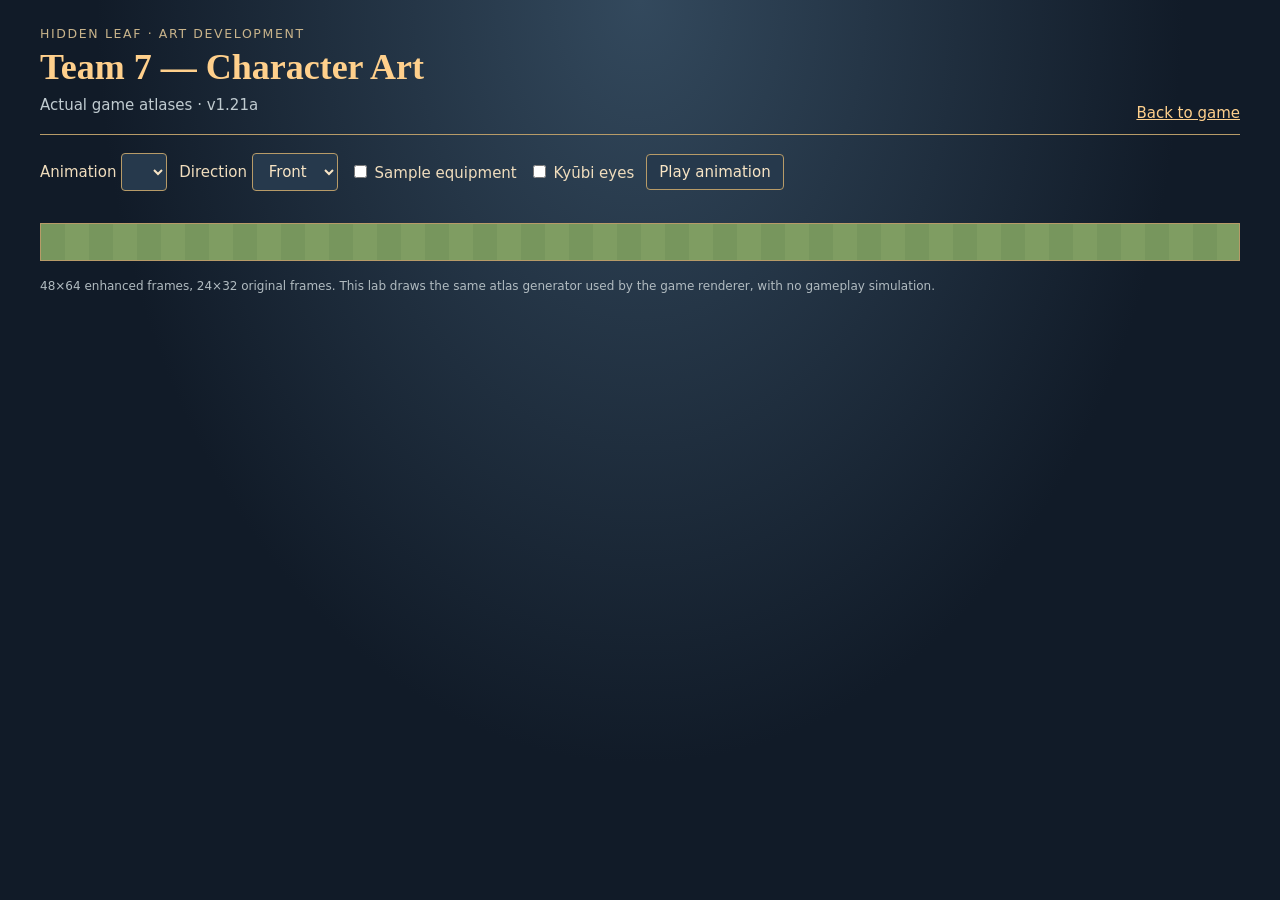
<file: character-art-lab.html>
<!doctype html><html lang="en"><meta charset="utf-8"><meta name="viewport" content="width=device-width,initial-scale=1"><title>Team 7 · Character Art Lab</title><style>
*{box-sizing:border-box}body{margin:0;background:radial-gradient(ellipse at 50% 0%,#33495d,#111b28 60%);color:#f0ddbd;font:15px system-ui;min-height:100vh;padding:24px}main{max-width:1200px;margin:auto}header{display:flex;align-items:end;justify-content:space-between;gap:10px;flex-wrap:wrap;border-bottom:1px solid #b79b68;padding-bottom:12px}h1{font:700 36px Georgia;margin:4px 0;color:#ffd08c}small{letter-spacing:.13em;color:#c9b48b}p{color:#c0cbd0;margin:8px 0}label,button,select{font:inherit}button,select{background:#26394c;color:#f8e5c5;border:1px solid #b79b68;padding:8px 12px;border-radius:4px}button{cursor:pointer}button:focus-visible,select:focus-visible{outline:2px solid #ffcc85}.controls{display:flex;flex-wrap:wrap;gap:12px;align-items:center;margin:18px 0}.roster{display:grid;grid-template-columns:repeat(4,minmax(0,1fr));gap:14px}article{min-width:0;border:1px solid #8d795b;background:linear-gradient(150deg,#273a4a,#172532);box-shadow:0 7px 16px #0004;padding:12px}h2{font:700 21px Georgia;margin:0;color:#ffe0a8}.role{font-size:12px;color:#c6b997;margin:4px 0 12px}.comparison{display:flex;gap:8px;justify-content:center;align-items:end}.comparison>div{flex:1;min-width:0;text-align:center}.comparison canvas{width:100%;max-width:144px;aspect-ratio:3/4;image-rendering:pixelated;display:block;margin:6px auto;background:linear-gradient(transparent 87%,#425f554f 87%);border-bottom:1px solid #a4a996}.comparison span{font-size:10px;letter-spacing:.1em;color:#e2cc9f}.portrait{display:flex;align-items:center;gap:10px;margin:12px 0 0;border-top:1px solid #677b80;padding-top:9px}.portrait canvas{width:72px;height:57px;image-rendering:pixelated;background:#172431;border:1px solid #85785b}.portrait div{font-size:12px;line-height:1.5}.ground{background:repeating-linear-gradient(90deg,#77965d 0 24px,#7f9d62 24px 48px);padding:18px 16px;border:1px solid #b79b68;margin-top:14px;display:flex;align-items:end;justify-content:space-around;gap:10px;flex-wrap:wrap}.ground>div{text-align:center;color:#172d28;font-weight:bold;font-size:12px}.ground canvas{display:block;margin:auto;width:48px;height:64px;image-rendering:pixelated;filter:drop-shadow(2px 3px 0 #345e3f66)}footer{font-size:12px;color:#b1bbc0;margin-top:18px}@media(max-width:840px){.roster{grid-template-columns:repeat(2,minmax(0,1fr))}}@media(max-width:420px){body{padding:12px}h1{font-size:27px}.roster{gap:8px}article{padding:8px}.portrait canvas{width:48px;height:38px}}@media(prefers-reduced-motion:reduce){*{scroll-behavior:auto}}
</style><main><header><div><small>HIDDEN LEAF · ART DEVELOPMENT</small><h1>Team 7 — Character Art</h1><p>Actual game atlases · v1.21a</p></div><a href="./index.html" style="color:#ffd08c">Back to game</a></header><div class="controls"><label>Animation <select id="anim"></select></label><label>Direction <select id="dir"><option value="0">Front</option><option value="1">Left</option><option value="2">Right</option><option value="3">Back</option></select></label><label><input type="checkbox" id="gear"> Sample equipment</label><label><input type="checkbox" id="kyubi"> Kyūbi eyes</label><button id="play" aria-pressed="false">Play animation</button></div><div class="roster" id="roster"></div><div class="ground" id="ground"></div><footer>48×64 enhanced frames, 24×32 original frames. This lab draws the same atlas generator used by the game renderer, with no gameplay simulation.</footer></main><script type="module">
import {makeActorSheet,makeEnhancedActorSheet,ANIMS,ACTOR_COLS} from './src/pixel-art.js';
const $=id=>document.getElementById(id),roster=[['player','Naruto','Shadow clones · Rasengan'],['sasuke','Sasuke','Sharingan · Chidori'],['sakura','Sakura','Medical ninjutsu · strength'],['npc','Kakashi','Copy ninja · Raikiri']];
const equipment={head:{color:'#e6d2a9',accent:'#5a3242'},torso:{color:'#536e8a',accent:'#a7bed0'},legs:{color:'#c6ad81'},feet:{color:'#e4c79b'},weapon:{color:'#d5e0dd',accent:'#3e5263'}};
for(const k of Object.keys(ANIMS)){const o=document.createElement('option');o.value=k;o.textContent=k;$('anim').append(o)}let playing=false,start=0;const views=roster.map(([kind,name,role])=>{const a=document.createElement('article');a.innerHTML=`<h2>${name}</h2><p class="role">${role}</p><div class="comparison"><div><canvas width="144" height="192"></canvas><span>ORIGINAL</span></div><div><canvas width="144" height="192"></canvas><span>ENHANCED</span></div></div><div class="portrait"><canvas width="96" height="76"></canvas><div>Portrait crop<br>Same sprite atlas</div></div>`;$('roster').append(a);const g=document.createElement('div');g.innerHTML=`<canvas width="48" height="64"></canvas>${name}`;$('ground').append(g);return {kind,canvases:[...a.querySelectorAll('canvas'),g.querySelector('canvas')]};});
function rebuild(){for(const v of views){const g=$('gear').checked?equipment:null,k=$('kyubi').checked&&v.kind==='player';v.old=makeActorSheet(v.kind,g,k);v.new=makeEnhancedActorSheet(v.kind,g,k);}draw(0);}
function draw(ms){const a=ANIMS[$('anim').value],f=a.start+(playing?Math.floor((ms-start)*a.fps/1000)%a.count:0),d=Number($('dir').value);for(const v of views){v.canvases.forEach((c,i)=>{const t=i===0?v.old:v.new,w=t.width/ACTOR_COLS,h=t.height/4,ctx=c.getContext('2d');ctx.clearRect(0,0,c.width,c.height);ctx.imageSmoothingEnabled=false;ctx.drawImage(t,i===2?0:f*w,i===2?0:d*h,w,i===2?h*19/32:h,0,0,c.width,c.height);});}}
for(const k of ['gear','kyubi'])$(k).onchange=rebuild;for(const k of ['anim','dir'])$(k).onchange=()=>{start=performance.now();draw(start)};$('play').onclick=()=>{playing=!playing;start=performance.now();$('play').textContent=playing?'Pause animation':'Play animation';$('play').setAttribute('aria-pressed',String(playing));draw(start);if(playing)requestAnimationFrame(loop);};function loop(t){if(!playing)return;draw(t);requestAnimationFrame(loop);}rebuild();window.labReady=true;
</script></html>
</file>
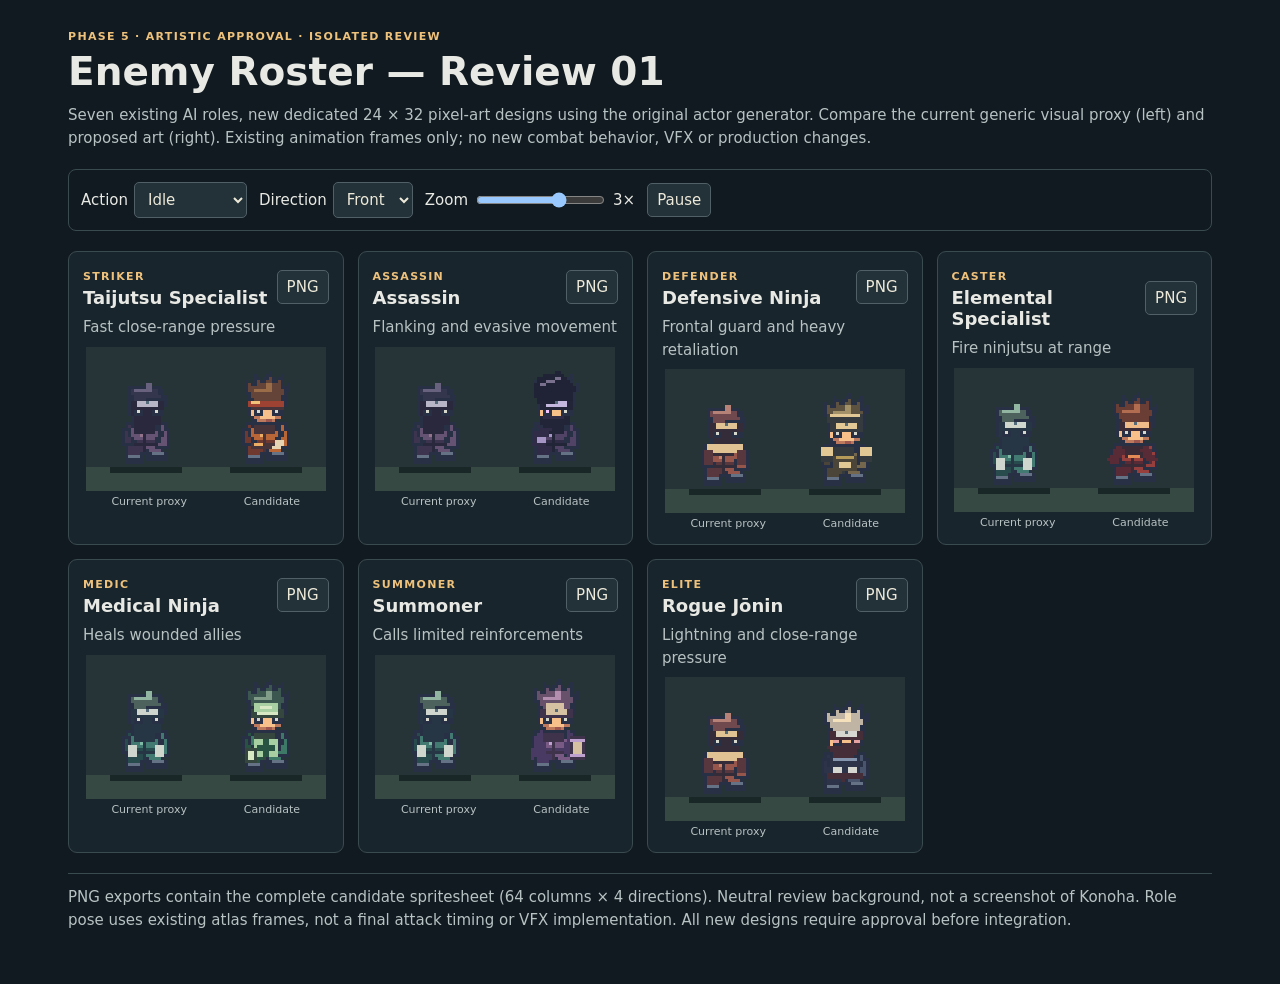
<file: enemy-review-phase5.html>
<!doctype html><html lang="en"><head><meta charset="utf-8"><meta name="viewport" content="width=device-width,initial-scale=1"><title>Shinobi Art Lab — Enemy Roster 01</title><style>:root{color-scheme:dark;--zoom:3}*{box-sizing:border-box}body{margin:0;background:#111a20;color:#e8e9e4;font:15px system-ui,sans-serif}main{max-width:1180px;margin:auto;padding:26px 18px 45px}h1{font-size:clamp(26px,4vw,39px);margin:5px 0 10px}small{color:#efc27c;letter-spacing:.12em;text-transform:uppercase;font-size:11px;font-weight:700}p{color:#b7c2c3;line-height:1.5;margin:8px 0}.controls{margin:20px 0;display:flex;gap:12px;flex-wrap:wrap;align-items:center;padding:12px;border:1px solid #3a4b50;border-radius:8px}.controls label{display:flex;gap:6px;align-items:center}button,select{font:inherit;background:#233239;color:#ede9d9;border:1px solid #506066;border-radius:5px;padding:7px 9px;cursor:pointer}#units{display:grid;grid-template-columns:repeat(auto-fit,minmax(270px,1fr));gap:14px}.unit{padding:14px;border:1px solid #3a4b50;border-radius:9px;background:#19252c;overflow:auto}.header{display:flex;justify-content:space-between;align-items:center;gap:8px}h2{font-size:18px;margin:3px 0 0}.unit canvas{display:block;margin:auto;image-rendering:pixelated;width:calc(80px * var(--zoom));height:calc(48px * var(--zoom));max-width:none}.labels{display:flex;justify-content:space-around;font-size:11px;color:#b7c2c3;margin-top:4px}.foot{border-top:1px solid #3a4b50;margin-top:20px;padding-top:12px}</style></head><body><main><small>Phase 5 · artistic approval · isolated review</small><h1>Enemy Roster — Review 01</h1><p>Seven existing AI roles, new dedicated 24 × 32 pixel-art designs using the original actor generator. Compare the current generic visual proxy (left) and proposed art (right). Existing animation frames only; no new combat behavior, VFX or production changes.</p><div class="controls"><label>Action <select id="action"><option value="idle">Idle</option><option value="walk">Walk</option><option value="run">Run</option><option value="attack">Attack</option><option value="signature">Role pose</option><option value="hit">Hit</option><option value="guard">Guard</option><option value="dash">Dash</option></select></label><label>Direction <select id="dir"><option value="0">Front</option><option value="1">Left</option><option value="2">Right</option><option value="3">Back</option></select></label><label>Zoom <input id="zoom" type="range" min="1" max="4" value="3"><span id="zlabel">3×</span></label><button id="pause">Pause</button></div><div id="units"></div><p class="foot">PNG exports contain the complete candidate spritesheet (64 columns × 4 directions). Neutral review background, not a screenshot of Konoha. Role pose uses existing atlas frames, not a final attack timing or VFX implementation. All new designs require approval before integration.</p></main><script>// Original, deterministic pixel sheets. All primitives rasterize on integer pixels;
// no generated image or third-party character assets are needed.
const ACTOR_W=24,ACTOR_H=32,ACTOR_COLS=64,DIRS=['down','left','right','up'];
const ANIMS={idle:{start:0,count:2,fps:3},walk:{start:2,count:4,fps:9},run:{start:6,count:4,fps:13},attack:{start:10,count:3,fps:14},hit:{start:13,count:1,fps:1},cast:{start:14,count:2,fps:9},kick:{start:16,count:3,fps:14},finish:{start:19,count:3,fps:12},thrust:{start:22,count:4,fps:12},release:{start:26,count:4,fps:12},seal:{start:30,count:4,fps:10},slam:{start:34,count:4,fps:12},rasengan:{start:38,count:6,fps:12},guard:{start:44,count:4,fps:8},charge:{start:48,count:4,fps:8},dash:{start:52,count:4,fps:24},brake:{start:56,count:2,fps:18},guardBreak:{start:58,count:2,fps:8},dashStrike:{start:60,count:4,fps:16}};
const FX_ROWS=['rasengan','clone','hit','dash','shuriken','wind','kunai','substitute','giant','water','ice','lightning','fire','heal','earth','focus','shockwave','sparks','slash','firetrail','dragon','wall','cracks','aura','storm','infernoOrb','infernoBurst','infernoEmber','infernoTrail','infernoGround'];
const FX_SIZE=32,FX_COLS=8;
const TECH_ART={
 naruto:{' ':{pose:'thrust',fx:'rasengan'},f:{pose:'release',fx:'wind'},l:{pose:'seal',fx:'clone'},g:{pose:'thrust',fx:'giant'}},
 sasuke:{' ':{pose:'thrust',fx:'lightning'},f:{pose:'release',fx:'fire'},l:{pose:'seal',fx:'focus'},g:{pose:'slam',fx:'storm'}},
 sakura:{' ':{pose:'slam',fx:'earth'},f:{pose:'slam',fx:'cracks'},l:{pose:'seal',fx:'heal'},g:{pose:'slam',fx:'cracks'}},
 kakashi:{' ':{pose:'thrust',fx:'lightning'},f:{pose:'release',fx:'dragon'},l:{pose:'seal',fx:'wall'},g:{pose:'slam',fx:'storm'}}
};
function artFor(character,key){return TECH_ART[character]?.[key]||null;}
const TREE_W=40,TREE_H=48;
const ink='#273044',skin='#f7c08a',skinShade='#bc795d',skinLight='#ffe0a8';
const PALETTES={
striker:{"hair":"#644438","hairLight":"#9a6d48","hairShade":"#372c30","shirt":"#b86538","shade":"#6f3930","light":"#ebac65","trim":"#47333a","metal":"#dfcead"},
assassin:{"hair":"#33314f","hairLight":"#79708e","hairShade":"#202235","shirt":"#514366","shade":"#302c47","light":"#a696c5","trim":"#222537","metal":"#c4b8de"},
defender:{"hair":"#5d5140","hairLight":"#a39169","hairShade":"#3e352c","shirt":"#75674d","shade":"#4a4538","light":"#b69a59","trim":"#343a3d","metal":"#e1c895"},
caster:{"hair":"#6a3e35","hairLight":"#b26c4f","hairShade":"#442b2c","shirt":"#963f3d","shade":"#582b36","light":"#e38b57","trim":"#3b2b36","metal":"#efbb89"},
medic:{"hair":"#3c5650","hairLight":"#819d8a","hairShade":"#293b39","shirt":"#3d7966","shade":"#285343","light":"#a7cfa2","trim":"#34463e","metal":"#d8e7c4"},
summoner:{"hair":"#68526b","hairLight":"#b48eaf","hairShade":"#3d354c","shirt":"#785a85","shade":"#493a63","light":"#bfa1cf","trim":"#3e334a","metal":"#d6c2a2"},
elite:{"hair":"#c0b4a4","hairLight":"#f4e0ba","hairShade":"#75696c","shirt":"#49556d","shade":"#2d344a","light":"#8595ad","trim":"#462e38","metal":"#d7d7d1"},
 jiraiya:{hair:'#dedfd7',hairLight:'#fff9ed',hairShade:'#8d9696',shirt:'#8d9b70',shade:'#515f4a',light:'#bec69d',trim:'#973d39',metal:'#dedcc7'},
 lee:{hair:'#27372f',hairLight:'#4e6654',hairShade:'#1a2826',shirt:'#5b9b52',shade:'#35633d',light:'#a5c675',trim:'#d08041',metal:'#d9d9c8'},
 neji:{hair:'#5f463f',hairLight:'#997466',hairShade:'#3c3031',shirt:'#e1d8bb',shade:'#9c9a86',light:'#f7ebcf',trim:'#63716b',metal:'#c7d4d8'},
 kimimaro:{hair:'#dcded5',hairLight:'#f9f5e9',hairShade:'#989b9b',shirt:'#d6d6ca',shade:'#90918e',light:'#f1ead7',trim:'#786389',metal:'#eee6d5'},
 orochimaru:{hair:'#262437',hairLight:'#4b465c',hairShade:'#171825',shirt:'#c9c6b8',shade:'#82798a',light:'#f0e5d0',trim:'#8a65a9',metal:'#dcd4d8'},
 gaara:{hair:'#aa4b42',hairLight:'#d47b62',hairShade:'#70383b',shirt:'#95624e',shade:'#65463e',light:'#c8a37b',trim:'#e1caa5',metal:'#c6c0ab'},
 sasuke:{hair:'#35384e',hairLight:'#777a9b',hairShade:'#23283b',shirt:'#465a8e',shade:'#303c67',light:'#8393bf',trim:'#e2dcca',metal:'#c3cbd7'},
 player:{hair:'#f4c848',hairLight:'#fff0a1',hairShade:'#bf8739',shirt:'#f58b36',shade:'#b94b30',light:'#ffb650',trim:'#26344c',metal:'#bacfd3'},
 npc:{hair:'#c4d3df',hairLight:'#f0f4f8',hairShade:'#8495ae',shirt:'#78935a',shade:'#475e46',light:'#a5ba76',trim:'#26344c',metal:'#c6d6dd'},
 enemy:{hair:'#34364d',hairLight:'#69627e',hairShade:'#262839',shirt:'#665272',shade:'#3d354f',light:'#93748a',trim:'#29283c',metal:'#b8b6c6'},
 thrower:{hair:'#4d625d',hairLight:'#91b5a1',hairShade:'#304840',shirt:'#427a71',shade:'#284b4d',light:'#7fbaa6',trim:'#263644',metal:'#ced6ce'},
 guard:{hair:'#70494f',hairLight:'#b68176',hairShade:'#422d3c',shirt:'#97564b',shade:'#58373f',light:'#c98468',trim:'#352c39',metal:'#e0c293'},
 sakura:{hair:'#df7b92',hairLight:'#ffc0bb',hairShade:'#ad536f',shirt:'#c64e5f',shade:'#86364b',light:'#e88b85',trim:'#57394d',metal:'#e9d4cf'},
 teuchi:{hair:'#e9dec2',hairLight:'#fff7e7',hairShade:'#b6a78e',shirt:'#e5d7b9',shade:'#99876e',light:'#f8efda',trim:'#695646',metal:'#ede1c5'},
 tenten:{hair:'#593e39',hairLight:'#a57b65',hairShade:'#3b2830',shirt:'#ddadad',shade:'#a66877',light:'#ffe1c9',trim:'#4d4453',metal:'#cfdae1'},
 iruka:{hair:'#684536',hairLight:'#a47853',hairShade:'#392e35',shirt:'#779768',shade:'#43594d',light:'#a1be8a',trim:'#354457',metal:'#c0d2d7'},
 kabuto:{hair:'#a8b7bd',hairLight:'#e1e8e6',hairShade:'#788491',shirt:'#75637d',shade:'#413b54',light:'#aa94af',trim:'#d5c8b0',metal:'#b7d6d7'},
 zabuza:{hair:'#313746',hairLight:'#6a7781',hairShade:'#222737',shirt:'#687e87',shade:'#384c5b',light:'#9eafb6',trim:'#344051',metal:'#d5dde0'},
 haku:{hair:'#272d3e',hairLight:'#67748a',hairShade:'#1d2434',shirt:'#6a9e8c',shade:'#385f60',light:'#a3cfb4',trim:'#6a455d',metal:'#e8e8dc'},
 shikamaru:{hair:'#34393b',hairLight:'#626966',hairShade:'#242a30',shirt:'#859673',shade:'#4a5c50',light:'#b1c09b',trim:'#343b45',metal:'#c4c9be'},
 clone:{hair:'#edc448',hairLight:'#fff0a1',hairShade:'#bf8739',shirt:'#f58b36',shade:'#b94b30',light:'#ffb650',trim:'#26344c',metal:'#bacfd3'}
};
function canvas(w,h){const c=document.createElement('canvas');c.width=w;c.height=h;return c;}
function cell(w,h){
 const c=canvas(w,h),ctx=c.getContext('2d');ctx.imageSmoothingEnabled=false;
 function rect(x,y,w,h,col){if(w<=0||h<=0)return;ctx.fillStyle=col;ctx.fillRect(Math.round(x),Math.round(y),Math.round(w),Math.round(h));}
 function poly(pts,col){const xs=pts.map(p=>p[0]),ys=pts.map(p=>p[1]);for(let y=Math.max(0,Math.floor(Math.min(...ys)));y<=Math.min(h-1,Math.ceil(Math.max(...ys)));y++)for(let x=Math.max(0,Math.floor(Math.min(...xs)));x<=Math.min(w-1,Math.ceil(Math.max(...xs)));x++){let inside=false;for(let i=0,j=pts.length-1;i<pts.length;j=i++){const a=pts[i],b=pts[j];if((a[1]>y+.5)!==(b[1]>y+.5)&&x+.5<(b[0]-a[0])*(y+.5-a[1])/(b[1]-a[1])+a[0])inside=!inside;}if(inside)rect(x,y,1,1,col);}}
 function ellipse(x,y,rx,ry,col){for(let yy=Math.floor(y-ry);yy<=Math.ceil(y+ry);yy++)for(let xx=Math.floor(x-rx);xx<=Math.ceil(x+rx);xx++)if(((xx+.5-x)/rx)**2+((yy+.5-y)/ry)**2<=1)rect(xx,yy,1,1,col);}
 function line(x,y,xx,yy,col,w=1){const n=Math.max(1,Math.ceil(Math.max(Math.abs(xx-x),Math.abs(yy-y))));for(let i=0;i<=n;i++)rect(Math.round(x+(xx-x)*i/n)-Math.floor(w/2),Math.round(y+(yy-y)*i/n)-Math.floor(w/2),w,w,col);}
 return {c,ctx,rect,poly,ellipse,line};
}
// Dedicated Shukaku chakra avatar; original procedural directional atlas.
function shukakuCell(dir,frame){
 const s=cell(24,32),{rect,poly,line,ellipse}=s,outline='#493e41',shade='#9a7048',sand='#d6b076',light='#f3d69b',mark='#4b485d',eye='#ffe76b',back=dir===3,side=dir===1||dir===2;
 const step=frame>=2&&frame<=9?[-1,0,1,0][(frame-2)%4]:0,cast=frame===14||frame===15||frame>=22,attack=frame>=10&&frame<=12||frame>=16&&frame<=21;
 poly([[5,21],[10,21],[10,28+step],[8,31],[2,31],[3,27]],outline);poly([[6,22],[9,23],[8,28+step],[3,29],[4,26]],sand);
 poly([[13,21],[18,21],[21,29-step],[21,31],[14,31],[12,27]],outline);poly([[14,22],[17,23],[19,28-step],[15,29]],sand);
 ellipse(12,18,8,10,outline);ellipse(12,18,7,9,sand);ellipse(11,16,5,6,light);
 const ay=cast?11:attack?16:23+step,by=cast?10:attack?14:23-step;
 line(7,14,3,ay,outline,7);line(7,14,3,ay,sand,5);line(17,14,20,by,outline,7);line(17,14,20,by,sand,5);
 for(let j=0;j<3;j++){rect(1+j*2,ay+2,1,2,light);rect(18+j*2,by+2,1,2,light);}
 poly([[4,12],[4,2],[9,6],[15,6],[20,2],[20,12],[17,16],[7,16]],outline);poly([[5,10],[5,4],[9,7],[15,7],[19,4],[19,11],[16,15],[8,15]],sand);poly([[6,5],[8,8],[6,9]],shade);poly([[18,5],[16,8],[18,9]],shade);
 if(!back){if(side){rect(dir===1?5:15,9,5,3,mark);rect(dir===1?6:16,10,3,1,eye);}else{rect(6,9,5,3,mark);rect(13,9,5,3,mark);rect(7,10,3,1,eye);rect(14,10,3,1,eye);}rect(10,12,4,2,outline);rect(8,14,8,1,mark);rect(10,14,1,1,light);rect(14,14,1,1,light);}else{line(8,9,16,9,mark,2);line(12,7,12,12,mark,1);}
 line(10,17,7,20,mark,2);line(7,20,11,23,mark,2);line(14,17,17,20,mark,2);line(17,20,13,23,mark,2);rect(11,24,3,2,mark);
 return s.c;
}
// White Serpent: dedicated coiled-body directional pixel art.
function whiteSerpentCell(dir,frame){
 const s=cell(24,32),{rect,poly,line,ellipse}=s,ink='#423b51',shade='#a6a1b6',white='#e4e0db',light='#fff5e6',purple='#82629c',eye='#f5d858',back=dir===3,side=dir===1||dir===2,attack=frame>=10&&frame<=12||frame>=16&&frame<=21,cast=frame===14||frame===15||frame>=22;
 const wig=frame>=2&&frame<=9?[-1,0,1,0][(frame-2)%4]:0,hx=side?(dir===1?9:15):12,hy=attack?7:cast?5:6+wig;
 ellipse(12,26,11,5,ink);ellipse(12,25,10,5,shade);ellipse(12,24,9,3,white);
 ellipse(12,21,9,5,ink);ellipse(12,20,8,5,white);ellipse(12,20,5,2,shade);
 line(10,24,16,18,ink,9);line(10,24,16,18,white,7);line(16,18,hx,hy+5,ink,10);line(16,18,hx,hy+5,white,8);line(hx-1,hy+6,14,18,light,2);
 for(let i=0;i<4;i++){line(11+i%2,17+i*2,16,18+i*2,purple,1);}
 poly([[hx-7,hy],[hx-4,hy-3],[hx+4,hy-3],[hx+7,hy],[hx+6,hy+6],[hx+3,hy+9],[hx-4,hy+9],[hx-7,hy+5]],ink);
 poly([[hx-6,hy],[hx-3,hy-2],[hx+3,hy-2],[hx+6,hy],[hx+5,hy+5],[hx+3,hy+8],[hx-3,hy+8],[hx-6,hy+4]],white);
 rect(hx-4,hy-1,8,1,light);if(!back){if(side){const ex=dir===1?hx-5:hx+2;rect(ex,hy+2,3,3,purple);rect(ex+1,hy+3,1,2,eye);}else{rect(hx-5,hy+2,4,3,purple);rect(hx+1,hy+2,4,3,purple);rect(hx-4,hy+3,2,1,eye);rect(hx+2,hy+3,2,1,eye);}rect(hx-3,hy+6,6,attack?3:1,ink);rect(hx-3,hy+6,1,2,light);rect(hx+2,hy+6,1,2,light);if(attack||cast)rect(hx,hy+8,1,3,'#be6884');}else line(hx-3,hy+2,hx+3,hy+5,purple,2);
 for(let i=0;i<4;i++)rect(4+i*4,28+(i%2),2,1,purple);
 return s.c;
}
function actorCell(kind,dir,frame,gear=null,kyubi=false){
 if(kind==='whiteSerpent')return whiteSerpentCell(dir,frame);
 if(kind==='shukaku')return shukakuCell(dir,frame);
 const extra=frame>=44?frame-44:-1;if(extra>=0)frame=[14,14,15,14,14,14,15,15,6,7,8,9,6,0,13,13,6,10,11,12][extra];
 const ras=frame>=38?frame-38:-1;if(ras>=0)frame=[14,14,14,7,12,0][ras];
 const special=frame>=22?Math.floor((frame-22)/4):-1,stage=frame>=22?(frame-22)%4:0;if(special>=0)frame=[14,14,15,14][stage];
 const sage=kind==='jiraiyaSage';if(sage)kind='jiraiya';const sasukeForm=kind==='sasukeSharingan'?1:kind==='sasukeMarked'?2:kind==='sasukeCursed'?3:kind==='sasukeInjured'?4:0;if(sasukeForm)kind='sasuke';const kimiForm=kind==='kimiMarked'?1:kind==='kimiCursed'?2:0;if(kimiForm)kind='kimimaro';const role=kind;const p=sasukeForm===3?{hair:'#56516d',hairLight:'#8782a2',hairShade:'#363247',shirt:'#847d91',shade:'#534f69',light:'#b0a7bd',trim:'#ddd9d7',metal:'#c8c7df'}:kimiForm===2?{hair:'#d6d6ce',hairLight:'#eee9df',hairShade:'#8b878d',shirt:'#8e7c74',shade:'#645956',light:'#b5a091',trim:'#554653',metal:'#f2eada'}:PALETTES[kind],s=cell(24,32),{rect,poly,line}=s;if(kind==='guard'||kind==='thrower')kind='enemy';
 const side=dir===1||dir===2,back=dir===3,run=frame>=6&&frame<=9,walk=frame>=2&&frame<=5,attack=frame>=10&&frame<=12||frame>=16,cast=frame===14||frame===15,kick=frame>=16&&frame<=18,finish=frame>=19;
 const f=walk?(frame-2):run?(frame-6):0,step=[-3,0,3,0][f],bob=(walk||run)&&f%2===1?1:frame===1?1:0;
 const phase=kick?frame-16:finish?frame-19:attack?frame-10:cast?frame-14:0;const lean=ras>=0&&kind==='player'?(side?[0,-1,0,3,2,0][ras]:0):side&&run?2:side&&attack?(phase===1?2:0):0;const hx=12+lean,hy=8+bob,bodyY=16+bob;
 // side frames are painted facing right, mirrored for left.
 function limb(x,y,xx,yy,c,w=4){line(x,y,xx,yy,ink,w+2);line(x,y,xx,yy,c,w);}
 if(side){
   limb(10,23,8-step,28,p.shade,3);rect(5-step,28,6,3,ink);rect(6-step,28,4,1,p.trim);
   limb(13,23,13+step,28,p.shirt,4);rect(11+step,28,6,3,ink);rect(12+step,28,4,1,'#657286');
   const ax=run?4:attack?[6,18,14][phase]:cast?15+phase:8-step,ay=run?20:attack?[20,17,21][phase]:cast?18:21;
   limb(10,bodyY+2,ax,ay,p.shade,3);
 }else{
   limb(9,23,8,28+(step>0?-1:0),p.shade,4);rect(5,28+(step>0?-1:0),6,3,ink);
   limb(14,23,15,28+(step<0?-1:0),p.shirt,4);rect(13,28+(step<0?-1:0),6,3,ink);
   rect(6,28+(step>0?-1:0),4,1,'#657286');rect(14,28+(step<0?-1:0),4,1,'#657286');
   limb(7,bodyY+2,run?5:attack?[8,4,6][phase]:6,run?18:22+(step>0?1:0),p.shade,3);
   limb(16,bodyY+2,run?19:attack?[15,21,18][phase]:17,run?18:cast?18-phase:22+(step<0?1:0),p.shirt,3);
 }
 // jacket silhouette, shoulder panels, zipper and belt.
 poly([[7+lean,bodyY],[16+lean,bodyY],[18,bodyY+4],[16,25],[8,25],[6,bodyY+4]],ink);
 poly([[8+lean,bodyY+1],[15+lean,bodyY+1],[16,bodyY+4],[15,24],[9,24],[7,bodyY+4]],p.shirt);
 rect(9,23,6,1,p.shade);rect(8+lean,bodyY+1,7,3,p.trim);
 if(kind==='npc'){rect(8,bodyY+4,4,5,p.shade);rect(13,bodyY+4,3,5,p.light);}
 else if(!back){rect(side?15:11,bodyY+4,1,6,p.trim);rect(side?14:10,bodyY+4,1,1,p.light);}
 else{rect(10,bodyY+4,4,4,'#a33337');rect(11,bodyY+5,2,2,p.light);}
 rect(8,24,8,1,p.trim);
 if(side){const x=run?4:attack?[8,21,17][phase]:cast?17+phase:16+step,y=run?22:attack?[18,16,21][phase]:cast?18-phase:22;limb(14+lean,bodyY+2,x,y,p.shirt,3);rect(x-1,y-1,3,3,skin);rect(x-1,y+1,3,1,skinShade);}
 else if(cast){rect(9,18,3,3,skin);rect(12,18,3,3,skin);rect(11,17,2,1,skinLight);}
 // Distinct combo poses, with the same palette and original 24×32 cell.
 if(kick&&phase===0){if(side){limb(13,23,18,20,p.shirt,4);rect(16,20,4,3,ink);}else{limb(14,23,17,22,p.shirt,4);rect(15,21,4,3,ink);}}if(kick&&phase===2){if(side){limb(13,23,17,25,p.shirt,4);rect(16,25,5,3,ink);}else{limb(14,23,17,27,p.shirt,4);rect(15,27,5,3,ink);}}if(kick&&phase===1){if(side){limb(13,23,22,19,p.shirt,4);rect(20,17,4,4,ink);rect(20,18,3,1,'#657286');}else{limb(14,23,19,back?18:26,p.shirt,4);rect(18,back?16:25,5,3,ink);}}
 if(finish&&phase===0){if(side){limb(11,18,5,15,p.shade,4);limb(15,18,8,13,p.shirt,4);rect(6,11,4,4,skin);}else{limb(8,19,4,22,p.shirt,4);limb(16,19,20,22,p.shirt,4);rect(2,20,4,4,skin);rect(18,20,4,4,skin);}}if(finish&&phase===2){if(side){limb(14,18,19,21,p.shirt,4);rect(18,20,4,4,skin);}else{limb(8,19,5,20,p.shirt,4);limb(16,19,19,20,p.shirt,4);}}if(finish&&phase===1){if(side){limb(11,18,21,13,p.shade,4);limb(15,18,22,15,p.shirt,4);rect(20,12,4,5,skin);}else{limb(8,19,5,13,p.shirt,4);limb(16,19,19,13,p.shirt,4);rect(3,11,4,4,skin);rect(18,11,4,4,skin);}}
 // rounded anime head, outline, shade and a readable face at tiny scale.
 poly([[hx-6,hy-3],[hx+4,hy-4],[hx+7,hy],[hx+6,hy+6],[hx+3,hy+9],[hx-4,hy+9],[hx-6,hy+5]],ink);
 poly([[hx-5,hy-2],[hx+4,hy-3],[hx+6,hy+1],[hx+5,hy+6],[hx+2,hy+8],[hx-3,hy+8],[hx-5,hy+5]],kind==='enemy'?p.trim:skin);
 if(!back&&kind!=='enemy'){rect(hx-4,hy+5,2,2,skinShade);rect(hx+3,hy+6,2,1,skinShade);rect(hx-3,hy+7,6,1,skinShade);}
 const hairPoints=kind==='enemy'?[[hx-6,hy-4],[hx+5,hy-4],[hx+7,hy],[hx+4,hy+2],[hx-5,hy+2]]:[[hx-7,hy-2],[hx-7,hy-6],[hx-4,hy-5],[hx-4,hy-8],[hx-1,hy-6],[hx+2,hy-9],[hx+3,hy-6],[hx+6,hy-8],[hx+6,hy-4],[hx+8,hy-5],[hx+7,hy+1],[hx+4,hy+3],[hx-5,hy+2]];
 poly(hairPoints,ink);
 poly(kind==='enemy'?[[hx-5,hy-3],[hx+4,hy-3],[hx+5,hy],[hx-4,hy+1]]:[[hx-6,hy-3],[hx-6,hy-5],[hx-3,hy-4],[hx-3,hy-6],[hx,hy-5],[hx+2,hy-7],[hx+3,hy-4],[hx+5,hy-6],[hx+5,hy-3],[hx+6,hy-3],[hx+5,hy+1],[hx-4,hy+1]],p.hair);
 rect(hx-4,hy-3,6,1,p.hairLight);rect(hx,hy-5,2,2,p.hairLight);
 if(back){rect(hx-5,hy+2,10,3,p.trim);rect(hx-1,hy+4,2,3,p.trim);rect(hx+1,hy+5,3,2,p.trim);rect(hx-4,hy+1,2,1,p.hairShade);}
 else{
   rect(hx-5,hy+1,11,3,p.trim);rect(side?hx+1:hx-3,hy+1,side?5:7,2,p.metal);rect(side?hx+3:hx,hy+1,1,1,'#536b79');
   if(side){rect(hx+2,hy+4,3,2,ink);rect(hx+3,hy+4,1,1,kind==='player'||kind==='clone'?(kyubi?'#ed3d43':'#61b8d7'):'#d6d8ce');}
   else{rect(hx-4,hy+4,3,2,ink);rect(hx+2,hy+4,3,2,ink);rect(hx-3,hy+4,1,1,kind==='player'||kind==='clone'?(kyubi?'#ed3d43':'#61b8d7'):'#d6d8ce');rect(hx+3,hy+4,1,1,kind==='player'||kind==='clone'?(kyubi?'#ed3d43':'#61b8d7'):'#d6d8ce');}
   if(kind==='npc'||kind==='enemy'){rect(hx-4,hy+6,9,3,p.trim);if(kind==='npc')rect(hx-4,hy+3,4,3,p.trim);}
   else{rect(hx-4,hy+6,2,1,skinShade);rect(hx+3,hy+6,2,1,skinShade);rect(hx,hy+7,2,1,'#9d574e');}
 }
 if(kyubi&&(role==='player'||role==='clone')&&!back){
 const dark='#482235',red='#ff344f',glow='#fff0d6',scar='#8b3944';
 if(side){
  rect(hx+1,hy+3,4,1,dark);rect(hx+1,hy+4,4,2,dark);
  rect(hx+2,hy+4,2,1,red);rect(hx+4,hy+4,1,1,glow);rect(hx+3,hy+5,1,1,red);
  rect(hx-2,hy+5,2,1,scar);rect(hx-1,hy+7,2,1,scar);
  rect(hx+2,hy+7,3,1,dark);rect(hx+3,hy+7,1,1,glow);
 }else{
  rect(hx-5,hy+3,3,1,dark);rect(hx+3,hy+3,3,1,dark);
  rect(hx-4,hy+4,4,2,dark);rect(hx+1,hy+4,4,2,dark);
  rect(hx-4,hy+4,1,1,glow);rect(hx-3,hy+4,2,1,red);rect(hx-2,hy+5,1,1,red);
  rect(hx+4,hy+4,1,1,glow);rect(hx+2,hy+4,2,1,red);rect(hx+2,hy+5,1,1,red);
  rect(hx-4,hy+6,2,1,scar);rect(hx+3,hy+6,2,1,scar);
  rect(hx-2,hy+7,4,1,dark);rect(hx-1,hy+7,1,1,glow);rect(hx+1,hy+7,1,1,glow);
 }
}
 if(role==='sakura'){rect(hx-6,hy-1,2,8,p.hairShade);rect(hx+5,hy-1,2,8,p.hair);rect(hx-5,hy-2,10,3,p.hair);rect(hx-2,hy-3,4,2,p.hairLight);}if(role==='teuchi'){rect(hx-6,hy-6,12,7,p.hair);rect(hx-7,hy-1,14,2,p.hairLight);rect(9,bodyY+3,7,7,'#f3ead8');}if(role==='tenten'){rect(hx-7,hy-7,4,5,p.hair);rect(hx+4,hy-7,4,5,p.hair);rect(hx-6,hy-6,2,2,p.hairLight);}if(role==='iruka'){rect(hx-1,hy-8,4,5,p.hair);if(!back)rect(hx-3,hy+6,7,1,'#a66c56');}
 if(role==='kabuto'){rect(hx-3,hy-7,6,4,p.hairLight);if(back){rect(hx-2,hy+3,4,9,p.hairShade);rect(hx-1,hy+3,2,8,p.hairLight);}else{if(side){rect(hx+1,hy+3,5,4,'#303748');rect(hx+2,hy+4,3,2,'#d4e7eb');}else{rect(hx-5,hy+3,4,4,'#303748');rect(hx+1,hy+3,4,4,'#303748');rect(hx-4,hy+4,2,2,'#d4e7eb');rect(hx+2,hy+4,2,2,'#d4e7eb');rect(hx-1,hy+4,2,1,'#303748');}}rect(7,bodyY+5,10,2,p.trim);if(attack||cast){rect(4,bodyY+4,3,6,'#8cebd2');rect(17,bodyY+4,3,6,'#8cebd2');}}
 if(role==='zabuza'){rect(hx-5,hy+5,11,5,'#d6d9cf');rect(hx-4,hy+6,9,1,'#87999c');line(side?17:19,8,side?21:21,25,'#344051',4);line(side?17:19,8,side?21:21,22,'#b5ced5',3);rect(19,25,3,4,'#795c50');}if(role==='haku'){if(!back){rect(hx-4,hy+1,8,9,'#e7e8dc');rect(hx-3,hy+3,2,1,'#554253');rect(hx+1,hy+3,2,1,'#554253');rect(hx-1,hy+6,2,2,'#b06b78');}rect(hx-6,hy,2,11,p.hair);rect(hx+5,hy,2,11,p.hairShade);}
 if(role==='shikamaru'){rect(hx-2,hy-8,4,5,p.hair);rect(hx-3,hy-7,6,2,p.hairShade);rect(hx-1,hy-9,2,2,p.hairLight);rect(9,bodyY+5,6,2,p.shade);}
 if(role==='guard'){rect(6,17,12,3,p.metal);rect(5,19,3,5,p.shade);rect(16,19,3,5,p.shade);}if(role==='thrower'){rect(6,22,3,4,p.metal);rect(15,22,3,4,p.metal);}
 if(role==='lee'){rect(hx-6,hy-5,12,6,p.hair);rect(hx-5,hy-4,10,1,p.hairLight);if(!back){rect(hx-4,hy+3,3,1,ink);rect(hx+2,hy+3,3,1,ink);}rect(7,25,3,3,p.trim);rect(14,25,3,3,p.trim);}
 if(role==='neji'){rect(hx-6,hy,2,12,p.hair);rect(hx+5,hy,2,12,p.hairShade);if(!back){rect(hx-3,hy+4,2,1,'#e7e6ea');rect(hx+3,hy+4,2,1,'#e7e6ea');}}
 if(role==='kimimaro'){rect(hx-6,hy-4,12,4,p.hair);rect(hx-7,hy-1,3,10,p.hairShade);rect(hx+5,hy-1,3,10,p.hair);rect(hx-6,hy-2,2,8,p.hairLight);if(!back){rect(hx-3,hy,2,1,'#a34d55');rect(hx+2,hy,2,1,'#a34d55');rect(hx-4,hy+3,2,1,'#66845a');rect(hx+2,hy+3,2,1,'#66845a');}rect(7,23,10,3,'#88719c');if(kimiForm===1){line(hx-5,hy+2,hx-2,hy+6,'#453747',2);line(9,17,13,22,'#453747',2);line(15,15,13,18,'#453747',2);}if(kimiForm===2){rect(hx-4,hy+1,8,6,'#987e76');if(!back){rect(hx-4,hy+3,3,1,'#e7ce6b');rect(hx+2,hy+3,3,1,'#e7ce6b');}for(let i=0;i<3;i++){poly([[4,13+i*3],[1,9+i*3],[6,15+i*3]],'#eae4d3');poly([[19,13+i*3],[23,9+i*3],[18,15+i*3]],'#eae4d3');}rect(8,18,8,4,'#9f887d');}if(attack||cast){line(16,19,22,13,'#eee5d3',kimiForm===2?3:2);rect(15,19,2,2,'#b6b5a5');}}
 if(role==='jiraiya'){poly([[hx-7,hy-4],[hx-9,hy+4],[hx-10,hy+14],[hx-6,hy+12],[hx-5,hy+4]],p.hairShade);poly([[hx+5,hy-4],[hx+8,hy+3],[hx+10,hy+14],[hx+5,hy+13],[hx+4,hy+3]],p.hair);line(hx-8,hy+3,hx-8,hy+11,p.hairLight,2);line(hx+6,hy+4,hx+7,hy+11,p.hairLight,2);rect(6+lean,bodyY+2,3,8,'#a84540');rect(15+lean,bodyY+2,3,8,'#a84540');rect(7,24,11,2,'#6e3436');if(!back){rect(hx-5,hy+1,11,3,'#b2b3a4');rect(hx-1,hy+1,3,2,'#544e43');line(hx-4,hy+6,hx-4,hy+9,'#b83c43',2);line(hx+4,hy+6,hx+4,hy+9,'#b83c43',2);if(sage){rect(hx-5,hy+3,4,3,'#b95142');rect(hx+2,hy+3,4,3,'#b95142');rect(hx-4,hy+4,3,1,'#e5c65c');rect(hx+2,hy+4,3,1,'#e5c65c');}}else{rect(8,17,8,7,'#b2443d');rect(11,18,2,4,'#e4d0a5');}}
 if(role==='orochimaru'){rect(hx-6,hy-4,12,4,p.hair);rect(hx-7,hy-1,3,13,p.hair);rect(hx+5,hy-1,3,13,p.hairShade);rect(hx-6,hy+1,2,10,p.hairLight);if(!back){rect(hx-4,hy+2,9,2,'#e9ddd8');rect(hx-4,hy+4,3,2,'#6b478f');rect(hx+2,hy+4,3,2,'#6b478f');rect(hx-3,hy+4,1,1,'#ead06b');rect(hx+3,hy+4,1,1,'#ead06b');rect(hx-1,hy+7,3,1,'#64475d');}rect(6,23,12,3,'#79559c');rect(9,24,6,3,'#a88ac7');if(attack){line(16,19,22,12,'#d7dce0',2);rect(16,19,2,3,'#514563');}}
 if(role==='gaara'){rect(5,17,4,10,'#bd9c68');rect(4,19,5,6,'#d0b58a');rect(5,16,3,2,'#8d6348');if(!back)rect(hx+3,hy-1,2,2,'#a74646');}
 if(role==='sasuke'){if(!back){rect(hx-5,hy-2,3,5,p.hair);rect(hx+4,hy-2,2,6,p.hairShade);rect(hx+3,hy+4,1,1,'#bc6a72');}else{rect(10,bodyY+4,4,2,'#b65a55');rect(11,bodyY+6,2,2,'#e9dfd1');}rect(8,24,8,2,'#c7c7d6');if(sasukeForm===3){rect(hx-4,hy+2,8,6,'#8e879f');if(!back){rect(hx-4,hy+4,3,1,'#e6dc7d');rect(hx+2,hy+4,3,1,'#e6dc7d');}poly([[4,16],[0,7],[5,11],[8,19]],'#716889');poly([[20,16],[24,7],[19,11],[16,19]],'#716889');}else if(sasukeForm===4){if(!back){line(hx-4,hy+5,hx-2,hy+7,'#93626b',1);line(hx+2,hy+3,hx+4,hy+5,'#a27173',1);rect(hx-2,hy+7,2,1,'#79505d');}poly([[8,17],[11,19],[9,21]],'#b99588');poly([[15,21],[13,23],[17,23]],'#7b6a77');rect(8,26,2,2,'#a49b9d');}else if(sasukeForm){if(!back){rect(hx-4,hy+4,2,1,'#c94450');rect(hx+2,hy+4,2,1,'#c94450');}if(sasukeForm===2){line(hx-4,hy+2,hx-1,hy+7,'#39303e',2);line(8,17,13,21,'#39303e',2);line(15,15,17,18,'#39303e',2);}}}
 if(gear&&['player','sasuke','sakura','npc'].includes(role)){
 const {head,torso,legs,feet,weapon,offhand,accessory}=gear;
 if(head){rect(hx-5,hy+1,11,3,head.accent);rect(side?hx+1:hx-3,hy+1,side?5:7,2,head.color);rect(hx+1,hy+1,1,1,'#ecf6eb');}
 if(torso){poly([[8+lean,bodyY+2],[15+lean,bodyY+2],[16,bodyY+5],[15,24],[9,24],[7,bodyY+5]],torso.color);rect(9,bodyY+5,3,3,torso.accent);rect(13,bodyY+5,2,3,torso.accent);rect(12,bodyY+3,1,5,ink);}
 if(legs){if(side){line(10,24,8-step,27,legs.color,2);line(13,24,13+step,27,legs.color,3);}else{rect(7,25,4,3,legs.color);rect(13,25,4,3,legs.color);}}
 if(feet){if(side){rect(6-step,28,4,2,feet.color);rect(12+step,28,4,2,feet.color);}else{rect(6,28+(step>0?-1:0),4,2,feet.color);rect(14,28+(step<0?-1:0),4,2,feet.color);}}
 if(weapon){const wx=side?(run?5:attack?[8,21,17][phase]:cast?17+phase:16+step):17,wy=side?(run?22:attack?[18,16,21][phase]:cast?18-phase:22):22;line(wx,wy,Math.min(23,wx+2),Math.max(1,wy-6),weapon.accent,3);line(wx,wy-1,Math.min(23,wx+2),Math.max(1,wy-6),weapon.color,1);}
 if(offhand){rect(side?8:5,bodyY+5,3,3,offhand.accent);rect(side?9:6,bodyY+5,2,2,offhand.color);}
 if(accessory){rect(11,bodyY+3,2,3,accessory.accent);rect(11,bodyY+4,2,2,accessory.color);}
 }
 // Phase 5 review candidate: role-specific silhouettes and equipment (presentation only).
 if(role==='striker'){
  rect(hx-6,hy+1,12,2,'#9e4234');rect(hx-5,hy+1,3,1,'#f2c179');
  rect(7,24,10,2,p.trim);rect(8,24,3,1,p.light);rect(15,bodyY+6,3,2,'#e5d3b4');rect(14,bodyY+8,3,1,'#e5d3b4');
 }else if(role==='assassin'){
  poly([[hx-7,hy-3],[hx-6,hy-7],[hx+2,hy-9],[hx+7,hy-4],[hx+6,hy+1],[hx-6,hy+2]],p.hairShade);
  line(hx-5,hy-5,hx+1,hy-7,p.hairLight);if(!back){rect(hx-5,hy+6,10,3,p.trim);rect(hx-4,hy+6,7,1,p.shade);rect(hx+(side?3:-3),hy+4,1,1,'#f2c3ff');}
  poly([[7,bodyY+2],[11,bodyY+2],[8,26],[4,25]],p.shade);rect(6,22,3,2,p.light);
 }else if(role==='defender'){
  rect(4,bodyY+1,4,5,p.trim);rect(4,bodyY+1,4,3,p.metal);rect(17,bodyY+1,4,5,p.trim);rect(17,bodyY+1,4,3,p.metal);
  rect(8,bodyY+4,8,5,p.shade);rect(9,bodyY+4,6,1,p.light);rect(10,bodyY+6,4,2,p.metal);
  rect(hx-6,hy-2,12,3,p.trim);rect(hx-5,hy-2,10,1,p.metal);
 }else if(role==='caster'){
  poly([[7,bodyY],[9,bodyY+3],[6,24],[3,23]],p.shade);poly([[16,bodyY],[14,bodyY+3],[17,24],[20,23]],p.shade);
  rect(9,bodyY+3,6,2,p.trim);rect(10,bodyY+4,4,1,p.light);if(!back)rect(hx+1,hy+1,4,2,p.metal);
 }else if(role==='medic'){
  rect(8,bodyY+3,8,6,p.light);rect(11,bodyY+3,2,6,p.shade);rect(9,bodyY+5,6,2,p.shade);rect(5,bodyY+6,4,5,p.trim);rect(6,bodyY+7,2,3,p.metal);
  rect(hx-4,hy-1,8,3,p.light);rect(hx-2,hy,4,1,p.metal);
 }else if(role==='summoner'){
  poly([[5,bodyY+2],[8,bodyY],[9,25],[4,27]],p.shade);poly([[16,bodyY],[19,bodyY+2],[20,27],[15,25]],p.shade);
  rect(17,bodyY+2,5,8,p.trim);rect(18,bodyY+3,3,6,p.metal);rect(17,bodyY+3,5,1,p.light);rect(17,bodyY+8,5,1,p.light);
  rect(hx-3,hy-1,6,2,p.metal);
 }else if(role==='elite'){
  rect(7,bodyY+2,10,6,p.shade);rect(8,bodyY+2,8,1,p.light);rect(8,bodyY+5,3,3,p.metal);rect(13,bodyY+5,3,3,p.metal);
  poly([[hx-6,hy+6],[hx+5,hy+5],[hx+4,hy+9],[hx-4,hy+9]],p.trim);if(!back){rect(hx-4,hy+4,2,1,'#e8a3a0');rect(hx+3,hy+4,2,1,'#e8a3a0');}
  rect(6,24,12,2,p.trim);
 }
 // Four additional pose families. Paint arms over torso, keeping equipment and the pixel silhouette.
 if(special>=0&&stage!==3){
  const sleeve=gear?.torso?.color||p.shirt,accent=gear?.offhand?.color||p.shade;
  if(special===0){ // wind-up, reach, follow-through
   const tx=side?[12,21,20][stage]:[12,12,13][stage],ty=side?[19,15,19][stage]:back?[18,11,14][stage]:[19,24,22][stage];
   limb(15,18,tx,ty,sleeve,3);rect(tx-1,ty-1,3,3,skin);rect(tx,ty-1,1,1,skinLight);limb(8,18,side?5:8,21,accent,2);
   if(stage===1){rect(5,29,6,2,ink);rect(16,28,6,3,ink);}
  }else if(special===1){ // throw / elemental release
   const x=side?[9,21,19][stage]:[11,19,17][stage],y=[13,15,19][stage];
   limb(15,18,x,y,sleeve,3);rect(x-1,y-1,3,3,skin);limb(8,18,side?7:5,stage===0?15:20,accent,2);
  }else if(special===2){ // hand seals and opening palms
   const spread=[2,4,7][stage],y=[19,16,15][stage];
   limb(8,18,12-spread,y,accent,3);limb(16,18,12+spread,y,sleeve,3);rect(11-spread,y-1,3,3,skin);rect(11+spread,y-1,3,3,skin);
  }else{ // raised fists, downward strike, braced recovery
   const x=side?[16,22,19][stage]:[17,13,16][stage],y=[10,26,23][stage];
   limb(15,18,x,y,sleeve,4);rect(x-1,y-1,3,4,skin);limb(8,18,stage===0?5:7,stage===0?11:23,accent,3);
   if(stage===1){rect(5,28,6,3,ink);rect(16,28,6,3,ink);}
  }
 }
 // Dedicated Rasengan key poses, keeping the existing head, silhouette and equipment.
 if(ras>=0&&role==='player'){
  const sleeve=gear?.torso?.color||p.shirt,shade=gear?.offhand?.color||p.shade,leg=gear?.legs?.color||p.shirt,shoe=gear?.feet?.color||p.trim;
  if(side){
   const hand=[[11,20],[9,18],[14,16],[21,15],[22,17],[17,21]][ras],other=[[14,19],[13,17],[16,16],[8,20],[6,22],[10,21]][ras];
   limb(8+lean,18,other[0],other[1],shade,3);rect(other[0]-1,other[1]-1,3,3,skin);
   limb(15+lean,18,hand[0],hand[1],sleeve,3);rect(hand[0]-1,hand[1]-1,3,3,skin);rect(hand[0],hand[1]-1,2,1,skinLight);
   if(ras===3||ras===4){limb(10,23,4,28,leg,3);rect(1,28,7,3,ink);rect(2,28,5,1,shoe);limb(15,23,19,27,leg,4);rect(17,28,6,3,ink);rect(18,28,4,1,shoe);}
  }else{
   const y=back?[20,18,15,10,12,21][ras]:[20,19,19,24,25,21][ras],x=back?[12,12,12,13,14,14][ras]:[12,11,12,13,14,16][ras];
   limb(8,18,ras<3?x-2:5,ras<3?y:22,shade,3);limb(16,18,x,y,sleeve,3);rect(x-1,y-1,3,3,skin);rect(x,y-1,2,1,skinLight);
   if(ras<3)rect(x-3,y-1,2,3,skin);
   if(ras===3||ras===4){limb(9,23,6,28,leg,4);limb(14,23,18,28,leg,4);rect(3,28,6,3,ink);rect(16,28,6,3,ink);rect(4,28,4,1,shoe);rect(17,28,4,1,shoe);}
  }
 }
 // New, direction-aware defensive and movement poses. All coordinates stay on the original pixel grid.
 if(extra>=0){
  const sleeve=gear?.torso?.color||p.shirt,shade=gear?.offhand?.color||p.shade,leg=gear?.legs?.color||p.shirt,shoe=gear?.feet?.color||p.trim;
  const arm=(x,y,xx,yy,col)=>{limb(x,y,xx,yy,col,3);rect(xx-1,yy-1,3,3,skin);rect(xx,yy-1,1,1,skinLight);};
  const foot=(x,y,xx,yy,col)=>{limb(x,y,xx,yy,col,3);rect(xx-2,yy,5,3,ink);rect(xx-1,yy,3,1,shoe);};
  if(extra<4){ // raise, brace, breathe and settle the forearm guard
   const q=extra===0?1:extra===2?1:0;
   if(side){arm(9,19,15,14+q,shade);arm(15,19,19,12+q,sleeve);foot(10,23,7,28,leg);foot(14,23,17,28,leg);}
   else{arm(7,19,10,13+q,shade);arm(16,19,14,13+q,sleeve);foot(9,23,7,28,leg);foot(14,23,17,28,leg);}
  }else if(extra<8){ // hand seal, focus, two breathing poses
   const q=extra-4,spread=q===0?4:q===2?2:1,yy=17+(q===2?1:0);
   arm(8,19,12-spread,yy,shade);arm(16,19,12+spread,yy,sleeve);
   if(q>0){rect(11,yy-2,2,4,skinLight);rect(10,yy+1,4,1,skinShade);}
   foot(9,23,7,28,leg);foot(14,23,17,28,leg);
  }else if(extra<12){ // lean into dash, alternate stride, trailing arms
   const q=extra-8,step=[-3,-1,3,1][q];
   if(side){arm(11,19,4+q%2,22,shade);arm(15,19,8+q%2,23,sleeve);foot(10,23,5-step,27,leg);foot(14,23,17+step,27,leg);}
   else{arm(7,19,4,23,shade);arm(16,19,20,23,sleeve);foot(9,23,7,27+(q%2),leg);foot(14,23,17,28-(q%2),leg);}
  }else if(extra<14){ // brake without extending the collision body
   const q=extra-12;if(side){arm(10,19,7,20,shade);arm(15,19,19-q*2,20,sleeve);foot(10,23,6,28,leg);foot(14,23,18-q*2,28,leg);}
   else{arm(8,19,5+q,20,shade);arm(16,19,19-q,20,sleeve);foot(9,23,6,28,leg);foot(14,23,18,28,leg);}
  }else if(extra<16){ // staggered guard break
   const q=extra-14;arm(8,19,4+q,23,shade);arm(16,19,20-q,23,sleeve);foot(9,23,6,28,leg);foot(14,23,18,28,leg);
  }else{ // dash strike: anticipation, contact, follow through, recovery
   const q=extra-16;
   if(side){arm(10,19,[5,8,7,9][q],[20,20,22,22][q],shade);arm(15,18,[10,21,20,16][q],[16,15,20,22][q],sleeve);foot(10,23,[4,3,7,8][q],28,leg);foot(14,23,[17,19,18,15][q],28,leg);}
   else{arm(8,19,[6,5,5,8][q],[18,19,21,22][q],shade);arm(16,18,[14,20,18,16][q],[16,back?10:23,20,22][q],sleeve);foot(9,23,6,28,leg);foot(14,23,18,28,leg);}
  }
 }
 if(frame===13){rect(2,10,2,2,'#ffe4bc');rect(20,13,2,2,'#ffe4bc');}
 if(dir===1){const out=cell(24,32);out.ctx.translate(24,0);out.ctx.scale(-1,1);out.ctx.drawImage(s.c,0,0);return out.c;}
 return s.c;
}
function makeActorSheet(kind,gear=null,kyubi=false){
 const c=canvas(ACTOR_W*ACTOR_COLS,ACTOR_H*4),ctx=c.getContext('2d');
 for(let d=0;d<4;d++)for(let f=0;f<ACTOR_COLS;f++){if(f>=44&&!['player','sasuke','sakura','npc','striker','assassin','defender','caster','medic','summoner','elite'].includes(kind)){const src=[14,14,15,14,14,14,15,15,6,7,8,9,6,0,13,13,6,10,11,12][f-44];ctx.drawImage(c,src*ACTOR_W,d*ACTOR_H,ACTOR_W,ACTOR_H,f*ACTOR_W,d*ACTOR_H,ACTOR_W,ACTOR_H);}else ctx.drawImage(actorCell(kind,d,f,gear,kyubi),f*ACTOR_W,d*ACTOR_H);}
 return c;
}
// High-speed, deliberately stretched silhouettes. 32x32, three frames per direction.
// Rasengan reference atlas: discrete pixel ribbons, not a blurred glow or HD character.
const RAS_SIZE=48,RAS_COLS=12,RAS_ROWS=6;
function rasenganPose(anim){const e=Math.max(0,anim.total-anim.left),w=anim.windup||.26;return e<w?Math.min(2,Math.floor(e/w*3)):3+Math.min(2,Math.floor((e-w)/Math.max(.001,anim.total-w)*3));}
function rasenganHand(dir,pose){const d=dir===1?-1:dir===2?1:0;return {x:d*[0,-.22,.12,.66,.74,.38][pose],y:[.96,1.08,1.22,1.27,1.13,.86][pose],z:dir===0?[.22,.3,.39,.7,.75,.32][pose]:dir===3?-[.2,.32,.44,.72,.65,.3][pose]:0};}
function makeRasenganSheet(purple=false){
 const atlas=canvas(RAS_SIZE*RAS_COLS,RAS_SIZE*RAS_ROWS),ctx=atlas.getContext('2d');ctx.imageSmoothingEnabled=false;
 const palette=purple?['#30134f','#5a258f','#9144d8','#c17aff','#ffffff','#ffffff']:['#17488d','#236db7','#329ed9','#80d8ff','#c7f4ff','#ffffff'];
 const ribbon=[[0,-13],[5,-12],[10,-9],[13,-4],[12,2],[8,7],[3,8],[-2,5],[-3,1],[0,-2],[4,-1]];
 const arc=[[0,-14],[6,-13],[11,-9],[14,-3],[14,3],[10,9],[4,13],[-3,14],[-10,10],[-14,3],[-13,-4],[-9,-10],[-4,-13]];
 for(let row=0;row<RAS_ROWS;row++)for(let f=0;f<12;f++){
  const c=cell(48,48),{rect,line,ellipse,poly}=c,q=f/11;
  function stroke(path,angle,sx,sy,ox,oy,col,w){const pts=path.map(([x,y])=>[ox+(x*Math.cos(angle)-y*Math.sin(angle))*sx,oy+(x*Math.sin(angle)+y*Math.cos(angle))*sy]);for(let i=1;i<pts.length;i++)line(...pts[i-1],...pts[i],col,w);}
  if(row===0){
   const size=14+Math.sin(f*Math.PI/6)*.65,cx=24,cy=24;ellipse(cx,cy,size+1,size+1,palette[0]);ellipse(cx,cy,size,size,palette[1]);ellipse(cx-1,cy-1,size*.87,size*.87,palette[2]);if(!purple){ellipse(cx-1,cy-1,size*.64,size*.64,palette[3]);ellipse(cx,cy,size*.35,size*.35,palette[4]);}
   for(let k=0;k<3;k++){const angle=f*.82+k*2.094;stroke(ribbon,angle,size/14,size/14,cx,cy,palette[1],3);stroke(ribbon,angle+.12,size/14,size/14,cx,cy,palette[4],2);stroke(ribbon.slice(2,8),angle+.12,size/14,size/14,cx,cy,palette[5],1);}
   ellipse(cx-1,cy,size*.23,size*.27,palette[5]);for(let k=0;k<5;k++){const ang=f*.6+k*1.26,r=size+3+(k%2)*2;line(cx+Math.cos(ang)*r,cy+Math.sin(ang)*r,cx+Math.cos(ang+.15)*r,cy+Math.sin(ang+.15)*r,purple?palette[3]:palette[5],1);}
  }else if(row===1){
   // Forward burst. Bright, compact contact flash gives way to torn cyan ribbons.
   const r=4+q*16,cy=24,cx=18+q*5;
   if(f<5){const s=1+f*.85;poly([[cx-s*4,cy],[cx-s,cy-s],[cx,cy-s*4],[cx+s,cy-s],[cx+s*5,cy],[cx+s,cy+s],[cx,cy+s*4],[cx-s,cy+s]],palette[3]);ellipse(cx,cy,s*1.9,s*1.6,palette[5]);}
   for(let k=0;k<3;k++){const ang=f*.26+k*2.094;const section=arc.slice(k,Math.max(k+2,11-Math.floor(q*5)));stroke(section,ang,r/14,r*.78/14,cx,cy,palette[0],f<6?4:2);stroke(section,ang+.04,r/14,r*.78/14,cx,cy,palette[f<7?3:2],f<6?2:1);if(f<8)stroke(section.slice(1,5),ang+.05,r/14,r*.78/14,cx,cy,palette[5],1);}
   for(let k=0;k<8;k++){const angle=(k-3.5)*.38+f*.04,len=4+(k%3)*3,rr=6+q*14;const x=cx+Math.cos(angle)*rr,y=cy+Math.sin(angle)*rr;line(x-len*(1-q*.65),y-Math.sin(angle)*len,x,y,palette[k%3===0?5:3],f<4?2:1);}
  }else if(row===2){
   const r=4+q*17;for(let k=0;k<4;k++){const seg=arc.slice(k*2,k*2+5);stroke(seg,k*1.57+q*.5,r/14,r*.42/14,24,28,palette[2],2);if(f<9)stroke(seg,k*1.57+q*.5,r/14,r*.42/14,24,27,palette[4],1);}
   for(let k=0;k<7;k++){const ang=k*2.4,rr=4+q*17,x=24+Math.cos(ang)*rr,y=28+Math.sin(ang)*rr*.4-q*4;rect(x,y,2,1,k%2?'#c9c1a4':'#92bed1');}
  }else if(row===3){
   // Orbiting torn ribbons, with bright tips and a dark blue pixel outline.
   for(let k=0;k<4;k++){const angle=f*.61+k*1.57;const path=arc.slice(k, k+5);stroke(path,angle,1.28,1.18,24,24,palette[0],4);stroke(path,angle+.04,1.28,1.18,24,24,purple?palette[3]:palette[4],2);stroke(path.slice(1,4),angle+.04,1.28,1.18,24,24,palette[5],purple?1:2);}
  }else if(row===4){
   for(let k=0;k<10;k++){const angle=k*2.399+f*.41,rad=14+(k%4)*2.2,x=24+Math.cos(angle)*rad,y=24+Math.sin(angle)*rad;line(x,y,x+Math.cos(angle+.8)*4,y+Math.sin(angle+.8)*4,palette[k%3===0?5:3],k%3===0?2:1);rect(x-1,y-1,1,1,palette[4]);}
  }else{
   // Directional streaming tails pointing opposite the carry direction.
   for(let k=0;k<7;k++){const y=10+k*4+Math.sin(f*.9+k)*3,x=34+(k%3)*3,len=13+(k%4)*4;poly([[x,y],[x-len*.6,y-2],[x-len,y+1],[x-3,y+3]],palette[0]);line(x-len,y+1,x-2,y,palette[3],2);line(x-len*.55,y,x,y,palette[5],1);}
  }
  ctx.drawImage(c.c,f*48,row*48);
 }
 return atlas;
}
function makeSmearSheet(){
 const c=canvas(32*3,32*4),ctx=c.getContext('2d');
 for(let d=0;d<4;d++)for(let f=0;f<3;f++){
   const s=cell(32,32),{poly,line,rect}=s;
   poly([[1,19],[9,14],[4,10],[21,12],[28,9],[31,14],[27,20],[31,24],[17,26],[2,25],[12,21]],'#343450');
   poly([[2,20],[16,15],[9,12],[23,13],[29,12],[27,18],[21,20],[29,23],[17,24]],f===0?'#bc553c':f===1?'#f48a37':'#ffd079');
   line(3,15,19,15,'#f9bd61',2);line(1,23,18,23,'#ffd98a');rect(23,11,5,3,'#f7d56a');rect(25,15,3,2,'#dbe7ee');
   s.ctx.save();s.ctx.globalAlpha=.8;s.ctx.drawImage(actorCell('player',d===1?2:d,6+f),8,0);s.ctx.restore();
   ctx.save();ctx.translate(f*32+(d===1?32:0),d*32);if(d===1)ctx.scale(-1,1);ctx.drawImage(s.c,0,0);ctx.restore();
 }
 return c;
}
function makeFXSheet(){
 const c=canvas(32*8,32*FX_ROWS.length),ctx=c.getContext('2d');
 for(let row=0;row<FX_ROWS.length;row++)for(let f=0;f<8;f++){
   const s=cell(32,32),{ellipse,line,rect,poly}=s,t=f/7,angle=f*.77;
   if(row===0){
     const r=4+Math.sin(t*Math.PI)*10;
     ellipse(16,16,r,r,'#145aa4');ellipse(16,16,r-2,r-2,'#32a9e3');ellipse(16,16,Math.max(2,r*.62),Math.max(2,r*.62),'#8eefff');ellipse(16,16,Math.max(1,r*.31),Math.max(1,r*.31),'#f5ffff');
     for(let k=0;k<3;k++)for(let j=0;j<11;j++){const a=angle+k*2.094+j*.16,rr=r*.88+j*.12;rect(16+Math.cos(a)*rr,16+Math.sin(a)*rr,2,1,j%3===0?'#ffffff':'#b7f7ff');}
     for(let k=0;k<7;k++){const a=angle+k*.9,rr=r+2+(k%3);rect(16+Math.cos(a)*rr,16+Math.sin(a)*rr,1+(k%2),1,'#8ce8ff');}
   }else if(row===1){
     const radius=3+10*t;
     for(let k=0;k<8;k++){const a=k*Math.PI/4+.12*f,x=16+Math.cos(a)*radius*.65,y=18+Math.sin(a)*radius*.62,rr=Math.max(2,6-f*.45);ellipse(x,y,rr,rr*.8,'#798fa6');ellipse(x,y-1,rr-1,rr*.6,'#e3edf1');}
     if(f<4){ellipse(16,17,6,5,'#f5f5dd');line(5,22,27,22,'#b5d6dc');}
   }else if(row===2){
     const r=5+f*1.5;for(let k=0;k<8;k++){const a=k*Math.PI/4+.1;line(16+Math.cos(a)*r*.3,16+Math.sin(a)*r*.3,16+Math.cos(a)*r,16+Math.sin(a)*r,k%2?'#ed703e':'#ffd677',f<3?3:1);}
     if(f<3){ellipse(16,16,5-f,5-f,'#fff3b4');poly([[16,1],[18,13],[31,16],[18,19],[16,31],[13,19],[1,16],[13,13]],'#fff0be');}
   }else if(row===3){
     for(let j=0;j<6;j++){const y=6+j*4,x=2+(j%3)*3+f;line(x,y,Math.min(31,x+20-f),y-2,j%2?'#f5ab4f':'#ffe5a3',j%3===0?2:1);}
     if(f<4)poly([[3,16],[20,11],[31,16],[20,21]],'#ffc464');
   }else if(row===5){for(let k=0;k<3;k++)for(let j=0;j<15;j++){const a=angle+k*2.094+j*.11,r=5+j*.61;rect(16+Math.cos(a)*r,16+Math.sin(a)*r,2,2,j%3?'#a9e8cb':'#f1fff2');}ellipse(16,16,4,4,'#5cbba5');}
   else if(row===6){poly([[16,1],[20,18],[16,25],[12,18]],'#c3c9cc');line(16,3,16,22,'#f6d7a7',2);rect(14,21,4,7,'#7b4447');ellipse(16,28,3,2,'#292c3d');}
   else if(row===7){rect(10,6,12,21,'#69483d');rect(12,7,8,19,'#9f7852');line(14,9,14,24,'#c69c68',2);for(let k=0;k<6;k++){const a=k*1.047+angle;ellipse(16+Math.cos(a)*(4+f*1.4),16+Math.sin(a)*(4+f),Math.max(2,5-f*.4),3,'#dce6e2');}}
   else if(row===8){const r=5+Math.sin(Math.PI*t)*9;ellipse(16,16,r,r,'#1d5eae');ellipse(16,16,r*.83,r*.83,'#3cbae7');ellipse(16,16,r*.55,r*.55,'#b9fbff');ellipse(16,16,r*.25,r*.25,'#ffffff');for(let k=0;k<4;k++)for(let j=0;j<14;j++){const a=angle+k*Math.PI/2+j*.13,rr=r*.67+j*.32;rect(16+Math.cos(a)*rr,16+Math.sin(a)*rr,2,2,j%2?'#d7ffff':'#76c6f8');}for(let k=0;k<8;k++){const a=k*Math.PI/4+angle;line(16+Math.cos(a)*r,16+Math.sin(a)*r,16+Math.cos(a)*15,16+Math.sin(a)*15,'#e4ffff');}}
   else if(row===9){const radius=5+f*1.25;for(let k=0;k<4;k++)for(let j=0;j<12;j++){const a=angle*.55+k*Math.PI/2+j*.13,rr=radius+j*.23;const x=16+Math.cos(a)*rr,y=16+Math.sin(a)*rr*.76;rect(x,y,3,3,'#285b83');rect(x,y,2,2,j%3?'#5cc7e1':'#e4fbf6');}for(let k=0;k<6;k++){const a=k*1.05+angle;rect(16+Math.cos(a)*(radius+3),16+Math.sin(a)*(radius+3),2,2,'#b7e7e9');}}
   else if(row===10){for(let k=0;k<6;k++){const a=k*Math.PI/3+angle*.12,r=4+f*1.55,x=16+Math.cos(a)*r,y=16+Math.sin(a)*r;poly([[x,y-6],[x+3,y-1],[x+1,y+5],[x-3,y+1]],'#4f92b5');poly([[x,y-5],[x+2,y-1],[x,y+3],[x-1,y-1]],'#e1f7ff');rect(x,y-3,1,2,'#ffffff');}ellipse(16,16,Math.max(1,5-f*.4),Math.max(1,5-f*.4),'#b7f3ff');}
   else if(row===11){for(let k=0;k<7;k++){const a=k*Math.PI*2/7+angle,r=5+f*1.2,x=16+Math.cos(a)*r,y=16+Math.sin(a)*r;line(16,16,x-3,y+2,'#5967d8',3);line(x-3,y+2,x+2,y-3,'#82caff',2);line(x+2,y-3,x+3,y,'#edffff');}ellipse(16,16,4,4,'#e6fbff');}
   else if(row===12){const r=5+f*.9;ellipse(16,18,r,r*.7,'#a44339');ellipse(16,17,r*.8,r*.65,'#ee793e');for(let k=0;k<5;k++){const x=7+k*4,y=10+Math.sin(k+f)*3;poly([[x-3,20],[x,y-4],[x+3,20]],'#ffc15c');}ellipse(16,18,r*.4,r*.35,'#fff4bd');}
   else if(row===13){for(let k=0;k<8;k++){const a=k*.785+angle,r=5+f*1.4;rect(16+Math.cos(a)*r,16+Math.sin(a)*r,2,2,'#a4f8b9');}rect(14,7,4,18,'#60c795');rect(7,14,18,4,'#60c795');rect(15,8,2,16,'#e0ffe6');rect(8,15,16,2,'#e0ffe6');}
   else if(row===14){for(let k=0;k<9;k++){const a=k*.698+angle*.2,r=4+f*1.45,x=16+Math.cos(a)*r,y=16+Math.sin(a)*r*.8;rect(x,y,4,3,'#755c4d');rect(x,y-1,3,2,'#d6b38b');}if(f<4)ellipse(16,16,5-f,3,'#fff0ba');}
   else if(row===15){ellipse(16,16,10+f*.3,10+f*.3,'#772d4c');ellipse(16,16,8,8,'#c14b61');ellipse(16,16,3,3,'#2e263e');for(let k=0;k<3;k++){const a=k*2.094+angle;ellipse(16+Math.cos(a)*6,16+Math.sin(a)*6,2,2,'#30273a');}}
   else if(row===16){const r=3+f*1.65;for(let k=0;k<48;k++){const a=k*Math.PI/24,rr=r+(k%4===0?1:0);rect(16+Math.cos(a)*rr,16+Math.sin(a)*rr*.55,2,f<3?2:1,k%3?'#e9f9ed':'#8eb7b9');}if(f<3)ellipse(16,16,4-f,2,'#fff8d9');}
   else if(row===17){for(let k=0;k<9;k++){const a=k*2.4+f*.18,r=3+f*1.5+(k%3),x=16+Math.cos(a)*r,y=16+Math.sin(a)*r;line(x,y,x+Math.cos(a)*3,y+Math.sin(a)*3,k%2?'#fff8ce':'#9be9f7',f<3?2:1);}}
   else if(row===18){for(let k=0;k<30;k++){const a=-1.1+k*.074+f*.23,r=8+f*.55;rect(16+Math.cos(a)*r,16+Math.sin(a)*r,3,2,k%3?'#f3fff7':'#88c5d6');}if(f<4)line(10,24,26,7,'#fff2c5',2);}
   else if(row===19){for(let k=0;k<7;k++){const x=3+k*4,y=16+Math.sin(k*2+angle)*(4+k*.3);poly([[x-3,y],[x+3,y-5],[x+5,y+3],[x,y+6]],'#a84b40');poly([[x-1,y],[x+3,y-3],[x+4,y+2]],k%2?'#f9b05b':'#ffde85');}}
   else if(row===20){for(let k=0;k<13;k++){const x=3+k*2,y=18+Math.sin(k*.6-angle)*5;ellipse(x,y,3.2,3.2,'#275d85');ellipse(x,y-1,2.2,2.2,k%2?'#a2edeb':'#4fb9dd');}poly([[20,12],[25,8],[30,10],[31,15],[25,19],[21,17]],'#95e5ec');rect(27,12,2,2,'#eafff1');rect(28,12,1,1,'#28435d');line(25,15,31,15,'#23557b',2);}
   else if(row===21){for(let j=0;j<3;j++)for(let i=0;i<4;i++){const x=2+i*7+(j%2)*2,y=25-j*7-Math.min(f,3)*2;rect(x,y,7,6,'#675b50');rect(x,y,6,5,'#ab9072');rect(x,y,6,1,'#dac39b');}for(let k=0;k<6;k++)rect(3+k*5,27-f,2,2,'#d8bc94');}
   else if(row===22){for(let k=0;k<8;k++){const a=k*Math.PI/4+f*.04,r=4+f*1.4,x=16+Math.cos(a)*r,y=16+Math.sin(a)*r*.62;line(16,16,x-3,y+2,'#594f49',2);line(x-3,y+2,x,y,'#d8ac77',2);rect(x,y-2-(f%3),3,3,'#b89b77');}if(f<3)ellipse(16,15,5-f,4-f,'#fff0be');}
   else if(row===23){for(let k=0;k<12;k++){const a=k*Math.PI/6+angle,r=9+Math.sin(k+f)*2;line(16+Math.cos(a)*r,18+Math.sin(a)*r*.65,16+Math.cos(a)*r*.8,9+Math.sin(a)*r*.5,'#a5e8bc',k%3===0?2:1);}}
   else if(row===24){for(let k=0;k<8;k++){const a=k*Math.PI/4+f*.12,r=5+f*1.35,x=16+Math.cos(a)*r,y=16+Math.sin(a)*r;line(16,16,x-3,y+2,'#48478e',3);line(x-3,y+2,x+2,y-2,'#83cfff',2);line(x+2,y-2,x,y,'#f7ffff',2);}if(f<5)ellipse(16,16,4,4,'#f1fbff');}
   else if(row===25||row===27){const ember=row===27,cx=ember?19:20,cy=16,rad=ember?6:10,heat=['#702231','#b42f24','#ef5424','#ff922a','#ffd34e','#fff2b5'];
     for(let k=0;k<7;k++){const yy=cy+(k-3)*2.6,xx=2+(k%3)*2+Math.sin(angle+k)*2;poly([[xx,yy],[cx-3,yy-3],[cx+2,cy],[cx-5,yy+4]],heat[k%3]);poly([[xx+5,yy],[cx-1,yy-1],[cx+2,cy],[cx-4,yy+2]],heat[3+k%2]);}
     for(let layer=0;layer<5;layer++){const rr=rad-layer*rad*.155,pts=Array.from({length:18},(_,k)=>{const th=k*Math.PI/9,noise=1+.13*Math.sin(th*5+angle+layer*.7)+.075*Math.cos(th*9-angle);return[cx+Math.cos(th)*rr*noise,cy+Math.sin(th)*rr*noise];});poly(pts,heat[layer]);}
     for(let k=0;k<5;k++){const th=angle+k*1.25,r=rad*(.3+.11*(k%3));line(cx+Math.cos(th)*r,cy+Math.sin(th)*r,cx+Math.cos(th+.7)*r,cy+Math.sin(th+.7)*r,heat[4+k%2],2);}
     for(let k=0;k<6;k++){const xx=2+(k*5+f*3)%13,yy=6+(k*7+f)%21;rect(xx,yy,k%3===0?2:1,1,heat[3+k%3]);}
   }else if(row===28){const heat=['#8b292c','#d43a24','#f56a25','#ffbd40','#ffe99a'];for(let k=0;k<5;k++){const y=8+k*4,shift=Math.sin(angle+k*1.2)*3,tip=1+(k*3+f*2)%8;poly([[tip,y+shift],[17,y-5],[30,16],[15,y+5]],heat[k%3]);poly([[tip+7,y+shift],[20,y-2],[30,16],[18,y+3]],heat[3+k%2]);}for(let k=0;k<5;k++)rect(2+(k*7+f*3)%17,6+(k*9+f*2)%20,2,1,heat[3+k%2]);
   }else if(row===29){const heat=['#762627','#c03b24','#f16b27','#ffaf39','#ffe08a'];ellipse(16,26,13,4,'#8c392a');for(let k=0;k<6;k++){const x=5+k*4,ht=8+5*Math.sin(angle+k*1.7)+k%3*2,lean=3*Math.sin(angle+k);poly([[x-4,26],[x-3,19],[x+lean,26-ht],[x+3,20],[x+4,26]],heat[k%3+1]);poly([[x-2,26],[x+lean*.6,25-ht*.65],[x+2,26]],heat[3+k%2]);}for(let k=0;k<4;k++)rect(7+(k*7+f)%19,5+(k*4-f+8)%15,1,1,'#ffcc61');
   }else if(row===26){const rr=3+f*1.65,heat=['#702231','#bb3928','#f45c26','#ff9a30','#ffe46c','#fff2b5'];for(let k=0;k<12;k++){const th=k*Math.PI/6+angle*.12,r=rr*(.75+.22*Math.sin(k*2+f)),xx=16+Math.cos(th)*r,yy=16+Math.sin(th)*r;poly([[16,16],[16+Math.cos(th-.31)*r*.7,16+Math.sin(th-.31)*r*.7],[xx,yy],[16+Math.cos(th+.31)*r*.7,16+Math.sin(th+.31)*r*.7]],heat[f<3?2+k%3:k%3]);if(f>2){const out=rr+2+(k%2);rect(16+Math.cos(th)*out,16+Math.sin(th)*out,2,2,heat[3+k%3]);}}
     if(f<4){ellipse(16,16,rr*.70,rr*.70,heat[4]);ellipse(16,16,rr*.35,rr*.35,heat[5]);}else for(let k=0;k<18;k++){const th=k*Math.PI/9,rad=rr*.8;rect(16+Math.cos(th)*rad,16+Math.sin(th)*rad,2,1,heat[k%3+1]);}
   }else{
     for(let k=0;k<4;k++){const a=angle+k*Math.PI/2;poly([[16,16],[16+Math.cos(a)*13,16+Math.sin(a)*13],[16+Math.cos(a+.45)*5,16+Math.sin(a+.45)*5]],'#252e45');line(16+Math.cos(a)*4,16+Math.sin(a)*4,16+Math.cos(a)*11,16+Math.sin(a)*11,'#d4e4e9');}ellipse(16,16,3,3,'#8597a6');ellipse(16,16,1.5,1.5,'#273044');
   }
   ctx.drawImage(s.c,f*32,row*32);
 }
 return c;
}
// Three expressive foliage silhouettes; large clusters, 4 shades, no real-world texture.
function makeTreeSheet(){
 const c=canvas(TREE_W*3,TREE_H),ctx=c.getContext('2d');
 const palettes=[['#253e3b','#396b49','#65934c','#9bb75d','#c2ce78'],['#29483e','#3c795b','#75a75b','#a6cb75','#c7d990'],['#533c44','#a15d67','#cd8791','#efb8ac','#ffe0ba']];
 for(let f=0;f<3;f++){const s=cell(40,48),{poly,rect,ellipse,line}=s,p=palettes[f];
  poly([[17,45],[15,47],[24,47],[22,44],[22,30],[26,25],[23,25],[20,32],[17,28],[15,28],[17,36]],'#634d43');rect(18,33,3,13,'#a57954');rect(19,34,1,10,'#c59a65');
  const clusters=[[11,23,10,9],[29,23,10,9],[20,13,13,12],[7,29,6,5],[31,30,8,6],[19,29,12,9]];
  for(const [x,y,rx,ry] of clusters){ellipse(x,y,rx,ry,p[0]);ellipse(x,y-1,rx-1,ry-1,p[1]);ellipse(x-1,y-3,rx-2,Math.max(2,ry-3),p[2]);}
  for(const [x,y] of [[8,18],[14,10],[25,8],[29,19],[17,24],[6,28],[27,27]]){poly([[x-3,y],[x,y-3],[x+5,y-2],[x+4,y+1],[x,y+3]],p[3]);rect(x,y-2,2,1,p[4]);}
  line(16,39,13,35,'#80604b',2);ctx.drawImage(s.c,f*40,0);
 }
 return c;
}
function makeWorldPattern(){
 const c=canvas(64,16),ctx=c.getContext('2d');
 for(let y=0;y<16;y++)for(let x=0;x<64;x++){let k=Math.floor(x/16),u=x%16,v=y;let b=248;
   if(k===0)b=((u*13+v*7)%19===0)?211:248;
   if(k===1)b=(v%8===0||u%8===0)?204:250;
   if(k===2)b=(u%5===0)?205:(u+v*3)%11===0?230:250;
   if(k===3)b=(v%4===0||((u+(Math.floor(v/4)%2)*4)%8===0))?190:248;
   ctx.fillStyle='rgb('+b+','+b+','+b+')';ctx.fillRect(x,y,1,1);
 }
 return c;
}
function makeSheets(){return {jiraiya:makeActorSheet('jiraiya'),jiraiyaSage:makeActorSheet('jiraiyaSage'),player:makeActorSheet('player'),sasuke:makeActorSheet('sasuke'),sasukeSharingan:makeActorSheet('sasukeSharingan'),sasukeMarked:makeActorSheet('sasukeMarked'),sasukeCursed:makeActorSheet('sasukeCursed'),sasukeInjured:makeActorSheet('sasukeInjured'),lee:makeActorSheet('lee'),neji:makeActorSheet('neji'),gaara:makeActorSheet('gaara'),orochimaru:makeActorSheet('orochimaru'),kimimaro:makeActorSheet('kimimaro'),kimiMarked:makeActorSheet('kimiMarked'),kimiCursed:makeActorSheet('kimiCursed'),whiteSerpent:makeActorSheet('whiteSerpent'),shukaku:makeActorSheet('shukaku'),npc:makeActorSheet('npc'),enemy:makeActorSheet('enemy'),thrower:makeActorSheet('thrower'),guard:makeActorSheet('guard'),clone:makeActorSheet('clone'),sakura:makeActorSheet('sakura'),teuchi:makeActorSheet('teuchi'),tenten:makeActorSheet('tenten'),iruka:makeActorSheet('iruka'),kabuto:makeActorSheet('kabuto'),zabuza:makeActorSheet('zabuza'),haku:makeActorSheet('haku'),shikamaru:makeActorSheet('shikamaru'),smear:makeSmearSheet(),fx:makeFXSheet(),trees:makeTreeSheet(),world:makeWorldPattern()};}

const specs=[{"id":"striker","name":"Taijutsu Specialist","desc":"Fast close-range pressure","base":"enemy","palette":["#644438","#9a6d48","#372c30","#b86538","#6f3930","#ebac65","#47333a","#dfcead"],"special":"attack"},{"id":"assassin","name":"Assassin","desc":"Flanking and evasive movement","base":"enemy","palette":["#33314f","#79708e","#202235","#514366","#302c47","#a696c5","#222537","#c4b8de"],"special":"dashStrike"},{"id":"defender","name":"Defensive Ninja","desc":"Frontal guard and heavy retaliation","base":"guard","palette":["#5d5140","#a39169","#3e352c","#75674d","#4a4538","#b69a59","#343a3d","#e1c895"],"special":"guard"},{"id":"caster","name":"Elemental Specialist","desc":"Fire ninjutsu at range","base":"thrower","palette":["#6a3e35","#b26c4f","#442b2c","#963f3d","#582b36","#e38b57","#3b2b36","#efbb89"],"special":"release"},{"id":"medic","name":"Medical Ninja","desc":"Heals wounded allies","base":"thrower","palette":["#3c5650","#819d8a","#293b39","#3d7966","#285343","#a7cfa2","#34463e","#d8e7c4"],"special":"seal"},{"id":"summoner","name":"Summoner","desc":"Calls limited reinforcements","base":"thrower","palette":["#68526b","#b48eaf","#3d354c","#785a85","#493a63","#bfa1cf","#3e334a","#d6c2a2"],"special":"seal"},{"id":"elite","name":"Rogue Jōnin","desc":"Lightning and close-range pressure","base":"guard","palette":["#c0b4a4","#f4e0ba","#75696c","#49556d","#2d344a","#8595ad","#462e38","#d7d7d1"],"special":"thrust"}];

const $=id=>document.getElementById(id), sheets=new Map(specs.map(s=>[s.id,makeActorSheet(s.id)]));
const originals=new Map([...new Set(specs.map(s=>s.base))].map(id=>[id,makeActorSheet(id)]));
const actions={idle:'idle',walk:'walk',run:'run',attack:'attack',signature:'signature',hit:'hit',guard:'guard',dash:'dash'};
let start=performance.now(),paused=null,last=0;const views=[];
function draw(g,sheet,d,col,x,y){g.drawImage(sheet,col*24,d*32,24,32,x,y,24,32)}
for(const s of specs){const node=document.createElement('article');node.className='unit';node.innerHTML='<div class="header"><div><small>'+s.id+'</small><h2>'+s.name+'</h2></div><button type="button">PNG</button></div><p>'+s.desc+'</p><canvas width="80" height="48"></canvas><div class="labels"><span>Current proxy</span><span>Candidate</span></div>';const canvas=node.querySelector('canvas');node.querySelector('button').onclick=()=>{const a=document.createElement('a');a.download=s.id+'-phase5-review.png';a.href=sheets.get(s.id).toDataURL('image/png');a.click()};$('units').append(node);views.push({s,g:canvas.getContext('2d'),canvas});}
$('pause').onclick=()=>{if(paused===null){paused=last;$('pause').textContent='Resume'}else{start=performance.now()-paused*1000;paused=null;$('pause').textContent='Pause'}};
$('action').onchange=()=>{start=performance.now();if(paused!==null)paused=0};
$('zoom').oninput=()=>{document.documentElement.style.setProperty('--zoom',$('zoom').value);$('zlabel').textContent=$('zoom').value+'×'};
function tick(now){const t=paused===null?(now-start)/1000:paused;last=t;const d=Number($('dir').value),action=$('action').value;
for(const {s,g,canvas} of views){const a=ANIMS[action==='signature'?s.special:actions[action]],f=a.start+Math.floor(t*a.fps)%a.count;g.clearRect(0,0,80,48);g.imageSmoothingEnabled=false;g.fillStyle='#263438';g.fillRect(0,0,80,48);g.fillStyle='#364942';g.fillRect(0,40,80,8);g.fillStyle='#192726';g.fillRect(8,40,24,2);g.fillRect(48,40,24,2);draw(g,originals.get(s.base),d,f,8,8);draw(g,sheets.get(s.id),d,f,48,8);}requestAnimationFrame(tick)}
requestAnimationFrame(tick);
</script></body></html>
</file>
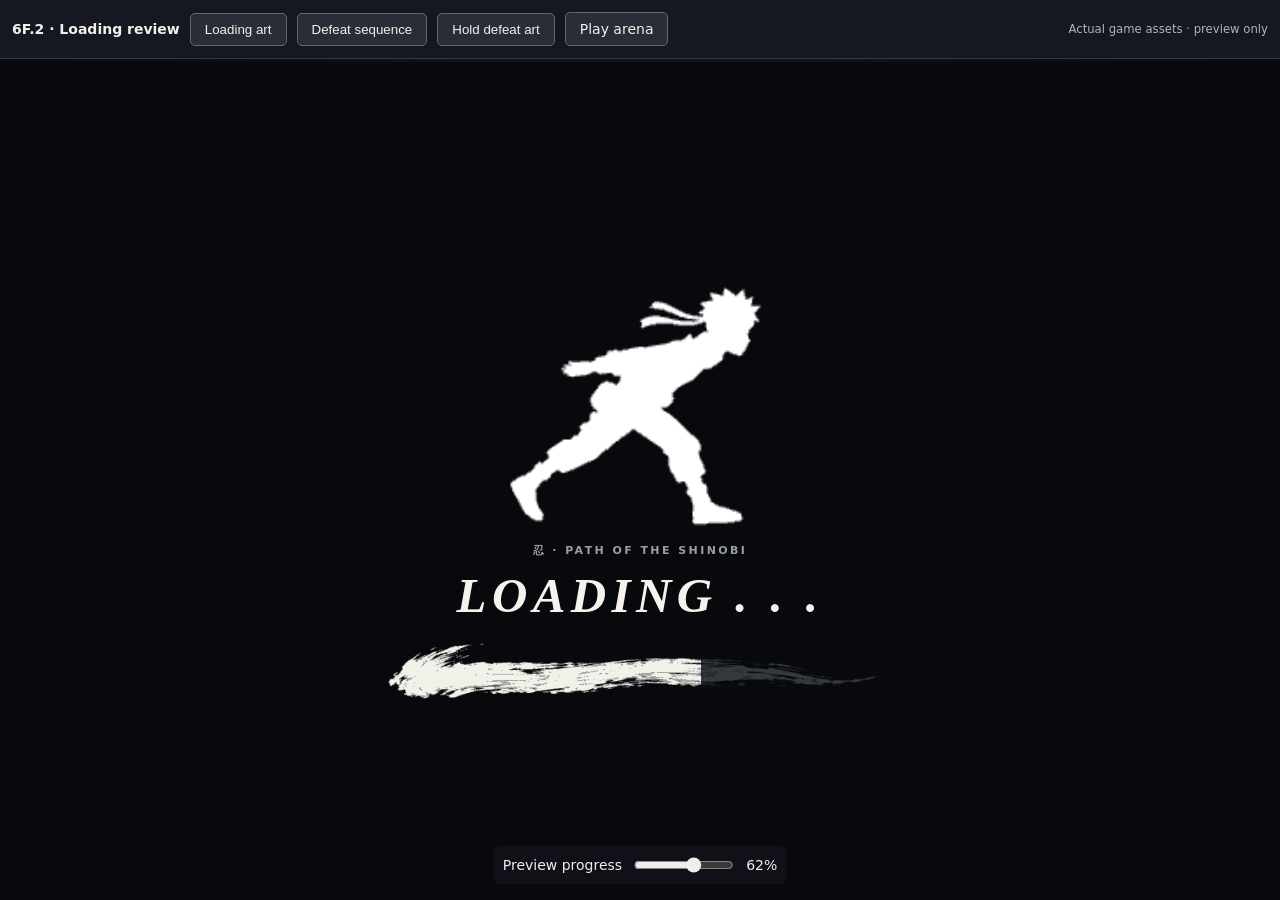
<file: ink-art-review.html>
<!doctype html><html lang="en"><meta charset="utf-8"><meta name="viewport" content="width=device-width,initial-scale=1"><title>6E.5 · Ink Art Review</title><link rel="stylesheet" href="./assets/ink-loading.css?v=6f2"><link rel="stylesheet" href="./assets/defeat-sequence.css?v=6f2"><style>*{box-sizing:border-box}body{background:#08090c;color:#f1f0e9;margin:0;font:14px system-ui}header{display:flex;gap:10px;flex-wrap:wrap;padding:12px;position:relative;z-index:11000;background:#151820;border-bottom:1px solid #34383f;align-items:center}button,a{padding:8px 14px;color:#f1f0e9;background:#292d36;border:1px solid #626773;border-radius:5px;cursor:pointer;text-decoration:none}header small{margin-left:auto;color:#b0b3bc}#stage{min-height:calc(100vh - 65px);display:grid;place-items:center;background:radial-gradient(ellipse at 50% 70%,#333441,#10141d 65%,#090b0e)}.ink-loading,.shinobi-defeat{top:62px!important}.preview-note{max-width:450px;padding:20px;text-align:center;color:#b6b8be}#loadingControl{position:fixed;bottom:16px;left:50%;transform:translateX(-50%);display:flex;gap:10px;align-items:center;z-index:11000;background:#13151ccc;padding:9px;border-radius:6px}#loadingControl[hidden]{display:none}input{accent-color:#eee;width:100px}@media(max-width:600px){header small{display:none}.ink-loading,.shinobi-defeat{top:94px!important}}</style><body><header><strong>6F.2 · Loading review</strong><button id="loadBtn">Loading art</button><button id="defeatBtn">Defeat sequence</button><button id="stillBtn">Hold defeat art</button><a href="./index.html?arenaPractice=1&boss=orochimaru&phase=1&v=6f2">Play arena</a><small>Actual game assets · preview only</small></header><main id="stage"><p class="preview-note">Choose an art preview above. The backdrop is a neutral review background, not the game world.</p></main><div id="loadingControl" hidden><label for="progressPreview">Preview progress</label><input id="progressPreview" type="range" min="0" max="100" value="62"><output id="percentage">62%</output></div><script src="./src/ink-loading.js?v=6f2"></script><script type="module">import {createDefeatSequence} from './src/defeat-sequence.js?v=6f2';import {createAudio} from './src/feedback.js?v=6f2';const audio=createAudio(),seq=createDefeatSequence(audio,{preview:true}),ink=window.ShinobiInk.create(),ctrl=document.getElementById('loadingControl'),slider=document.getElementById('progressPreview');let mode='',last=performance.now();function loader(){seq.reset();mode='load';ink.show('Preparing regions…',100);ink.step(+slider.value,100,'Preparing regions…');ctrl.hidden=false}function defeat(still){ink.hide();ctrl.hidden=true;seq.reset();audio.unlock();mode=still?'still':'defeat';seq.start({id:'orochimaru',onComplete:()=>{mode='';}});if(still){for(let n=0;n<28;n++)seq.update(.1);audio.stopDefeat();}}document.getElementById('loadBtn').onclick=loader;document.getElementById('defeatBtn').onclick=()=>defeat(false);document.getElementById('stillBtn').onclick=()=>defeat(true);slider.oninput=()=>{ink.step(+slider.value,100,'Preparing regions…');document.getElementById('percentage').textContent=slider.value+'%'};function loop(now){const dt=Math.min(.1,(now-last)/1000);last=now;if(mode==='defeat')seq.update(dt);requestAnimationFrame(loop)}requestAnimationFrame(loop);loader();</script></body></html>
</file>
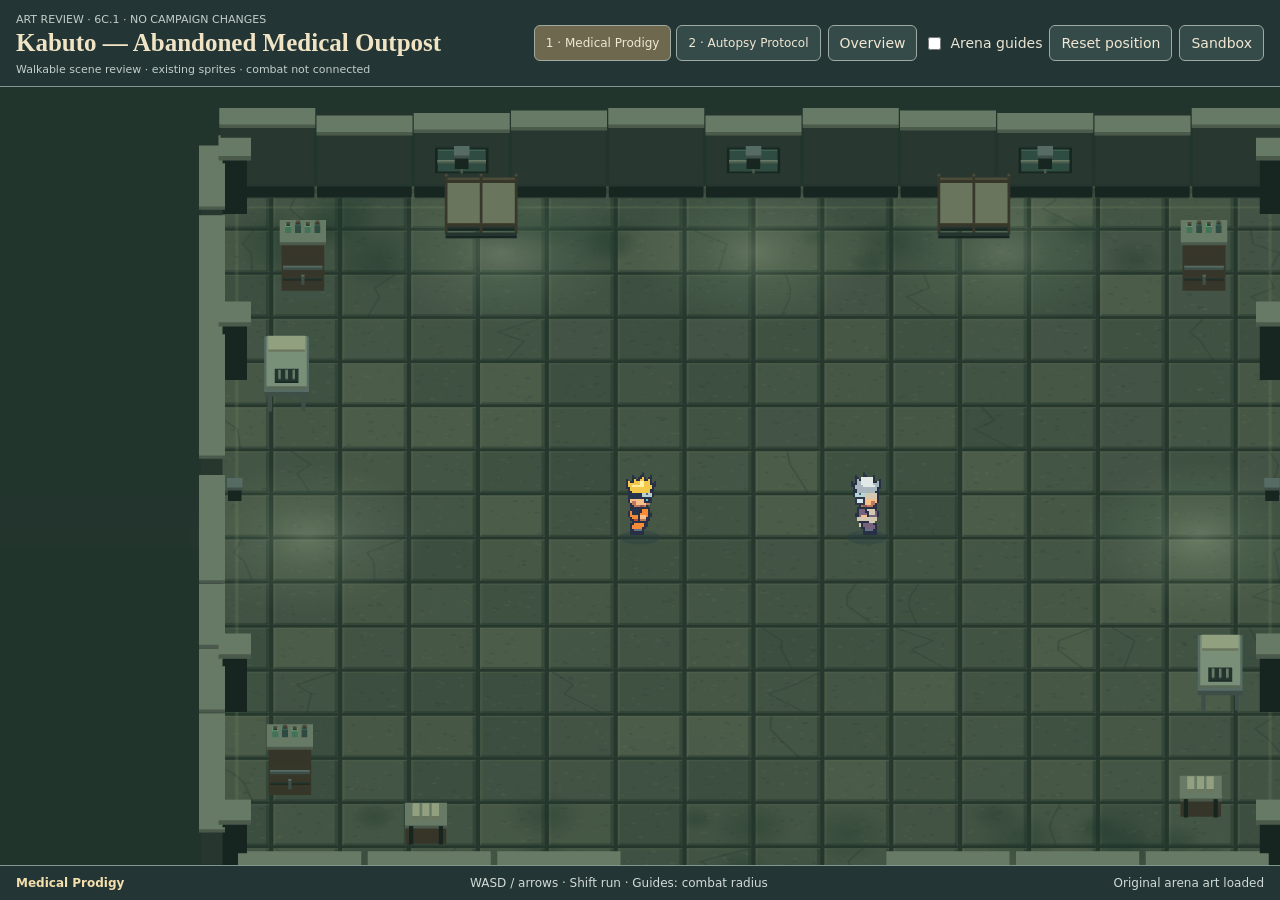
<file: kabuto-outpost-review.html>
<!doctype html>
<html lang="en"><head><meta charset="utf-8"><meta name="viewport" content="width=device-width, initial-scale=1"><meta name="robots" content="noindex"><title>Kabuto | Arena Review 6C.1</title><style>
*{box-sizing:border-box}html,body{margin:0;width:100%;height:100%;overflow:hidden;background:#18272a;color:#eae5d4;font:14px system-ui,sans-serif}body{display:grid;grid-template-rows:auto minmax(0,1fr) auto}header,footer{background:#233535;border-color:#82968e;padding:10px 16px;z-index:1}header{display:flex;align-items:center;justify-content:space-between;gap:10px;flex-wrap:wrap;border-bottom:1px solid #83968e}h1{font:700 clamp(17px,2.5vw,25px) Georgia,serif;margin:3px 0;color:#f0e4c5}small{font-size:11px;color:#c2ceca}header>div{min-width:0}.controls{display:flex;align-items:center;gap:7px;flex-wrap:wrap}button,select{font:inherit;background:#344b4a;border:1px solid #9faaa0;color:#f1e7d2;border-radius:6px;padding:8px 11px;max-width:100%;min-height:36px;cursor:pointer}button:focus-visible,select:focus-visible,input:focus-visible{outline:2px solid #efd5a0;outline-offset:2px}button[aria-pressed=true]{background:#6d684e}label{display:inline-flex;align-items:center;gap:6px;min-height:36px}#stage{position:relative;min-width:0;min-height:0;overflow:hidden}#stage canvas{display:block;width:100%;height:100%;touch-action:none}#loading{position:absolute;inset:0;display:grid;place-items:center;background:#263a3a;z-index:3;padding:20px;text-align:center}#loading[hidden]{display:none}#pad{display:none;position:absolute;bottom:10px;right:10px;z-index:2;grid-template-columns:repeat(3,44px);gap:4px}#pad button{touch-action:none;padding:0;min-height:44px;background:#243b3cdd}#pad button:first-child{grid-column:2}#pad button:nth-child(2){grid-column:1}footer{border-top:1px solid #83968e;display:flex;justify-content:space-between;gap:8px;flex-wrap:wrap}footer span{font-size:12px;color:#d2dbd6}#phaseName{color:#f4dfad;font-weight:600}#assetStatus{overflow-wrap:anywhere}
@media(pointer:coarse){#pad{display:grid}button,select{min-height:44px}}
@media(max-width:640px){header,footer{padding:8px 10px}.controls{width:100%}.controls select{flex:1;min-width:0}header{gap:6px}footer{font-size:11px}footer span{font-size:11px}}
@media(max-width:640px){header .controls label{font-size:12px;min-height:32px}.controls button{flex:1 1 auto}}
@media(max-height:500px) and (orientation:landscape){header{padding:4px 8px;gap:4px}header h1{font-size:16px}header small{font-size:10px}footer{padding:4px 8px}button,select{padding:5px 8px;min-height:32px}}
#phases{display:flex;flex-wrap:wrap;gap:5px;min-width:0}#phases button{font-size:12px}button,select{white-space:normal;overflow-wrap:anywhere}header{max-height:46dvh;overflow:auto}@media(max-height:500px){header{max-height:40dvh}}@media(max-width:430px){#phases{width:100%}#phases button{flex:1 1 120px}footer{max-height:16dvh;overflow:auto}}
</style></head><body><header><div><small>ART REVIEW · 6C.1 · NO CAMPAIGN CHANGES</small><h1>Kabuto — Abandoned Medical Outpost</h1><small>Walkable scene review · existing sprites · combat not connected</small></div><div class="controls"><div id="phases" role="group" aria-label="Boss phase"></div><button id="overview" aria-pressed="false">Overview</button><label><input id="guides" type="checkbox"> Arena guides</label><button id="reset">Reset position</button><button id="exit">Sandbox</button></div></header><main id="stage"><div id="loading">Loading medical outpost…</div><div id="pad" aria-label="Movement"><button data-key="arrowup" aria-label="Move up">↑</button><button data-key="arrowleft" aria-label="Move left">←</button><button data-key="arrowdown" aria-label="Move down">↓</button><button data-key="arrowright" aria-label="Move right">→</button></div></main><footer><span id="phaseName"></span><span>WASD / arrows · Shift run · Guides: combat radius</span><span id="assetStatus"></span></footer><script type="module" src="./src/arenas/kabuto-outpost-review.js?v=6c1"></script></body></html>
</file>
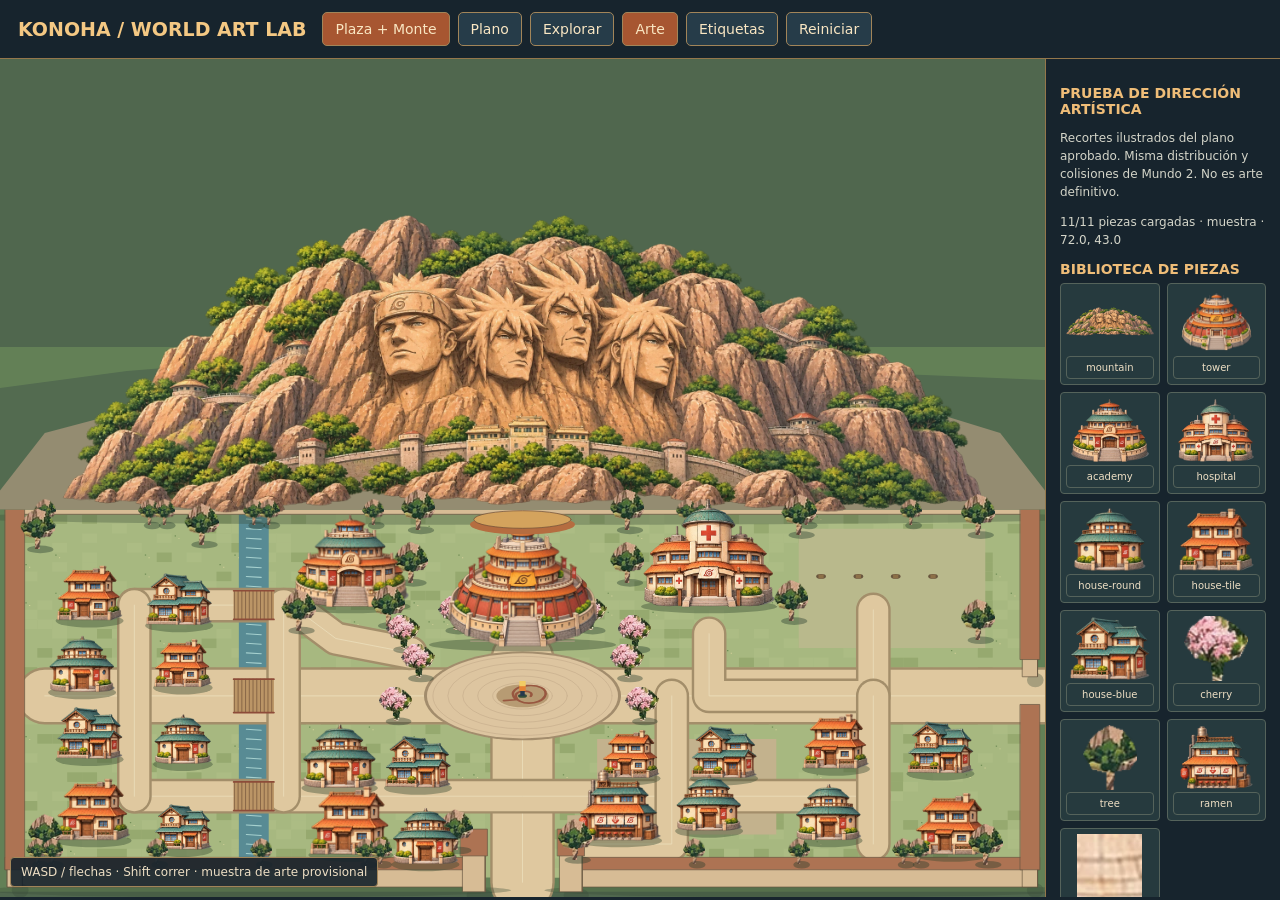
<file: konoha-art-lab.html>
<!doctype html><html lang="es"><head><meta charset="utf-8"><meta name="viewport" content="width=device-width,initial-scale=1"><title>Konoha · Mundo 3 Art Lab</title><style>
*{box-sizing:border-box}body{margin:0;color:#eedfc4;background:#17242d;font:14px system-ui,sans-serif}header{padding:12px 18px;display:flex;align-items:center;flex-wrap:wrap;gap:8px;border-bottom:1px solid #94774b}header strong{color:#f4c883;font-size:19px;margin-right:8px}header small{color:#c1c3b5}button{background:#263c49;color:#f9e6c2;padding:8px 12px;border:1px solid #a28559;border-radius:5px;font:inherit;cursor:pointer}button[aria-pressed=true]{background:#a75631}button:focus-visible{outline:2px solid #ffe09b}main{display:grid;grid-template-columns:minmax(0,1fr) 235px}#stage{height:calc(100dvh - 62px);min-height:350px;position:relative;overflow:hidden}canvas{display:block;width:100%;height:100%}aside{padding:14px;max-height:calc(100dvh - 62px);overflow:auto;border-left:1px solid #94774b}h2{color:#efbd78;font-size:14px;margin:12px 0 6px}p{font-size:12px;line-height:1.5;color:#d4d5c9}#assets{display:grid;grid-template-columns:1fr 1fr;gap:7px}#assets div{background:#263a3e;border:1px solid #55635b;padding:5px;text-align:center;font-size:10px;border-radius:4px}#assets img{width:100%;height:65px;object-fit:contain}#help{position:absolute;left:10px;bottom:10px;background:#17242de8;padding:7px 10px;border:1px solid #a28559;border-radius:4px;font-size:12px;pointer-events:none}#pad{display:none;position:absolute;right:10px;bottom:10px;grid-template-columns:repeat(3,42px);gap:3px}#pad button{touch-action:none;padding:7px}#pad button:first-child{grid-column:2}#pad button:nth-child(2){grid-column:1}@media(pointer:coarse){#pad{display:grid}}@media(max-width:760px){main{grid-template-columns:1fr}#stage{height:68dvh}aside{max-height:none;border-left:0}#assets{grid-template-columns:repeat(4,1fr)}#help{max-width:57%}header strong{font-size:16px}}
</style></head><body><header><strong>KONOHA / WORLD ART LAB</strong><button id="sample" aria-pressed="true">Plaza + Monte</button><button id="overview" aria-pressed="false">Plano</button><button id="walk" aria-pressed="false">Explorar</button><button id="art" aria-pressed="true">Arte</button><button id="labels" aria-pressed="false">Etiquetas</button><button id="reset">Reiniciar</button></header><main><section id="stage"><canvas id="map" aria-label="Muestra navegable de Konoha"></canvas><div id="help">WASD / flechas · Shift correr · muestra de arte provisional</div><div id="pad"><button data-key="ArrowUp">↑</button><button data-key="ArrowLeft">←</button><button data-key="ArrowDown">↓</button><button data-key="ArrowRight">→</button></div></section><aside><h2>PRUEBA DE DIRECCIÓN ARTÍSTICA</h2><p>Recortes ilustrados del plano aprobado. Misma distribución y colisiones de Mundo 2. No es arte definitivo.</p><p id="status" aria-live="polite">Cargando…</p><h2>BIBLIOTECA DE PIEZAS</h2><div id="assets"></div><p>Arte desactivable para comparar con la maqueta. Fallback automático si un archivo no carga.</p><h2>PRODUCCIÓN</h2><p>Esta página es independiente. No modifica partidas, NPC ni el motor del juego.</p></aside></main><script type="module" src="./src/konoha-art-lab.js"></script></body></html>
</file>
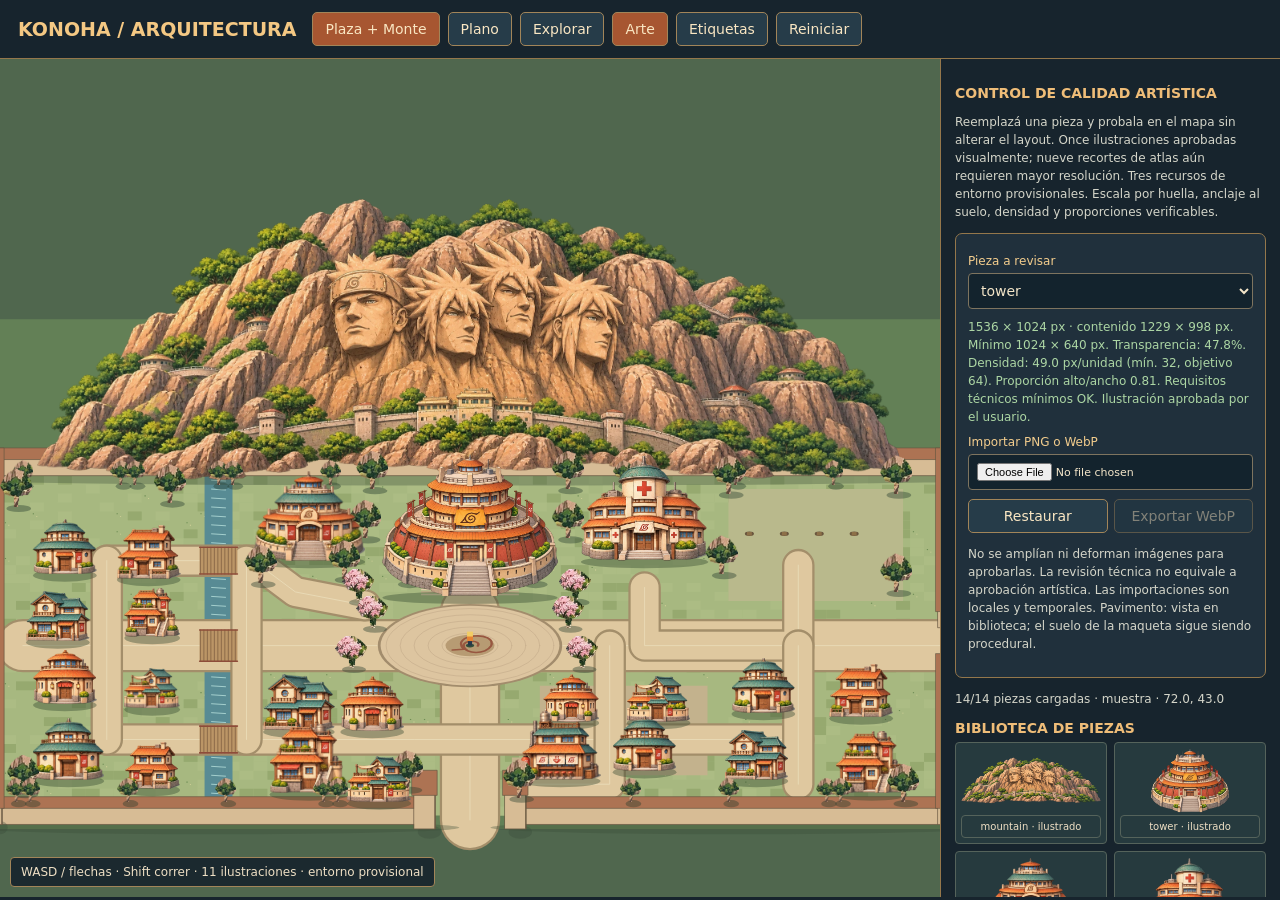
<file: konoha-asset-studio.html>
<!doctype html><html lang="es"><head><meta charset="utf-8"><meta name="viewport" content="width=device-width,initial-scale=1"><title>Konoha · Mundo 3B · Arquitectura</title><style>
*{box-sizing:border-box}body{margin:0;color:#eedfc4;background:#17242d;font:14px system-ui,sans-serif}header{padding:12px 18px;display:flex;align-items:center;flex-wrap:wrap;gap:8px;border-bottom:1px solid #94774b}header strong{color:#f4c883;font-size:19px;margin-right:8px}header small{color:#c1c3b5}button{background:#263c49;color:#f9e6c2;padding:8px 12px;border:1px solid #a28559;border-radius:5px;font:inherit;cursor:pointer}button[aria-pressed=true]{background:#a75631}button:focus-visible{outline:2px solid #ffe09b}main{display:grid;grid-template-columns:minmax(0,1fr) 340px}#stage{height:calc(100dvh - 62px);min-height:350px;position:relative;overflow:hidden}canvas{display:block;width:100%;height:100%}aside{padding:14px;max-height:calc(100dvh - 62px);overflow:auto;border-left:1px solid #94774b}h2{color:#efbd78;font-size:14px;margin:12px 0 6px}p{font-size:12px;line-height:1.5;color:#d4d5c9}#assets{display:grid;grid-template-columns:1fr 1fr;gap:7px}#assets div{background:#263a3e;border:1px solid #55635b;padding:5px;text-align:center;font-size:10px;border-radius:4px}#assets img{width:100%;height:65px;object-fit:contain}#help{position:absolute;left:10px;bottom:10px;background:#17242de8;padding:7px 10px;border:1px solid #a28559;border-radius:4px;font-size:12px;pointer-events:none}#pad{display:none;position:absolute;right:10px;bottom:10px;grid-template-columns:repeat(3,42px);gap:3px}#pad button{touch-action:none;padding:7px}#pad button:first-child{grid-column:2}#pad button:nth-child(2){grid-column:1}@media(pointer:coarse){#pad{display:grid}}@media(max-width:760px){main{grid-template-columns:1fr}#stage{height:68dvh}aside{max-height:none;border-left:0}#assets{grid-template-columns:repeat(4,1fr)}#help{max-width:57%}header strong{font-size:16px}}
#studio{border:1px solid #94774b;background:#20303c;padding:12px;border-radius:7px}#studio label{display:block;font-size:12px;color:#f3cd8d;margin:8px 0 5px}#studio select,#studio input{width:100%;min-width:0;font:inherit;color:#f3e5c8;background:#13232d;border:1px solid #7e745f;padding:8px;border-radius:4px}#studio input{font-size:11px}#assetMetrics,#assetMessage{font-size:12px;line-height:1.5;margin:9px 0;overflow-wrap:anywhere}#assetMetrics[data-ok=true]{color:#acd6a4}#assetMetrics[data-ok=false]{color:#ffd18c}.actions{display:flex;gap:6px;flex-wrap:wrap}.actions button{flex:1}.actions button:disabled{opacity:.45;cursor:not-allowed}#assets>div{cursor:pointer}#assets>div:focus-visible{outline:2px solid #f4c883} @media(max-width:760px){#studio{max-width:100%}}
</style></head><body><header><strong>KONOHA / ARQUITECTURA</strong><button id="sample" aria-pressed="true">Plaza + Monte</button><button id="overview" aria-pressed="false">Plano</button><button id="walk" aria-pressed="false">Explorar</button><button id="art" aria-pressed="true">Arte</button><button id="labels" aria-pressed="false">Etiquetas</button><button id="reset">Reiniciar</button></header><main><section id="stage"><canvas id="map" aria-label="Muestra navegable de Konoha"></canvas><div id="help">WASD / flechas · Shift correr · 11 ilustraciones · entorno provisional</div><div id="pad"><button data-key="ArrowUp">↑</button><button data-key="ArrowLeft">←</button><button data-key="ArrowDown">↓</button><button data-key="ArrowRight">→</button></div></section><aside><h2>CONTROL DE CALIDAD ARTÍSTICA</h2><p>Reemplazá una pieza y probala en el mapa sin alterar el layout. Once ilustraciones aprobadas visualmente; nueve recortes de atlas aún requieren mayor resolución. Tres recursos de entorno provisionales. Escala por huella, anclaje al suelo, densidad y proporciones verificables.</p><section id="studio" aria-label="Importador de assets"><label for="assetChoice">Pieza a revisar</label><select id="assetChoice"></select><div id="assetMetrics" aria-live="polite"></div><label for="assetFile">Importar PNG o WebP</label><input type="file" id="assetFile" accept="image/png,image/webp"><div id="assetMessage" role="status"></div><div class="actions"><button id="restoreAsset">Restaurar</button><button id="exportAsset" disabled>Exportar WebP</button></div><p>No se amplían ni deforman imágenes para aprobarlas. La revisión técnica no equivale a aprobación artística. Las importaciones son locales y temporales. Pavimento: vista en biblioteca; el suelo de la maqueta sigue siendo procedural.</p></section><p id="status" aria-live="polite">Cargando…</p><h2>BIBLIOTECA DE PIEZAS</h2><div id="assets"></div><p>Arte desactivable para comparar con la maqueta. Fallback automático si un archivo no carga.</p><h2>PRODUCCIÓN</h2><p>Esta página es independiente. No modifica partidas, NPC ni el motor del juego.</p></aside></main><script type="module" src="./src/konoha-asset-studio.js"></script></body></html>
</file>
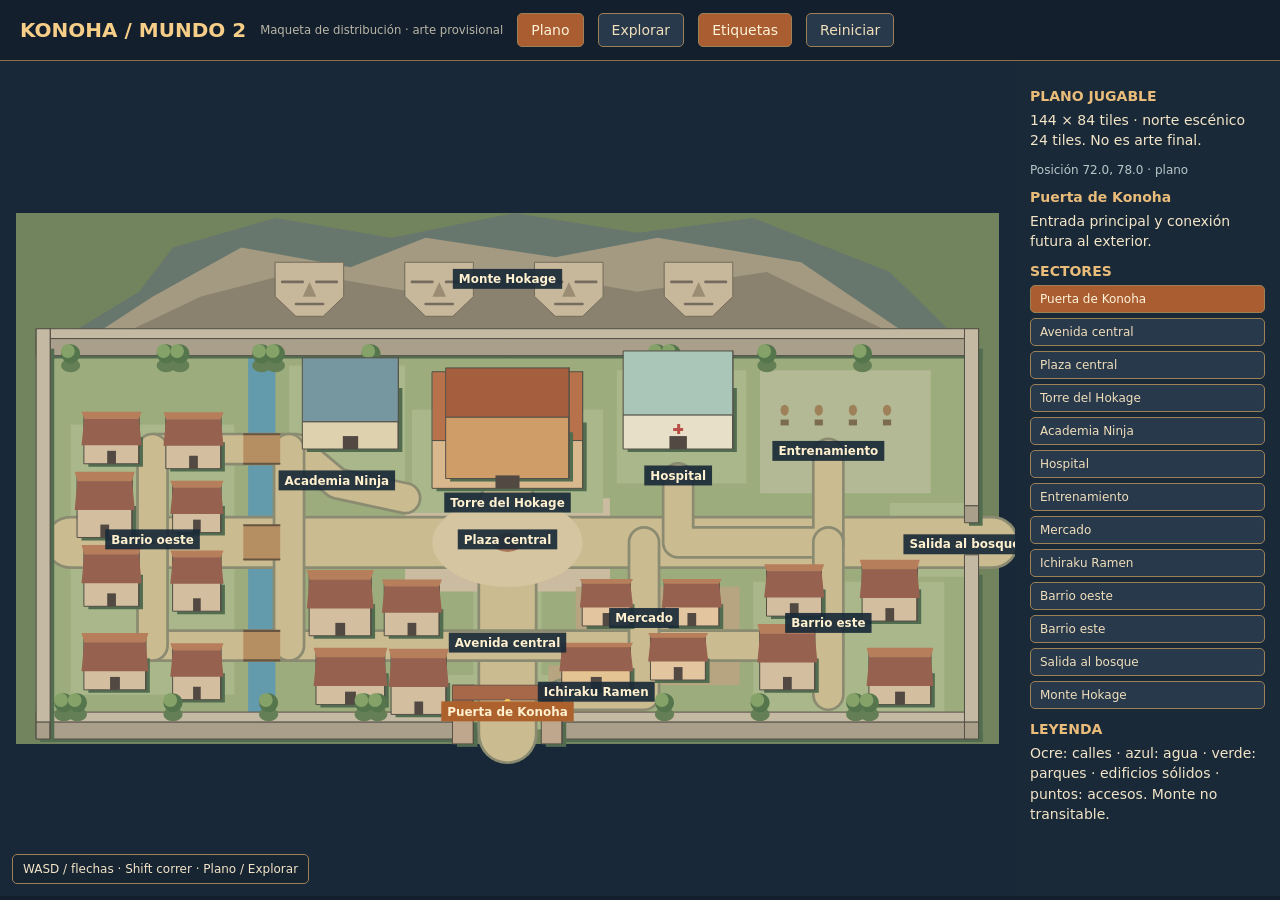
<file: konoha-blockout.html>
<!doctype html><html lang="es"><meta charset="utf-8"><meta name="viewport" content="width=device-width,initial-scale=1"><title>Konoha Compacta · Mundo 2</title><style>
*{box-sizing:border-box}body{margin:0;background:#131f2c;color:#f3e5c8;font:14px system-ui,sans-serif}header{padding:13px 20px;display:flex;align-items:center;gap:14px;flex-wrap:wrap;border-bottom:1px solid #8c7148}header strong{font-size:20px;color:#f6ce88}header small{color:#b9b6a7}button{font:inherit;color:#f1dfbc;background:#27394b;border:1px solid #9c8056;border-radius:5px;padding:8px 13px;cursor:pointer}button[aria-pressed=true]{background:#a95d31;color:#fff3d9}button:focus-visible{outline:3px solid #f7c777}main{display:grid;grid-template-columns:minmax(0,1fr) 265px;min-height:calc(100dvh - 65px)}#stage{min-height:420px;height:calc(100dvh - 65px);position:relative;background:#182838;overflow:hidden}canvas{width:100%;height:100%;display:block}aside{padding:15px;overflow:auto;max-height:calc(100dvh - 65px);background:#1a2938}h2{font-size:14px;color:#e9bc7a;margin:12px 0 6px}p{line-height:1.45;margin:6px 0 12px}#zones{display:grid;gap:5px}#zones button{text-align:left;font-size:12px;padding:6px 9px}#status{color:#bac7ca;font-size:12px}#help{position:absolute;bottom:12px;left:12px;padding:7px 10px;background:#172432ed;border:1px solid #9c8056;border-radius:5px;font-size:12px;pointer-events:none}#pad{display:none;position:absolute;bottom:12px;right:12px;grid-template-columns:repeat(3,45px);gap:4px}#pad button{touch-action:none;padding:10px}#pad button:first-child{grid-column:2}#pad button:nth-child(2){grid-column:1} @media(pointer:coarse){#pad{display:grid}}@media(max-width:750px){main{grid-template-columns:1fr}#stage{height:65dvh;min-height:280px}aside{max-height:none}#zones{grid-template-columns:repeat(2,1fr)}header{padding:8px 10px;gap:6px}header strong{font-size:16px}#help{max-width:56%}}
</style><header><strong>KONOHA / MUNDO 2</strong><small>Maqueta de distribución · arte provisional</small><button id="overview" aria-pressed="true">Plano</button><button id="walk" aria-pressed="false">Explorar</button><button id="labels" aria-pressed="true">Etiquetas</button><button id="reset">Reiniciar</button></header><main><section id="stage"><canvas id="map" aria-label="Maqueta navegable de Konoha"></canvas><div id="help">WASD / flechas · Shift correr · Plano / Explorar</div><div id="pad"><button data-key="ArrowUp">↑</button><button data-key="ArrowLeft">←</button><button data-key="ArrowDown">↓</button><button data-key="ArrowRight">→</button></div></section><aside><h2>PLANO JUGABLE</h2><p>144 × 84 tiles · norte escénico 24 tiles. No es arte final.</p><div id="status" aria-live="polite"></div><h2 id="detailName">Puerta de Konoha</h2><p id="detail">Entrada principal.</p><h2>SECTORES</h2><div id="zones"></div><h2>LEYENDA</h2><p>Ocre: calles · azul: agua · verde: parques · edificios sólidos · puntos: accesos. Monte no transitable.</p></aside></main><script type="module" src="./src/konoha-blockout.js"></script></html>
</file>
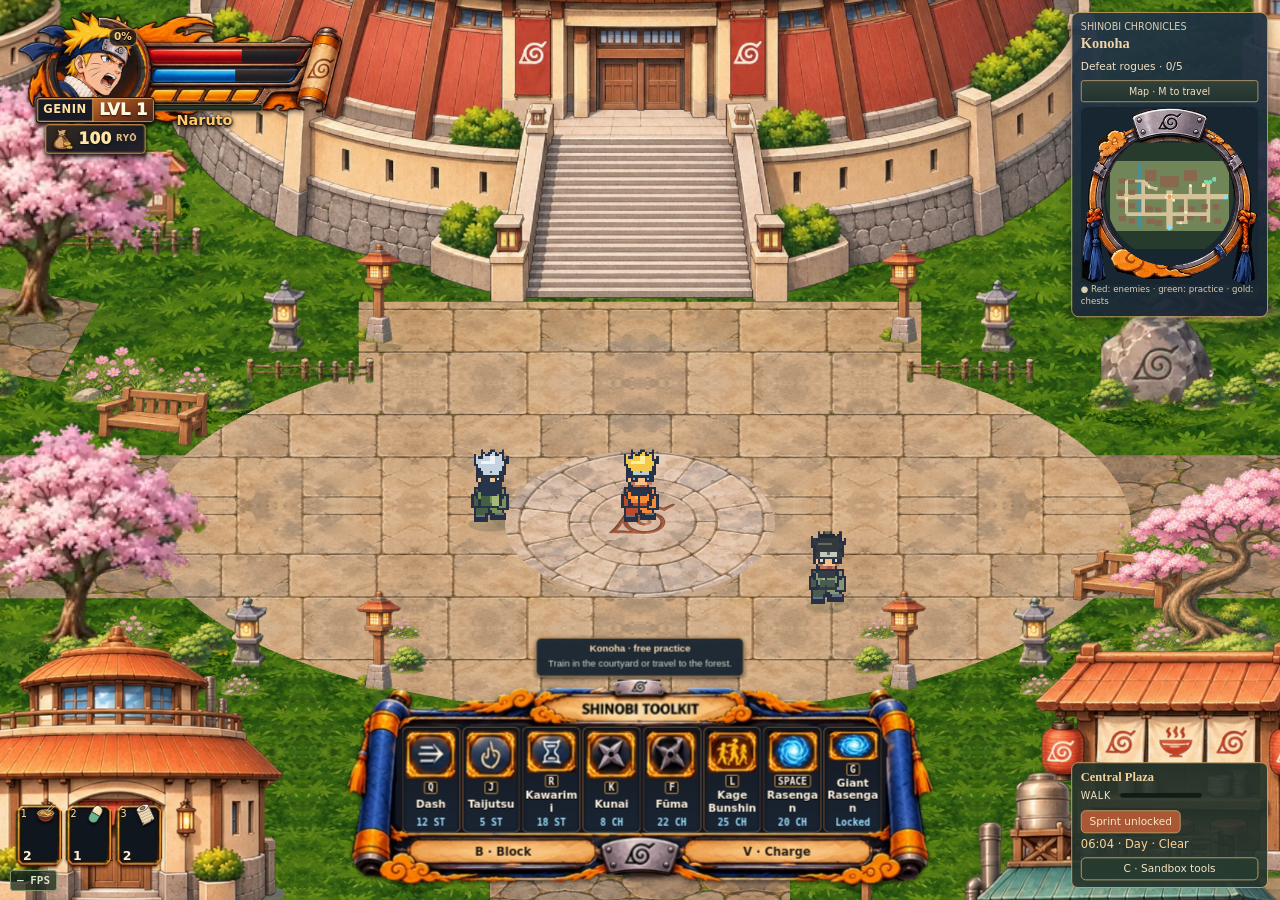
<file: konoha-three-lab.html>
<!doctype html><html lang="en"><head><meta charset="utf-8"><meta name="viewport" content="width=device-width, initial-scale=1"><title>Konoha | World 3C · Mobility</title><link rel="preload" as="image" href="./assets/ink-art/naruto-run-6e5.png?v=6e5"><link rel="preload" as="image" href="./assets/ink-art/sumi-brush-6e5.png?v=6e5"><meta name="robots" content="noindex"><style>
*{box-sizing:border-box}body{margin:0;background:#172720;color:#f3e4c8;font:14px system-ui,sans-serif;overflow:hidden}#stage{position:fixed;inset:0}canvas{display:block;width:100%;height:100%}#head{position:absolute;top:14px;left:14px;right:14px;display:flex;align-items:center;justify-content:space-between;gap:10px;pointer-events:none}#brand{background:#24342ce8;border:1px solid #c4a369;border-radius:7px;padding:10px 16px;box-shadow:0 4px 16px #0004}#brand strong{display:block;font:italic bold 24px Georgia,serif;color:#f3d7a0}small{color:#d9ceb4}#buttons{display:flex;flex-wrap:wrap;gap:5px;justify-content:flex-end;pointer-events:auto}button{background:#283b31ef;color:#f9e6c2;border:1px solid #bd9b62;padding:9px 12px;border-radius:5px;font:inherit;cursor:pointer}button[aria-pressed=true]{background:#a95734}button:focus-visible{outline:2px solid #ffe19c}#info{position:absolute;bottom:16px;left:16px;background:#24342ce8;border:1px solid #c4a369;border-radius:7px;padding:12px 16px;pointer-events:none;max-width:calc(100% - 32px)}#info b{font:700 18px Georgia,serif;color:#f4d39c}#status{font-size:11px;color:#cbcdb7;margin-top:5px}#loading{position:absolute;inset:0;display:grid;place-items:center;background:#172720;z-index:5;text-align:center;padding:25px}#loading[hidden]{display:none}#pad{position:absolute;right:16px;bottom:16px;display:none;grid-template-columns:repeat(3,44px);gap:4px}#pad button{touch-action:none;padding:11px}#pad button:first-child{grid-column:2}#pad button:nth-child(2){grid-column:1}@media(pointer:coarse){#pad{display:grid}#info{max-width:55%}}@media(max-width:640px){#head{align-items:flex-start;flex-direction:column}#buttons{justify-content:flex-start}#brand strong{font-size:20px}button{font-size:12px;padding:7px}#info{font-size:11px}}

#dust{position:fixed;inset:0;width:100%;height:100%;pointer-events:none}#travelMenu{color:#f9e6c2;background:#24342c;border:2px solid #c4a369;border-radius:14px;padding:22px;width:min(520px,92vw);max-height:86dvh;overflow:auto;box-shadow:0 18px 60px #0009}#travelMenu::backdrop{background:#101913b0}#travelMenu h2{font:italic bold 28px Georgia;margin:0 0 8px}#destinations{display:grid;grid-template-columns:1fr 1fr;gap:8px;margin:16px 0}#destinations button{text-align:left;min-height:45px}#travelBanner{position:absolute;top:110px;left:50%;transform:translateX(-50%);padding:10px 20px;background:#24342cf2;border:1px solid #c4a369;border-radius:8px;z-index:2;text-align:center}#travelBanner[hidden]{display:none}#runMeter{margin-top:9px;display:flex;gap:9px;align-items:center;font-size:10px;letter-spacing:.08em}#runTrack{height:5px;width:85px;background:#101d17;border-radius:6px;overflow:hidden}#runFill{display:block;background:#d6ae69;width:0;height:100%}#runMeter[data-active=true]{color:#ffcb7b}#runMeter[data-active=true] #runFill{background:#ffbd54;box-shadow:0 0 6px #ffbd54}#touchrun{grid-column:1/-1}#info{pointer-events:auto}#info button{margin-top:5px;font-size:11px;padding:4px 8px}@media(max-width:640px){#destinations{grid-template-columns:1fr}#travelBanner{top:145px}#head{top:8px;left:8px;right:8px}#info{padding:8px;bottom:8px;left:8px}#pad{right:8px;bottom:8px}}
#villageHero{background:#283b31ef;color:#f9e6c2;border:1px solid #bd9b62;border-radius:5px;padding:8px;font:inherit;max-width:140px}#villageDialog{color:#f9e6c2;background:#24342c;border:2px solid #c4a369;border-radius:14px;padding:22px;width:min(470px,92vw);max-height:85dvh;overflow:auto;box-shadow:0 18px 60px #0009}#villageDialog::backdrop{background:#101913b0}#villageDialog h2{font:italic bold 28px Georgia;margin:0}#villageDialog p{font-size:16px;line-height:1.5}#villageDialog button{margin-top:16px}#villagePortrait{width:72px;height:96px;image-rendering:pixelated;object-fit:contain;background:#15251d;border:1px solid #bd9b62;border-radius:6px}.village-card{display:flex;align-items:center;gap:16px}#villageTalk{display:block;width:100%;text-align:left}#villageTalk[hidden]{display:none}#villageStats{font-size:11px;color:#ebd39c;margin-top:6px}#villageWallet{padding:8px;background:#17271e;border:1px solid #7c7851;border-radius:5px;color:#f4d59a;font-size:13px;margin:10px 0}#villageActions{display:grid;gap:7px}#villageActions button{margin:0;text-align:left}#villageActions h3{margin:10px 0 2px}.village-row{display:grid;gap:4px;padding:9px;border:1px solid #65745c;border-radius:5px;background:#1c2d24}.village-row small{display:block}#villageFeedback{font-size:13px!important;color:#f7d28c;margin:9px 0;min-height:18px}#villagePortrait[hidden]{display:none}#villageJournal:disabled{opacity:.5}#regionFade{position:fixed;inset:0;background:#14231b;opacity:0;pointer-events:none;z-index:1;transition:opacity .22s linear}#regionLabel{font-size:11px;color:#dbcb9e;margin-top:6px}#regionExit{display:block;width:100%;border-color:#e4c173;color:#ffdda0}#regionExit[hidden]{display:none}.travel-group{grid-column:1/-1;font:700 16px Georgia;color:#e6ca97;margin-top:6px}#destinations button:disabled{opacity:.5;cursor:not-allowed}#sample:disabled{opacity:.45;cursor:not-allowed}#brand strong{font-size:clamp(15px,2.1vw,24px)}#regionHome,#regionForest,#regionOutpost{border-color:#d8ba83;background:#385342}#head{z-index:2}#travelBanner{z-index:3}#atmosphere{position:fixed;inset:0;width:100%;height:100%;pointer-events:none;z-index:0}#info,#pad{z-index:2}#atmosphereLabel{font-size:12px;color:#f5d59c;margin:4px 0}#atmosphereControls{font-size:11px;margin:5px 0;color:#dfd1b4}#atmosphereControls summary{cursor:pointer}#atmosphereControls>div{display:flex;flex-wrap:wrap;align-items:center;gap:6px;margin-top:5px}#atmosphereControls label{display:flex;align-items:center;gap:4px}#atmosphereControls select{font:inherit;background:#26392d;color:#f9e6c2;border:1px solid #bd9b62;border-radius:4px;padding:4px}#atmosphereControls button{margin:0}#stage{isolation:isolate;z-index:0}#dust{z-index:0}#atmosphere{z-index:1}#regionFade{z-index:2}#head,#info,#pad{z-index:3}#travelBanner{z-index:4}#loading{z-index:5}#campaignReturn{background:#79512c;border-color:#e5c68a}#campaignMode{color:#f5d59c;font-size:11px;margin:3px 0}#campaignReturn[hidden],#campaignMode[hidden]{display:none}#combatFx{position:fixed;inset:0;width:100%;height:100%;pointer-events:none;z-index:2}#combatPanel{position:fixed;bottom:10px;left:50%;transform:translateX(-50%);max-width:min(640px,92vw);background:#18251feb;border:1px solid #b09b69;color:#f2ddab;padding:8px;border-radius:8px;z-index:4;font:12px sans-serif}#combatPanel[hidden]{display:none}#combatStatus{margin:4px 0;line-height:1.3}#combatKeys{display:flex;gap:4px;flex-wrap:wrap}#combatKeys button{font-size:10px;padding:5px;touch-action:none}#regionFade{z-index:3}#head,#info,#pad{z-index:4}#travelBanner,#loading{z-index:5}[hidden]{display:none!important}#integratedHud{position:absolute;top:83px;left:14px;z-index:4;min-width:180px;max-width:245px;padding:10px 12px;background:linear-gradient(135deg,#253747f5,#111d2aef);border:2px solid #c5a26d;border-radius:8px;box-shadow:0 4px 12px #0005;color:#ffe3ac}#integratedHud strong{font:700 16px Georgia}#integratedHud label{display:flex;justify-content:space-between;font-size:10px;color:#f4deb4;gap:4px}#integratedHud .meter{height:7px;background:#09151e;border:1px solid #6c6456;overflow:hidden;margin:3px 0 5px;border-radius:3px}#integratedHud .meter i{display:block;height:100%;width:0;background:linear-gradient(#fc927d,#b33b36)}#integratedHud #newCH{background:linear-gradient(#8de8ff,#297cc6)}#integratedHud #newST{background:linear-gradient(#f6dc9c,#b88943)}#integratedHud #newXP{background:linear-gradient(#b5f48b,#3d9c4c)}#integratedHud footer{font-size:11px;line-height:1.5}#integratedHud #consumableBar{display:flex;gap:4px;margin-top:5px}#integratedHud .quick-item{padding:3px;display:flex;align-items:center;gap:2px}#integratedHud .item-icon{width:22px;height:22px;image-rendering:pixelated}#integratedHud .quick-item:disabled{opacity:.5}#rpgPanel{position:fixed;inset:0;display:grid;place-items:center;z-index:20;padding:12px;overflow:auto}#rpgWindow{overflow:auto;color:#f2e3c8}#rpgWindow header{display:flex;justify-content:space-between;align-items:flex-start;gap:12px}#rpgWindow p{margin:6px 0;font-size:13px}#rpgWindow nav,.inv-actions,#rpgWindow footer{display:flex;gap:6px;flex-wrap:wrap;align-items:center}#rpgWindow button:disabled{opacity:.55}#rpgWindow .item-icon{width:32px;height:32px;image-rendering:pixelated}#rpgWindow .inventory-slot{position:relative;aspect-ratio:1;display:grid;place-items:center}#rpgWindow .stack-count{position:absolute;bottom:2px;right:3px}#equipmentPreview{width:96px;height:128px;image-rendering:pixelated}#rpgWindow .gain{color:#92df9e}#rpgWindow .loss{color:#ff9384}#rpgWindow #inventoryGrid{display:grid;grid-template-columns:repeat(6,minmax(0,1fr));gap:5px}#rpgWindow #equipmentGrid{display:grid;grid-template-columns:repeat(2,minmax(0,1fr));gap:5px}#rpgWindow .equip-slot{min-width:0;overflow-wrap:anywhere}#rpgWindow .tree-node{overflow-wrap:anywhere}#campaignSaveStatus{font-size:10px;min-height:12px}#villageStats{display:none}@media(max-width:700px){#integratedHud{top:132px;left:8px;min-width:135px;max-width:170px;padding:6px}#integratedHud strong{font-size:13px}#integratedHud .meter{height:5px}#info{max-width:47%}#combatPanel{bottom:8px;max-width:55vw;left:auto;right:8px;transform:none}#combatKeys{gap:2px}#combatKeys button{font-size:9px;padding:3px}}#storyMenu{color:#f9e6c2;background:#24342c;border:2px solid #c4a369;border-radius:14px;padding:22px;width:min(560px,92vw);max-height:86dvh;overflow:auto}#storyMenu::backdrop{background:#101913b0}#storyDestinations{display:grid;gap:7px;margin:14px 0}#storyDestinations button{text-align:left}#storyDestinations button:disabled{opacity:.5}</style><link rel="stylesheet" href="./assets/shinobi-inventory.css"><link rel="stylesheet" href="./assets/shinobi-scroll-art.css"><link rel="stylesheet" href="./assets/shinobi-ui.css"><link rel="stylesheet" href="./assets/level-up-feedback.css?v=6c4d"><link rel="stylesheet" href="./assets/defeat-sequence.css?v=6e5"><link rel="stylesheet" href="./assets/ink-loading.css?v=6f2"><link rel="stylesheet" href="./assets/shinobi-hud-art.css"><link rel="stylesheet" href="./assets/shinobi-hud-textures.css"><link rel="stylesheet" href="./assets/shinobi-layout.css"><link rel="stylesheet" href="./assets/living-hud.css"><link rel="stylesheet" href="./assets/finished-hud.css"><style>#hud{position:absolute;top:96px;left:14px;z-index:4;max-width:calc(100vw - 28px);pointer-events:none}#hud #top{position:relative;left:0;top:0;width:min(var(--hero-width,270px),32vw);pointer-events:auto}#hud .bar{overflow:hidden}#hud .bar i{display:block;height:100%}#hud #heroPortrait{width:54px;height:43px}#hud #integratedHud{position:relative;top:auto;left:auto;width:max-content;min-width:0;max-width:100%;padding:4px 6px;margin-top:4px;pointer-events:auto}#hud #consumableBar{position:static;display:flex;max-width:100%;margin:0;gap:4px}#hud #integratedHud:has(#consumableBar:empty):has(#campaignSaveStatus:empty){display:none}#hud #kyubiActivate{cursor:default}#hud #kyubiHUD{display:none}#hud #campaignSaveStatus:empty{display:none}@media(max-width:700px){#hud{top:150px;left:8px}#hud #top{width:min(190px,44vw)}#hud #integratedHud{padding:3px;min-width:0}#hud #consumableBar .quick-item{max-width:42px}}</style><link rel="stylesheet" href="./assets/konoha-dossier.css"><link rel="stylesheet" href="./assets/konoha-polish.css"><link rel="stylesheet" href="./assets/shinobi-chronicles.css"><link rel="stylesheet" href="./assets/konoha-field-hud.css?v=3c77"><link rel="stylesheet" href="./assets/sandbox-control.css?v=3c77"><link rel="stylesheet" href="./assets/konoha-hud-fit.css?v=7a4"></head><body><div id="stage"></div><canvas id="dust" aria-hidden="true"></canvas><canvas id="atmosphere" aria-hidden="true"></canvas><canvas id="combatFx" aria-hidden="true"></canvas><div id="head"><div id="brand"><strong>KONOHA</strong><small>WORLD 3C.7.7 · GAME FEEL</small></div><div id="buttons"><button id="campaignReturn" type="button" hidden>Bosses & Missions</button><button id="campaignSave" type="button" hidden>Save</button><button id="campaignTitle" type="button" hidden>Main Menu</button><button id="inventoryBtn" type="button">I · Inventory</button><button id="skillTreeBtn" type="button">P · Skills</button><button id="regionHome" type="button">Konoha</button><button id="regionForest" type="button">Forest</button><button id="fieldPractice" type="button">Training Grounds</button><button id="regionOutpost" type="button">Outpost</button><button id="walk" aria-pressed="true">Explore</button><button id="sample" aria-pressed="false">Hokage Lookout</button><button id="travelOpen">Fast Travel · M</button><button id="fieldPauseBtn" type="button">Pause · Esc</button><button id="full">Fullscreen</button><button id="reset">Reset</button></div></div><section id="hud" data-character="naruto" data-form="normal" aria-label="Shinobi profile"><div id="top" class="shinobi-panel"><header class="hero-head"><div class="portrait-frame"><canvas id="heroPortrait" width="96" height="76" aria-label="Character portrait"></canvas><span class="headband-plate"><svg viewBox="0 0 40 26" aria-hidden="true" class="leaf-mark"><path d="M4 15 12 15C7 7 21 2 29 7c8 5 2 15-6 13-6-1-8-9-1-10 5-1 6 5 2 6l-3-2M28 7l5-5 1 8M12 15l-8 8 13-3" fill="none" stroke="currentColor" stroke-width="2.1" stroke-linecap="round" stroke-linejoin="round"/></svg></span></div><div class="hero-heading"><small class="eyebrow">SHINOBI PROFILE</small><small id="stats">Level 1 · 0 ryō</small></div></header><div class="resource"><span>Health</span><small id="hpValue">100/100</small><div class="bar"><i id="hp"></i></div></div><div class="resource"><span>Chakra</span><small id="chakraValue">100/100</small><div class="bar"><i id="chakra"></i></div></div><div class="resource"><span>Stamina</span><small id="staminaValue">100</small><div class="bar"><i id="stamina"></i></div></div><div id="kyubiHUD" data-state="locked"><div id="kyubiMeter" class="kyubi-meter" role="meter" aria-label="Nine-Tails chakra" aria-valuemin="0" aria-valuemax="100" aria-valuenow="0">
<span class="seal-art" aria-hidden="true"><span class="seal-art-dark"></span><span class="seal-art-liquid"></span><span class="seal-art-full"></span><span class="seal-art-lock">SEALED</span></span><svg class="kyubi-orb" viewBox="0 0 112 112" aria-hidden="true">
<defs>
 <radialGradient id="sealBronze" cx=".32" cy=".24" r=".82"><stop stop-color="#f8d8a0"/><stop offset=".48" stop-color="#a26e39"/><stop offset="1" stop-color="#3c251e"/></radialGradient>
 <radialGradient id="sealGlass" cx=".35" cy=".22" r=".86"><stop stop-color="#634038"/><stop offset=".42" stop-color="#261d2a"/><stop offset="1" stop-color="#100f1a"/></radialGradient>
 <linearGradient id="sealLiquid" x1="0" x2=".16" y1="0" y2="1"><stop class="liquid-crest" stop-color="#ffd378"/><stop class="liquid-mid" offset=".18" stop-color="#f16b25"/><stop class="liquid-bottom" offset="1" stop-color="#7d0d24"/></linearGradient>
 <radialGradient id="sealReflection" cx=".28" cy=".2" r=".68"><stop stop-color="#fff1c5" stop-opacity=".42"/><stop offset=".5" stop-color="#fff1c5" stop-opacity=".06"/><stop offset="1" stop-color="#fff1c5" stop-opacity="0"/></radialGradient>
 <clipPath id="sealLiquidClip"><circle cx="56" cy="56" r="36"/></clipPath>
</defs>
<circle class="seal-halo" cx="56" cy="56" r="51" fill="none" stroke="#ffad48" stroke-width="2" stroke-dasharray="4 6"/>
<circle cx="56" cy="56" r="47" fill="url(#sealBronze)" stroke="#291d19" stroke-width="2"/>
<circle cx="56" cy="56" r="42" fill="#241e22" stroke="#e2ab62" stroke-width="1.3"/>
<g class="seal-inscriptions" fill="none" stroke="#b88450" stroke-width="1.5" stroke-linecap="round">
 <g transform="rotate(0 56 56)"><path d="M53 10h6m-3 0v7m-4-3h8"/></g><g transform="rotate(45 56 56)"><path d="M53 10h6m-3 0v7m-4-3h8"/></g><g transform="rotate(90 56 56)"><path d="M53 10h6m-3 0v7m-4-3h8"/></g><g transform="rotate(135 56 56)"><path d="M53 10h6m-3 0v7m-4-3h8"/></g><g transform="rotate(180 56 56)"><path d="M53 10h6m-3 0v7m-4-3h8"/></g><g transform="rotate(225 56 56)"><path d="M53 10h6m-3 0v7m-4-3h8"/></g><g transform="rotate(270 56 56)"><path d="M53 10h6m-3 0v7m-4-3h8"/></g><g transform="rotate(315 56 56)"><path d="M53 10h6m-3 0v7m-4-3h8"/></g>
</g>
<circle cx="56" cy="56" r="36" fill="url(#sealGlass)"/>
<g clip-path="url(#sealLiquidClip)"><g id="kyubiFill" transform="translate(0 94)" visibility="hidden"><path d="M16 0Q26-3 36 0T56 0T76 0T96 0V100H16Z" fill="url(#sealLiquid)"/><path d="M16 0Q26-3 36 0T56 0T76 0T96 0" stroke="#ffd891" stroke-width="1.4" fill="none"/><path d="M25 16q13-6 27 0t34 0M24 32q18 6 34 0t31-2" stroke="#ffe2ac" stroke-opacity=".19" stroke-width="1.2" fill="none"/><circle cx="37" cy="25" r="1.8" fill="#ffdf9a" opacity=".5"/><circle cx="78" cy="11" r="1.3" fill="#ffdf9a" opacity=".6"/></g><circle cx="56" cy="56" r="36" fill="url(#sealReflection)"/></g>
<g class="seal-fox" fill="#221823" stroke="#e7b77b" stroke-width="1.15" stroke-linejoin="round"><path d="M31 34l16 12 9-4 9 4 16-12-5 25-6 11-14 11-14-11-6-11z"/><path d="M34 39l11 12-8-2zM78 39L67 51l8-2z" fill="#c2754b" stroke="none"/><path class="fox-eyes" d="M41 56l13 5-8 3zm30 0-13 5 8 3z" fill="#e6b277" stroke="none"/><path d="M52 69l4 3 4-3m-5 4-4 3m6-3 4 3M39 66l-8-3m10 7-8-1m40-3 8-3m-10 7 8-1" fill="none" stroke="#e7b77b" stroke-width="1.5" stroke-linecap="round"/></g>
<path class="seal-spiral" d="M56 38c-9-3-14 4-13 11 2 9 16 11 22 2 4-7-1-13-6-13-5 0-7 5-4 8l3-1" transform="translate(17 15) scale(.7)" fill="none" stroke="#f7c78d" stroke-width="2.3" stroke-linecap="round"/>
<circle cx="56" cy="56" r="36" fill="none" stroke="#f6cc8c" stroke-width="1.2" opacity=".8"/>
<path d="M25 33a37 37 0 0 1 25-14" fill="none" stroke="#fff7db" stroke-width="2" opacity=".48" stroke-linecap="round"/>
<path class="seal-lock" d="M51 48v-4a5 5 0 0 1 10 0v4m-13 0h16v13H48z" fill="#211923" stroke="#e6bd83" stroke-width="2" stroke-linejoin="round"/>
</svg></div><div class="kyubi-copy"><small class="eyebrow">EIGHT TRIGRAMS SEAL</small><strong id="kyubiState">Sealed</strong><small id="kyubiValue">0%</small><button id="kyubiActivate" type="button" disabled>T · Locked</button></div></div><div class="resource xp-resource"><span>EXP</span><small id="xpValue">0/100</small><div class="bar"><i id="xpFill"></i></div></div><h3 id="heroName" class="shinobi-hero-name">Naruto</h3><div class="combat-state"><small id="defenseStatus" role="status"></small><div id="combo"></div><div id="tactics"></div><div id="lootNotice"></div></div></div><div id="integratedHud"><div id="consumableBar"></div><div id="campaignSaveStatus" role="status"></div></div><aside id="fieldQuest"><header><small>SHINOBI CHRONICLES</small><strong id="fieldRegion">Konoha</strong></header><p id="fieldGoal"></p><button id="fieldMapToggle" type="button" aria-expanded="true">Map · M to travel</button><div id="fieldMapPanel"><div class="field-map-frame"><canvas id="fieldMap" width="180" height="150"></canvas></div><small>● Red: enemies · green: practice · gold: chests</small></div></aside><div id="combatDock"><div id="combatPanel"><strong id="combatCount"></strong><div id="combatStatus"></div></div><div class="toolkit-heading"><span class="toolkit-kunai" aria-hidden="true"><svg viewBox="0 0 44 14"><path d="M2 7 17 1l-4 6 4 6z" fill="#bac7c9" stroke="#48515a"/><path d="M16 7h23" stroke="#443931" stroke-width="4"/><path d="m21 5 3 4m3-4 3 4m3-4 3 4" stroke="#c2ad89" stroke-width="1.4"/><circle cx="40" cy="7" r="3" fill="none" stroke="#bdc6c7" stroke-width="2"/></svg></span><span>SHINOBI TOOLKIT</span><span class="toolkit-kunai reverse" aria-hidden="true"><svg viewBox="0 0 44 14"><path d="M2 7 17 1l-4 6 4 6z" fill="#bac7c9" stroke="#48515a"/><path d="M16 7h23" stroke="#443931" stroke-width="4"/><path d="m21 5 3 4m3-4 3 4m3-4 3 4" stroke="#c2ad89" stroke-width="1.4"/><circle cx="40" cy="7" r="3" fill="none" stroke="#bdc6c7" stroke-width="2"/></svg></span></div><div id="bottom"><button type="button" class="skill" data-s="q" data-combat="q" data-name="Dash"><span class="skill-orb"><svg class="skill-icon" viewBox="0 0 24 24" fill="none" stroke="currentColor" stroke-width="1.7" stroke-linecap="round" stroke-linejoin="round" aria-hidden="true"><path d='M2 7h11M2 12h16M2 17h11m1-10 7 5-7 5'/></svg><span class="cooldown-ring" aria-hidden="true"></span><span class="skill-timer"></span></span><b>Q</b><em>Dash</em><small class="skill-cost"></small></button><button type="button" class="skill" data-s="j" data-combat="j" data-name="Taijutsu"><span class="skill-orb"><svg class="skill-icon" viewBox="0 0 24 24" fill="none" stroke="currentColor" stroke-width="1.7" stroke-linecap="round" stroke-linejoin="round" aria-hidden="true"><path d='M7 20l-3-6 2-2 4 3V7a2 2 0 014 0v4l2-3 3 1 1 5-4 7z'/></svg><span class="cooldown-ring" aria-hidden="true"></span><span class="skill-timer"></span></span><b>J</b><em>Taijutsu</em><small class="skill-cost"></small></button><button type="button" class="skill" data-s="r" data-combat="r" data-name="Kawarimi"><span class="skill-orb"><svg class="skill-icon" viewBox="0 0 24 24" fill="none" stroke="currentColor" stroke-width="1.7" stroke-linecap="round" stroke-linejoin="round" aria-hidden="true"><path d='M8 5h9v15H8zM8 7l9 4m-9 2 9 4M4 3l2 3m14-3-2 3M3 21l3-3m14 3-2-3'/></svg><span class="cooldown-ring" aria-hidden="true"></span><span class="skill-timer"></span></span><b>R</b><em>Kawarimi</em><small class="skill-cost"></small></button><button type="button" class="skill" data-s="k" data-combat="k" data-name="Kunai"><span class="skill-orb"><svg class="skill-icon" viewBox="0 0 24 24" fill="none" stroke="currentColor" stroke-width="1.7" stroke-linecap="round" stroke-linejoin="round" aria-hidden="true"><path d='M3 21l5-11 6-4 4 4-4 6-11 5zM14 6l4-4 4 4-4 4'/><circle cx='20' cy='4' r='1.5'/></svg><span class="cooldown-ring" aria-hidden="true"></span><span class="skill-timer"></span></span><b>K</b><em>Kunai</em><small class="skill-cost"></small></button><button type="button" class="skill" data-s="f" data-combat="f" data-name="Fūma"><span class="skill-orb"><svg class="skill-icon" viewBox="0 0 24 24" fill="none" stroke="currentColor" stroke-width="1.7" stroke-linecap="round" stroke-linejoin="round" aria-hidden="true"><path d='M12 12L3 4l7 1 2 4L20 2l-1 8-4 2 7 8-8-1-2-4-8 7 1-8z'/><circle cx='12' cy='12' r='2'/></svg><span class="cooldown-ring" aria-hidden="true"></span><span class="skill-timer"></span></span><b>F</b><em>Fūma</em><small class="skill-cost"></small></button><button type="button" class="skill" data-s="l" data-combat="l" data-name="Kage Bunshin"><span class="skill-orb"><svg class="skill-icon" viewBox="0 0 24 24" fill="none" stroke="currentColor" stroke-width="1.7" stroke-linecap="round" stroke-linejoin="round" aria-hidden="true"><circle cx='12' cy='6' r='3'/><path d='M7 21v-6a5 5 0 0110 0v6M2 19v-5a4 4 0 013-4m17 9v-5a4 4 0 00-3-4'/></svg><span class="cooldown-ring" aria-hidden="true"></span><span class="skill-timer"></span></span><b>L</b><em>Kage Bunshin</em><small class="skill-cost"></small></button><button type="button" class="skill" data-s=" " data-combat=" " data-name="Rasengan"><span class="skill-orb"><svg class="skill-icon" viewBox="0 0 24 24" fill="none" stroke="currentColor" stroke-width="1.7" stroke-linecap="round" stroke-linejoin="round" aria-hidden="true"><circle cx='12' cy='12' r='9'/><path d='M12 3c-7 3-8 10 0 13s10-4 4-6-8 4-1 5M4 14c4 5 9 7 16 0'/></svg><span class="cooldown-ring" aria-hidden="true"></span><span class="skill-timer"></span></span><b>SPACE</b><em>Rasengan</em><small class="skill-cost"></small></button><button type="button" class="skill" id="combatAdvanced" disabled data-state="locked" data-s="g" data-combat="g" data-name="Giant Rasengan"><span class="skill-orb"><svg class="skill-icon" viewBox="0 0 24 24" fill="none" stroke="currentColor" stroke-width="1.7" stroke-linecap="round" stroke-linejoin="round" aria-hidden="true"><circle cx='12' cy='12' r='10'/><circle cx='12' cy='12' r='7'/><path d='M5 13c0-6 9-8 11-3s-5 8-7 3 4-4 5-1'/></svg><span class="cooldown-ring" aria-hidden="true"></span><span class="skill-timer"></span></span><b>G</b><em>Giant Rasengan</em><small class="skill-cost"></small></button></div><div id="defenseActions"><button id="holdBlock" data-combat="b">B · Block</button><button id="holdCharge" data-combat="v">V · Charge</button></div></div></section><div id="info"><b id="zone">Central Plaza</b><div>WASD / arrows · Shift run · M travel · E interact · I inventory · U journal</div><div id="runMeter"><span id="runState">WALK</span><span id="runTrack"><i id="runFill"></i></span></div><button id="unlock" aria-pressed="true">Sprint unlocked</button><div id="regionLabel"></div><div id="campaignMode" hidden></div><div id="atmosphereLabel">06:00 · Día · Despejado</div><details id="atmosphereControls"><summary>Test atmosphere</summary><div><label>Time <select id="timeSelect"><option value="auto">Automatic</option><option value="day">Day</option><option value="sunset">Sunset</option><option value="night">Night</option></select></label><label>Weather <select id="weatherSelect"><option value="auto">Automatic</option><option value="clear">Clear</option><option value="rain">Rain</option><option value="fog">Fog</option><option value="storm">Storm</option></select></label></div></details><small>Exits: south / east gates · E or walk into the passage</small><button id="regionExit" type="button" hidden></button><button id="chestHint" type="button" hidden></button><button id="fieldPauseCompact" type="button" hidden aria-label="Open pause menu">☰ · Esc</button><div id="status" role="status">Initializing…</div></div><div id="pad"><button data-key="arrowup">↑</button><button data-key="arrowleft">←</button><button data-key="arrowdown">↓</button><button data-key="arrowright">→</button><button id="touchrun" aria-pressed="false">Run</button></div><dialog id="travelMenu"><h2>Fast Travel & Bosses</h2><small id="travelHint">Sandbox: all destinations and classic boss practices available. No campaign progress.</small><div id="destinations"></div><button id="travelClose">Back</button></dialog><button type="button" id="fieldFPS" title="Performance · F2" aria-label="Open performance, F2">— FPS</button><div id="fieldWarning" role="alert" hidden></div><div id="regionFade" aria-hidden="true"></div><div id="travelBanner" hidden></div><div id="loading" class="ink-canonical ink-indeterminate"><div class="ink-loading-card"><div class="ink-runner ink-run-sprite" role="img" aria-label="Naruto running"><span class="ink-run-fallback" aria-hidden="true">忍</span></div><div class="ink-kicker">忍 · PATH OF THE SHINOBI</div><strong class="ink-loading-title">LOADING <span class="ink-dots">. . .</span></strong><div class="ink-track" role="progressbar" aria-label="Loading"><i></i></div><small class="ink-stage" role="status" aria-live="polite"></small></div><div><div class="ink-kicker">忍 · PATH OF THE SHINOBI</div><h1>LOADING . . .</h1><progress id="fieldInkProgress" value="0" max="1" aria-label="Completed scene resources"></progress><p id="progress">Loading illustrations…</p></div></div><dialog id="fieldPause"><h2>Take a rest, shinobi</h2><p>Exploration paused.</p><p id="fieldPauseStatus" role="status"></p><button id="fieldResume" type="button">Resume · Esc</button><button id="fieldGod" type="button" aria-pressed="false" hidden>God Mode: OFF</button><p id="fieldGodHint" hidden>Optional invulnerability · campaign progress and rewards are saved.</p><button id="fieldSave" type="button">Save</button><button id="fieldExport" type="button">Export backup</button><button id="fieldSound" type="button">Sound</button><button id="fieldMusic" type="button">Music</button><label>Volume <input id="fieldVolume" type="range" min="0" max="100"></label><div id="fieldPauseNavigation"></div><div id="fieldPauseUtility"></div><details id="fieldSandboxTools" hidden open><summary>Illustrated sandbox · test tools</summary><label>Character <span id="sandboxHeroSlot"></span></label><button id="sandboxXP" type="button">Level 11 + ryō</button><button id="sandboxScrolls" type="button">Add 3 practice scrolls</button><button id="sandboxSkills" type="button">Open skill tree</button><button id="sandboxRefill" type="button">Restore resources and cooldowns</button><button id="sandboxRage" type="button">Kyūbi rage 100%</button><button id="sandboxResetEnemies" type="button">Respawn enemies</button><section class="sandbox-group"><strong>Progress & resources</strong><div class="sandbox-grid"><button id="sandboxLevel1">+1 level</button><button id="sandboxLevel5">+5 levels</button><button id="sandboxCoins">+500 ryō</button><button id="sandboxSupplies">Supplies</button><button id="sandboxImmortalField">Immortal: OFF</button></div></section><section class="sandbox-group"><strong>Stress test · 15 seconds</strong><div class="sandbox-grid"><button id="sandboxStress24">24 enemies</button><button id="sandboxStress48">48 enemies</button><button id="sandboxStressStop">Stop / clear</button></div><small id="sandboxStressStatus">Spawn a group in a clear area.</small></section><section class="sandbox-group"><strong>Boss phase practice · classic arenas</strong><label>Boss <select id="sandboxBoss"></select></label><label>Starting phase <select id="sandboxPhase"></select></label><button id="sandboxBossStart">Start selected phase</button><button id="sandboxClassic" hidden disabled>Legacy access disabled</button><small>Opens in this tab. Returning restarts the temporary field encounter; campaign saves remain unchanged.</small></section><button id="sandboxExitField" type="button">Return to main menu</button><small id="sandboxFeedback" role="status">Temporary progress, no campaign saving.</small></details><button id="fieldView" type="button" hidden>Hokage Lookout</button><button id="fieldPerfOpen" type="button">Performance · F2</button><details id="fieldPerformance"><summary>Performance & movement</summary><p id="fieldPerfStats"></p><p id="fieldPerfBreakdown"></p><p id="fieldPacingStats"></p><button id="fieldPerfCopy" type="button">Copy metrics</button><small id="fieldPerfCopyStatus" role="status"></small><textarea id="fieldPerfCopyText" rows="5" readonly hidden aria-label="Metrics to copy"></textarea><small>Unlimited FPS by default; weather updates up to 60 Hz. CPU time excludes GPU time.</small><label>Graphics quality <select id="fieldPerfPreset"><option value="ultra">High</option><option value="balanced">Balanced</option><option value="performance">Performance</option></select></label><label>FPS limit <select id="fieldPerfLimit"><option value="unlimited">Unlimited</option><option value="60">60</option><option value="120">120</option><option value="144">144</option></select></label><label>Camera shake <input id="fieldPerfShake" type="range" min="0" max="100"></label><label><input id="fieldPerfDynamic" type="checkbox"> Adaptive resolution</label><label><input id="fieldPerfBatch" type="checkbox"> Batch terrain (WebGL)</label><label><input id="fieldFPSOn" type="checkbox"> Show FPS</label></details><details id="fieldAdvanced"><summary>Advanced tools</summary><button id="fieldPauseSandbox" type="button" hidden>Open independent sandbox</button><button id="fieldEmergency" type="button" hidden>Emergency exit (discard changes)</button><small id="fieldVersion">3C.7.7</small></details><p class="field-controls">WASD move · Shift run · E interact · I inventory · P skills · U journal · M travel · J attack</p></dialog><dialog id="storyMenu"><h2>Bosses & Missions</h2><small>Travel directly to the original campaign arenas. Locked encounters show their requirements.</small><div id="storyDestinations"></div><button type="button" onclick="document.getElementById('storyMenu').close()">Back</button></dialog><dialog id="releaseModal" aria-label="Shinobi Chronicles"><section id="journalWindow" data-page="journal" hidden><header class="chronicles-heading"><div><small>HIDDEN LEAF · ADVENTURE LOG</small><h2>Shinobi Chronicles</h2></div><button id="journalClose">Close · Esc</button></header><nav class="chronicles-tabs" aria-label="Journal sections"><button id="journalTab" type="button" aria-selected="true">Mission Scroll</button><button id="bingoTab" type="button" aria-selected="false">Bingo Book</button></nav><p id="journalCurrent"></p><div id="chapterList"><p id="chapter0"></p><p id="chapter1"></p><p id="chapter2"></p><p id="chapter3"></p><p id="chapter4"></p><p id="chapter5"></p><p id="chapter6"></p></div><h3 id="journalBossCount">Part I encounters</h3><p id="journalBossList" style="white-space:pre-line"></p><p id="journalStats"></p><div id="fieldSideQuests"></div><div id="bingoBook" hidden></div></section></dialog><div id="rpgPanel" role="dialog" aria-modal="true" aria-label="Shinobi scroll" hidden><section id="rpgWindow"><header><div><small>HIDDEN LEAF · SHINOBI SCROLL</small><h2 id="rpgLevel"></h2><p id="rpgStats"></p></div><button id="rpgClose">Close · Esc</button></header><nav><button id="invTab">Inventory & Equipment</button><button id="skillsTab">Skill Tree</button></nav><div id="rpgNotice" role="status"></div><div id="inventoryPage"><div class="inventory-topline"><span id="inventoryCharacter"></span><span id="inventoryCurrency"></span></div><div class="inv-layout"><section class="backpack-pane"><div class="inventory-heading"><h3>Shinobi backpack</h3><span id="inventoryCapacity"></span></div><div id="inventoryFilters" role="group" aria-label="Filter backpack"></div><div id="inventoryGrid"></div><div class="inv-actions"><button id="sortBtn">Sort</button><button id="overflowBtn">Collect Overflow</button></div><h3>Quick access</h3><div id="inventoryQuick"></div><p class="inventory-hint">Drag items to move, equip or assign. Click to inspect.</p></section><section class="equipment-pane"><h3>Equipment</h3><div class="equipment-stage"><canvas id="equipmentPreview" width="96" height="128"></canvas></div><div id="equipmentGrid"></div><p class="inventory-hint">Click equipped gear to remove it.</p></section><section class="detail-pane"><h3>Item details</h3><div id="itemDetail" aria-live="polite"></div></section></div></div><div id="skillsPage" hidden><div class="jutsu-summary"><strong id="jutsuPoints"></strong><span id="jutsuProgress"></span></div><div id="skillTree"></div><p><small>1 skill point per level from level 2. Each shinobi has their own skill tree and points. Unlock the advanced technique to use it.</small></p></div><footer><button id="trainingBtn">Train with Kakashi</button><small>Complete the mission and approach Kakashi to train again.</small></footer></section></div><script src="./src/ink-loading.js?v=6f2"></script><script src="./src/konoha-hud-fit.js?v=7a4"></script><script src="./src/living-hud.js"></script><script src="./src/finished-hud.js"></script><script type="module" src="./src/konoha-three-lab.js?v=7a7"></script></body></html>
</file>
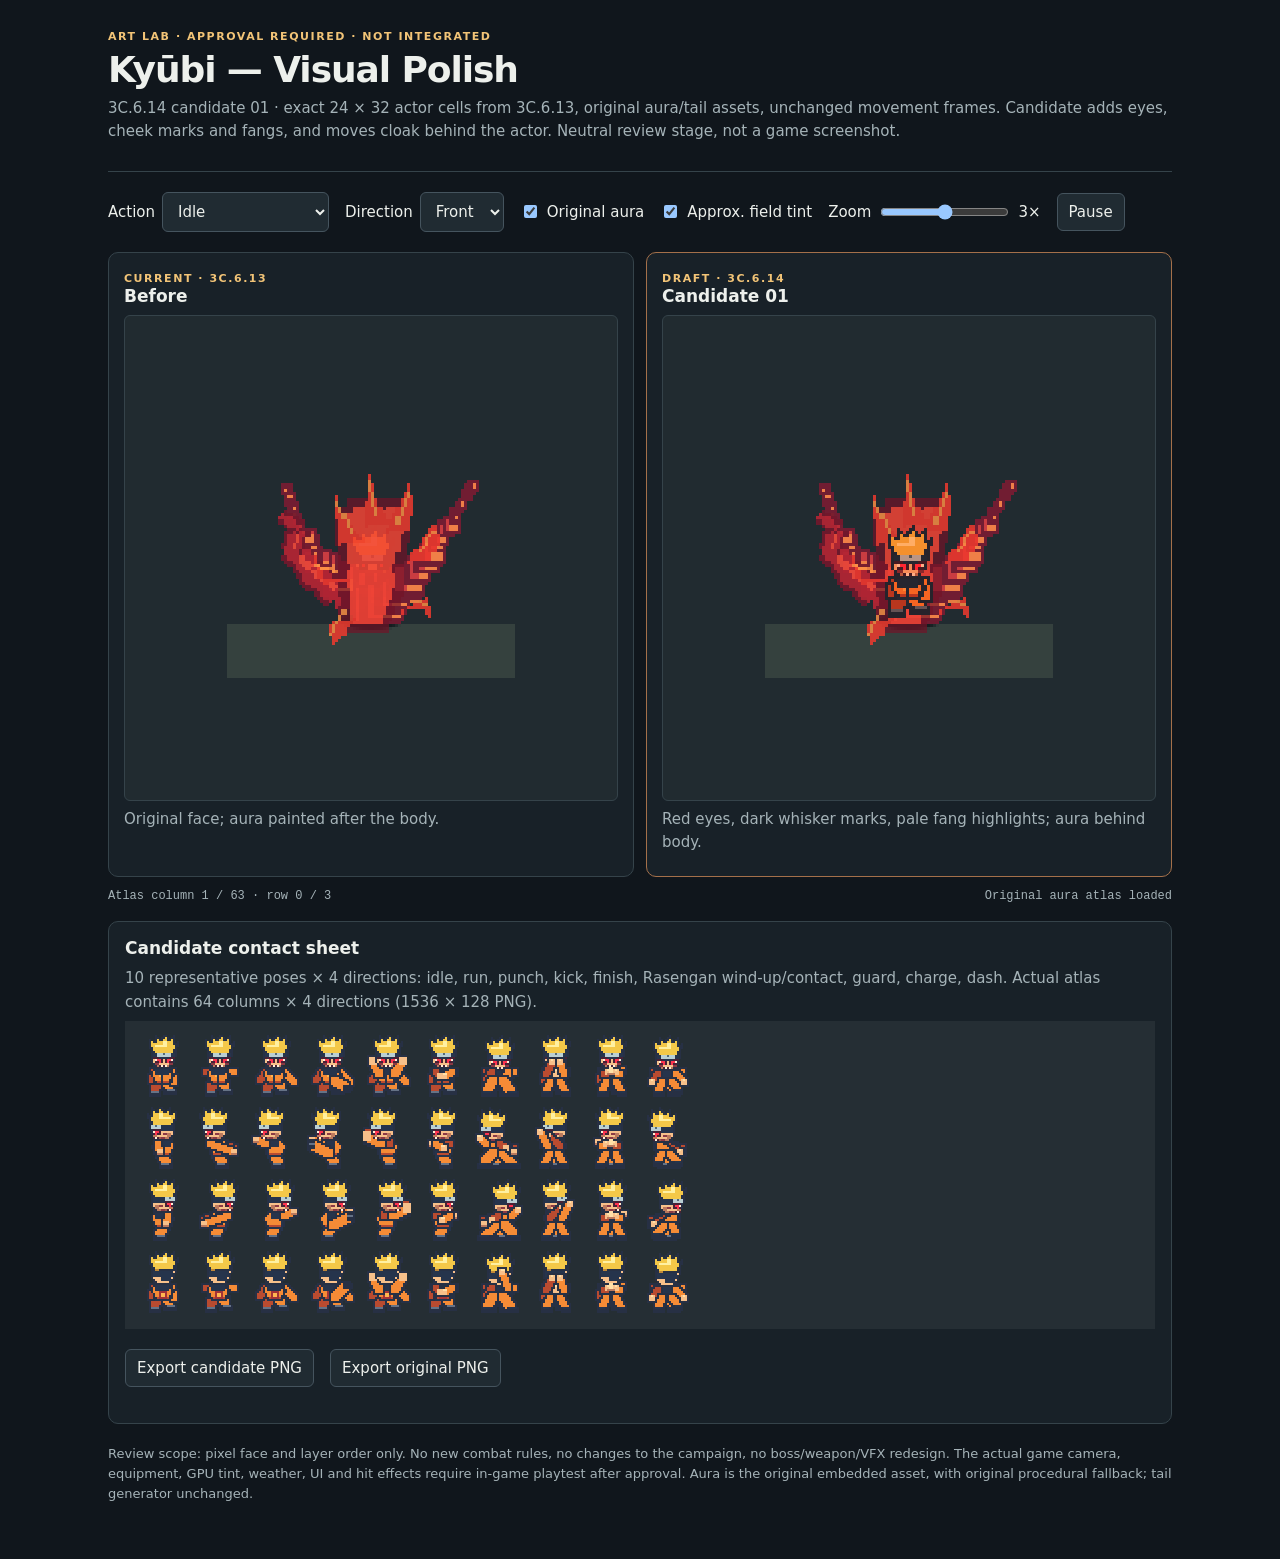
<file: kyubi-review-3c614.html>
<!doctype html><html lang="en"><head><meta charset="utf-8"><meta name="viewport" content="width=device-width,initial-scale=1"><title>Shinobi Art Review · Kyūbi 3C.6.14</title><style>
:root{color-scheme:dark;--zoom:3;--bg:#10161c;--line:#35434a;--muted:#a5b3b8;--gold:#f2c477}*{box-sizing:border-box}body{margin:0;background:var(--bg);color:#edf0ec;font:15px system-ui,sans-serif}main{max-width:1100px;margin:auto;padding:30px 18px 48px}header{border-bottom:1px solid var(--line);padding-bottom:20px}h1{margin:6px 0;font-size:clamp(24px,4vw,36px);letter-spacing:-.03em}h2{font-size:17px;margin:0 0 9px}p{line-height:1.55;margin:7px 0;color:var(--muted)}small,.eyebrow{color:var(--gold);font-size:11px;font-weight:700;letter-spacing:.14em;text-transform:uppercase}.controls{display:flex;flex-wrap:wrap;gap:10px 16px;align-items:center;margin:20px 0}.controls label{display:flex;gap:7px;align-items:center}select,button{background:#202b32;border:1px solid #45545e;color:#edf0ec;border-radius:6px;padding:9px 11px;font:inherit;cursor:pointer}button:hover{border-color:var(--gold)}.pair{display:grid;grid-template-columns:repeat(2,minmax(0,1fr));gap:12px}.panel{min-width:0;border:1px solid var(--line);border-radius:10px;background:#182128;padding:15px}.stage{height:clamp(180px,38vw,490px);overflow:auto;background:#212b30;display:flex;align-items:center;justify-content:center;border:1px solid #35434a;border-radius:6px}canvas{image-rendering:pixelated;display:block}.stage canvas{width:calc(96px * var(--zoom));height:calc(80px * var(--zoom));max-width:none;flex:none}.sheet{margin-top:18px;border:1px solid var(--line);border-radius:10px;padding:16px;background:#182128}.atlas{overflow:auto;background:#252e34;padding:10px}.atlas canvas{width:560px;height:288px;max-width:none}.meta{display:flex;justify-content:space-between;gap:10px;flex-wrap:wrap;font:12px monospace;color:var(--muted);margin:12px 0}.foot{font-size:13px;margin-top:20px}.candidate{border-color:#a4704a}@media(max-width:620px){.pair{grid-template-columns:1fr}.stage{height:270px}}
</style></head><body><main><header><div class="eyebrow">Art lab · approval required · not integrated</div><h1>Kyūbi — Visual Polish</h1><p>3C.6.14 candidate 01 · exact 24 × 32 actor cells from 3C.6.13, original aura/tail assets, unchanged movement frames. Candidate adds eyes, cheek marks and fangs, and moves cloak behind the actor. Neutral review stage, not a game screenshot.</p></header>
<div class="controls"><label>Action <select id="action"><option value="idle">Idle</option><option value="walk">Walk</option><option value="run">Run</option><option value="combo">Triple combo</option><option value="rasengan">Rasengan poses</option><option value="guard">Guard</option><option value="charge">Charge</option><option value="dash">Dash</option></select></label><label>Direction <select id="direction"><option value="0">Front</option><option value="1">Left</option><option value="2">Right</option><option value="3">Back</option></select></label><label><input id="aura" type="checkbox" checked> Original aura</label><label><input id="tint" type="checkbox" checked> Approx. field tint</label><label>Zoom <input id="size" type="range" min="1" max="5" value="3"><span id="zoomLabel">3×</span></label><button id="play">Pause</button></div>
<div class="pair"><section class="panel"><small>Current · 3C.6.13</small><h2>Before</h2><div class="stage"><canvas id="before" width="96" height="80"></canvas></div><p>Original face; aura painted after the body.</p></section><section class="panel candidate"><small>Draft · 3C.6.14</small><h2>Candidate 01</h2><div class="stage"><canvas id="after" width="96" height="80"></canvas></div><p>Red eyes, dark whisker marks, pale fang highlights; aura behind body.</p></section></div>
<div class="meta"><span id="frame"></span><span id="status"></span></div><section class="sheet"><h2>Candidate contact sheet</h2><p>10 representative poses × 4 directions: idle, run, punch, kick, finish, Rasengan wind-up/contact, guard, charge, dash. Actual atlas contains 64 columns × 4 directions (1536 × 128 PNG).</p><div class="atlas"><canvas id="contact" width="280" height="144"></canvas></div><div class="controls"><button id="download">Export candidate PNG</button><button id="downloadOld">Export original PNG</button></div></section><p class="foot">Review scope: pixel face and layer order only. No new combat rules, no changes to the campaign, no boss/weapon/VFX redesign. The actual game camera, equipment, GPU tint, weather, UI and hit effects require in-game playtest after approval. Aura is the original embedded asset, with original procedural fallback; tail generator unchanged.</p></main><script>const baseline=(()=>{// Original, deterministic pixel sheets. All primitives rasterize on integer pixels;
// no generated image or third-party character assets are needed.
const ACTOR_W=24,ACTOR_H=32,ACTOR_COLS=64,DIRS=['down','left','right','up'];
const ANIMS={idle:{start:0,count:2,fps:3},walk:{start:2,count:4,fps:9},run:{start:6,count:4,fps:13},attack:{start:10,count:3,fps:14},hit:{start:13,count:1,fps:1},cast:{start:14,count:2,fps:9},kick:{start:16,count:3,fps:14},finish:{start:19,count:3,fps:12},thrust:{start:22,count:4,fps:12},release:{start:26,count:4,fps:12},seal:{start:30,count:4,fps:10},slam:{start:34,count:4,fps:12},rasengan:{start:38,count:6,fps:12},guard:{start:44,count:4,fps:8},charge:{start:48,count:4,fps:8},dash:{start:52,count:4,fps:24},brake:{start:56,count:2,fps:18},guardBreak:{start:58,count:2,fps:8},dashStrike:{start:60,count:4,fps:16}};
const FX_ROWS=['rasengan','clone','hit','dash','shuriken','wind','kunai','substitute','giant','water','ice','lightning','fire','heal','earth','focus','shockwave','sparks','slash','firetrail','dragon','wall','cracks','aura','storm','infernoOrb','infernoBurst','infernoEmber','infernoTrail','infernoGround'];
const FX_SIZE=32,FX_COLS=8;
const TECH_ART={
 naruto:{' ':{pose:'thrust',fx:'rasengan'},f:{pose:'release',fx:'wind'},l:{pose:'seal',fx:'clone'},g:{pose:'thrust',fx:'giant'}},
 sasuke:{' ':{pose:'thrust',fx:'lightning'},f:{pose:'release',fx:'fire'},l:{pose:'seal',fx:'focus'},g:{pose:'slam',fx:'storm'}},
 sakura:{' ':{pose:'slam',fx:'earth'},f:{pose:'slam',fx:'cracks'},l:{pose:'seal',fx:'heal'},g:{pose:'slam',fx:'cracks'}},
 kakashi:{' ':{pose:'thrust',fx:'lightning'},f:{pose:'release',fx:'dragon'},l:{pose:'seal',fx:'wall'},g:{pose:'slam',fx:'storm'}}
};
function artFor(character,key){return TECH_ART[character]?.[key]||null;}
const TREE_W=40,TREE_H=48;
const ink='#273044',skin='#f7c08a',skinShade='#bc795d',skinLight='#ffe0a8';
const PALETTES={
 jiraiya:{hair:'#dedfd7',hairLight:'#fff9ed',hairShade:'#8d9696',shirt:'#8d9b70',shade:'#515f4a',light:'#bec69d',trim:'#973d39',metal:'#dedcc7'},
 lee:{hair:'#27372f',hairLight:'#4e6654',hairShade:'#1a2826',shirt:'#5b9b52',shade:'#35633d',light:'#a5c675',trim:'#d08041',metal:'#d9d9c8'},
 neji:{hair:'#5f463f',hairLight:'#997466',hairShade:'#3c3031',shirt:'#e1d8bb',shade:'#9c9a86',light:'#f7ebcf',trim:'#63716b',metal:'#c7d4d8'},
 kimimaro:{hair:'#dcded5',hairLight:'#f9f5e9',hairShade:'#989b9b',shirt:'#d6d6ca',shade:'#90918e',light:'#f1ead7',trim:'#786389',metal:'#eee6d5'},
 orochimaru:{hair:'#262437',hairLight:'#4b465c',hairShade:'#171825',shirt:'#c9c6b8',shade:'#82798a',light:'#f0e5d0',trim:'#8a65a9',metal:'#dcd4d8'},
 gaara:{hair:'#aa4b42',hairLight:'#d47b62',hairShade:'#70383b',shirt:'#95624e',shade:'#65463e',light:'#c8a37b',trim:'#e1caa5',metal:'#c6c0ab'},
 sasuke:{hair:'#35384e',hairLight:'#777a9b',hairShade:'#23283b',shirt:'#465a8e',shade:'#303c67',light:'#8393bf',trim:'#e2dcca',metal:'#c3cbd7'},
 player:{hair:'#f4c848',hairLight:'#fff0a1',hairShade:'#bf8739',shirt:'#f58b36',shade:'#b94b30',light:'#ffb650',trim:'#26344c',metal:'#bacfd3'},
 npc:{hair:'#c4d3df',hairLight:'#f0f4f8',hairShade:'#8495ae',shirt:'#78935a',shade:'#475e46',light:'#a5ba76',trim:'#26344c',metal:'#c6d6dd'},
 enemy:{hair:'#34364d',hairLight:'#69627e',hairShade:'#262839',shirt:'#665272',shade:'#3d354f',light:'#93748a',trim:'#29283c',metal:'#b8b6c6'},
 thrower:{hair:'#4d625d',hairLight:'#91b5a1',hairShade:'#304840',shirt:'#427a71',shade:'#284b4d',light:'#7fbaa6',trim:'#263644',metal:'#ced6ce'},
 guard:{hair:'#70494f',hairLight:'#b68176',hairShade:'#422d3c',shirt:'#97564b',shade:'#58373f',light:'#c98468',trim:'#352c39',metal:'#e0c293'},
 sakura:{hair:'#df7b92',hairLight:'#ffc0bb',hairShade:'#ad536f',shirt:'#c64e5f',shade:'#86364b',light:'#e88b85',trim:'#57394d',metal:'#e9d4cf'},
 teuchi:{hair:'#e9dec2',hairLight:'#fff7e7',hairShade:'#b6a78e',shirt:'#e5d7b9',shade:'#99876e',light:'#f8efda',trim:'#695646',metal:'#ede1c5'},
 tenten:{hair:'#593e39',hairLight:'#a57b65',hairShade:'#3b2830',shirt:'#ddadad',shade:'#a66877',light:'#ffe1c9',trim:'#4d4453',metal:'#cfdae1'},
 iruka:{hair:'#684536',hairLight:'#a47853',hairShade:'#392e35',shirt:'#779768',shade:'#43594d',light:'#a1be8a',trim:'#354457',metal:'#c0d2d7'},
 kabuto:{hair:'#a8b7bd',hairLight:'#e1e8e6',hairShade:'#788491',shirt:'#75637d',shade:'#413b54',light:'#aa94af',trim:'#d5c8b0',metal:'#b7d6d7'},
 zabuza:{hair:'#313746',hairLight:'#6a7781',hairShade:'#222737',shirt:'#687e87',shade:'#384c5b',light:'#9eafb6',trim:'#344051',metal:'#d5dde0'},
 haku:{hair:'#272d3e',hairLight:'#67748a',hairShade:'#1d2434',shirt:'#6a9e8c',shade:'#385f60',light:'#a3cfb4',trim:'#6a455d',metal:'#e8e8dc'},
 shikamaru:{hair:'#34393b',hairLight:'#626966',hairShade:'#242a30',shirt:'#859673',shade:'#4a5c50',light:'#b1c09b',trim:'#343b45',metal:'#c4c9be'},
 clone:{hair:'#edc448',hairLight:'#fff0a1',hairShade:'#bf8739',shirt:'#f58b36',shade:'#b94b30',light:'#ffb650',trim:'#26344c',metal:'#bacfd3'}
};
function canvas(w,h){const c=document.createElement('canvas');c.width=w;c.height=h;return c;}
function cell(w,h){
 const c=canvas(w,h),ctx=c.getContext('2d');ctx.imageSmoothingEnabled=false;
 function rect(x,y,w,h,col){if(w<=0||h<=0)return;ctx.fillStyle=col;ctx.fillRect(Math.round(x),Math.round(y),Math.round(w),Math.round(h));}
 function poly(pts,col){const xs=pts.map(p=>p[0]),ys=pts.map(p=>p[1]);for(let y=Math.max(0,Math.floor(Math.min(...ys)));y<=Math.min(h-1,Math.ceil(Math.max(...ys)));y++)for(let x=Math.max(0,Math.floor(Math.min(...xs)));x<=Math.min(w-1,Math.ceil(Math.max(...xs)));x++){let inside=false;for(let i=0,j=pts.length-1;i<pts.length;j=i++){const a=pts[i],b=pts[j];if((a[1]>y+.5)!==(b[1]>y+.5)&&x+.5<(b[0]-a[0])*(y+.5-a[1])/(b[1]-a[1])+a[0])inside=!inside;}if(inside)rect(x,y,1,1,col);}}
 function ellipse(x,y,rx,ry,col){for(let yy=Math.floor(y-ry);yy<=Math.ceil(y+ry);yy++)for(let xx=Math.floor(x-rx);xx<=Math.ceil(x+rx);xx++)if(((xx+.5-x)/rx)**2+((yy+.5-y)/ry)**2<=1)rect(xx,yy,1,1,col);}
 function line(x,y,xx,yy,col,w=1){const n=Math.max(1,Math.ceil(Math.max(Math.abs(xx-x),Math.abs(yy-y))));for(let i=0;i<=n;i++)rect(Math.round(x+(xx-x)*i/n)-Math.floor(w/2),Math.round(y+(yy-y)*i/n)-Math.floor(w/2),w,w,col);}
 return {c,ctx,rect,poly,ellipse,line};
}
// Dedicated Shukaku chakra avatar; original procedural directional atlas.
function shukakuCell(dir,frame){
 const s=cell(24,32),{rect,poly,line,ellipse}=s,outline='#493e41',shade='#9a7048',sand='#d6b076',light='#f3d69b',mark='#4b485d',eye='#ffe76b',back=dir===3,side=dir===1||dir===2;
 const step=frame>=2&&frame<=9?[-1,0,1,0][(frame-2)%4]:0,cast=frame===14||frame===15||frame>=22,attack=frame>=10&&frame<=12||frame>=16&&frame<=21;
 poly([[5,21],[10,21],[10,28+step],[8,31],[2,31],[3,27]],outline);poly([[6,22],[9,23],[8,28+step],[3,29],[4,26]],sand);
 poly([[13,21],[18,21],[21,29-step],[21,31],[14,31],[12,27]],outline);poly([[14,22],[17,23],[19,28-step],[15,29]],sand);
 ellipse(12,18,8,10,outline);ellipse(12,18,7,9,sand);ellipse(11,16,5,6,light);
 const ay=cast?11:attack?16:23+step,by=cast?10:attack?14:23-step;
 line(7,14,3,ay,outline,7);line(7,14,3,ay,sand,5);line(17,14,20,by,outline,7);line(17,14,20,by,sand,5);
 for(let j=0;j<3;j++){rect(1+j*2,ay+2,1,2,light);rect(18+j*2,by+2,1,2,light);}
 poly([[4,12],[4,2],[9,6],[15,6],[20,2],[20,12],[17,16],[7,16]],outline);poly([[5,10],[5,4],[9,7],[15,7],[19,4],[19,11],[16,15],[8,15]],sand);poly([[6,5],[8,8],[6,9]],shade);poly([[18,5],[16,8],[18,9]],shade);
 if(!back){if(side){rect(dir===1?5:15,9,5,3,mark);rect(dir===1?6:16,10,3,1,eye);}else{rect(6,9,5,3,mark);rect(13,9,5,3,mark);rect(7,10,3,1,eye);rect(14,10,3,1,eye);}rect(10,12,4,2,outline);rect(8,14,8,1,mark);rect(10,14,1,1,light);rect(14,14,1,1,light);}else{line(8,9,16,9,mark,2);line(12,7,12,12,mark,1);}
 line(10,17,7,20,mark,2);line(7,20,11,23,mark,2);line(14,17,17,20,mark,2);line(17,20,13,23,mark,2);rect(11,24,3,2,mark);
 return s.c;
}
// White Serpent: dedicated coiled-body directional pixel art.
function whiteSerpentCell(dir,frame){
 const s=cell(24,32),{rect,poly,line,ellipse}=s,ink='#423b51',shade='#a6a1b6',white='#e4e0db',light='#fff5e6',purple='#82629c',eye='#f5d858',back=dir===3,side=dir===1||dir===2,attack=frame>=10&&frame<=12||frame>=16&&frame<=21,cast=frame===14||frame===15||frame>=22;
 const wig=frame>=2&&frame<=9?[-1,0,1,0][(frame-2)%4]:0,hx=side?(dir===1?9:15):12,hy=attack?7:cast?5:6+wig;
 ellipse(12,26,11,5,ink);ellipse(12,25,10,5,shade);ellipse(12,24,9,3,white);
 ellipse(12,21,9,5,ink);ellipse(12,20,8,5,white);ellipse(12,20,5,2,shade);
 line(10,24,16,18,ink,9);line(10,24,16,18,white,7);line(16,18,hx,hy+5,ink,10);line(16,18,hx,hy+5,white,8);line(hx-1,hy+6,14,18,light,2);
 for(let i=0;i<4;i++){line(11+i%2,17+i*2,16,18+i*2,purple,1);}
 poly([[hx-7,hy],[hx-4,hy-3],[hx+4,hy-3],[hx+7,hy],[hx+6,hy+6],[hx+3,hy+9],[hx-4,hy+9],[hx-7,hy+5]],ink);
 poly([[hx-6,hy],[hx-3,hy-2],[hx+3,hy-2],[hx+6,hy],[hx+5,hy+5],[hx+3,hy+8],[hx-3,hy+8],[hx-6,hy+4]],white);
 rect(hx-4,hy-1,8,1,light);if(!back){if(side){const ex=dir===1?hx-5:hx+2;rect(ex,hy+2,3,3,purple);rect(ex+1,hy+3,1,2,eye);}else{rect(hx-5,hy+2,4,3,purple);rect(hx+1,hy+2,4,3,purple);rect(hx-4,hy+3,2,1,eye);rect(hx+2,hy+3,2,1,eye);}rect(hx-3,hy+6,6,attack?3:1,ink);rect(hx-3,hy+6,1,2,light);rect(hx+2,hy+6,1,2,light);if(attack||cast)rect(hx,hy+8,1,3,'#be6884');}else line(hx-3,hy+2,hx+3,hy+5,purple,2);
 for(let i=0;i<4;i++)rect(4+i*4,28+(i%2),2,1,purple);
 return s.c;
}
function actorCell(kind,dir,frame,gear=null,kyubi=false){
 if(kind==='whiteSerpent')return whiteSerpentCell(dir,frame);
 if(kind==='shukaku')return shukakuCell(dir,frame);
 const extra=frame>=44?frame-44:-1;if(extra>=0)frame=[14,14,15,14,14,14,15,15,6,7,8,9,6,0,13,13,6,10,11,12][extra];
 const ras=frame>=38?frame-38:-1;if(ras>=0)frame=[14,14,14,7,12,0][ras];
 const special=frame>=22?Math.floor((frame-22)/4):-1,stage=frame>=22?(frame-22)%4:0;if(special>=0)frame=[14,14,15,14][stage];
 const sage=kind==='jiraiyaSage';if(sage)kind='jiraiya';const sasukeForm=kind==='sasukeSharingan'?1:kind==='sasukeMarked'?2:kind==='sasukeCursed'?3:kind==='sasukeInjured'?4:0;if(sasukeForm)kind='sasuke';const kimiForm=kind==='kimiMarked'?1:kind==='kimiCursed'?2:0;if(kimiForm)kind='kimimaro';const role=kind;const p=sasukeForm===3?{hair:'#56516d',hairLight:'#8782a2',hairShade:'#363247',shirt:'#847d91',shade:'#534f69',light:'#b0a7bd',trim:'#ddd9d7',metal:'#c8c7df'}:kimiForm===2?{hair:'#d6d6ce',hairLight:'#eee9df',hairShade:'#8b878d',shirt:'#8e7c74',shade:'#645956',light:'#b5a091',trim:'#554653',metal:'#f2eada'}:PALETTES[kind],s=cell(24,32),{rect,poly,line}=s;if(kind==='guard'||kind==='thrower')kind='enemy';
 const side=dir===1||dir===2,back=dir===3,run=frame>=6&&frame<=9,walk=frame>=2&&frame<=5,attack=frame>=10&&frame<=12||frame>=16,cast=frame===14||frame===15,kick=frame>=16&&frame<=18,finish=frame>=19;
 const f=walk?(frame-2):run?(frame-6):0,step=[-3,0,3,0][f],bob=(walk||run)&&f%2===1?1:frame===1?1:0;
 const phase=kick?frame-16:finish?frame-19:attack?frame-10:cast?frame-14:0;const lean=ras>=0&&kind==='player'?(side?[0,-1,0,3,2,0][ras]:0):side&&run?2:side&&attack?(phase===1?2:0):0;const hx=12+lean,hy=8+bob,bodyY=16+bob;
 // side frames are painted facing right, mirrored for left.
 function limb(x,y,xx,yy,c,w=4){line(x,y,xx,yy,ink,w+2);line(x,y,xx,yy,c,w);}
 if(side){
   limb(10,23,8-step,28,p.shade,3);rect(5-step,28,6,3,ink);rect(6-step,28,4,1,p.trim);
   limb(13,23,13+step,28,p.shirt,4);rect(11+step,28,6,3,ink);rect(12+step,28,4,1,'#657286');
   const ax=run?4:attack?[6,18,14][phase]:cast?15+phase:8-step,ay=run?20:attack?[20,17,21][phase]:cast?18:21;
   limb(10,bodyY+2,ax,ay,p.shade,3);
 }else{
   limb(9,23,8,28+(step>0?-1:0),p.shade,4);rect(5,28+(step>0?-1:0),6,3,ink);
   limb(14,23,15,28+(step<0?-1:0),p.shirt,4);rect(13,28+(step<0?-1:0),6,3,ink);
   rect(6,28+(step>0?-1:0),4,1,'#657286');rect(14,28+(step<0?-1:0),4,1,'#657286');
   limb(7,bodyY+2,run?5:attack?[8,4,6][phase]:6,run?18:22+(step>0?1:0),p.shade,3);
   limb(16,bodyY+2,run?19:attack?[15,21,18][phase]:17,run?18:cast?18-phase:22+(step<0?1:0),p.shirt,3);
 }
 // jacket silhouette, shoulder panels, zipper and belt.
 poly([[7+lean,bodyY],[16+lean,bodyY],[18,bodyY+4],[16,25],[8,25],[6,bodyY+4]],ink);
 poly([[8+lean,bodyY+1],[15+lean,bodyY+1],[16,bodyY+4],[15,24],[9,24],[7,bodyY+4]],p.shirt);
 rect(9,23,6,1,p.shade);rect(8+lean,bodyY+1,7,3,p.trim);
 if(kind==='npc'){rect(8,bodyY+4,4,5,p.shade);rect(13,bodyY+4,3,5,p.light);}
 else if(!back){rect(side?15:11,bodyY+4,1,6,p.trim);rect(side?14:10,bodyY+4,1,1,p.light);}
 else{rect(10,bodyY+4,4,4,'#a33337');rect(11,bodyY+5,2,2,p.light);}
 rect(8,24,8,1,p.trim);
 if(side){const x=run?4:attack?[8,21,17][phase]:cast?17+phase:16+step,y=run?22:attack?[18,16,21][phase]:cast?18-phase:22;limb(14+lean,bodyY+2,x,y,p.shirt,3);rect(x-1,y-1,3,3,skin);rect(x-1,y+1,3,1,skinShade);}
 else if(cast){rect(9,18,3,3,skin);rect(12,18,3,3,skin);rect(11,17,2,1,skinLight);}
 // Distinct combo poses, with the same palette and original 24×32 cell.
 if(kick&&phase===0){if(side){limb(13,23,18,20,p.shirt,4);rect(16,20,4,3,ink);}else{limb(14,23,17,22,p.shirt,4);rect(15,21,4,3,ink);}}if(kick&&phase===2){if(side){limb(13,23,17,25,p.shirt,4);rect(16,25,5,3,ink);}else{limb(14,23,17,27,p.shirt,4);rect(15,27,5,3,ink);}}if(kick&&phase===1){if(side){limb(13,23,22,19,p.shirt,4);rect(20,17,4,4,ink);rect(20,18,3,1,'#657286');}else{limb(14,23,19,back?18:26,p.shirt,4);rect(18,back?16:25,5,3,ink);}}
 if(finish&&phase===0){if(side){limb(11,18,5,15,p.shade,4);limb(15,18,8,13,p.shirt,4);rect(6,11,4,4,skin);}else{limb(8,19,4,22,p.shirt,4);limb(16,19,20,22,p.shirt,4);rect(2,20,4,4,skin);rect(18,20,4,4,skin);}}if(finish&&phase===2){if(side){limb(14,18,19,21,p.shirt,4);rect(18,20,4,4,skin);}else{limb(8,19,5,20,p.shirt,4);limb(16,19,19,20,p.shirt,4);}}if(finish&&phase===1){if(side){limb(11,18,21,13,p.shade,4);limb(15,18,22,15,p.shirt,4);rect(20,12,4,5,skin);}else{limb(8,19,5,13,p.shirt,4);limb(16,19,19,13,p.shirt,4);rect(3,11,4,4,skin);rect(18,11,4,4,skin);}}
 // rounded anime head, outline, shade and a readable face at tiny scale.
 poly([[hx-6,hy-3],[hx+4,hy-4],[hx+7,hy],[hx+6,hy+6],[hx+3,hy+9],[hx-4,hy+9],[hx-6,hy+5]],ink);
 poly([[hx-5,hy-2],[hx+4,hy-3],[hx+6,hy+1],[hx+5,hy+6],[hx+2,hy+8],[hx-3,hy+8],[hx-5,hy+5]],kind==='enemy'?p.trim:skin);
 if(!back&&kind!=='enemy'){rect(hx-4,hy+5,2,2,skinShade);rect(hx+3,hy+6,2,1,skinShade);rect(hx-3,hy+7,6,1,skinShade);}
 const hairPoints=kind==='enemy'?[[hx-6,hy-4],[hx+5,hy-4],[hx+7,hy],[hx+4,hy+2],[hx-5,hy+2]]:[[hx-7,hy-2],[hx-7,hy-6],[hx-4,hy-5],[hx-4,hy-8],[hx-1,hy-6],[hx+2,hy-9],[hx+3,hy-6],[hx+6,hy-8],[hx+6,hy-4],[hx+8,hy-5],[hx+7,hy+1],[hx+4,hy+3],[hx-5,hy+2]];
 poly(hairPoints,ink);
 poly(kind==='enemy'?[[hx-5,hy-3],[hx+4,hy-3],[hx+5,hy],[hx-4,hy+1]]:[[hx-6,hy-3],[hx-6,hy-5],[hx-3,hy-4],[hx-3,hy-6],[hx,hy-5],[hx+2,hy-7],[hx+3,hy-4],[hx+5,hy-6],[hx+5,hy-3],[hx+6,hy-3],[hx+5,hy+1],[hx-4,hy+1]],p.hair);
 rect(hx-4,hy-3,6,1,p.hairLight);rect(hx,hy-5,2,2,p.hairLight);
 if(back){rect(hx-5,hy+2,10,3,p.trim);rect(hx-1,hy+4,2,3,p.trim);rect(hx+1,hy+5,3,2,p.trim);rect(hx-4,hy+1,2,1,p.hairShade);}
 else{
   rect(hx-5,hy+1,11,3,p.trim);rect(side?hx+1:hx-3,hy+1,side?5:7,2,p.metal);rect(side?hx+3:hx,hy+1,1,1,'#536b79');
   if(side){rect(hx+2,hy+4,3,2,ink);rect(hx+3,hy+4,1,1,kind==='player'||kind==='clone'?(kyubi?'#ed3d43':'#61b8d7'):'#d6d8ce');}
   else{rect(hx-4,hy+4,3,2,ink);rect(hx+2,hy+4,3,2,ink);rect(hx-3,hy+4,1,1,kind==='player'||kind==='clone'?(kyubi?'#ed3d43':'#61b8d7'):'#d6d8ce');rect(hx+3,hy+4,1,1,kind==='player'||kind==='clone'?(kyubi?'#ed3d43':'#61b8d7'):'#d6d8ce');}
   if(kind==='npc'||kind==='enemy'){rect(hx-4,hy+6,9,3,p.trim);if(kind==='npc')rect(hx-4,hy+3,4,3,p.trim);}
   else{rect(hx-4,hy+6,2,1,skinShade);rect(hx+3,hy+6,2,1,skinShade);rect(hx,hy+7,2,1,'#9d574e');}
 }
 if(role==='sakura'){rect(hx-6,hy-1,2,8,p.hairShade);rect(hx+5,hy-1,2,8,p.hair);rect(hx-5,hy-2,10,3,p.hair);rect(hx-2,hy-3,4,2,p.hairLight);}if(role==='teuchi'){rect(hx-6,hy-6,12,7,p.hair);rect(hx-7,hy-1,14,2,p.hairLight);rect(9,bodyY+3,7,7,'#f3ead8');}if(role==='tenten'){rect(hx-7,hy-7,4,5,p.hair);rect(hx+4,hy-7,4,5,p.hair);rect(hx-6,hy-6,2,2,p.hairLight);}if(role==='iruka'){rect(hx-1,hy-8,4,5,p.hair);if(!back)rect(hx-3,hy+6,7,1,'#a66c56');}
 if(role==='kabuto'){rect(hx-3,hy-7,6,4,p.hairLight);if(back){rect(hx-2,hy+3,4,9,p.hairShade);rect(hx-1,hy+3,2,8,p.hairLight);}else{if(side){rect(hx+1,hy+3,5,4,'#303748');rect(hx+2,hy+4,3,2,'#d4e7eb');}else{rect(hx-5,hy+3,4,4,'#303748');rect(hx+1,hy+3,4,4,'#303748');rect(hx-4,hy+4,2,2,'#d4e7eb');rect(hx+2,hy+4,2,2,'#d4e7eb');rect(hx-1,hy+4,2,1,'#303748');}}rect(7,bodyY+5,10,2,p.trim);if(attack||cast){rect(4,bodyY+4,3,6,'#8cebd2');rect(17,bodyY+4,3,6,'#8cebd2');}}
 if(role==='zabuza'){rect(hx-5,hy+5,11,5,'#d6d9cf');rect(hx-4,hy+6,9,1,'#87999c');line(side?17:19,8,side?21:21,25,'#344051',4);line(side?17:19,8,side?21:21,22,'#b5ced5',3);rect(19,25,3,4,'#795c50');}if(role==='haku'){if(!back){rect(hx-4,hy+1,8,9,'#e7e8dc');rect(hx-3,hy+3,2,1,'#554253');rect(hx+1,hy+3,2,1,'#554253');rect(hx-1,hy+6,2,2,'#b06b78');}rect(hx-6,hy,2,11,p.hair);rect(hx+5,hy,2,11,p.hairShade);}
 if(role==='shikamaru'){rect(hx-2,hy-8,4,5,p.hair);rect(hx-3,hy-7,6,2,p.hairShade);rect(hx-1,hy-9,2,2,p.hairLight);rect(9,bodyY+5,6,2,p.shade);}
 if(role==='guard'){rect(6,17,12,3,p.metal);rect(5,19,3,5,p.shade);rect(16,19,3,5,p.shade);}if(role==='thrower'){rect(6,22,3,4,p.metal);rect(15,22,3,4,p.metal);}
 if(role==='lee'){rect(hx-6,hy-5,12,6,p.hair);rect(hx-5,hy-4,10,1,p.hairLight);if(!back){rect(hx-4,hy+3,3,1,ink);rect(hx+2,hy+3,3,1,ink);}rect(7,25,3,3,p.trim);rect(14,25,3,3,p.trim);}
 if(role==='neji'){rect(hx-6,hy,2,12,p.hair);rect(hx+5,hy,2,12,p.hairShade);if(!back){rect(hx-3,hy+4,2,1,'#e7e6ea');rect(hx+3,hy+4,2,1,'#e7e6ea');}}
 if(role==='kimimaro'){rect(hx-6,hy-4,12,4,p.hair);rect(hx-7,hy-1,3,10,p.hairShade);rect(hx+5,hy-1,3,10,p.hair);rect(hx-6,hy-2,2,8,p.hairLight);if(!back){rect(hx-3,hy,2,1,'#a34d55');rect(hx+2,hy,2,1,'#a34d55');rect(hx-4,hy+3,2,1,'#66845a');rect(hx+2,hy+3,2,1,'#66845a');}rect(7,23,10,3,'#88719c');if(kimiForm===1){line(hx-5,hy+2,hx-2,hy+6,'#453747',2);line(9,17,13,22,'#453747',2);line(15,15,13,18,'#453747',2);}if(kimiForm===2){rect(hx-4,hy+1,8,6,'#987e76');if(!back){rect(hx-4,hy+3,3,1,'#e7ce6b');rect(hx+2,hy+3,3,1,'#e7ce6b');}for(let i=0;i<3;i++){poly([[4,13+i*3],[1,9+i*3],[6,15+i*3]],'#eae4d3');poly([[19,13+i*3],[23,9+i*3],[18,15+i*3]],'#eae4d3');}rect(8,18,8,4,'#9f887d');}if(attack||cast){line(16,19,22,13,'#eee5d3',kimiForm===2?3:2);rect(15,19,2,2,'#b6b5a5');}}
 if(role==='jiraiya'){poly([[hx-7,hy-4],[hx-9,hy+4],[hx-10,hy+14],[hx-6,hy+12],[hx-5,hy+4]],p.hairShade);poly([[hx+5,hy-4],[hx+8,hy+3],[hx+10,hy+14],[hx+5,hy+13],[hx+4,hy+3]],p.hair);line(hx-8,hy+3,hx-8,hy+11,p.hairLight,2);line(hx+6,hy+4,hx+7,hy+11,p.hairLight,2);rect(6+lean,bodyY+2,3,8,'#a84540');rect(15+lean,bodyY+2,3,8,'#a84540');rect(7,24,11,2,'#6e3436');if(!back){rect(hx-5,hy+1,11,3,'#b2b3a4');rect(hx-1,hy+1,3,2,'#544e43');line(hx-4,hy+6,hx-4,hy+9,'#b83c43',2);line(hx+4,hy+6,hx+4,hy+9,'#b83c43',2);if(sage){rect(hx-5,hy+3,4,3,'#b95142');rect(hx+2,hy+3,4,3,'#b95142');rect(hx-4,hy+4,3,1,'#e5c65c');rect(hx+2,hy+4,3,1,'#e5c65c');}}else{rect(8,17,8,7,'#b2443d');rect(11,18,2,4,'#e4d0a5');}}
 if(role==='orochimaru'){rect(hx-6,hy-4,12,4,p.hair);rect(hx-7,hy-1,3,13,p.hair);rect(hx+5,hy-1,3,13,p.hairShade);rect(hx-6,hy+1,2,10,p.hairLight);if(!back){rect(hx-4,hy+2,9,2,'#e9ddd8');rect(hx-4,hy+4,3,2,'#6b478f');rect(hx+2,hy+4,3,2,'#6b478f');rect(hx-3,hy+4,1,1,'#ead06b');rect(hx+3,hy+4,1,1,'#ead06b');rect(hx-1,hy+7,3,1,'#64475d');}rect(6,23,12,3,'#79559c');rect(9,24,6,3,'#a88ac7');if(attack){line(16,19,22,12,'#d7dce0',2);rect(16,19,2,3,'#514563');}}
 if(role==='gaara'){rect(5,17,4,10,'#bd9c68');rect(4,19,5,6,'#d0b58a');rect(5,16,3,2,'#8d6348');if(!back)rect(hx+3,hy-1,2,2,'#a74646');}
 if(role==='sasuke'){if(!back){rect(hx-5,hy-2,3,5,p.hair);rect(hx+4,hy-2,2,6,p.hairShade);rect(hx+3,hy+4,1,1,'#bc6a72');}else{rect(10,bodyY+4,4,2,'#b65a55');rect(11,bodyY+6,2,2,'#e9dfd1');}rect(8,24,8,2,'#c7c7d6');if(sasukeForm===3){rect(hx-4,hy+2,8,6,'#8e879f');if(!back){rect(hx-4,hy+4,3,1,'#e6dc7d');rect(hx+2,hy+4,3,1,'#e6dc7d');}poly([[4,16],[0,7],[5,11],[8,19]],'#716889');poly([[20,16],[24,7],[19,11],[16,19]],'#716889');}else if(sasukeForm===4){if(!back){line(hx-4,hy+5,hx-2,hy+7,'#93626b',1);line(hx+2,hy+3,hx+4,hy+5,'#a27173',1);rect(hx-2,hy+7,2,1,'#79505d');}poly([[8,17],[11,19],[9,21]],'#b99588');poly([[15,21],[13,23],[17,23]],'#7b6a77');rect(8,26,2,2,'#a49b9d');}else if(sasukeForm){if(!back){rect(hx-4,hy+4,2,1,'#c94450');rect(hx+2,hy+4,2,1,'#c94450');}if(sasukeForm===2){line(hx-4,hy+2,hx-1,hy+7,'#39303e',2);line(8,17,13,21,'#39303e',2);line(15,15,17,18,'#39303e',2);}}}
 if(gear&&['player','sasuke','sakura','npc'].includes(role)){
 const {head,torso,legs,feet,weapon,offhand,accessory}=gear;
 if(head){rect(hx-5,hy+1,11,3,head.accent);rect(side?hx+1:hx-3,hy+1,side?5:7,2,head.color);rect(hx+1,hy+1,1,1,'#ecf6eb');}
 if(torso){poly([[8+lean,bodyY+2],[15+lean,bodyY+2],[16,bodyY+5],[15,24],[9,24],[7,bodyY+5]],torso.color);rect(9,bodyY+5,3,3,torso.accent);rect(13,bodyY+5,2,3,torso.accent);rect(12,bodyY+3,1,5,ink);}
 if(legs){if(side){line(10,24,8-step,27,legs.color,2);line(13,24,13+step,27,legs.color,3);}else{rect(7,25,4,3,legs.color);rect(13,25,4,3,legs.color);}}
 if(feet){if(side){rect(6-step,28,4,2,feet.color);rect(12+step,28,4,2,feet.color);}else{rect(6,28+(step>0?-1:0),4,2,feet.color);rect(14,28+(step<0?-1:0),4,2,feet.color);}}
 if(weapon){const wx=side?(run?5:attack?[8,21,17][phase]:cast?17+phase:16+step):17,wy=side?(run?22:attack?[18,16,21][phase]:cast?18-phase:22):22;line(wx,wy,Math.min(23,wx+2),Math.max(1,wy-6),weapon.accent,3);line(wx,wy-1,Math.min(23,wx+2),Math.max(1,wy-6),weapon.color,1);}
 if(offhand){rect(side?8:5,bodyY+5,3,3,offhand.accent);rect(side?9:6,bodyY+5,2,2,offhand.color);}
 if(accessory){rect(11,bodyY+3,2,3,accessory.accent);rect(11,bodyY+4,2,2,accessory.color);}
 }
 // Four additional pose families. Paint arms over torso, keeping equipment and the pixel silhouette.
 if(special>=0&&stage!==3){
  const sleeve=gear?.torso?.color||p.shirt,accent=gear?.offhand?.color||p.shade;
  if(special===0){ // wind-up, reach, follow-through
   const tx=side?[12,21,20][stage]:[12,12,13][stage],ty=side?[19,15,19][stage]:back?[18,11,14][stage]:[19,24,22][stage];
   limb(15,18,tx,ty,sleeve,3);rect(tx-1,ty-1,3,3,skin);rect(tx,ty-1,1,1,skinLight);limb(8,18,side?5:8,21,accent,2);
   if(stage===1){rect(5,29,6,2,ink);rect(16,28,6,3,ink);}
  }else if(special===1){ // throw / elemental release
   const x=side?[9,21,19][stage]:[11,19,17][stage],y=[13,15,19][stage];
   limb(15,18,x,y,sleeve,3);rect(x-1,y-1,3,3,skin);limb(8,18,side?7:5,stage===0?15:20,accent,2);
  }else if(special===2){ // hand seals and opening palms
   const spread=[2,4,7][stage],y=[19,16,15][stage];
   limb(8,18,12-spread,y,accent,3);limb(16,18,12+spread,y,sleeve,3);rect(11-spread,y-1,3,3,skin);rect(11+spread,y-1,3,3,skin);
  }else{ // raised fists, downward strike, braced recovery
   const x=side?[16,22,19][stage]:[17,13,16][stage],y=[10,26,23][stage];
   limb(15,18,x,y,sleeve,4);rect(x-1,y-1,3,4,skin);limb(8,18,stage===0?5:7,stage===0?11:23,accent,3);
   if(stage===1){rect(5,28,6,3,ink);rect(16,28,6,3,ink);}
  }
 }
 // Dedicated Rasengan key poses, keeping the existing head, silhouette and equipment.
 if(ras>=0&&role==='player'){
  const sleeve=gear?.torso?.color||p.shirt,shade=gear?.offhand?.color||p.shade,leg=gear?.legs?.color||p.shirt,shoe=gear?.feet?.color||p.trim;
  if(side){
   const hand=[[11,20],[9,18],[14,16],[21,15],[22,17],[17,21]][ras],other=[[14,19],[13,17],[16,16],[8,20],[6,22],[10,21]][ras];
   limb(8+lean,18,other[0],other[1],shade,3);rect(other[0]-1,other[1]-1,3,3,skin);
   limb(15+lean,18,hand[0],hand[1],sleeve,3);rect(hand[0]-1,hand[1]-1,3,3,skin);rect(hand[0],hand[1]-1,2,1,skinLight);
   if(ras===3||ras===4){limb(10,23,4,28,leg,3);rect(1,28,7,3,ink);rect(2,28,5,1,shoe);limb(15,23,19,27,leg,4);rect(17,28,6,3,ink);rect(18,28,4,1,shoe);}
  }else{
   const y=back?[20,18,15,10,12,21][ras]:[20,19,19,24,25,21][ras],x=back?[12,12,12,13,14,14][ras]:[12,11,12,13,14,16][ras];
   limb(8,18,ras<3?x-2:5,ras<3?y:22,shade,3);limb(16,18,x,y,sleeve,3);rect(x-1,y-1,3,3,skin);rect(x,y-1,2,1,skinLight);
   if(ras<3)rect(x-3,y-1,2,3,skin);
   if(ras===3||ras===4){limb(9,23,6,28,leg,4);limb(14,23,18,28,leg,4);rect(3,28,6,3,ink);rect(16,28,6,3,ink);rect(4,28,4,1,shoe);rect(17,28,4,1,shoe);}
  }
 }
 // New, direction-aware defensive and movement poses. All coordinates stay on the original pixel grid.
 if(extra>=0){
  const sleeve=gear?.torso?.color||p.shirt,shade=gear?.offhand?.color||p.shade,leg=gear?.legs?.color||p.shirt,shoe=gear?.feet?.color||p.trim;
  const arm=(x,y,xx,yy,col)=>{limb(x,y,xx,yy,col,3);rect(xx-1,yy-1,3,3,skin);rect(xx,yy-1,1,1,skinLight);};
  const foot=(x,y,xx,yy,col)=>{limb(x,y,xx,yy,col,3);rect(xx-2,yy,5,3,ink);rect(xx-1,yy,3,1,shoe);};
  if(extra<4){ // raise, brace, breathe and settle the forearm guard
   const q=extra===0?1:extra===2?1:0;
   if(side){arm(9,19,15,14+q,shade);arm(15,19,19,12+q,sleeve);foot(10,23,7,28,leg);foot(14,23,17,28,leg);}
   else{arm(7,19,10,13+q,shade);arm(16,19,14,13+q,sleeve);foot(9,23,7,28,leg);foot(14,23,17,28,leg);}
  }else if(extra<8){ // hand seal, focus, two breathing poses
   const q=extra-4,spread=q===0?4:q===2?2:1,yy=17+(q===2?1:0);
   arm(8,19,12-spread,yy,shade);arm(16,19,12+spread,yy,sleeve);
   if(q>0){rect(11,yy-2,2,4,skinLight);rect(10,yy+1,4,1,skinShade);}
   foot(9,23,7,28,leg);foot(14,23,17,28,leg);
  }else if(extra<12){ // lean into dash, alternate stride, trailing arms
   const q=extra-8,step=[-3,-1,3,1][q];
   if(side){arm(11,19,4+q%2,22,shade);arm(15,19,8+q%2,23,sleeve);foot(10,23,5-step,27,leg);foot(14,23,17+step,27,leg);}
   else{arm(7,19,4,23,shade);arm(16,19,20,23,sleeve);foot(9,23,7,27+(q%2),leg);foot(14,23,17,28-(q%2),leg);}
  }else if(extra<14){ // brake without extending the collision body
   const q=extra-12;if(side){arm(10,19,7,20,shade);arm(15,19,19-q*2,20,sleeve);foot(10,23,6,28,leg);foot(14,23,18-q*2,28,leg);}
   else{arm(8,19,5+q,20,shade);arm(16,19,19-q,20,sleeve);foot(9,23,6,28,leg);foot(14,23,18,28,leg);}
  }else if(extra<16){ // staggered guard break
   const q=extra-14;arm(8,19,4+q,23,shade);arm(16,19,20-q,23,sleeve);foot(9,23,6,28,leg);foot(14,23,18,28,leg);
  }else{ // dash strike: anticipation, contact, follow through, recovery
   const q=extra-16;
   if(side){arm(10,19,[5,8,7,9][q],[20,20,22,22][q],shade);arm(15,18,[10,21,20,16][q],[16,15,20,22][q],sleeve);foot(10,23,[4,3,7,8][q],28,leg);foot(14,23,[17,19,18,15][q],28,leg);}
   else{arm(8,19,[6,5,5,8][q],[18,19,21,22][q],shade);arm(16,18,[14,20,18,16][q],[16,back?10:23,20,22][q],sleeve);foot(9,23,6,28,leg);foot(14,23,18,28,leg);}
  }
 }
 if(frame===13){rect(2,10,2,2,'#ffe4bc');rect(20,13,2,2,'#ffe4bc');}
 if(dir===1){const out=cell(24,32);out.ctx.translate(24,0);out.ctx.scale(-1,1);out.ctx.drawImage(s.c,0,0);return out.c;}
 return s.c;
}
function makeActorSheet(kind,gear=null,kyubi=false){
 const c=canvas(ACTOR_W*ACTOR_COLS,ACTOR_H*4),ctx=c.getContext('2d');
 for(let d=0;d<4;d++)for(let f=0;f<ACTOR_COLS;f++){if(f>=44&&!['player','sasuke','sakura','npc'].includes(kind)){const src=[14,14,15,14,14,14,15,15,6,7,8,9,6,0,13,13,6,10,11,12][f-44];ctx.drawImage(c,src*ACTOR_W,d*ACTOR_H,ACTOR_W,ACTOR_H,f*ACTOR_W,d*ACTOR_H,ACTOR_W,ACTOR_H);}else ctx.drawImage(actorCell(kind,d,f,gear,kyubi),f*ACTOR_W,d*ACTOR_H);}
 return c;
}
// High-speed, deliberately stretched silhouettes. 32x32, three frames per direction.
// Rasengan reference atlas: discrete pixel ribbons, not a blurred glow or HD character.
const RAS_SIZE=48,RAS_COLS=12,RAS_ROWS=6;
function rasenganPose(anim){const e=Math.max(0,anim.total-anim.left),w=anim.windup||.26;return e<w?Math.min(2,Math.floor(e/w*3)):3+Math.min(2,Math.floor((e-w)/Math.max(.001,anim.total-w)*3));}
function rasenganHand(dir,pose){const d=dir===1?-1:dir===2?1:0;return {x:d*[0,-.22,.12,.66,.74,.38][pose],y:[.96,1.08,1.22,1.27,1.13,.86][pose],z:dir===0?[.22,.3,.39,.7,.75,.32][pose]:dir===3?-[.2,.32,.44,.72,.65,.3][pose]:0};}
function makeRasenganSheet(purple=false){
 const atlas=canvas(RAS_SIZE*RAS_COLS,RAS_SIZE*RAS_ROWS),ctx=atlas.getContext('2d');ctx.imageSmoothingEnabled=false;
 const palette=purple?['#30134f','#5a258f','#9144d8','#c17aff','#ffffff','#ffffff']:['#17488d','#236db7','#329ed9','#80d8ff','#c7f4ff','#ffffff'];
 const ribbon=[[0,-13],[5,-12],[10,-9],[13,-4],[12,2],[8,7],[3,8],[-2,5],[-3,1],[0,-2],[4,-1]];
 const arc=[[0,-14],[6,-13],[11,-9],[14,-3],[14,3],[10,9],[4,13],[-3,14],[-10,10],[-14,3],[-13,-4],[-9,-10],[-4,-13]];
 for(let row=0;row<RAS_ROWS;row++)for(let f=0;f<12;f++){
  const c=cell(48,48),{rect,line,ellipse,poly}=c,q=f/11;
  function stroke(path,angle,sx,sy,ox,oy,col,w){const pts=path.map(([x,y])=>[ox+(x*Math.cos(angle)-y*Math.sin(angle))*sx,oy+(x*Math.sin(angle)+y*Math.cos(angle))*sy]);for(let i=1;i<pts.length;i++)line(...pts[i-1],...pts[i],col,w);}
  if(row===0){
   const size=14+Math.sin(f*Math.PI/6)*.65,cx=24,cy=24;ellipse(cx,cy,size+1,size+1,palette[0]);ellipse(cx,cy,size,size,palette[1]);ellipse(cx-1,cy-1,size*.87,size*.87,palette[2]);if(!purple){ellipse(cx-1,cy-1,size*.64,size*.64,palette[3]);ellipse(cx,cy,size*.35,size*.35,palette[4]);}
   for(let k=0;k<3;k++){const angle=f*.82+k*2.094;stroke(ribbon,angle,size/14,size/14,cx,cy,palette[1],3);stroke(ribbon,angle+.12,size/14,size/14,cx,cy,palette[4],2);stroke(ribbon.slice(2,8),angle+.12,size/14,size/14,cx,cy,palette[5],1);}
   ellipse(cx-1,cy,size*.23,size*.27,palette[5]);for(let k=0;k<5;k++){const ang=f*.6+k*1.26,r=size+3+(k%2)*2;line(cx+Math.cos(ang)*r,cy+Math.sin(ang)*r,cx+Math.cos(ang+.15)*r,cy+Math.sin(ang+.15)*r,purple?palette[3]:palette[5],1);}
  }else if(row===1){
   // Forward burst. Bright, compact contact flash gives way to torn cyan ribbons.
   const r=4+q*16,cy=24,cx=18+q*5;
   if(f<5){const s=1+f*.85;poly([[cx-s*4,cy],[cx-s,cy-s],[cx,cy-s*4],[cx+s,cy-s],[cx+s*5,cy],[cx+s,cy+s],[cx,cy+s*4],[cx-s,cy+s]],palette[3]);ellipse(cx,cy,s*1.9,s*1.6,palette[5]);}
   for(let k=0;k<3;k++){const ang=f*.26+k*2.094;const section=arc.slice(k,Math.max(k+2,11-Math.floor(q*5)));stroke(section,ang,r/14,r*.78/14,cx,cy,palette[0],f<6?4:2);stroke(section,ang+.04,r/14,r*.78/14,cx,cy,palette[f<7?3:2],f<6?2:1);if(f<8)stroke(section.slice(1,5),ang+.05,r/14,r*.78/14,cx,cy,palette[5],1);}
   for(let k=0;k<8;k++){const angle=(k-3.5)*.38+f*.04,len=4+(k%3)*3,rr=6+q*14;const x=cx+Math.cos(angle)*rr,y=cy+Math.sin(angle)*rr;line(x-len*(1-q*.65),y-Math.sin(angle)*len,x,y,palette[k%3===0?5:3],f<4?2:1);}
  }else if(row===2){
   const r=4+q*17;for(let k=0;k<4;k++){const seg=arc.slice(k*2,k*2+5);stroke(seg,k*1.57+q*.5,r/14,r*.42/14,24,28,palette[2],2);if(f<9)stroke(seg,k*1.57+q*.5,r/14,r*.42/14,24,27,palette[4],1);}
   for(let k=0;k<7;k++){const ang=k*2.4,rr=4+q*17,x=24+Math.cos(ang)*rr,y=28+Math.sin(ang)*rr*.4-q*4;rect(x,y,2,1,k%2?'#c9c1a4':'#92bed1');}
  }else if(row===3){
   // Orbiting torn ribbons, with bright tips and a dark blue pixel outline.
   for(let k=0;k<4;k++){const angle=f*.61+k*1.57;const path=arc.slice(k, k+5);stroke(path,angle,1.28,1.18,24,24,palette[0],4);stroke(path,angle+.04,1.28,1.18,24,24,purple?palette[3]:palette[4],2);stroke(path.slice(1,4),angle+.04,1.28,1.18,24,24,palette[5],purple?1:2);}
  }else if(row===4){
   for(let k=0;k<10;k++){const angle=k*2.399+f*.41,rad=14+(k%4)*2.2,x=24+Math.cos(angle)*rad,y=24+Math.sin(angle)*rad;line(x,y,x+Math.cos(angle+.8)*4,y+Math.sin(angle+.8)*4,palette[k%3===0?5:3],k%3===0?2:1);rect(x-1,y-1,1,1,palette[4]);}
  }else{
   // Directional streaming tails pointing opposite the carry direction.
   for(let k=0;k<7;k++){const y=10+k*4+Math.sin(f*.9+k)*3,x=34+(k%3)*3,len=13+(k%4)*4;poly([[x,y],[x-len*.6,y-2],[x-len,y+1],[x-3,y+3]],palette[0]);line(x-len,y+1,x-2,y,palette[3],2);line(x-len*.55,y,x,y,palette[5],1);}
  }
  ctx.drawImage(c.c,f*48,row*48);
 }
 return atlas;
}
function makeSmearSheet(){
 const c=canvas(32*3,32*4),ctx=c.getContext('2d');
 for(let d=0;d<4;d++)for(let f=0;f<3;f++){
   const s=cell(32,32),{poly,line,rect}=s;
   poly([[1,19],[9,14],[4,10],[21,12],[28,9],[31,14],[27,20],[31,24],[17,26],[2,25],[12,21]],'#343450');
   poly([[2,20],[16,15],[9,12],[23,13],[29,12],[27,18],[21,20],[29,23],[17,24]],f===0?'#bc553c':f===1?'#f48a37':'#ffd079');
   line(3,15,19,15,'#f9bd61',2);line(1,23,18,23,'#ffd98a');rect(23,11,5,3,'#f7d56a');rect(25,15,3,2,'#dbe7ee');
   s.ctx.save();s.ctx.globalAlpha=.8;s.ctx.drawImage(actorCell('player',d===1?2:d,6+f),8,0);s.ctx.restore();
   ctx.save();ctx.translate(f*32+(d===1?32:0),d*32);if(d===1)ctx.scale(-1,1);ctx.drawImage(s.c,0,0);ctx.restore();
 }
 return c;
}
function makeFXSheet(){
 const c=canvas(32*8,32*FX_ROWS.length),ctx=c.getContext('2d');
 for(let row=0;row<FX_ROWS.length;row++)for(let f=0;f<8;f++){
   const s=cell(32,32),{ellipse,line,rect,poly}=s,t=f/7,angle=f*.77;
   if(row===0){
     const r=4+Math.sin(t*Math.PI)*10;
     ellipse(16,16,r,r,'#145aa4');ellipse(16,16,r-2,r-2,'#32a9e3');ellipse(16,16,Math.max(2,r*.62),Math.max(2,r*.62),'#8eefff');ellipse(16,16,Math.max(1,r*.31),Math.max(1,r*.31),'#f5ffff');
     for(let k=0;k<3;k++)for(let j=0;j<11;j++){const a=angle+k*2.094+j*.16,rr=r*.88+j*.12;rect(16+Math.cos(a)*rr,16+Math.sin(a)*rr,2,1,j%3===0?'#ffffff':'#b7f7ff');}
     for(let k=0;k<7;k++){const a=angle+k*.9,rr=r+2+(k%3);rect(16+Math.cos(a)*rr,16+Math.sin(a)*rr,1+(k%2),1,'#8ce8ff');}
   }else if(row===1){
     const radius=3+10*t;
     for(let k=0;k<8;k++){const a=k*Math.PI/4+.12*f,x=16+Math.cos(a)*radius*.65,y=18+Math.sin(a)*radius*.62,rr=Math.max(2,6-f*.45);ellipse(x,y,rr,rr*.8,'#798fa6');ellipse(x,y-1,rr-1,rr*.6,'#e3edf1');}
     if(f<4){ellipse(16,17,6,5,'#f5f5dd');line(5,22,27,22,'#b5d6dc');}
   }else if(row===2){
     const r=5+f*1.5;for(let k=0;k<8;k++){const a=k*Math.PI/4+.1;line(16+Math.cos(a)*r*.3,16+Math.sin(a)*r*.3,16+Math.cos(a)*r,16+Math.sin(a)*r,k%2?'#ed703e':'#ffd677',f<3?3:1);}
     if(f<3){ellipse(16,16,5-f,5-f,'#fff3b4');poly([[16,1],[18,13],[31,16],[18,19],[16,31],[13,19],[1,16],[13,13]],'#fff0be');}
   }else if(row===3){
     for(let j=0;j<6;j++){const y=6+j*4,x=2+(j%3)*3+f;line(x,y,Math.min(31,x+20-f),y-2,j%2?'#f5ab4f':'#ffe5a3',j%3===0?2:1);}
     if(f<4)poly([[3,16],[20,11],[31,16],[20,21]],'#ffc464');
   }else if(row===5){for(let k=0;k<3;k++)for(let j=0;j<15;j++){const a=angle+k*2.094+j*.11,r=5+j*.61;rect(16+Math.cos(a)*r,16+Math.sin(a)*r,2,2,j%3?'#a9e8cb':'#f1fff2');}ellipse(16,16,4,4,'#5cbba5');}
   else if(row===6){poly([[16,1],[20,18],[16,25],[12,18]],'#c3c9cc');line(16,3,16,22,'#f6d7a7',2);rect(14,21,4,7,'#7b4447');ellipse(16,28,3,2,'#292c3d');}
   else if(row===7){rect(10,6,12,21,'#69483d');rect(12,7,8,19,'#9f7852');line(14,9,14,24,'#c69c68',2);for(let k=0;k<6;k++){const a=k*1.047+angle;ellipse(16+Math.cos(a)*(4+f*1.4),16+Math.sin(a)*(4+f),Math.max(2,5-f*.4),3,'#dce6e2');}}
   else if(row===8){const r=5+Math.sin(Math.PI*t)*9;ellipse(16,16,r,r,'#1d5eae');ellipse(16,16,r*.83,r*.83,'#3cbae7');ellipse(16,16,r*.55,r*.55,'#b9fbff');ellipse(16,16,r*.25,r*.25,'#ffffff');for(let k=0;k<4;k++)for(let j=0;j<14;j++){const a=angle+k*Math.PI/2+j*.13,rr=r*.67+j*.32;rect(16+Math.cos(a)*rr,16+Math.sin(a)*rr,2,2,j%2?'#d7ffff':'#76c6f8');}for(let k=0;k<8;k++){const a=k*Math.PI/4+angle;line(16+Math.cos(a)*r,16+Math.sin(a)*r,16+Math.cos(a)*15,16+Math.sin(a)*15,'#e4ffff');}}
   else if(row===9){const radius=5+f*1.25;for(let k=0;k<4;k++)for(let j=0;j<12;j++){const a=angle*.55+k*Math.PI/2+j*.13,rr=radius+j*.23;const x=16+Math.cos(a)*rr,y=16+Math.sin(a)*rr*.76;rect(x,y,3,3,'#285b83');rect(x,y,2,2,j%3?'#5cc7e1':'#e4fbf6');}for(let k=0;k<6;k++){const a=k*1.05+angle;rect(16+Math.cos(a)*(radius+3),16+Math.sin(a)*(radius+3),2,2,'#b7e7e9');}}
   else if(row===10){for(let k=0;k<6;k++){const a=k*Math.PI/3+angle*.12,r=4+f*1.55,x=16+Math.cos(a)*r,y=16+Math.sin(a)*r;poly([[x,y-6],[x+3,y-1],[x+1,y+5],[x-3,y+1]],'#4f92b5');poly([[x,y-5],[x+2,y-1],[x,y+3],[x-1,y-1]],'#e1f7ff');rect(x,y-3,1,2,'#ffffff');}ellipse(16,16,Math.max(1,5-f*.4),Math.max(1,5-f*.4),'#b7f3ff');}
   else if(row===11){for(let k=0;k<7;k++){const a=k*Math.PI*2/7+angle,r=5+f*1.2,x=16+Math.cos(a)*r,y=16+Math.sin(a)*r;line(16,16,x-3,y+2,'#5967d8',3);line(x-3,y+2,x+2,y-3,'#82caff',2);line(x+2,y-3,x+3,y,'#edffff');}ellipse(16,16,4,4,'#e6fbff');}
   else if(row===12){const r=5+f*.9;ellipse(16,18,r,r*.7,'#a44339');ellipse(16,17,r*.8,r*.65,'#ee793e');for(let k=0;k<5;k++){const x=7+k*4,y=10+Math.sin(k+f)*3;poly([[x-3,20],[x,y-4],[x+3,20]],'#ffc15c');}ellipse(16,18,r*.4,r*.35,'#fff4bd');}
   else if(row===13){for(let k=0;k<8;k++){const a=k*.785+angle,r=5+f*1.4;rect(16+Math.cos(a)*r,16+Math.sin(a)*r,2,2,'#a4f8b9');}rect(14,7,4,18,'#60c795');rect(7,14,18,4,'#60c795');rect(15,8,2,16,'#e0ffe6');rect(8,15,16,2,'#e0ffe6');}
   else if(row===14){for(let k=0;k<9;k++){const a=k*.698+angle*.2,r=4+f*1.45,x=16+Math.cos(a)*r,y=16+Math.sin(a)*r*.8;rect(x,y,4,3,'#755c4d');rect(x,y-1,3,2,'#d6b38b');}if(f<4)ellipse(16,16,5-f,3,'#fff0ba');}
   else if(row===15){ellipse(16,16,10+f*.3,10+f*.3,'#772d4c');ellipse(16,16,8,8,'#c14b61');ellipse(16,16,3,3,'#2e263e');for(let k=0;k<3;k++){const a=k*2.094+angle;ellipse(16+Math.cos(a)*6,16+Math.sin(a)*6,2,2,'#30273a');}}
   else if(row===16){const r=3+f*1.65;for(let k=0;k<48;k++){const a=k*Math.PI/24,rr=r+(k%4===0?1:0);rect(16+Math.cos(a)*rr,16+Math.sin(a)*rr*.55,2,f<3?2:1,k%3?'#e9f9ed':'#8eb7b9');}if(f<3)ellipse(16,16,4-f,2,'#fff8d9');}
   else if(row===17){for(let k=0;k<9;k++){const a=k*2.4+f*.18,r=3+f*1.5+(k%3),x=16+Math.cos(a)*r,y=16+Math.sin(a)*r;line(x,y,x+Math.cos(a)*3,y+Math.sin(a)*3,k%2?'#fff8ce':'#9be9f7',f<3?2:1);}}
   else if(row===18){for(let k=0;k<30;k++){const a=-1.1+k*.074+f*.23,r=8+f*.55;rect(16+Math.cos(a)*r,16+Math.sin(a)*r,3,2,k%3?'#f3fff7':'#88c5d6');}if(f<4)line(10,24,26,7,'#fff2c5',2);}
   else if(row===19){for(let k=0;k<7;k++){const x=3+k*4,y=16+Math.sin(k*2+angle)*(4+k*.3);poly([[x-3,y],[x+3,y-5],[x+5,y+3],[x,y+6]],'#a84b40');poly([[x-1,y],[x+3,y-3],[x+4,y+2]],k%2?'#f9b05b':'#ffde85');}}
   else if(row===20){for(let k=0;k<13;k++){const x=3+k*2,y=18+Math.sin(k*.6-angle)*5;ellipse(x,y,3.2,3.2,'#275d85');ellipse(x,y-1,2.2,2.2,k%2?'#a2edeb':'#4fb9dd');}poly([[20,12],[25,8],[30,10],[31,15],[25,19],[21,17]],'#95e5ec');rect(27,12,2,2,'#eafff1');rect(28,12,1,1,'#28435d');line(25,15,31,15,'#23557b',2);}
   else if(row===21){for(let j=0;j<3;j++)for(let i=0;i<4;i++){const x=2+i*7+(j%2)*2,y=25-j*7-Math.min(f,3)*2;rect(x,y,7,6,'#675b50');rect(x,y,6,5,'#ab9072');rect(x,y,6,1,'#dac39b');}for(let k=0;k<6;k++)rect(3+k*5,27-f,2,2,'#d8bc94');}
   else if(row===22){for(let k=0;k<8;k++){const a=k*Math.PI/4+f*.04,r=4+f*1.4,x=16+Math.cos(a)*r,y=16+Math.sin(a)*r*.62;line(16,16,x-3,y+2,'#594f49',2);line(x-3,y+2,x,y,'#d8ac77',2);rect(x,y-2-(f%3),3,3,'#b89b77');}if(f<3)ellipse(16,15,5-f,4-f,'#fff0be');}
   else if(row===23){for(let k=0;k<12;k++){const a=k*Math.PI/6+angle,r=9+Math.sin(k+f)*2;line(16+Math.cos(a)*r,18+Math.sin(a)*r*.65,16+Math.cos(a)*r*.8,9+Math.sin(a)*r*.5,'#a5e8bc',k%3===0?2:1);}}
   else if(row===24){for(let k=0;k<8;k++){const a=k*Math.PI/4+f*.12,r=5+f*1.35,x=16+Math.cos(a)*r,y=16+Math.sin(a)*r;line(16,16,x-3,y+2,'#48478e',3);line(x-3,y+2,x+2,y-2,'#83cfff',2);line(x+2,y-2,x,y,'#f7ffff',2);}if(f<5)ellipse(16,16,4,4,'#f1fbff');}
   else if(row===25||row===27){const ember=row===27,cx=ember?19:20,cy=16,rad=ember?6:10,heat=['#702231','#b42f24','#ef5424','#ff922a','#ffd34e','#fff2b5'];
     for(let k=0;k<7;k++){const yy=cy+(k-3)*2.6,xx=2+(k%3)*2+Math.sin(angle+k)*2;poly([[xx,yy],[cx-3,yy-3],[cx+2,cy],[cx-5,yy+4]],heat[k%3]);poly([[xx+5,yy],[cx-1,yy-1],[cx+2,cy],[cx-4,yy+2]],heat[3+k%2]);}
     for(let layer=0;layer<5;layer++){const rr=rad-layer*rad*.155,pts=Array.from({length:18},(_,k)=>{const th=k*Math.PI/9,noise=1+.13*Math.sin(th*5+angle+layer*.7)+.075*Math.cos(th*9-angle);return[cx+Math.cos(th)*rr*noise,cy+Math.sin(th)*rr*noise];});poly(pts,heat[layer]);}
     for(let k=0;k<5;k++){const th=angle+k*1.25,r=rad*(.3+.11*(k%3));line(cx+Math.cos(th)*r,cy+Math.sin(th)*r,cx+Math.cos(th+.7)*r,cy+Math.sin(th+.7)*r,heat[4+k%2],2);}
     for(let k=0;k<6;k++){const xx=2+(k*5+f*3)%13,yy=6+(k*7+f)%21;rect(xx,yy,k%3===0?2:1,1,heat[3+k%3]);}
   }else if(row===28){const heat=['#8b292c','#d43a24','#f56a25','#ffbd40','#ffe99a'];for(let k=0;k<5;k++){const y=8+k*4,shift=Math.sin(angle+k*1.2)*3,tip=1+(k*3+f*2)%8;poly([[tip,y+shift],[17,y-5],[30,16],[15,y+5]],heat[k%3]);poly([[tip+7,y+shift],[20,y-2],[30,16],[18,y+3]],heat[3+k%2]);}for(let k=0;k<5;k++)rect(2+(k*7+f*3)%17,6+(k*9+f*2)%20,2,1,heat[3+k%2]);
   }else if(row===29){const heat=['#762627','#c03b24','#f16b27','#ffaf39','#ffe08a'];ellipse(16,26,13,4,'#8c392a');for(let k=0;k<6;k++){const x=5+k*4,ht=8+5*Math.sin(angle+k*1.7)+k%3*2,lean=3*Math.sin(angle+k);poly([[x-4,26],[x-3,19],[x+lean,26-ht],[x+3,20],[x+4,26]],heat[k%3+1]);poly([[x-2,26],[x+lean*.6,25-ht*.65],[x+2,26]],heat[3+k%2]);}for(let k=0;k<4;k++)rect(7+(k*7+f)%19,5+(k*4-f+8)%15,1,1,'#ffcc61');
   }else if(row===26){const rr=3+f*1.65,heat=['#702231','#bb3928','#f45c26','#ff9a30','#ffe46c','#fff2b5'];for(let k=0;k<12;k++){const th=k*Math.PI/6+angle*.12,r=rr*(.75+.22*Math.sin(k*2+f)),xx=16+Math.cos(th)*r,yy=16+Math.sin(th)*r;poly([[16,16],[16+Math.cos(th-.31)*r*.7,16+Math.sin(th-.31)*r*.7],[xx,yy],[16+Math.cos(th+.31)*r*.7,16+Math.sin(th+.31)*r*.7]],heat[f<3?2+k%3:k%3]);if(f>2){const out=rr+2+(k%2);rect(16+Math.cos(th)*out,16+Math.sin(th)*out,2,2,heat[3+k%3]);}}
     if(f<4){ellipse(16,16,rr*.70,rr*.70,heat[4]);ellipse(16,16,rr*.35,rr*.35,heat[5]);}else for(let k=0;k<18;k++){const th=k*Math.PI/9,rad=rr*.8;rect(16+Math.cos(th)*rad,16+Math.sin(th)*rad,2,1,heat[k%3+1]);}
   }else{
     for(let k=0;k<4;k++){const a=angle+k*Math.PI/2;poly([[16,16],[16+Math.cos(a)*13,16+Math.sin(a)*13],[16+Math.cos(a+.45)*5,16+Math.sin(a+.45)*5]],'#252e45');line(16+Math.cos(a)*4,16+Math.sin(a)*4,16+Math.cos(a)*11,16+Math.sin(a)*11,'#d4e4e9');}ellipse(16,16,3,3,'#8597a6');ellipse(16,16,1.5,1.5,'#273044');
   }
   ctx.drawImage(s.c,f*32,row*32);
 }
 return c;
}
// Three expressive foliage silhouettes; large clusters, 4 shades, no real-world texture.
function makeTreeSheet(){
 const c=canvas(TREE_W*3,TREE_H),ctx=c.getContext('2d');
 const palettes=[['#253e3b','#396b49','#65934c','#9bb75d','#c2ce78'],['#29483e','#3c795b','#75a75b','#a6cb75','#c7d990'],['#533c44','#a15d67','#cd8791','#efb8ac','#ffe0ba']];
 for(let f=0;f<3;f++){const s=cell(40,48),{poly,rect,ellipse,line}=s,p=palettes[f];
  poly([[17,45],[15,47],[24,47],[22,44],[22,30],[26,25],[23,25],[20,32],[17,28],[15,28],[17,36]],'#634d43');rect(18,33,3,13,'#a57954');rect(19,34,1,10,'#c59a65');
  const clusters=[[11,23,10,9],[29,23,10,9],[20,13,13,12],[7,29,6,5],[31,30,8,6],[19,29,12,9]];
  for(const [x,y,rx,ry] of clusters){ellipse(x,y,rx,ry,p[0]);ellipse(x,y-1,rx-1,ry-1,p[1]);ellipse(x-1,y-3,rx-2,Math.max(2,ry-3),p[2]);}
  for(const [x,y] of [[8,18],[14,10],[25,8],[29,19],[17,24],[6,28],[27,27]]){poly([[x-3,y],[x,y-3],[x+5,y-2],[x+4,y+1],[x,y+3]],p[3]);rect(x,y-2,2,1,p[4]);}
  line(16,39,13,35,'#80604b',2);ctx.drawImage(s.c,f*40,0);
 }
 return c;
}
function makeWorldPattern(){
 const c=canvas(64,16),ctx=c.getContext('2d');
 for(let y=0;y<16;y++)for(let x=0;x<64;x++){let k=Math.floor(x/16),u=x%16,v=y;let b=248;
   if(k===0)b=((u*13+v*7)%19===0)?211:248;
   if(k===1)b=(v%8===0||u%8===0)?204:250;
   if(k===2)b=(u%5===0)?205:(u+v*3)%11===0?230:250;
   if(k===3)b=(v%4===0||((u+(Math.floor(v/4)%2)*4)%8===0))?190:248;
   ctx.fillStyle='rgb('+b+','+b+','+b+')';ctx.fillRect(x,y,1,1);
 }
 return c;
}
function makeSheets(){return {jiraiya:makeActorSheet('jiraiya'),jiraiyaSage:makeActorSheet('jiraiyaSage'),player:makeActorSheet('player'),sasuke:makeActorSheet('sasuke'),sasukeSharingan:makeActorSheet('sasukeSharingan'),sasukeMarked:makeActorSheet('sasukeMarked'),sasukeCursed:makeActorSheet('sasukeCursed'),sasukeInjured:makeActorSheet('sasukeInjured'),lee:makeActorSheet('lee'),neji:makeActorSheet('neji'),gaara:makeActorSheet('gaara'),orochimaru:makeActorSheet('orochimaru'),kimimaro:makeActorSheet('kimimaro'),kimiMarked:makeActorSheet('kimiMarked'),kimiCursed:makeActorSheet('kimiCursed'),whiteSerpent:makeActorSheet('whiteSerpent'),shukaku:makeActorSheet('shukaku'),npc:makeActorSheet('npc'),enemy:makeActorSheet('enemy'),thrower:makeActorSheet('thrower'),guard:makeActorSheet('guard'),clone:makeActorSheet('clone'),sakura:makeActorSheet('sakura'),teuchi:makeActorSheet('teuchi'),tenten:makeActorSheet('tenten'),iruka:makeActorSheet('iruka'),kabuto:makeActorSheet('kabuto'),zabuza:makeActorSheet('zabuza'),haku:makeActorSheet('haku'),shikamaru:makeActorSheet('shikamaru'),smear:makeSmearSheet(),fx:makeFXSheet(),trees:makeTreeSheet(),world:makeWorldPattern()};}

return {makeActorSheet,ANIMS}})();
const candidate=(()=>{// Original, deterministic pixel sheets. All primitives rasterize on integer pixels;
// no generated image or third-party character assets are needed.
const ACTOR_W=24,ACTOR_H=32,ACTOR_COLS=64,DIRS=['down','left','right','up'];
const ANIMS={idle:{start:0,count:2,fps:3},walk:{start:2,count:4,fps:9},run:{start:6,count:4,fps:13},attack:{start:10,count:3,fps:14},hit:{start:13,count:1,fps:1},cast:{start:14,count:2,fps:9},kick:{start:16,count:3,fps:14},finish:{start:19,count:3,fps:12},thrust:{start:22,count:4,fps:12},release:{start:26,count:4,fps:12},seal:{start:30,count:4,fps:10},slam:{start:34,count:4,fps:12},rasengan:{start:38,count:6,fps:12},guard:{start:44,count:4,fps:8},charge:{start:48,count:4,fps:8},dash:{start:52,count:4,fps:24},brake:{start:56,count:2,fps:18},guardBreak:{start:58,count:2,fps:8},dashStrike:{start:60,count:4,fps:16}};
const FX_ROWS=['rasengan','clone','hit','dash','shuriken','wind','kunai','substitute','giant','water','ice','lightning','fire','heal','earth','focus','shockwave','sparks','slash','firetrail','dragon','wall','cracks','aura','storm','infernoOrb','infernoBurst','infernoEmber','infernoTrail','infernoGround'];
const FX_SIZE=32,FX_COLS=8;
const TECH_ART={
 naruto:{' ':{pose:'thrust',fx:'rasengan'},f:{pose:'release',fx:'wind'},l:{pose:'seal',fx:'clone'},g:{pose:'thrust',fx:'giant'}},
 sasuke:{' ':{pose:'thrust',fx:'lightning'},f:{pose:'release',fx:'fire'},l:{pose:'seal',fx:'focus'},g:{pose:'slam',fx:'storm'}},
 sakura:{' ':{pose:'slam',fx:'earth'},f:{pose:'slam',fx:'cracks'},l:{pose:'seal',fx:'heal'},g:{pose:'slam',fx:'cracks'}},
 kakashi:{' ':{pose:'thrust',fx:'lightning'},f:{pose:'release',fx:'dragon'},l:{pose:'seal',fx:'wall'},g:{pose:'slam',fx:'storm'}}
};
function artFor(character,key){return TECH_ART[character]?.[key]||null;}
const TREE_W=40,TREE_H=48;
const ink='#273044',skin='#f7c08a',skinShade='#bc795d',skinLight='#ffe0a8';
const PALETTES={
 jiraiya:{hair:'#dedfd7',hairLight:'#fff9ed',hairShade:'#8d9696',shirt:'#8d9b70',shade:'#515f4a',light:'#bec69d',trim:'#973d39',metal:'#dedcc7'},
 lee:{hair:'#27372f',hairLight:'#4e6654',hairShade:'#1a2826',shirt:'#5b9b52',shade:'#35633d',light:'#a5c675',trim:'#d08041',metal:'#d9d9c8'},
 neji:{hair:'#5f463f',hairLight:'#997466',hairShade:'#3c3031',shirt:'#e1d8bb',shade:'#9c9a86',light:'#f7ebcf',trim:'#63716b',metal:'#c7d4d8'},
 kimimaro:{hair:'#dcded5',hairLight:'#f9f5e9',hairShade:'#989b9b',shirt:'#d6d6ca',shade:'#90918e',light:'#f1ead7',trim:'#786389',metal:'#eee6d5'},
 orochimaru:{hair:'#262437',hairLight:'#4b465c',hairShade:'#171825',shirt:'#c9c6b8',shade:'#82798a',light:'#f0e5d0',trim:'#8a65a9',metal:'#dcd4d8'},
 gaara:{hair:'#aa4b42',hairLight:'#d47b62',hairShade:'#70383b',shirt:'#95624e',shade:'#65463e',light:'#c8a37b',trim:'#e1caa5',metal:'#c6c0ab'},
 sasuke:{hair:'#35384e',hairLight:'#777a9b',hairShade:'#23283b',shirt:'#465a8e',shade:'#303c67',light:'#8393bf',trim:'#e2dcca',metal:'#c3cbd7'},
 player:{hair:'#f4c848',hairLight:'#fff0a1',hairShade:'#bf8739',shirt:'#f58b36',shade:'#b94b30',light:'#ffb650',trim:'#26344c',metal:'#bacfd3'},
 npc:{hair:'#c4d3df',hairLight:'#f0f4f8',hairShade:'#8495ae',shirt:'#78935a',shade:'#475e46',light:'#a5ba76',trim:'#26344c',metal:'#c6d6dd'},
 enemy:{hair:'#34364d',hairLight:'#69627e',hairShade:'#262839',shirt:'#665272',shade:'#3d354f',light:'#93748a',trim:'#29283c',metal:'#b8b6c6'},
 thrower:{hair:'#4d625d',hairLight:'#91b5a1',hairShade:'#304840',shirt:'#427a71',shade:'#284b4d',light:'#7fbaa6',trim:'#263644',metal:'#ced6ce'},
 guard:{hair:'#70494f',hairLight:'#b68176',hairShade:'#422d3c',shirt:'#97564b',shade:'#58373f',light:'#c98468',trim:'#352c39',metal:'#e0c293'},
 sakura:{hair:'#df7b92',hairLight:'#ffc0bb',hairShade:'#ad536f',shirt:'#c64e5f',shade:'#86364b',light:'#e88b85',trim:'#57394d',metal:'#e9d4cf'},
 teuchi:{hair:'#e9dec2',hairLight:'#fff7e7',hairShade:'#b6a78e',shirt:'#e5d7b9',shade:'#99876e',light:'#f8efda',trim:'#695646',metal:'#ede1c5'},
 tenten:{hair:'#593e39',hairLight:'#a57b65',hairShade:'#3b2830',shirt:'#ddadad',shade:'#a66877',light:'#ffe1c9',trim:'#4d4453',metal:'#cfdae1'},
 iruka:{hair:'#684536',hairLight:'#a47853',hairShade:'#392e35',shirt:'#779768',shade:'#43594d',light:'#a1be8a',trim:'#354457',metal:'#c0d2d7'},
 kabuto:{hair:'#a8b7bd',hairLight:'#e1e8e6',hairShade:'#788491',shirt:'#75637d',shade:'#413b54',light:'#aa94af',trim:'#d5c8b0',metal:'#b7d6d7'},
 zabuza:{hair:'#313746',hairLight:'#6a7781',hairShade:'#222737',shirt:'#687e87',shade:'#384c5b',light:'#9eafb6',trim:'#344051',metal:'#d5dde0'},
 haku:{hair:'#272d3e',hairLight:'#67748a',hairShade:'#1d2434',shirt:'#6a9e8c',shade:'#385f60',light:'#a3cfb4',trim:'#6a455d',metal:'#e8e8dc'},
 shikamaru:{hair:'#34393b',hairLight:'#626966',hairShade:'#242a30',shirt:'#859673',shade:'#4a5c50',light:'#b1c09b',trim:'#343b45',metal:'#c4c9be'},
 clone:{hair:'#edc448',hairLight:'#fff0a1',hairShade:'#bf8739',shirt:'#f58b36',shade:'#b94b30',light:'#ffb650',trim:'#26344c',metal:'#bacfd3'}
};
function canvas(w,h){const c=document.createElement('canvas');c.width=w;c.height=h;return c;}
function cell(w,h){
 const c=canvas(w,h),ctx=c.getContext('2d');ctx.imageSmoothingEnabled=false;
 function rect(x,y,w,h,col){if(w<=0||h<=0)return;ctx.fillStyle=col;ctx.fillRect(Math.round(x),Math.round(y),Math.round(w),Math.round(h));}
 function poly(pts,col){const xs=pts.map(p=>p[0]),ys=pts.map(p=>p[1]);for(let y=Math.max(0,Math.floor(Math.min(...ys)));y<=Math.min(h-1,Math.ceil(Math.max(...ys)));y++)for(let x=Math.max(0,Math.floor(Math.min(...xs)));x<=Math.min(w-1,Math.ceil(Math.max(...xs)));x++){let inside=false;for(let i=0,j=pts.length-1;i<pts.length;j=i++){const a=pts[i],b=pts[j];if((a[1]>y+.5)!==(b[1]>y+.5)&&x+.5<(b[0]-a[0])*(y+.5-a[1])/(b[1]-a[1])+a[0])inside=!inside;}if(inside)rect(x,y,1,1,col);}}
 function ellipse(x,y,rx,ry,col){for(let yy=Math.floor(y-ry);yy<=Math.ceil(y+ry);yy++)for(let xx=Math.floor(x-rx);xx<=Math.ceil(x+rx);xx++)if(((xx+.5-x)/rx)**2+((yy+.5-y)/ry)**2<=1)rect(xx,yy,1,1,col);}
 function line(x,y,xx,yy,col,w=1){const n=Math.max(1,Math.ceil(Math.max(Math.abs(xx-x),Math.abs(yy-y))));for(let i=0;i<=n;i++)rect(Math.round(x+(xx-x)*i/n)-Math.floor(w/2),Math.round(y+(yy-y)*i/n)-Math.floor(w/2),w,w,col);}
 return {c,ctx,rect,poly,ellipse,line};
}
// Dedicated Shukaku chakra avatar; original procedural directional atlas.
function shukakuCell(dir,frame){
 const s=cell(24,32),{rect,poly,line,ellipse}=s,outline='#493e41',shade='#9a7048',sand='#d6b076',light='#f3d69b',mark='#4b485d',eye='#ffe76b',back=dir===3,side=dir===1||dir===2;
 const step=frame>=2&&frame<=9?[-1,0,1,0][(frame-2)%4]:0,cast=frame===14||frame===15||frame>=22,attack=frame>=10&&frame<=12||frame>=16&&frame<=21;
 poly([[5,21],[10,21],[10,28+step],[8,31],[2,31],[3,27]],outline);poly([[6,22],[9,23],[8,28+step],[3,29],[4,26]],sand);
 poly([[13,21],[18,21],[21,29-step],[21,31],[14,31],[12,27]],outline);poly([[14,22],[17,23],[19,28-step],[15,29]],sand);
 ellipse(12,18,8,10,outline);ellipse(12,18,7,9,sand);ellipse(11,16,5,6,light);
 const ay=cast?11:attack?16:23+step,by=cast?10:attack?14:23-step;
 line(7,14,3,ay,outline,7);line(7,14,3,ay,sand,5);line(17,14,20,by,outline,7);line(17,14,20,by,sand,5);
 for(let j=0;j<3;j++){rect(1+j*2,ay+2,1,2,light);rect(18+j*2,by+2,1,2,light);}
 poly([[4,12],[4,2],[9,6],[15,6],[20,2],[20,12],[17,16],[7,16]],outline);poly([[5,10],[5,4],[9,7],[15,7],[19,4],[19,11],[16,15],[8,15]],sand);poly([[6,5],[8,8],[6,9]],shade);poly([[18,5],[16,8],[18,9]],shade);
 if(!back){if(side){rect(dir===1?5:15,9,5,3,mark);rect(dir===1?6:16,10,3,1,eye);}else{rect(6,9,5,3,mark);rect(13,9,5,3,mark);rect(7,10,3,1,eye);rect(14,10,3,1,eye);}rect(10,12,4,2,outline);rect(8,14,8,1,mark);rect(10,14,1,1,light);rect(14,14,1,1,light);}else{line(8,9,16,9,mark,2);line(12,7,12,12,mark,1);}
 line(10,17,7,20,mark,2);line(7,20,11,23,mark,2);line(14,17,17,20,mark,2);line(17,20,13,23,mark,2);rect(11,24,3,2,mark);
 return s.c;
}
// White Serpent: dedicated coiled-body directional pixel art.
function whiteSerpentCell(dir,frame){
 const s=cell(24,32),{rect,poly,line,ellipse}=s,ink='#423b51',shade='#a6a1b6',white='#e4e0db',light='#fff5e6',purple='#82629c',eye='#f5d858',back=dir===3,side=dir===1||dir===2,attack=frame>=10&&frame<=12||frame>=16&&frame<=21,cast=frame===14||frame===15||frame>=22;
 const wig=frame>=2&&frame<=9?[-1,0,1,0][(frame-2)%4]:0,hx=side?(dir===1?9:15):12,hy=attack?7:cast?5:6+wig;
 ellipse(12,26,11,5,ink);ellipse(12,25,10,5,shade);ellipse(12,24,9,3,white);
 ellipse(12,21,9,5,ink);ellipse(12,20,8,5,white);ellipse(12,20,5,2,shade);
 line(10,24,16,18,ink,9);line(10,24,16,18,white,7);line(16,18,hx,hy+5,ink,10);line(16,18,hx,hy+5,white,8);line(hx-1,hy+6,14,18,light,2);
 for(let i=0;i<4;i++){line(11+i%2,17+i*2,16,18+i*2,purple,1);}
 poly([[hx-7,hy],[hx-4,hy-3],[hx+4,hy-3],[hx+7,hy],[hx+6,hy+6],[hx+3,hy+9],[hx-4,hy+9],[hx-7,hy+5]],ink);
 poly([[hx-6,hy],[hx-3,hy-2],[hx+3,hy-2],[hx+6,hy],[hx+5,hy+5],[hx+3,hy+8],[hx-3,hy+8],[hx-6,hy+4]],white);
 rect(hx-4,hy-1,8,1,light);if(!back){if(side){const ex=dir===1?hx-5:hx+2;rect(ex,hy+2,3,3,purple);rect(ex+1,hy+3,1,2,eye);}else{rect(hx-5,hy+2,4,3,purple);rect(hx+1,hy+2,4,3,purple);rect(hx-4,hy+3,2,1,eye);rect(hx+2,hy+3,2,1,eye);}rect(hx-3,hy+6,6,attack?3:1,ink);rect(hx-3,hy+6,1,2,light);rect(hx+2,hy+6,1,2,light);if(attack||cast)rect(hx,hy+8,1,3,'#be6884');}else line(hx-3,hy+2,hx+3,hy+5,purple,2);
 for(let i=0;i<4;i++)rect(4+i*4,28+(i%2),2,1,purple);
 return s.c;
}
function actorCell(kind,dir,frame,gear=null,kyubi=false){
 if(kind==='whiteSerpent')return whiteSerpentCell(dir,frame);
 if(kind==='shukaku')return shukakuCell(dir,frame);
 const extra=frame>=44?frame-44:-1;if(extra>=0)frame=[14,14,15,14,14,14,15,15,6,7,8,9,6,0,13,13,6,10,11,12][extra];
 const ras=frame>=38?frame-38:-1;if(ras>=0)frame=[14,14,14,7,12,0][ras];
 const special=frame>=22?Math.floor((frame-22)/4):-1,stage=frame>=22?(frame-22)%4:0;if(special>=0)frame=[14,14,15,14][stage];
 const sage=kind==='jiraiyaSage';if(sage)kind='jiraiya';const sasukeForm=kind==='sasukeSharingan'?1:kind==='sasukeMarked'?2:kind==='sasukeCursed'?3:kind==='sasukeInjured'?4:0;if(sasukeForm)kind='sasuke';const kimiForm=kind==='kimiMarked'?1:kind==='kimiCursed'?2:0;if(kimiForm)kind='kimimaro';const role=kind;const p=sasukeForm===3?{hair:'#56516d',hairLight:'#8782a2',hairShade:'#363247',shirt:'#847d91',shade:'#534f69',light:'#b0a7bd',trim:'#ddd9d7',metal:'#c8c7df'}:kimiForm===2?{hair:'#d6d6ce',hairLight:'#eee9df',hairShade:'#8b878d',shirt:'#8e7c74',shade:'#645956',light:'#b5a091',trim:'#554653',metal:'#f2eada'}:PALETTES[kind],s=cell(24,32),{rect,poly,line}=s;if(kind==='guard'||kind==='thrower')kind='enemy';
 const side=dir===1||dir===2,back=dir===3,run=frame>=6&&frame<=9,walk=frame>=2&&frame<=5,attack=frame>=10&&frame<=12||frame>=16,cast=frame===14||frame===15,kick=frame>=16&&frame<=18,finish=frame>=19;
 const f=walk?(frame-2):run?(frame-6):0,step=[-3,0,3,0][f],bob=(walk||run)&&f%2===1?1:frame===1?1:0;
 const phase=kick?frame-16:finish?frame-19:attack?frame-10:cast?frame-14:0;const lean=ras>=0&&kind==='player'?(side?[0,-1,0,3,2,0][ras]:0):side&&run?2:side&&attack?(phase===1?2:0):0;const hx=12+lean,hy=8+bob,bodyY=16+bob;
 // side frames are painted facing right, mirrored for left.
 function limb(x,y,xx,yy,c,w=4){line(x,y,xx,yy,ink,w+2);line(x,y,xx,yy,c,w);}
 if(side){
   limb(10,23,8-step,28,p.shade,3);rect(5-step,28,6,3,ink);rect(6-step,28,4,1,p.trim);
   limb(13,23,13+step,28,p.shirt,4);rect(11+step,28,6,3,ink);rect(12+step,28,4,1,'#657286');
   const ax=run?4:attack?[6,18,14][phase]:cast?15+phase:8-step,ay=run?20:attack?[20,17,21][phase]:cast?18:21;
   limb(10,bodyY+2,ax,ay,p.shade,3);
 }else{
   limb(9,23,8,28+(step>0?-1:0),p.shade,4);rect(5,28+(step>0?-1:0),6,3,ink);
   limb(14,23,15,28+(step<0?-1:0),p.shirt,4);rect(13,28+(step<0?-1:0),6,3,ink);
   rect(6,28+(step>0?-1:0),4,1,'#657286');rect(14,28+(step<0?-1:0),4,1,'#657286');
   limb(7,bodyY+2,run?5:attack?[8,4,6][phase]:6,run?18:22+(step>0?1:0),p.shade,3);
   limb(16,bodyY+2,run?19:attack?[15,21,18][phase]:17,run?18:cast?18-phase:22+(step<0?1:0),p.shirt,3);
 }
 // jacket silhouette, shoulder panels, zipper and belt.
 poly([[7+lean,bodyY],[16+lean,bodyY],[18,bodyY+4],[16,25],[8,25],[6,bodyY+4]],ink);
 poly([[8+lean,bodyY+1],[15+lean,bodyY+1],[16,bodyY+4],[15,24],[9,24],[7,bodyY+4]],p.shirt);
 rect(9,23,6,1,p.shade);rect(8+lean,bodyY+1,7,3,p.trim);
 if(kind==='npc'){rect(8,bodyY+4,4,5,p.shade);rect(13,bodyY+4,3,5,p.light);}
 else if(!back){rect(side?15:11,bodyY+4,1,6,p.trim);rect(side?14:10,bodyY+4,1,1,p.light);}
 else{rect(10,bodyY+4,4,4,'#a33337');rect(11,bodyY+5,2,2,p.light);}
 rect(8,24,8,1,p.trim);
 if(side){const x=run?4:attack?[8,21,17][phase]:cast?17+phase:16+step,y=run?22:attack?[18,16,21][phase]:cast?18-phase:22;limb(14+lean,bodyY+2,x,y,p.shirt,3);rect(x-1,y-1,3,3,skin);rect(x-1,y+1,3,1,skinShade);}
 else if(cast){rect(9,18,3,3,skin);rect(12,18,3,3,skin);rect(11,17,2,1,skinLight);}
 // Distinct combo poses, with the same palette and original 24×32 cell.
 if(kick&&phase===0){if(side){limb(13,23,18,20,p.shirt,4);rect(16,20,4,3,ink);}else{limb(14,23,17,22,p.shirt,4);rect(15,21,4,3,ink);}}if(kick&&phase===2){if(side){limb(13,23,17,25,p.shirt,4);rect(16,25,5,3,ink);}else{limb(14,23,17,27,p.shirt,4);rect(15,27,5,3,ink);}}if(kick&&phase===1){if(side){limb(13,23,22,19,p.shirt,4);rect(20,17,4,4,ink);rect(20,18,3,1,'#657286');}else{limb(14,23,19,back?18:26,p.shirt,4);rect(18,back?16:25,5,3,ink);}}
 if(finish&&phase===0){if(side){limb(11,18,5,15,p.shade,4);limb(15,18,8,13,p.shirt,4);rect(6,11,4,4,skin);}else{limb(8,19,4,22,p.shirt,4);limb(16,19,20,22,p.shirt,4);rect(2,20,4,4,skin);rect(18,20,4,4,skin);}}if(finish&&phase===2){if(side){limb(14,18,19,21,p.shirt,4);rect(18,20,4,4,skin);}else{limb(8,19,5,20,p.shirt,4);limb(16,19,19,20,p.shirt,4);}}if(finish&&phase===1){if(side){limb(11,18,21,13,p.shade,4);limb(15,18,22,15,p.shirt,4);rect(20,12,4,5,skin);}else{limb(8,19,5,13,p.shirt,4);limb(16,19,19,13,p.shirt,4);rect(3,11,4,4,skin);rect(18,11,4,4,skin);}}
 // rounded anime head, outline, shade and a readable face at tiny scale.
 poly([[hx-6,hy-3],[hx+4,hy-4],[hx+7,hy],[hx+6,hy+6],[hx+3,hy+9],[hx-4,hy+9],[hx-6,hy+5]],ink);
 poly([[hx-5,hy-2],[hx+4,hy-3],[hx+6,hy+1],[hx+5,hy+6],[hx+2,hy+8],[hx-3,hy+8],[hx-5,hy+5]],kind==='enemy'?p.trim:skin);
 if(!back&&kind!=='enemy'){rect(hx-4,hy+5,2,2,skinShade);rect(hx+3,hy+6,2,1,skinShade);rect(hx-3,hy+7,6,1,skinShade);}
 const hairPoints=kind==='enemy'?[[hx-6,hy-4],[hx+5,hy-4],[hx+7,hy],[hx+4,hy+2],[hx-5,hy+2]]:[[hx-7,hy-2],[hx-7,hy-6],[hx-4,hy-5],[hx-4,hy-8],[hx-1,hy-6],[hx+2,hy-9],[hx+3,hy-6],[hx+6,hy-8],[hx+6,hy-4],[hx+8,hy-5],[hx+7,hy+1],[hx+4,hy+3],[hx-5,hy+2]];
 poly(hairPoints,ink);
 poly(kind==='enemy'?[[hx-5,hy-3],[hx+4,hy-3],[hx+5,hy],[hx-4,hy+1]]:[[hx-6,hy-3],[hx-6,hy-5],[hx-3,hy-4],[hx-3,hy-6],[hx,hy-5],[hx+2,hy-7],[hx+3,hy-4],[hx+5,hy-6],[hx+5,hy-3],[hx+6,hy-3],[hx+5,hy+1],[hx-4,hy+1]],p.hair);
 rect(hx-4,hy-3,6,1,p.hairLight);rect(hx,hy-5,2,2,p.hairLight);
 if(back){rect(hx-5,hy+2,10,3,p.trim);rect(hx-1,hy+4,2,3,p.trim);rect(hx+1,hy+5,3,2,p.trim);rect(hx-4,hy+1,2,1,p.hairShade);}
 else{
   rect(hx-5,hy+1,11,3,p.trim);rect(side?hx+1:hx-3,hy+1,side?5:7,2,p.metal);rect(side?hx+3:hx,hy+1,1,1,'#536b79');
   if(side){rect(hx+2,hy+4,3,2,ink);rect(hx+3,hy+4,1,1,kind==='player'||kind==='clone'?(kyubi?'#ed3d43':'#61b8d7'):'#d6d8ce');}
   else{rect(hx-4,hy+4,3,2,ink);rect(hx+2,hy+4,3,2,ink);rect(hx-3,hy+4,1,1,kind==='player'||kind==='clone'?(kyubi?'#ed3d43':'#61b8d7'):'#d6d8ce');rect(hx+3,hy+4,1,1,kind==='player'||kind==='clone'?(kyubi?'#ed3d43':'#61b8d7'):'#d6d8ce');}
   if(kind==='npc'||kind==='enemy'){rect(hx-4,hy+6,9,3,p.trim);if(kind==='npc')rect(hx-4,hy+3,4,3,p.trim);}
   else{rect(hx-4,hy+6,2,1,skinShade);rect(hx+3,hy+6,2,1,skinShade);rect(hx,hy+7,2,1,'#9d574e');}
 }
 if(kyubi&&(role==='player'||role==='clone')&&!back){
 const dark='#482235',red='#ff344f',glow='#fff0d6',scar='#8b3944';
 if(side){
  rect(hx+1,hy+3,4,1,dark);rect(hx+1,hy+4,4,2,dark);
  rect(hx+2,hy+4,2,1,red);rect(hx+4,hy+4,1,1,glow);rect(hx+3,hy+5,1,1,red);
  rect(hx-2,hy+5,2,1,scar);rect(hx-1,hy+7,2,1,scar);
  rect(hx+2,hy+7,3,1,dark);rect(hx+3,hy+7,1,1,glow);
 }else{
  rect(hx-5,hy+3,3,1,dark);rect(hx+3,hy+3,3,1,dark);
  rect(hx-4,hy+4,4,2,dark);rect(hx+1,hy+4,4,2,dark);
  rect(hx-4,hy+4,1,1,glow);rect(hx-3,hy+4,2,1,red);rect(hx-2,hy+5,1,1,red);
  rect(hx+4,hy+4,1,1,glow);rect(hx+2,hy+4,2,1,red);rect(hx+2,hy+5,1,1,red);
  rect(hx-4,hy+6,2,1,scar);rect(hx+3,hy+6,2,1,scar);
  rect(hx-2,hy+7,4,1,dark);rect(hx-1,hy+7,1,1,glow);rect(hx+1,hy+7,1,1,glow);
 }
}
 if(role==='sakura'){rect(hx-6,hy-1,2,8,p.hairShade);rect(hx+5,hy-1,2,8,p.hair);rect(hx-5,hy-2,10,3,p.hair);rect(hx-2,hy-3,4,2,p.hairLight);}if(role==='teuchi'){rect(hx-6,hy-6,12,7,p.hair);rect(hx-7,hy-1,14,2,p.hairLight);rect(9,bodyY+3,7,7,'#f3ead8');}if(role==='tenten'){rect(hx-7,hy-7,4,5,p.hair);rect(hx+4,hy-7,4,5,p.hair);rect(hx-6,hy-6,2,2,p.hairLight);}if(role==='iruka'){rect(hx-1,hy-8,4,5,p.hair);if(!back)rect(hx-3,hy+6,7,1,'#a66c56');}
 if(role==='kabuto'){rect(hx-3,hy-7,6,4,p.hairLight);if(back){rect(hx-2,hy+3,4,9,p.hairShade);rect(hx-1,hy+3,2,8,p.hairLight);}else{if(side){rect(hx+1,hy+3,5,4,'#303748');rect(hx+2,hy+4,3,2,'#d4e7eb');}else{rect(hx-5,hy+3,4,4,'#303748');rect(hx+1,hy+3,4,4,'#303748');rect(hx-4,hy+4,2,2,'#d4e7eb');rect(hx+2,hy+4,2,2,'#d4e7eb');rect(hx-1,hy+4,2,1,'#303748');}}rect(7,bodyY+5,10,2,p.trim);if(attack||cast){rect(4,bodyY+4,3,6,'#8cebd2');rect(17,bodyY+4,3,6,'#8cebd2');}}
 if(role==='zabuza'){rect(hx-5,hy+5,11,5,'#d6d9cf');rect(hx-4,hy+6,9,1,'#87999c');line(side?17:19,8,side?21:21,25,'#344051',4);line(side?17:19,8,side?21:21,22,'#b5ced5',3);rect(19,25,3,4,'#795c50');}if(role==='haku'){if(!back){rect(hx-4,hy+1,8,9,'#e7e8dc');rect(hx-3,hy+3,2,1,'#554253');rect(hx+1,hy+3,2,1,'#554253');rect(hx-1,hy+6,2,2,'#b06b78');}rect(hx-6,hy,2,11,p.hair);rect(hx+5,hy,2,11,p.hairShade);}
 if(role==='shikamaru'){rect(hx-2,hy-8,4,5,p.hair);rect(hx-3,hy-7,6,2,p.hairShade);rect(hx-1,hy-9,2,2,p.hairLight);rect(9,bodyY+5,6,2,p.shade);}
 if(role==='guard'){rect(6,17,12,3,p.metal);rect(5,19,3,5,p.shade);rect(16,19,3,5,p.shade);}if(role==='thrower'){rect(6,22,3,4,p.metal);rect(15,22,3,4,p.metal);}
 if(role==='lee'){rect(hx-6,hy-5,12,6,p.hair);rect(hx-5,hy-4,10,1,p.hairLight);if(!back){rect(hx-4,hy+3,3,1,ink);rect(hx+2,hy+3,3,1,ink);}rect(7,25,3,3,p.trim);rect(14,25,3,3,p.trim);}
 if(role==='neji'){rect(hx-6,hy,2,12,p.hair);rect(hx+5,hy,2,12,p.hairShade);if(!back){rect(hx-3,hy+4,2,1,'#e7e6ea');rect(hx+3,hy+4,2,1,'#e7e6ea');}}
 if(role==='kimimaro'){rect(hx-6,hy-4,12,4,p.hair);rect(hx-7,hy-1,3,10,p.hairShade);rect(hx+5,hy-1,3,10,p.hair);rect(hx-6,hy-2,2,8,p.hairLight);if(!back){rect(hx-3,hy,2,1,'#a34d55');rect(hx+2,hy,2,1,'#a34d55');rect(hx-4,hy+3,2,1,'#66845a');rect(hx+2,hy+3,2,1,'#66845a');}rect(7,23,10,3,'#88719c');if(kimiForm===1){line(hx-5,hy+2,hx-2,hy+6,'#453747',2);line(9,17,13,22,'#453747',2);line(15,15,13,18,'#453747',2);}if(kimiForm===2){rect(hx-4,hy+1,8,6,'#987e76');if(!back){rect(hx-4,hy+3,3,1,'#e7ce6b');rect(hx+2,hy+3,3,1,'#e7ce6b');}for(let i=0;i<3;i++){poly([[4,13+i*3],[1,9+i*3],[6,15+i*3]],'#eae4d3');poly([[19,13+i*3],[23,9+i*3],[18,15+i*3]],'#eae4d3');}rect(8,18,8,4,'#9f887d');}if(attack||cast){line(16,19,22,13,'#eee5d3',kimiForm===2?3:2);rect(15,19,2,2,'#b6b5a5');}}
 if(role==='jiraiya'){poly([[hx-7,hy-4],[hx-9,hy+4],[hx-10,hy+14],[hx-6,hy+12],[hx-5,hy+4]],p.hairShade);poly([[hx+5,hy-4],[hx+8,hy+3],[hx+10,hy+14],[hx+5,hy+13],[hx+4,hy+3]],p.hair);line(hx-8,hy+3,hx-8,hy+11,p.hairLight,2);line(hx+6,hy+4,hx+7,hy+11,p.hairLight,2);rect(6+lean,bodyY+2,3,8,'#a84540');rect(15+lean,bodyY+2,3,8,'#a84540');rect(7,24,11,2,'#6e3436');if(!back){rect(hx-5,hy+1,11,3,'#b2b3a4');rect(hx-1,hy+1,3,2,'#544e43');line(hx-4,hy+6,hx-4,hy+9,'#b83c43',2);line(hx+4,hy+6,hx+4,hy+9,'#b83c43',2);if(sage){rect(hx-5,hy+3,4,3,'#b95142');rect(hx+2,hy+3,4,3,'#b95142');rect(hx-4,hy+4,3,1,'#e5c65c');rect(hx+2,hy+4,3,1,'#e5c65c');}}else{rect(8,17,8,7,'#b2443d');rect(11,18,2,4,'#e4d0a5');}}
 if(role==='orochimaru'){rect(hx-6,hy-4,12,4,p.hair);rect(hx-7,hy-1,3,13,p.hair);rect(hx+5,hy-1,3,13,p.hairShade);rect(hx-6,hy+1,2,10,p.hairLight);if(!back){rect(hx-4,hy+2,9,2,'#e9ddd8');rect(hx-4,hy+4,3,2,'#6b478f');rect(hx+2,hy+4,3,2,'#6b478f');rect(hx-3,hy+4,1,1,'#ead06b');rect(hx+3,hy+4,1,1,'#ead06b');rect(hx-1,hy+7,3,1,'#64475d');}rect(6,23,12,3,'#79559c');rect(9,24,6,3,'#a88ac7');if(attack){line(16,19,22,12,'#d7dce0',2);rect(16,19,2,3,'#514563');}}
 if(role==='gaara'){rect(5,17,4,10,'#bd9c68');rect(4,19,5,6,'#d0b58a');rect(5,16,3,2,'#8d6348');if(!back)rect(hx+3,hy-1,2,2,'#a74646');}
 if(role==='sasuke'){if(!back){rect(hx-5,hy-2,3,5,p.hair);rect(hx+4,hy-2,2,6,p.hairShade);rect(hx+3,hy+4,1,1,'#bc6a72');}else{rect(10,bodyY+4,4,2,'#b65a55');rect(11,bodyY+6,2,2,'#e9dfd1');}rect(8,24,8,2,'#c7c7d6');if(sasukeForm===3){rect(hx-4,hy+2,8,6,'#8e879f');if(!back){rect(hx-4,hy+4,3,1,'#e6dc7d');rect(hx+2,hy+4,3,1,'#e6dc7d');}poly([[4,16],[0,7],[5,11],[8,19]],'#716889');poly([[20,16],[24,7],[19,11],[16,19]],'#716889');}else if(sasukeForm===4){if(!back){line(hx-4,hy+5,hx-2,hy+7,'#93626b',1);line(hx+2,hy+3,hx+4,hy+5,'#a27173',1);rect(hx-2,hy+7,2,1,'#79505d');}poly([[8,17],[11,19],[9,21]],'#b99588');poly([[15,21],[13,23],[17,23]],'#7b6a77');rect(8,26,2,2,'#a49b9d');}else if(sasukeForm){if(!back){rect(hx-4,hy+4,2,1,'#c94450');rect(hx+2,hy+4,2,1,'#c94450');}if(sasukeForm===2){line(hx-4,hy+2,hx-1,hy+7,'#39303e',2);line(8,17,13,21,'#39303e',2);line(15,15,17,18,'#39303e',2);}}}
 if(gear&&['player','sasuke','sakura','npc'].includes(role)){
 const {head,torso,legs,feet,weapon,offhand,accessory}=gear;
 if(head){rect(hx-5,hy+1,11,3,head.accent);rect(side?hx+1:hx-3,hy+1,side?5:7,2,head.color);rect(hx+1,hy+1,1,1,'#ecf6eb');}
 if(torso){poly([[8+lean,bodyY+2],[15+lean,bodyY+2],[16,bodyY+5],[15,24],[9,24],[7,bodyY+5]],torso.color);rect(9,bodyY+5,3,3,torso.accent);rect(13,bodyY+5,2,3,torso.accent);rect(12,bodyY+3,1,5,ink);}
 if(legs){if(side){line(10,24,8-step,27,legs.color,2);line(13,24,13+step,27,legs.color,3);}else{rect(7,25,4,3,legs.color);rect(13,25,4,3,legs.color);}}
 if(feet){if(side){rect(6-step,28,4,2,feet.color);rect(12+step,28,4,2,feet.color);}else{rect(6,28+(step>0?-1:0),4,2,feet.color);rect(14,28+(step<0?-1:0),4,2,feet.color);}}
 if(weapon){const wx=side?(run?5:attack?[8,21,17][phase]:cast?17+phase:16+step):17,wy=side?(run?22:attack?[18,16,21][phase]:cast?18-phase:22):22;line(wx,wy,Math.min(23,wx+2),Math.max(1,wy-6),weapon.accent,3);line(wx,wy-1,Math.min(23,wx+2),Math.max(1,wy-6),weapon.color,1);}
 if(offhand){rect(side?8:5,bodyY+5,3,3,offhand.accent);rect(side?9:6,bodyY+5,2,2,offhand.color);}
 if(accessory){rect(11,bodyY+3,2,3,accessory.accent);rect(11,bodyY+4,2,2,accessory.color);}
 }
 // Four additional pose families. Paint arms over torso, keeping equipment and the pixel silhouette.
 if(special>=0&&stage!==3){
  const sleeve=gear?.torso?.color||p.shirt,accent=gear?.offhand?.color||p.shade;
  if(special===0){ // wind-up, reach, follow-through
   const tx=side?[12,21,20][stage]:[12,12,13][stage],ty=side?[19,15,19][stage]:back?[18,11,14][stage]:[19,24,22][stage];
   limb(15,18,tx,ty,sleeve,3);rect(tx-1,ty-1,3,3,skin);rect(tx,ty-1,1,1,skinLight);limb(8,18,side?5:8,21,accent,2);
   if(stage===1){rect(5,29,6,2,ink);rect(16,28,6,3,ink);}
  }else if(special===1){ // throw / elemental release
   const x=side?[9,21,19][stage]:[11,19,17][stage],y=[13,15,19][stage];
   limb(15,18,x,y,sleeve,3);rect(x-1,y-1,3,3,skin);limb(8,18,side?7:5,stage===0?15:20,accent,2);
  }else if(special===2){ // hand seals and opening palms
   const spread=[2,4,7][stage],y=[19,16,15][stage];
   limb(8,18,12-spread,y,accent,3);limb(16,18,12+spread,y,sleeve,3);rect(11-spread,y-1,3,3,skin);rect(11+spread,y-1,3,3,skin);
  }else{ // raised fists, downward strike, braced recovery
   const x=side?[16,22,19][stage]:[17,13,16][stage],y=[10,26,23][stage];
   limb(15,18,x,y,sleeve,4);rect(x-1,y-1,3,4,skin);limb(8,18,stage===0?5:7,stage===0?11:23,accent,3);
   if(stage===1){rect(5,28,6,3,ink);rect(16,28,6,3,ink);}
  }
 }
 // Dedicated Rasengan key poses, keeping the existing head, silhouette and equipment.
 if(ras>=0&&role==='player'){
  const sleeve=gear?.torso?.color||p.shirt,shade=gear?.offhand?.color||p.shade,leg=gear?.legs?.color||p.shirt,shoe=gear?.feet?.color||p.trim;
  if(side){
   const hand=[[11,20],[9,18],[14,16],[21,15],[22,17],[17,21]][ras],other=[[14,19],[13,17],[16,16],[8,20],[6,22],[10,21]][ras];
   limb(8+lean,18,other[0],other[1],shade,3);rect(other[0]-1,other[1]-1,3,3,skin);
   limb(15+lean,18,hand[0],hand[1],sleeve,3);rect(hand[0]-1,hand[1]-1,3,3,skin);rect(hand[0],hand[1]-1,2,1,skinLight);
   if(ras===3||ras===4){limb(10,23,4,28,leg,3);rect(1,28,7,3,ink);rect(2,28,5,1,shoe);limb(15,23,19,27,leg,4);rect(17,28,6,3,ink);rect(18,28,4,1,shoe);}
  }else{
   const y=back?[20,18,15,10,12,21][ras]:[20,19,19,24,25,21][ras],x=back?[12,12,12,13,14,14][ras]:[12,11,12,13,14,16][ras];
   limb(8,18,ras<3?x-2:5,ras<3?y:22,shade,3);limb(16,18,x,y,sleeve,3);rect(x-1,y-1,3,3,skin);rect(x,y-1,2,1,skinLight);
   if(ras<3)rect(x-3,y-1,2,3,skin);
   if(ras===3||ras===4){limb(9,23,6,28,leg,4);limb(14,23,18,28,leg,4);rect(3,28,6,3,ink);rect(16,28,6,3,ink);rect(4,28,4,1,shoe);rect(17,28,4,1,shoe);}
  }
 }
 // New, direction-aware defensive and movement poses. All coordinates stay on the original pixel grid.
 if(extra>=0){
  const sleeve=gear?.torso?.color||p.shirt,shade=gear?.offhand?.color||p.shade,leg=gear?.legs?.color||p.shirt,shoe=gear?.feet?.color||p.trim;
  const arm=(x,y,xx,yy,col)=>{limb(x,y,xx,yy,col,3);rect(xx-1,yy-1,3,3,skin);rect(xx,yy-1,1,1,skinLight);};
  const foot=(x,y,xx,yy,col)=>{limb(x,y,xx,yy,col,3);rect(xx-2,yy,5,3,ink);rect(xx-1,yy,3,1,shoe);};
  if(extra<4){ // raise, brace, breathe and settle the forearm guard
   const q=extra===0?1:extra===2?1:0;
   if(side){arm(9,19,15,14+q,shade);arm(15,19,19,12+q,sleeve);foot(10,23,7,28,leg);foot(14,23,17,28,leg);}
   else{arm(7,19,10,13+q,shade);arm(16,19,14,13+q,sleeve);foot(9,23,7,28,leg);foot(14,23,17,28,leg);}
  }else if(extra<8){ // hand seal, focus, two breathing poses
   const q=extra-4,spread=q===0?4:q===2?2:1,yy=17+(q===2?1:0);
   arm(8,19,12-spread,yy,shade);arm(16,19,12+spread,yy,sleeve);
   if(q>0){rect(11,yy-2,2,4,skinLight);rect(10,yy+1,4,1,skinShade);}
   foot(9,23,7,28,leg);foot(14,23,17,28,leg);
  }else if(extra<12){ // lean into dash, alternate stride, trailing arms
   const q=extra-8,step=[-3,-1,3,1][q];
   if(side){arm(11,19,4+q%2,22,shade);arm(15,19,8+q%2,23,sleeve);foot(10,23,5-step,27,leg);foot(14,23,17+step,27,leg);}
   else{arm(7,19,4,23,shade);arm(16,19,20,23,sleeve);foot(9,23,7,27+(q%2),leg);foot(14,23,17,28-(q%2),leg);}
  }else if(extra<14){ // brake without extending the collision body
   const q=extra-12;if(side){arm(10,19,7,20,shade);arm(15,19,19-q*2,20,sleeve);foot(10,23,6,28,leg);foot(14,23,18-q*2,28,leg);}
   else{arm(8,19,5+q,20,shade);arm(16,19,19-q,20,sleeve);foot(9,23,6,28,leg);foot(14,23,18,28,leg);}
  }else if(extra<16){ // staggered guard break
   const q=extra-14;arm(8,19,4+q,23,shade);arm(16,19,20-q,23,sleeve);foot(9,23,6,28,leg);foot(14,23,18,28,leg);
  }else{ // dash strike: anticipation, contact, follow through, recovery
   const q=extra-16;
   if(side){arm(10,19,[5,8,7,9][q],[20,20,22,22][q],shade);arm(15,18,[10,21,20,16][q],[16,15,20,22][q],sleeve);foot(10,23,[4,3,7,8][q],28,leg);foot(14,23,[17,19,18,15][q],28,leg);}
   else{arm(8,19,[6,5,5,8][q],[18,19,21,22][q],shade);arm(16,18,[14,20,18,16][q],[16,back?10:23,20,22][q],sleeve);foot(9,23,6,28,leg);foot(14,23,18,28,leg);}
  }
 }
 if(frame===13){rect(2,10,2,2,'#ffe4bc');rect(20,13,2,2,'#ffe4bc');}
 if(dir===1){const out=cell(24,32);out.ctx.translate(24,0);out.ctx.scale(-1,1);out.ctx.drawImage(s.c,0,0);return out.c;}
 return s.c;
}
function makeActorSheet(kind,gear=null,kyubi=false){
 const c=canvas(ACTOR_W*ACTOR_COLS,ACTOR_H*4),ctx=c.getContext('2d');
 for(let d=0;d<4;d++)for(let f=0;f<ACTOR_COLS;f++){if(f>=44&&!['player','sasuke','sakura','npc'].includes(kind)){const src=[14,14,15,14,14,14,15,15,6,7,8,9,6,0,13,13,6,10,11,12][f-44];ctx.drawImage(c,src*ACTOR_W,d*ACTOR_H,ACTOR_W,ACTOR_H,f*ACTOR_W,d*ACTOR_H,ACTOR_W,ACTOR_H);}else ctx.drawImage(actorCell(kind,d,f,gear,kyubi),f*ACTOR_W,d*ACTOR_H);}
 return c;
}
// High-speed, deliberately stretched silhouettes. 32x32, three frames per direction.
// Rasengan reference atlas: discrete pixel ribbons, not a blurred glow or HD character.
const RAS_SIZE=48,RAS_COLS=12,RAS_ROWS=6;
function rasenganPose(anim){const e=Math.max(0,anim.total-anim.left),w=anim.windup||.26;return e<w?Math.min(2,Math.floor(e/w*3)):3+Math.min(2,Math.floor((e-w)/Math.max(.001,anim.total-w)*3));}
function rasenganHand(dir,pose){const d=dir===1?-1:dir===2?1:0;return {x:d*[0,-.22,.12,.66,.74,.38][pose],y:[.96,1.08,1.22,1.27,1.13,.86][pose],z:dir===0?[.22,.3,.39,.7,.75,.32][pose]:dir===3?-[.2,.32,.44,.72,.65,.3][pose]:0};}
function makeRasenganSheet(purple=false){
 const atlas=canvas(RAS_SIZE*RAS_COLS,RAS_SIZE*RAS_ROWS),ctx=atlas.getContext('2d');ctx.imageSmoothingEnabled=false;
 const palette=purple?['#30134f','#5a258f','#9144d8','#c17aff','#ffffff','#ffffff']:['#17488d','#236db7','#329ed9','#80d8ff','#c7f4ff','#ffffff'];
 const ribbon=[[0,-13],[5,-12],[10,-9],[13,-4],[12,2],[8,7],[3,8],[-2,5],[-3,1],[0,-2],[4,-1]];
 const arc=[[0,-14],[6,-13],[11,-9],[14,-3],[14,3],[10,9],[4,13],[-3,14],[-10,10],[-14,3],[-13,-4],[-9,-10],[-4,-13]];
 for(let row=0;row<RAS_ROWS;row++)for(let f=0;f<12;f++){
  const c=cell(48,48),{rect,line,ellipse,poly}=c,q=f/11;
  function stroke(path,angle,sx,sy,ox,oy,col,w){const pts=path.map(([x,y])=>[ox+(x*Math.cos(angle)-y*Math.sin(angle))*sx,oy+(x*Math.sin(angle)+y*Math.cos(angle))*sy]);for(let i=1;i<pts.length;i++)line(...pts[i-1],...pts[i],col,w);}
  if(row===0){
   const size=14+Math.sin(f*Math.PI/6)*.65,cx=24,cy=24;ellipse(cx,cy,size+1,size+1,palette[0]);ellipse(cx,cy,size,size,palette[1]);ellipse(cx-1,cy-1,size*.87,size*.87,palette[2]);if(!purple){ellipse(cx-1,cy-1,size*.64,size*.64,palette[3]);ellipse(cx,cy,size*.35,size*.35,palette[4]);}
   for(let k=0;k<3;k++){const angle=f*.82+k*2.094;stroke(ribbon,angle,size/14,size/14,cx,cy,palette[1],3);stroke(ribbon,angle+.12,size/14,size/14,cx,cy,palette[4],2);stroke(ribbon.slice(2,8),angle+.12,size/14,size/14,cx,cy,palette[5],1);}
   ellipse(cx-1,cy,size*.23,size*.27,palette[5]);for(let k=0;k<5;k++){const ang=f*.6+k*1.26,r=size+3+(k%2)*2;line(cx+Math.cos(ang)*r,cy+Math.sin(ang)*r,cx+Math.cos(ang+.15)*r,cy+Math.sin(ang+.15)*r,purple?palette[3]:palette[5],1);}
  }else if(row===1){
   // Forward burst. Bright, compact contact flash gives way to torn cyan ribbons.
   const r=4+q*16,cy=24,cx=18+q*5;
   if(f<5){const s=1+f*.85;poly([[cx-s*4,cy],[cx-s,cy-s],[cx,cy-s*4],[cx+s,cy-s],[cx+s*5,cy],[cx+s,cy+s],[cx,cy+s*4],[cx-s,cy+s]],palette[3]);ellipse(cx,cy,s*1.9,s*1.6,palette[5]);}
   for(let k=0;k<3;k++){const ang=f*.26+k*2.094;const section=arc.slice(k,Math.max(k+2,11-Math.floor(q*5)));stroke(section,ang,r/14,r*.78/14,cx,cy,palette[0],f<6?4:2);stroke(section,ang+.04,r/14,r*.78/14,cx,cy,palette[f<7?3:2],f<6?2:1);if(f<8)stroke(section.slice(1,5),ang+.05,r/14,r*.78/14,cx,cy,palette[5],1);}
   for(let k=0;k<8;k++){const angle=(k-3.5)*.38+f*.04,len=4+(k%3)*3,rr=6+q*14;const x=cx+Math.cos(angle)*rr,y=cy+Math.sin(angle)*rr;line(x-len*(1-q*.65),y-Math.sin(angle)*len,x,y,palette[k%3===0?5:3],f<4?2:1);}
  }else if(row===2){
   const r=4+q*17;for(let k=0;k<4;k++){const seg=arc.slice(k*2,k*2+5);stroke(seg,k*1.57+q*.5,r/14,r*.42/14,24,28,palette[2],2);if(f<9)stroke(seg,k*1.57+q*.5,r/14,r*.42/14,24,27,palette[4],1);}
   for(let k=0;k<7;k++){const ang=k*2.4,rr=4+q*17,x=24+Math.cos(ang)*rr,y=28+Math.sin(ang)*rr*.4-q*4;rect(x,y,2,1,k%2?'#c9c1a4':'#92bed1');}
  }else if(row===3){
   // Orbiting torn ribbons, with bright tips and a dark blue pixel outline.
   for(let k=0;k<4;k++){const angle=f*.61+k*1.57;const path=arc.slice(k, k+5);stroke(path,angle,1.28,1.18,24,24,palette[0],4);stroke(path,angle+.04,1.28,1.18,24,24,purple?palette[3]:palette[4],2);stroke(path.slice(1,4),angle+.04,1.28,1.18,24,24,palette[5],purple?1:2);}
  }else if(row===4){
   for(let k=0;k<10;k++){const angle=k*2.399+f*.41,rad=14+(k%4)*2.2,x=24+Math.cos(angle)*rad,y=24+Math.sin(angle)*rad;line(x,y,x+Math.cos(angle+.8)*4,y+Math.sin(angle+.8)*4,palette[k%3===0?5:3],k%3===0?2:1);rect(x-1,y-1,1,1,palette[4]);}
  }else{
   // Directional streaming tails pointing opposite the carry direction.
   for(let k=0;k<7;k++){const y=10+k*4+Math.sin(f*.9+k)*3,x=34+(k%3)*3,len=13+(k%4)*4;poly([[x,y],[x-len*.6,y-2],[x-len,y+1],[x-3,y+3]],palette[0]);line(x-len,y+1,x-2,y,palette[3],2);line(x-len*.55,y,x,y,palette[5],1);}
  }
  ctx.drawImage(c.c,f*48,row*48);
 }
 return atlas;
}
function makeSmearSheet(){
 const c=canvas(32*3,32*4),ctx=c.getContext('2d');
 for(let d=0;d<4;d++)for(let f=0;f<3;f++){
   const s=cell(32,32),{poly,line,rect}=s;
   poly([[1,19],[9,14],[4,10],[21,12],[28,9],[31,14],[27,20],[31,24],[17,26],[2,25],[12,21]],'#343450');
   poly([[2,20],[16,15],[9,12],[23,13],[29,12],[27,18],[21,20],[29,23],[17,24]],f===0?'#bc553c':f===1?'#f48a37':'#ffd079');
   line(3,15,19,15,'#f9bd61',2);line(1,23,18,23,'#ffd98a');rect(23,11,5,3,'#f7d56a');rect(25,15,3,2,'#dbe7ee');
   s.ctx.save();s.ctx.globalAlpha=.8;s.ctx.drawImage(actorCell('player',d===1?2:d,6+f),8,0);s.ctx.restore();
   ctx.save();ctx.translate(f*32+(d===1?32:0),d*32);if(d===1)ctx.scale(-1,1);ctx.drawImage(s.c,0,0);ctx.restore();
 }
 return c;
}
function makeFXSheet(){
 const c=canvas(32*8,32*FX_ROWS.length),ctx=c.getContext('2d');
 for(let row=0;row<FX_ROWS.length;row++)for(let f=0;f<8;f++){
   const s=cell(32,32),{ellipse,line,rect,poly}=s,t=f/7,angle=f*.77;
   if(row===0){
     const r=4+Math.sin(t*Math.PI)*10;
     ellipse(16,16,r,r,'#145aa4');ellipse(16,16,r-2,r-2,'#32a9e3');ellipse(16,16,Math.max(2,r*.62),Math.max(2,r*.62),'#8eefff');ellipse(16,16,Math.max(1,r*.31),Math.max(1,r*.31),'#f5ffff');
     for(let k=0;k<3;k++)for(let j=0;j<11;j++){const a=angle+k*2.094+j*.16,rr=r*.88+j*.12;rect(16+Math.cos(a)*rr,16+Math.sin(a)*rr,2,1,j%3===0?'#ffffff':'#b7f7ff');}
     for(let k=0;k<7;k++){const a=angle+k*.9,rr=r+2+(k%3);rect(16+Math.cos(a)*rr,16+Math.sin(a)*rr,1+(k%2),1,'#8ce8ff');}
   }else if(row===1){
     const radius=3+10*t;
     for(let k=0;k<8;k++){const a=k*Math.PI/4+.12*f,x=16+Math.cos(a)*radius*.65,y=18+Math.sin(a)*radius*.62,rr=Math.max(2,6-f*.45);ellipse(x,y,rr,rr*.8,'#798fa6');ellipse(x,y-1,rr-1,rr*.6,'#e3edf1');}
     if(f<4){ellipse(16,17,6,5,'#f5f5dd');line(5,22,27,22,'#b5d6dc');}
   }else if(row===2){
     const r=5+f*1.5;for(let k=0;k<8;k++){const a=k*Math.PI/4+.1;line(16+Math.cos(a)*r*.3,16+Math.sin(a)*r*.3,16+Math.cos(a)*r,16+Math.sin(a)*r,k%2?'#ed703e':'#ffd677',f<3?3:1);}
     if(f<3){ellipse(16,16,5-f,5-f,'#fff3b4');poly([[16,1],[18,13],[31,16],[18,19],[16,31],[13,19],[1,16],[13,13]],'#fff0be');}
   }else if(row===3){
     for(let j=0;j<6;j++){const y=6+j*4,x=2+(j%3)*3+f;line(x,y,Math.min(31,x+20-f),y-2,j%2?'#f5ab4f':'#ffe5a3',j%3===0?2:1);}
     if(f<4)poly([[3,16],[20,11],[31,16],[20,21]],'#ffc464');
   }else if(row===5){for(let k=0;k<3;k++)for(let j=0;j<15;j++){const a=angle+k*2.094+j*.11,r=5+j*.61;rect(16+Math.cos(a)*r,16+Math.sin(a)*r,2,2,j%3?'#a9e8cb':'#f1fff2');}ellipse(16,16,4,4,'#5cbba5');}
   else if(row===6){poly([[16,1],[20,18],[16,25],[12,18]],'#c3c9cc');line(16,3,16,22,'#f6d7a7',2);rect(14,21,4,7,'#7b4447');ellipse(16,28,3,2,'#292c3d');}
   else if(row===7){rect(10,6,12,21,'#69483d');rect(12,7,8,19,'#9f7852');line(14,9,14,24,'#c69c68',2);for(let k=0;k<6;k++){const a=k*1.047+angle;ellipse(16+Math.cos(a)*(4+f*1.4),16+Math.sin(a)*(4+f),Math.max(2,5-f*.4),3,'#dce6e2');}}
   else if(row===8){const r=5+Math.sin(Math.PI*t)*9;ellipse(16,16,r,r,'#1d5eae');ellipse(16,16,r*.83,r*.83,'#3cbae7');ellipse(16,16,r*.55,r*.55,'#b9fbff');ellipse(16,16,r*.25,r*.25,'#ffffff');for(let k=0;k<4;k++)for(let j=0;j<14;j++){const a=angle+k*Math.PI/2+j*.13,rr=r*.67+j*.32;rect(16+Math.cos(a)*rr,16+Math.sin(a)*rr,2,2,j%2?'#d7ffff':'#76c6f8');}for(let k=0;k<8;k++){const a=k*Math.PI/4+angle;line(16+Math.cos(a)*r,16+Math.sin(a)*r,16+Math.cos(a)*15,16+Math.sin(a)*15,'#e4ffff');}}
   else if(row===9){const radius=5+f*1.25;for(let k=0;k<4;k++)for(let j=0;j<12;j++){const a=angle*.55+k*Math.PI/2+j*.13,rr=radius+j*.23;const x=16+Math.cos(a)*rr,y=16+Math.sin(a)*rr*.76;rect(x,y,3,3,'#285b83');rect(x,y,2,2,j%3?'#5cc7e1':'#e4fbf6');}for(let k=0;k<6;k++){const a=k*1.05+angle;rect(16+Math.cos(a)*(radius+3),16+Math.sin(a)*(radius+3),2,2,'#b7e7e9');}}
   else if(row===10){for(let k=0;k<6;k++){const a=k*Math.PI/3+angle*.12,r=4+f*1.55,x=16+Math.cos(a)*r,y=16+Math.sin(a)*r;poly([[x,y-6],[x+3,y-1],[x+1,y+5],[x-3,y+1]],'#4f92b5');poly([[x,y-5],[x+2,y-1],[x,y+3],[x-1,y-1]],'#e1f7ff');rect(x,y-3,1,2,'#ffffff');}ellipse(16,16,Math.max(1,5-f*.4),Math.max(1,5-f*.4),'#b7f3ff');}
   else if(row===11){for(let k=0;k<7;k++){const a=k*Math.PI*2/7+angle,r=5+f*1.2,x=16+Math.cos(a)*r,y=16+Math.sin(a)*r;line(16,16,x-3,y+2,'#5967d8',3);line(x-3,y+2,x+2,y-3,'#82caff',2);line(x+2,y-3,x+3,y,'#edffff');}ellipse(16,16,4,4,'#e6fbff');}
   else if(row===12){const r=5+f*.9;ellipse(16,18,r,r*.7,'#a44339');ellipse(16,17,r*.8,r*.65,'#ee793e');for(let k=0;k<5;k++){const x=7+k*4,y=10+Math.sin(k+f)*3;poly([[x-3,20],[x,y-4],[x+3,20]],'#ffc15c');}ellipse(16,18,r*.4,r*.35,'#fff4bd');}
   else if(row===13){for(let k=0;k<8;k++){const a=k*.785+angle,r=5+f*1.4;rect(16+Math.cos(a)*r,16+Math.sin(a)*r,2,2,'#a4f8b9');}rect(14,7,4,18,'#60c795');rect(7,14,18,4,'#60c795');rect(15,8,2,16,'#e0ffe6');rect(8,15,16,2,'#e0ffe6');}
   else if(row===14){for(let k=0;k<9;k++){const a=k*.698+angle*.2,r=4+f*1.45,x=16+Math.cos(a)*r,y=16+Math.sin(a)*r*.8;rect(x,y,4,3,'#755c4d');rect(x,y-1,3,2,'#d6b38b');}if(f<4)ellipse(16,16,5-f,3,'#fff0ba');}
   else if(row===15){ellipse(16,16,10+f*.3,10+f*.3,'#772d4c');ellipse(16,16,8,8,'#c14b61');ellipse(16,16,3,3,'#2e263e');for(let k=0;k<3;k++){const a=k*2.094+angle;ellipse(16+Math.cos(a)*6,16+Math.sin(a)*6,2,2,'#30273a');}}
   else if(row===16){const r=3+f*1.65;for(let k=0;k<48;k++){const a=k*Math.PI/24,rr=r+(k%4===0?1:0);rect(16+Math.cos(a)*rr,16+Math.sin(a)*rr*.55,2,f<3?2:1,k%3?'#e9f9ed':'#8eb7b9');}if(f<3)ellipse(16,16,4-f,2,'#fff8d9');}
   else if(row===17){for(let k=0;k<9;k++){const a=k*2.4+f*.18,r=3+f*1.5+(k%3),x=16+Math.cos(a)*r,y=16+Math.sin(a)*r;line(x,y,x+Math.cos(a)*3,y+Math.sin(a)*3,k%2?'#fff8ce':'#9be9f7',f<3?2:1);}}
   else if(row===18){for(let k=0;k<30;k++){const a=-1.1+k*.074+f*.23,r=8+f*.55;rect(16+Math.cos(a)*r,16+Math.sin(a)*r,3,2,k%3?'#f3fff7':'#88c5d6');}if(f<4)line(10,24,26,7,'#fff2c5',2);}
   else if(row===19){for(let k=0;k<7;k++){const x=3+k*4,y=16+Math.sin(k*2+angle)*(4+k*.3);poly([[x-3,y],[x+3,y-5],[x+5,y+3],[x,y+6]],'#a84b40');poly([[x-1,y],[x+3,y-3],[x+4,y+2]],k%2?'#f9b05b':'#ffde85');}}
   else if(row===20){for(let k=0;k<13;k++){const x=3+k*2,y=18+Math.sin(k*.6-angle)*5;ellipse(x,y,3.2,3.2,'#275d85');ellipse(x,y-1,2.2,2.2,k%2?'#a2edeb':'#4fb9dd');}poly([[20,12],[25,8],[30,10],[31,15],[25,19],[21,17]],'#95e5ec');rect(27,12,2,2,'#eafff1');rect(28,12,1,1,'#28435d');line(25,15,31,15,'#23557b',2);}
   else if(row===21){for(let j=0;j<3;j++)for(let i=0;i<4;i++){const x=2+i*7+(j%2)*2,y=25-j*7-Math.min(f,3)*2;rect(x,y,7,6,'#675b50');rect(x,y,6,5,'#ab9072');rect(x,y,6,1,'#dac39b');}for(let k=0;k<6;k++)rect(3+k*5,27-f,2,2,'#d8bc94');}
   else if(row===22){for(let k=0;k<8;k++){const a=k*Math.PI/4+f*.04,r=4+f*1.4,x=16+Math.cos(a)*r,y=16+Math.sin(a)*r*.62;line(16,16,x-3,y+2,'#594f49',2);line(x-3,y+2,x,y,'#d8ac77',2);rect(x,y-2-(f%3),3,3,'#b89b77');}if(f<3)ellipse(16,15,5-f,4-f,'#fff0be');}
   else if(row===23){for(let k=0;k<12;k++){const a=k*Math.PI/6+angle,r=9+Math.sin(k+f)*2;line(16+Math.cos(a)*r,18+Math.sin(a)*r*.65,16+Math.cos(a)*r*.8,9+Math.sin(a)*r*.5,'#a5e8bc',k%3===0?2:1);}}
   else if(row===24){for(let k=0;k<8;k++){const a=k*Math.PI/4+f*.12,r=5+f*1.35,x=16+Math.cos(a)*r,y=16+Math.sin(a)*r;line(16,16,x-3,y+2,'#48478e',3);line(x-3,y+2,x+2,y-2,'#83cfff',2);line(x+2,y-2,x,y,'#f7ffff',2);}if(f<5)ellipse(16,16,4,4,'#f1fbff');}
   else if(row===25||row===27){const ember=row===27,cx=ember?19:20,cy=16,rad=ember?6:10,heat=['#702231','#b42f24','#ef5424','#ff922a','#ffd34e','#fff2b5'];
     for(let k=0;k<7;k++){const yy=cy+(k-3)*2.6,xx=2+(k%3)*2+Math.sin(angle+k)*2;poly([[xx,yy],[cx-3,yy-3],[cx+2,cy],[cx-5,yy+4]],heat[k%3]);poly([[xx+5,yy],[cx-1,yy-1],[cx+2,cy],[cx-4,yy+2]],heat[3+k%2]);}
     for(let layer=0;layer<5;layer++){const rr=rad-layer*rad*.155,pts=Array.from({length:18},(_,k)=>{const th=k*Math.PI/9,noise=1+.13*Math.sin(th*5+angle+layer*.7)+.075*Math.cos(th*9-angle);return[cx+Math.cos(th)*rr*noise,cy+Math.sin(th)*rr*noise];});poly(pts,heat[layer]);}
     for(let k=0;k<5;k++){const th=angle+k*1.25,r=rad*(.3+.11*(k%3));line(cx+Math.cos(th)*r,cy+Math.sin(th)*r,cx+Math.cos(th+.7)*r,cy+Math.sin(th+.7)*r,heat[4+k%2],2);}
     for(let k=0;k<6;k++){const xx=2+(k*5+f*3)%13,yy=6+(k*7+f)%21;rect(xx,yy,k%3===0?2:1,1,heat[3+k%3]);}
   }else if(row===28){const heat=['#8b292c','#d43a24','#f56a25','#ffbd40','#ffe99a'];for(let k=0;k<5;k++){const y=8+k*4,shift=Math.sin(angle+k*1.2)*3,tip=1+(k*3+f*2)%8;poly([[tip,y+shift],[17,y-5],[30,16],[15,y+5]],heat[k%3]);poly([[tip+7,y+shift],[20,y-2],[30,16],[18,y+3]],heat[3+k%2]);}for(let k=0;k<5;k++)rect(2+(k*7+f*3)%17,6+(k*9+f*2)%20,2,1,heat[3+k%2]);
   }else if(row===29){const heat=['#762627','#c03b24','#f16b27','#ffaf39','#ffe08a'];ellipse(16,26,13,4,'#8c392a');for(let k=0;k<6;k++){const x=5+k*4,ht=8+5*Math.sin(angle+k*1.7)+k%3*2,lean=3*Math.sin(angle+k);poly([[x-4,26],[x-3,19],[x+lean,26-ht],[x+3,20],[x+4,26]],heat[k%3+1]);poly([[x-2,26],[x+lean*.6,25-ht*.65],[x+2,26]],heat[3+k%2]);}for(let k=0;k<4;k++)rect(7+(k*7+f)%19,5+(k*4-f+8)%15,1,1,'#ffcc61');
   }else if(row===26){const rr=3+f*1.65,heat=['#702231','#bb3928','#f45c26','#ff9a30','#ffe46c','#fff2b5'];for(let k=0;k<12;k++){const th=k*Math.PI/6+angle*.12,r=rr*(.75+.22*Math.sin(k*2+f)),xx=16+Math.cos(th)*r,yy=16+Math.sin(th)*r;poly([[16,16],[16+Math.cos(th-.31)*r*.7,16+Math.sin(th-.31)*r*.7],[xx,yy],[16+Math.cos(th+.31)*r*.7,16+Math.sin(th+.31)*r*.7]],heat[f<3?2+k%3:k%3]);if(f>2){const out=rr+2+(k%2);rect(16+Math.cos(th)*out,16+Math.sin(th)*out,2,2,heat[3+k%3]);}}
     if(f<4){ellipse(16,16,rr*.70,rr*.70,heat[4]);ellipse(16,16,rr*.35,rr*.35,heat[5]);}else for(let k=0;k<18;k++){const th=k*Math.PI/9,rad=rr*.8;rect(16+Math.cos(th)*rad,16+Math.sin(th)*rad,2,1,heat[k%3+1]);}
   }else{
     for(let k=0;k<4;k++){const a=angle+k*Math.PI/2;poly([[16,16],[16+Math.cos(a)*13,16+Math.sin(a)*13],[16+Math.cos(a+.45)*5,16+Math.sin(a+.45)*5]],'#252e45');line(16+Math.cos(a)*4,16+Math.sin(a)*4,16+Math.cos(a)*11,16+Math.sin(a)*11,'#d4e4e9');}ellipse(16,16,3,3,'#8597a6');ellipse(16,16,1.5,1.5,'#273044');
   }
   ctx.drawImage(s.c,f*32,row*32);
 }
 return c;
}
// Three expressive foliage silhouettes; large clusters, 4 shades, no real-world texture.
function makeTreeSheet(){
 const c=canvas(TREE_W*3,TREE_H),ctx=c.getContext('2d');
 const palettes=[['#253e3b','#396b49','#65934c','#9bb75d','#c2ce78'],['#29483e','#3c795b','#75a75b','#a6cb75','#c7d990'],['#533c44','#a15d67','#cd8791','#efb8ac','#ffe0ba']];
 for(let f=0;f<3;f++){const s=cell(40,48),{poly,rect,ellipse,line}=s,p=palettes[f];
  poly([[17,45],[15,47],[24,47],[22,44],[22,30],[26,25],[23,25],[20,32],[17,28],[15,28],[17,36]],'#634d43');rect(18,33,3,13,'#a57954');rect(19,34,1,10,'#c59a65');
  const clusters=[[11,23,10,9],[29,23,10,9],[20,13,13,12],[7,29,6,5],[31,30,8,6],[19,29,12,9]];
  for(const [x,y,rx,ry] of clusters){ellipse(x,y,rx,ry,p[0]);ellipse(x,y-1,rx-1,ry-1,p[1]);ellipse(x-1,y-3,rx-2,Math.max(2,ry-3),p[2]);}
  for(const [x,y] of [[8,18],[14,10],[25,8],[29,19],[17,24],[6,28],[27,27]]){poly([[x-3,y],[x,y-3],[x+5,y-2],[x+4,y+1],[x,y+3]],p[3]);rect(x,y-2,2,1,p[4]);}
  line(16,39,13,35,'#80604b',2);ctx.drawImage(s.c,f*40,0);
 }
 return c;
}
function makeWorldPattern(){
 const c=canvas(64,16),ctx=c.getContext('2d');
 for(let y=0;y<16;y++)for(let x=0;x<64;x++){let k=Math.floor(x/16),u=x%16,v=y;let b=248;
   if(k===0)b=((u*13+v*7)%19===0)?211:248;
   if(k===1)b=(v%8===0||u%8===0)?204:250;
   if(k===2)b=(u%5===0)?205:(u+v*3)%11===0?230:250;
   if(k===3)b=(v%4===0||((u+(Math.floor(v/4)%2)*4)%8===0))?190:248;
   ctx.fillStyle='rgb('+b+','+b+','+b+')';ctx.fillRect(x,y,1,1);
 }
 return c;
}
function makeSheets(){return {jiraiya:makeActorSheet('jiraiya'),jiraiyaSage:makeActorSheet('jiraiyaSage'),player:makeActorSheet('player'),sasuke:makeActorSheet('sasuke'),sasukeSharingan:makeActorSheet('sasukeSharingan'),sasukeMarked:makeActorSheet('sasukeMarked'),sasukeCursed:makeActorSheet('sasukeCursed'),sasukeInjured:makeActorSheet('sasukeInjured'),lee:makeActorSheet('lee'),neji:makeActorSheet('neji'),gaara:makeActorSheet('gaara'),orochimaru:makeActorSheet('orochimaru'),kimimaro:makeActorSheet('kimimaro'),kimiMarked:makeActorSheet('kimiMarked'),kimiCursed:makeActorSheet('kimiCursed'),whiteSerpent:makeActorSheet('whiteSerpent'),shukaku:makeActorSheet('shukaku'),npc:makeActorSheet('npc'),enemy:makeActorSheet('enemy'),thrower:makeActorSheet('thrower'),guard:makeActorSheet('guard'),clone:makeActorSheet('clone'),sakura:makeActorSheet('sakura'),teuchi:makeActorSheet('teuchi'),tenten:makeActorSheet('tenten'),iruka:makeActorSheet('iruka'),kabuto:makeActorSheet('kabuto'),zabuza:makeActorSheet('zabuza'),haku:makeActorSheet('haku'),shikamaru:makeActorSheet('shikamaru'),smear:makeSmearSheet(),fx:makeFXSheet(),trees:makeTreeSheet(),world:makeWorldPattern()};}

return {makeActorSheet,ANIMS}})();
// Exact pixel crops from approved Kyubi review 02. Aura directional rows (side mirrored), arm, white-swirl purple orb.
const KYUBI_ASSETS={"aura":"[data-uri]","arm":"[data-uri]","orb":"[data-uri]"};

// Shared field VFX; exact approved Kyubi atlas, with procedural fallbacks.

function createFieldVFX(){
 const images={};for(const [key,src] of Object.entries(KYUBI_ASSETS)){try{const i=new Image();i.onload=()=>{images[key]=i};i.src=src}catch{}}
 let tails=null;try{const tailCanvas=document.createElement('canvas');tailCanvas.width=512;tailCanvas.height=512;const tc=tailCanvas.getContext('2d');tc.imageSmoothingEnabled=false;
 for(let count=1;count<=2;count++)for(let row=0;row<4;row++)for(let f=0;f<8;f++)for(let j=0;j<count;j++){const ox=f*64,oy=((count-1)*4+row)*64,side=row===1?1:row===2?-1:(j%2?1:-1),wave=Math.sin(f*Math.PI/4+j*1.9),spread=count===2?(j?1:-1):side;for(let k=0;k<=24;k++){const u=k/24,x=Math.round(32+side*9*u+spread*(12+j*3)*Math.sin(u*1.6)+wave*4*u),y=Math.round(43-26*u+4*Math.sin(u*4+j)),w=Math.max(1,Math.round(5*(1-u)));tc.fillStyle='#781d33';tc.fillRect(ox+x-w,oy+y-w,w*2+1,w*2+1);tc.fillStyle='#d73e43';tc.fillRect(ox+x-w+1,oy+y-w+1,Math.max(1,w*2-1),Math.max(1,w*2-1));tc.fillStyle='#ff864a';tc.fillRect(ox+x,oy+y,Math.max(1,w),Math.max(1,w));}}tails=tailCanvas;}catch{}
 function aura(c,q,dir,t,burst=0){const size=q[2]*4.8,f=Math.floor(t*13)%8,i=images.aura;c.save();c.imageSmoothingEnabled=false;c.globalAlpha=.93;
 // Original 64px directional aura cells; tails are separate in classic renderer.
 if(tails)c.drawImage(tails,f*64,(4+dir)*64,64,64,q[0]-size/2,q[1]-size*51/64,size,size);if(i)c.drawImage(i,f*64,dir*64,64,64,q[0]-size/2,q[1]-size*51/64,size,size);
 else{c.strokeStyle='#e34b39';c.lineWidth=3;c.beginPath();c.ellipse(q[0],q[1]-size*.25,size*.22,size*.34,0,0,Math.PI*2);c.stroke();}
 if(!tails){ for(let n=0;n<2;n++){c.strokeStyle=n?'#ff8656':'#a92d3e';c.lineWidth=Math.max(2,size*(n?.025:.055));for(let k=0;k<2;k++){const sign=k?1:-1,wave=Math.sin(t*9+k);c.beginPath();c.moveTo(q[0],q[1]-size*.14);c.quadraticCurveTo(q[0]+sign*size*.24,q[1]-size*.19,q[0]+sign*size*.34+wave*size*.035,q[1]-size*.52);c.stroke();}}
}
 if(burst>0){c.globalAlpha=burst/.85;c.strokeStyle='#ff9750';c.lineWidth=3;c.beginPath();c.ellipse(q[0],q[1],size*(1-burst/.85),size*.4*(1-burst/.85),0,0,Math.PI*2);c.stroke();}c.restore();}
 function claw(c,a,b,extend){const i=images.arm;if(!i||extend<.12)return false;const dx=b[0]-a[0],dy=b[1]-a[1],len=Math.hypot(dx,dy);if(len<3)return false;c.save();c.translate(a[0],a[1]);c.rotate(Math.atan2(dy,dx));c.imageSmoothingEnabled=false;const f=extend>.8?3:extend>.45?4:5;c.drawImage(i,f*64,0,64,24,0,-a[2]*.9,len,a[2]*1.8);c.restore();return true;}
 function orb(c,q,t,size){const i=images.orb;if(!i)return false;c.save();c.imageSmoothingEnabled=false;c.drawImage(i,(Math.floor(t*28)%12)*48,0,48,48,q[0]-size/2,q[1]-size/2,size,size);c.restore();return true;}
 function smoke(c,q,progress){c.save();c.globalAlpha=Math.min(1,(1-progress)*2.2);for(let n=0;n<9;n++){const a=n*2.39996,r=q[2]*(.18+progress*.8)*(n%3+1)/3,x=q[0]+Math.cos(a)*r,y=q[1]+Math.sin(a)*r*.65-progress*q[2]*.45,sz=q[2]*(.27+progress*.25);c.fillStyle=n%3?'#fffdf5':'#c9d2da';c.beginPath();c.arc(x,y,sz,0,Math.PI*2);c.fill();}c.restore();}
 function charge(c,q,t){c.save();for(let i=0;i<12;i++){const a=i*2.39996+t*5,u=(t*1.8+i/12)%1,r=q[2]*(.7+.22*Math.sin(a*2));c.globalAlpha=(1-u)*.8;c.fillStyle=i%2?'#e0f9ff':'#56c9ff';const x=q[0]+Math.cos(a)*r*(1-u*.4),y=q[1]-u*q[2]*2;c.fillRect(x,y,3,5);}c.globalAlpha=.7;c.strokeStyle='#69dcff';c.lineWidth=2;c.beginPath();c.ellipse(q[0],q[1],q[2]*(.8+.12*Math.sin(t*12)),q[2]*.30,0,0,Math.PI*2);c.stroke();c.restore();}
 return {aura,claw,orb,smoke,charge,loaded:()=>Object.keys(images)};
}


const $=id=>document.getElementById(id);
const effects=createFieldVFX(), oldSheet=baseline.makeActorSheet('player',null,true), newSheet=candidate.makeActorSheet('player',null,true);
const tinted=new Map();
function frame(sheet,d,f,tint){const key=(sheet===oldSheet?'old':'new')+':'+d+':'+f+':'+tint;if(tinted.has(key))return tinted.get(key);const c=document.createElement('canvas');c.width=24;c.height=32;const g=c.getContext('2d');g.imageSmoothingEnabled=false;g.drawImage(sheet,f*24,d*32,24,32,0,0,24,32);if(tint){const i=g.getImageData(0,0,24,32);for(let j=0;j<i.data.length;j+=4){i.data[j+1]=Math.round(i.data[j+1]*184/255);i.data[j+2]=Math.round(i.data[j+2]*160/255)}g.putImageData(i,0,0)}tinted.set(key,c);return c}
const actions={idle:[0,1],walk:[2,3,4,5],run:[6,7,8,9],combo:[10,11,12,16,17,18,19,20,21],rasengan:[38,39,40,41,42,43],guard:[44,45,46,47],charge:[48,49,50,51],dash:[52,53,54,55]};
const fps={idle:3,walk:9,run:13,combo:12,rasengan:12,guard:8,charge:8,dash:24};
let start=performance.now(),pausedAt=null,last=0;
$('play').onclick=()=>{if(pausedAt===null){pausedAt=last;$('play').textContent='Resume'}else{start=performance.now()-pausedAt*1000;pausedAt=null;$('play').textContent='Pause'}};
$('action').onchange=()=>{start=performance.now();if(pausedAt!==null)pausedAt=0};
$('size').oninput=()=>{document.documentElement.style.setProperty('--zoom',$('size').value);$('zoomLabel').textContent=$('size').value+'×'};
function paint(canvas,sheet,d,f,t,newLayer){const g=canvas.getContext('2d');g.clearRect(0,0,96,80);g.imageSmoothingEnabled=false;g.fillStyle='#212b30';g.fillRect(0,0,96,80);g.fillStyle='#35413e';g.fillRect(0,62,96,18);g.fillStyle='#151d20';g.beginPath();g.ellipse(48,61,10,3,0,0,Math.PI*2);g.fill();const q=[48,61,16],drawBody=()=>g.drawImage(frame(sheet,d,f,$('tint').checked),36,29);if($('aura').checked&&newLayer)effects.aura(g,q,d,t,0);drawBody();if($('aura').checked&&!newLayer)effects.aura(g,q,d,t,0)}
function tick(now){const t=pausedAt===null?(now-start)/1000:pausedAt;last=t;const action=$('action').value,seq=actions[action],f=seq[Math.floor(t*fps[action])%seq.length],d=Number($('direction').value);paint($('before'),oldSheet,d,f,t,false);paint($('after'),newSheet,d,f,t,true);$('frame').textContent='Atlas column '+f+' / 63 · row '+d+' / 3';$('status').textContent=effects.loaded().includes('aura')?'Original aura atlas loaded':'Loading aura (fallback active)';requestAnimationFrame(tick)}
function exportPng(sheet,name){const a=document.createElement('a');a.download=name;a.href=sheet.toDataURL('image/png');a.click()}
$('download').onclick=()=>exportPng(newSheet,'kyubi-face-review-3c614.png');$('downloadOld').onclick=()=>exportPng(oldSheet,'kyubi-original-3c613.png');
const contact=$('contact'),ctx=contact.getContext('2d');ctx.imageSmoothingEnabled=false;const cols=[0,6,11,17,20,38,41,45,50,53];for(let d=0;d<4;d++)for(let i=0;i<cols.length;i++){ctx.drawImage(newSheet,cols[i]*24,d*32,24,32,i*28+2,d*36+2,24,32)}
requestAnimationFrame(tick);
</script></body></html>
</file>
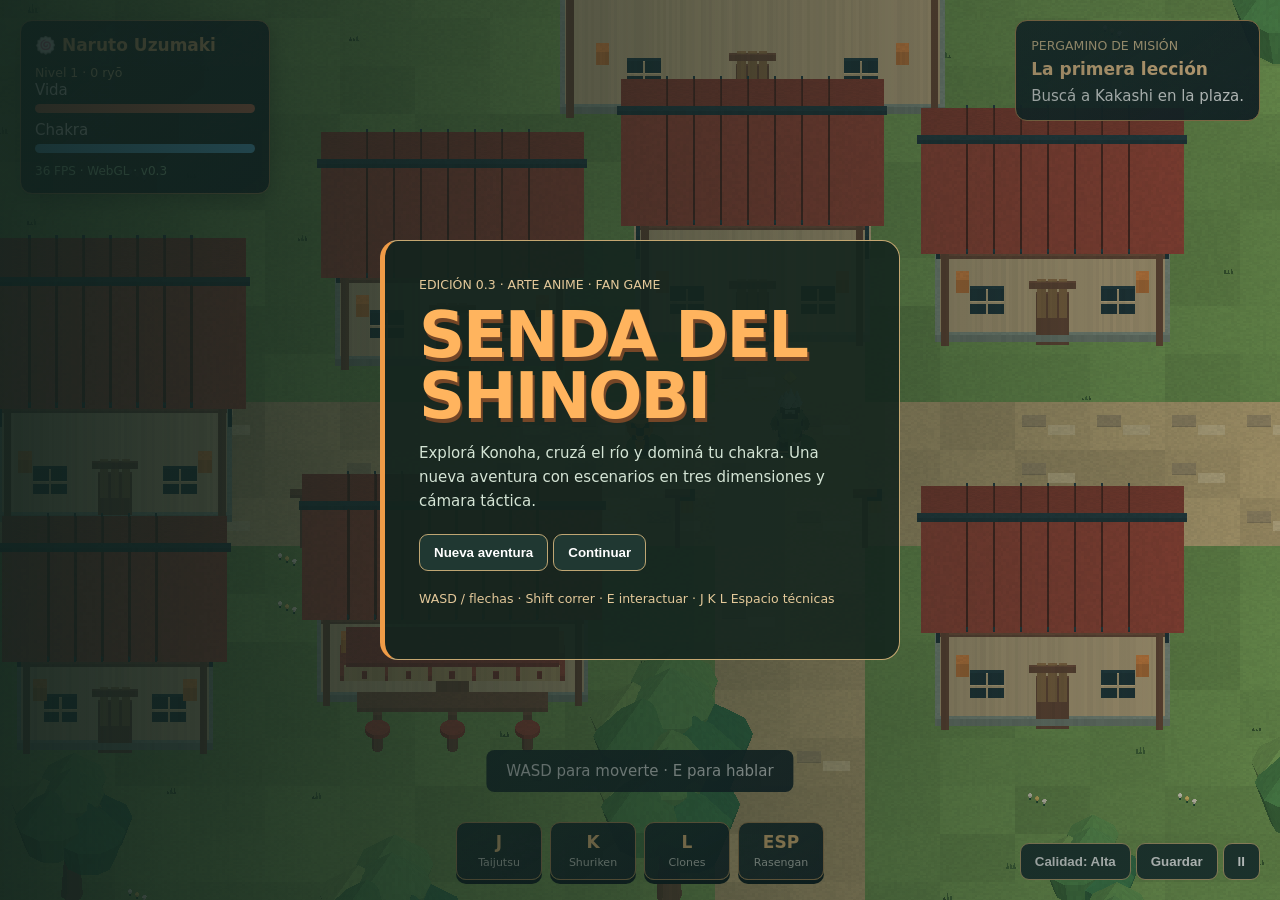
<file: legacy-v03.html>
<!doctype html><html lang="es"><meta charset="utf-8"><meta name="viewport" content="width=device-width,initial-scale=1"><title>Naruto · Senda del Shinobi 2.5D</title><style>
*{box-sizing:border-box}body{margin:0;background:#182b28;color:#fff;font:15px system-ui;overflow:hidden}canvas{width:100vw;height:100vh;display:block}#hud{position:absolute;inset:0;pointer-events:none}#top{position:absolute;top:20px;left:20px;width:250px;background:#142421e8;border:1px solid #d6ac6b;border-radius:12px;padding:14px;box-shadow:0 5px 20px #0005}small{color:#e4c99a}h3{margin:0 0 8px;font-size:17px} .bar{height:9px;background:#38433d;border-radius:9px;overflow:hidden;margin:5px 0 8px}.bar i{height:100%;display:block;background:#ed7857;transition:width .12s}#chakra{background:#62caff}#quest{position:absolute;right:20px;top:20px;background:#142421e8;padding:15px;border-radius:12px;border:1px solid #9d895d;max-width:290px}#bottom{position:absolute;bottom:20px;left:50%;transform:translateX(-50%);display:flex;gap:8px}button{pointer-events:auto;cursor:pointer;background:#203832;color:white;border:1px solid #bfa673;border-radius:9px;padding:10px 14px;font-weight:bold}button:hover{background:#365747}.skill{min-width:86px;text-align:center;background:#152822e8;border:1px solid #c1a36d;border-radius:10px;padding:9px 12px;pointer-events:auto;cursor:pointer}.skill b{display:block;color:#ffcb83;font-size:20px}.skill em{font-size:11px;font-style:normal;color:#dbded5}#notice{position:absolute;bottom:108px;left:50%;transform:translateX(-50%);background:#13241ee8;padding:12px 20px;border-radius:8px;max-width:85vw;text-align:center}#menu{position:absolute;inset:0;display:grid;place-items:center;background:linear-gradient(90deg,#11221eea,#11221e50);padding:25px}#panel{max-width:520px;text-align:left;padding:34px;background:#14251ee8;border:1px solid #c5a771;border-radius:18px}h1{font-size:clamp(35px,6vw,64px);line-height:.95;margin:12px 0;color:#ffb45e;letter-spacing:-2px}#panel p{line-height:1.6;color:#d4e4d5}#panel button{margin:6px 5px 0 0}#tools{position:absolute;right:20px;bottom:20px;display:flex;gap:5px}#fps{font-size:12px;color:#a9dfb2}#touch{display:none;position:absolute;bottom:18px;left:15px;grid-template-columns:repeat(3,45px);gap:3px}#touch button{padding:10px;touch-action:none}@media(pointer:coarse){#touch{display:grid}#bottom{left:auto;right:8px;transform:none;bottom:75px;gap:3px}.skill{min-width:49px;padding:5px}.skill em{font-size:9px}#tools{right:8px;bottom:8px}#quest{max-width:160px;font-size:12px;top:8px;right:8px}#top{width:160px;top:8px;left:8px;padding:8px}#notice{bottom:145px;font-size:12px}}
#top,#quest,#notice,.skill{background:linear-gradient(145deg,#182b2bf5,#101d25ed);border-color:#b58b57}#top h3{color:#ffc280}#bottom .skill{box-shadow:0 4px 0 #09181c;position:relative}.skill b{font-size:17px}.skill:hover{border-color:#ffe0a0;transform:translateY(-2px)}#panel{border-left:5px solid #ef9b47}#panel h1{text-shadow:2px 4px #754627}#quest h3{margin-top:5px;color:#ffd095} #fps{font-variant-numeric:tabular-nums}
</style><canvas id="c"></canvas><div id="hud"><div id="top"><h3>🍥 Naruto Uzumaki</h3><small id="stats">Nivel 1 · 0 ryō</small><div>Vida <div class="bar"><i id="hp"></i></div></div><div>Chakra <div class="bar"><i id="chakra"></i></div></div><span id="fps"></span></div><div id="quest"><small>PERGAMINO DE MISIÓN</small><h3 id="qtitle">La primera lección</h3><div id="qdesc">Buscá a Kakashi en la plaza.</div></div><div id="notice">WASD para moverte · E para hablar</div><div id="bottom"><div class="skill" data-s="j"><b>J</b><em>Taijutsu</em></div><div class="skill" data-s="k"><b>K</b><em>Shuriken</em></div><div class="skill" data-s="l"><b>L</b><em>Clones</em></div><div class="skill" data-s=" "><b>ESP</b><em>Rasengan</em></div></div><div id="touch"><span></span><button data-key="w">▲</button><span></span><button data-key="a">◀</button><button data-key="s">▼</button><button data-key="d">▶</button><button data-key="e">E</button><button data-key="shift">⚡</button></div><div id="tools"><button id="quality">Calidad: Alta</button><button id="save">Guardar</button><button id="pause">II</button></div></div><div id="menu"><div id="panel"><small>EDICIÓN 0.3 · ARTE ANIME · FAN GAME</small><h1>SENDA DEL<br>SHINOBI</h1><p>Explorá Konoha, cruzá el río y dominá tu chakra. Una nueva aventura con escenarios en tres dimensiones y cámara táctica.</p><button id="start">Nueva aventura</button><button id="continue">Continuar</button><p><small>WASD / flechas · Shift correr · E interactuar · J K L Espacio técnicas</small></p><div id="error"></div></div></div>
<script>
'use strict';
const $=id=>document.getElementById(id),canvas=$('c'), gl=canvas.getContext('webgl',{alpha:false,antialias:false,powerPreference:'high-performance'}); if(!gl){$('error').textContent='WebGL no está disponible. Activá la aceleración gráfica o usá la versión 2D.';$('start').disabled=true;$('continue').disabled=true;throw Error('WebGL unavailable')}
const vs=`attribute vec3 pos;attribute vec3 col;uniform vec3 eye;uniform vec3 right;uniform vec3 up;uniform vec3 forward;uniform vec2 span;varying vec3 color;varying float depth;varying vec3 world;void main(){world=pos;vec3 p=pos-eye;float z=dot(p,forward);gl_Position=vec4(dot(p,right)/span.x,dot(p,up)/span.y,(z-40.0)/110.0,1.0);color=col;depth=z;}`;
const fs=`precision mediump float;varying vec3 color;varying float depth;varying vec3 world;void main(){float f=clamp((depth-55.0)/85.0,0.0,0.65);float grain=fract(sin(dot(floor(world.xz*13.0),vec2(12.9898,78.233)))*4375.58);float detail=1.0+(grain-.5)*.065*(1.0-f);vec3 c=color*detail;gl_FragColor=vec4(mix(c,vec3(.65,.79,.77),f),1.0);}`;
function shader(type,src){let s=gl.createShader(type);gl.shaderSource(s,src);gl.compileShader(s);if(!gl.getShaderParameter(s,gl.COMPILE_STATUS))throw Error(gl.getShaderInfoLog(s));return s}const prog=gl.createProgram();gl.attachShader(prog,shader(gl.VERTEX_SHADER,vs));gl.attachShader(prog,shader(gl.FRAGMENT_SHADER,fs));gl.linkProgram(prog);gl.useProgram(prog);const ap=gl.getAttribLocation(prog,'pos'),ac=gl.getAttribLocation(prog,'col'),u={};for(const k of ['eye','right','up','forward','span'])u[k]=gl.getUniformLocation(prog,k);gl.enable(gl.DEPTH_TEST);gl.clearColor(.60,.77,.72,1);gl.enableVertexAttribArray(ap);gl.enableVertexAttribArray(ac);
const rgb=h=>[parseInt(h.slice(0,2),16)/255,parseInt(h.slice(2,4),16)/255,parseInt(h.slice(4,6),16)/255], C={grass:rgb('789c51'),path:rgb('c4a976'),wood:rgb('80513b'),roof:rgb('a54435'),wall:rgb('e7c796'),dark:rgb('243b42'),water:rgb('479aa8'),leaf:rgb('38754a'),stone:rgb('8d9788'),orange:rgb('ed8332'),skin:rgb('eec09a'),hair:rgb('f4ca48'),blue:rgb('6ee8ff')};
let mesh=[];function tri(a,b,c,color){let ux=b[0]-a[0],uy=b[1]-a[1],uz=b[2]-a[2],vx=c[0]-a[0],vy=c[1]-a[1],vz=c[2]-a[2],nx=uy*vz-uz*vy,ny=uz*vx-ux*vz,nz=ux*vy-uy*vx,ln=Math.hypot(nx,ny,nz)||1;let nd=(nx*.35+ny*.85+nz*.4)/ln;let light=nd>.65?1.04:nd>.15?.91:nd>-.3?.76:.64;for(const p of [a,b,c])mesh.push(...p,...color.map(v=>Math.min(1,v*light)))}function quad(a,b,c,d,col){tri(a,b,c,col);tri(a,c,d,col)}
function box(x,y,z,w,h,d,col){let a=[x-w/2,y,z-d/2],b=[x+w/2,y,z-d/2],c=[x+w/2,y,z+d/2],e=[x-w/2,y,z+d/2],A=[a[0],y+h,a[2]],B=[b[0],y+h,b[2]],D=[c[0],y+h,c[2]],E=[e[0],y+h,e[2]];quad(A,E,D,B,col);quad(a,A,B,b,col);quad(b,B,D,c,col);quad(c,D,E,e,col);quad(e,E,A,a,col)}
function cone(x,y,z,r,h,col,n=8,top=0){for(let i=0;i<n;i++){let a=i*2*Math.PI/n,b=(i+1)*2*Math.PI/n,p=[x+Math.cos(a)*r,y,z+Math.sin(a)*r],q=[x+Math.cos(b)*r,y,z+Math.sin(b)*r],P=[x+Math.cos(a)*top,y+h,z+Math.sin(a)*top],Q=[x+Math.cos(b)*top,y+h,z+Math.sin(b)*top];quad(p,P,Q,q,col);if(top)tri(P,[x,y+h,z],Q,col)}}
function disc(x,y,z,r,col,n=16){for(let i=0;i<n;i++){let a=i*2*Math.PI/n,b=(i+1)*2*Math.PI/n;tri([x,y,z],[x+Math.cos(b)*r,y,z+Math.sin(b)*r],[x+Math.cos(a)*r,y,z+Math.sin(a)*r],col)}}
function sphere(x,y,z,r,col){cone(x,y-r,z,r*.7,r,col,10,r);cone(x,y,z,r,r,col,10,0)}
function ring(x,y,z,r,w,col,n=24){for(let i=0;i<n;i++){let a=i*2*Math.PI/n,b=(i+1)*2*Math.PI/n;quad([x+Math.cos(a)*(r-w),y,z+Math.sin(a)*(r-w)],[x+Math.cos(b)*(r-w),y,z+Math.sin(b)*(r-w)],[x+Math.cos(b)*r,y,z+Math.sin(b)*r],[x+Math.cos(a)*r,y,z+Math.sin(a)*r],col)}}
function limb(a,b,r,col,n=8){let d=b.map((v,i)=>v-a[i]),len=Math.hypot(...d)||1;d=d.map(v=>v/len);let u=Math.abs(d[1])>.9?[1,0,0]:[d[2],0,-d[0]];let l=Math.hypot(...u)||1;u=u.map(v=>v/l);let v=[d[1]*u[2]-d[2]*u[1],d[2]*u[0]-d[0]*u[2],d[0]*u[1]-d[1]*u[0]];let point=(p,t)=>p.map((q,i)=>q+r*(u[i]*Math.cos(t)+v[i]*Math.sin(t)));for(let i=0;i<n;i++){let t=i*6.283185/n,k=(i+1)*6.283185/n;quad(point(a,t),point(b,t),point(b,k),point(a,k),col)} }
const foliage=[];let obstacleGrid=null;let seed=44;const rand=()=>{seed=(seed*1664525+1013904223)>>>0;return seed/4294967296};const obstacles=[],chunks=[];const WORLD=100;
function blocked(x,z,r=.35){if(Math.abs(x)>49||Math.abs(z)>49)return true;if(Math.abs(x-8)<2.5 && Math.abs(z+2)>2.6)return true;let pool=obstacleGrid?.get(Math.floor(x/5)+","+Math.floor(z/5))||[];return (obstacleGrid?pool:obstacles).some(o=>Math.abs(x-o.x)<o.w/2+r&&Math.abs(z-o.z)<o.d/2+r)}
function building(x,z,w,d,h,roof=C.roof){box(x,0,z,w,h,d,C.wall);box(x,.12,z,w+.25,.22,d+.25,C.stone);for(let a of [-1,1]){box(x+a*(w/2-.14),0,z+d/2+.06,.2,h,.2,C.wood);box(x+a*(w/2-.14),0,z-d/2-.06,.2,h,.2,C.wood)}box(x,h-.28,z,w+.15,.25,d+.15,C.wood);let a=[x-w/2-.5,h,z-d/2-.55],b=[x+w/2+.5,h,z-d/2-.55],c=[x+w/2+.5,h,z+d/2+.55],d0=[x-w/2-.5,h,z+d/2+.55],r1=[x-w/2-.5,h+1.4,z],r2=[x+w/2+.5,h+1.4,z];quad(a,r1,r2,b,roof);quad(d0,c,r2,r1,roof);tri(a,d0,r1,C.wood);tri(b,r2,c,C.wood);box(x,h+1.38,z,w+1.2,.14,.22,C.dark);box(x,0,z+d/2+.05,.9,1.75,.12,C.wood);for(let i of [-1,1]){box(x+i*w*.29,1.1,z+d/2+.07,.9,.85,.13,C.dark);box(x+i*w*.29,1.46,z+d/2+.15,.9,.06,.04,C.wall);box(x+i*w*.29,1.1,z+d/2+.15,.06,.85,.04,C.wall);box(x+i*w*.4,2.1,z+d/2+.3,.36,.46,.36,rgb('e98940'))}for(let side of [-1,1]){for(let i=1;i<Math.floor(w/.72);i++){let xx=x-w/2+i*.72;box(xx,h+.015,z+side*(d/2+.48),.065,.08,.16,C.dark);limb([xx,h+.02,z+side*(d/2+.53)],[xx,h+1.41,z],.038,roof.map(v=>v*.78),4)}box(x,h-.48,z+side*(d/2+.09),w,.075,.12,C.wood)}for(let i=-1;i<=1;i++){box(x+i*.29,.98,z+d/2+.13,.22,1.28,.05,rgb('a4774a'))}box(x,1.98,z+d/2+.13,1.25,.22,.1,C.wood);for(let side of [-1,1]){box(x+side*(w/2+.06),1.25,z, .1,.78,1.05,C.dark);box(x+side*(w/2+.12),1.6,z,.06,.06,1.05,C.wall)}obstacles.push({x,z,w,d})}
function tree(x,z,s){let trunk=rgb('73513a');cone(x,0,z,.32*s,2.9*s,trunk,9,.13*s);for(let i=0;i<5;i++){let a=i*2.4,xx=x+Math.cos(a)*.82*s,zz=z+Math.sin(a)*.82*s,yy=(2.55+(i%3)*.4)*s;limb([x,1.5*s,z],[xx,yy,zz],.10*s,trunk,6);sphere(xx,yy+.35*s,zz,(.93+(i%2)*.13)*s,rgb(['39764a','548d4c','6a9d52','43834d','82a958'][i]));}sphere(x,3.8*s,z,.95*s,rgb('659b53'));foliage.push({x,z,s});obstacles.push({x,z,w:.58*s,d:.58*s})}
function ground(x,z){let road=(Math.abs(z+2)<2.6)||(x<5&&x>-28&&Math.abs(x+13)<2.3);let water=Math.abs(x-8)<2.5;let col=water?C.water:road?C.path:C.grass;let n=.93+rand()*.13;quad([x,0,z],[x,0,z+2],[x+2,0,z+2],[x+2,0,z],col.map(v=>v*n));if(!water&&!road&&rand()<.18){let xx=x+rand()*2,zz=z+rand()*2;for(let i=0;i<3;i++)tri([xx+i*.09,.02,zz],[xx+i*.09+.08,.02,zz],[xx+i*.09+.03,.18+rand()*.2,zz+.08],rgb('4f773d'))}if(water&&rand()<.3)box(x+1,.015,z+1,1.1,.015,.07,rgb('7bc3c6'));let h=Math.abs(Math.sin(x*13.17+z*7.13)*437.1)%1;if(road&&!water&&h<.46){box(x+.5,.012,z+.8,.64,.018,.48,rgb('aa936e'));box(x+1.25,.012,z+1.2,.72,.018,.38,rgb('d6bf91'))}if(!road&&!water&&h<.065){for(let i=0;i<3;i++){let xx=x+.4+i*.19,zz=z+.6+i*.12;limb([xx,.01,zz],[xx,.18,zz],.022,C.leaf,4);sphere(xx,.19,zz,.065,i===1?rgb('f5cc69'):rgb('f4e8d0'))}}} 
function upload(arr){let b=gl.createBuffer();gl.bindBuffer(gl.ARRAY_BUFFER,b);gl.bufferData(gl.ARRAY_BUFFER,new Float32Array(arr),gl.STATIC_DRAW);return {b,n:arr.length/6}}
for(let x=-50;x<50;x+=20)for(let z=-50;z<50;z+=20){mesh=[];for(let a=x;a<x+20;a+=2)for(let b=z;b<z+20;b+=2)ground(a,b);chunks.push({...upload(mesh),x:x+10,z:z+10})}
mesh=[];for(const b of [[-21,-8,6,5,3.5],[-13,-9,6,5,4.5],[-5,-9,6,5,3.5],[-21,6,7,5,3.3],[-5,7,6,5,3.7],[-30,-2,6,6,4.4],[-30,8,5,5,3.5]])building(...b);building(-13,-20,10,8,5.8,rgb('526d81'));box(-21,1.8,9,6,.18,1.6,C.roof);for(let i=0;i<3;i++)box(-23+i*2,0,9.8,.24,.75,.24,C.wood);for(let i=0;i<13;i++){box(5.2+i*.47,.03,-2,.44,.22,4.9,C.wood);for(let z of [-4.5,.5]){if(i%3===0)box(5.2+i*.47,.2,z,.14,.95,.14,C.wood)}}for(let z of [-4.5,.5])box(8.1,1.02,z,6.4,.14,.15,C.wood);
for(let i=0;i<160;i++){let x=rand()*94-47,z=rand()*94-47;if(Math.abs(z+2)<5||Math.abs(x-8)<5||(x<0&&x>-35&&z>-26&&z<14)||(x>15&&x<34&&z>-10&&z<12))continue;tree(x,z,.7+rand()*.65)}for(let x=17;x<33;x+=5){box(x,0,-9,.18,2.1,.18,C.wood);box(x,1.15,-9,.95,.95,.18,C.wall);box(x,1.4,-8.87,.45,.45,.08,C.roof);box(x,1.55,-8.8,.15,.15,.08,C.wall)}for(let i=0;i<15;i++){let x=-47+i*6.5;cone(x,0,-48,6+rand()*3,8+rand()*11,C.stone,5,2)}obstacleGrid=new Map();for(let o of obstacles){for(let x=Math.floor((o.x-o.w/2-1)/5);x<=Math.floor((o.x+o.w/2+1)/5);x++)for(let z=Math.floor((o.z-o.d/2-1)/5);z<=Math.floor((o.z+o.d/2+1)/5);z++){let k=x+','+z;if(!obstacleGrid.has(k))obstacleGrid.set(k,[]);obstacleGrid.get(k).push(o)}}// Scenic details, outside movement lanes.
for(let i=0;i<5;i++){let x=-25+i*5;box(x,0,2,.15,1.8,.15,C.wood);box(x,1.75,2,.65,.13,.22,C.wood);box(x+.26,1.3,2,.33,.42,.33,rgb('efaa53'));box(x+.26,1.72,2,.40,.08,.40,C.dark)}
for(let i=0;i<9;i++){let z=-17+i*3.6;if(Math.abs(z+2)>4){sphere(5.1,.28,z,.55,rgb('8c9c8c'));sphere(10.9,.25,z+.5,.48,rgb('9aa497'))}}
// Ichiraku awning, fabric panels, stools and counter.
box(-21,2.45,9.25,5.7,.15,1.5,rgb('963b32'));for(let i=0;i<5;i++){box(-23.35+i*1.17,1.98,9.95,1.08,.47,.07,rgb('d9b277'));box(-23.35+i*1.17,2.05,10.0,.14,.25,.035,rgb('963b32'))}box(-21,.92,9.7,5.1,.16,.65,C.wood);for(let i=0;i<3;i++){cone(-23+i*2,0,10.45,.14,.62,C.wood,8,.13);cone(-23+i*2,.61,10.45,.34,.13,C.roof,10,.34)}
const bins=new Map();for(let i=0;i<mesh.length;i+=18){let x=(mesh[i]+mesh[i+6]+mesh[i+12])/3,z=(mesh[i+2]+mesh[i+8]+mesh[i+14])/3,k=Math.floor(x/20)+','+Math.floor(z/20);if(!bins.has(k))bins.set(k,[]);let a=bins.get(k);for(let j=0;j<18;j++)a.push(mesh[i+j])}const staticGeo=Array.from(bins,([key,arr])=>{let [x,z]=key.split(',').map(Number);return {...upload(arr),x:x*20+10,z:z*20+10}}),dynamic=gl.createBuffer();let dynCapacity=0,dynArray=new Float32Array(0);
const DATA={npc:{x:-12,z:-2,name:'Kakashi'},enemies:[{x:19,z:-2},{x:25,z:3},{x:30,z:-5},{x:36,z:8},{x:21,z:11}],skills:{j:{cost:0,cd:.35,range:2,damage:25},k:{cost:8,cd:.45,range:10,damage:24},l:{cost:25,cd:5,range:8,damage:32},' ':{cost:20,cd:1.6,range:3.5,damage:60}}};let p, enemies, quest, effects, clones, projectiles, cd, running=false,quality=1,noticeUntil=0,keys=new Set(),t=0,last=performance.now(),fps=60,uiAt=0;const saveKey='shinobi25d-v1';function reset(){p={x:-16,z:-2,hp:100,chakra:100,xp:0,coins:0,dirX:1,dirZ:0,walk:0,hit:0};enemies=DATA.enemies.map((a,i)=>({...a,id:i,hp:70,hit:0,attack:0}));quest=0;effects=[];clones=[];projectiles=[];cd={};}reset();function msg(s,sec=3){$('notice').textContent=s;noticeUntil=t+sec}function save(){try{localStorage.setItem(saveKey,JSON.stringify({p,enemies,quest}));msg('Partida guardada.')}catch(e){msg('El navegador no permite guardar.')}}function load(){try{let s=JSON.parse(localStorage.getItem(saveKey));if(!s||!s.p||!Array.isArray(s.enemies))return false;reset();p=s.p;enemies=s.enemies;quest=s.quest;return true}catch(e){return false}}
function start(restore){if(!restore||!load())reset();running=true;$('menu').style.display='none';msg('Buscá a Kakashi en la plaza.')} $('start').onclick=()=>start(false);$('continue').onclick=()=>start(true);$('save').onclick=save;$('pause').onclick=()=>{running=!running;$('pause').textContent=running?'II':'▶';msg(running?'Continuar':'Pausa',running?2:999)};$('quality').onclick=()=>{quality=quality===1?.75:quality===.75?.55:1;$('quality').textContent='Calidad: '+(quality===1?'Alta':quality===.75?'Media':'Baja');resize()};function resize(){let d=Math.min(devicePixelRatio||1,1.5)*quality;canvas.width=Math.round(innerWidth*d);canvas.height=Math.round(innerHeight*d);gl.viewport(0,0,canvas.width,canvas.height)}addEventListener('resize',resize);resize();
function dist(a,b){return Math.hypot(a.x-b.x,a.z-b.z)}function move(a,dx,dz){if(!blocked(a.x+dx,a.z))a.x+=dx;if(!blocked(a.x,a.z+dz))a.z+=dz}function hurt(e,d){if(e.hp<=0)return;e.hp=Math.max(0,e.hp-d);e.hit=.18;effects.push({x:e.x,z:e.z,life:.3,max:.3,r:1,col:C.orange});if(e.hp===0){p.xp+=25;p.coins+=12;msg('+25 EXP · +12 ryō');if(quest===1&&enemies.every(e=>!e.hp)){quest=2;msg('¡Misión cumplida! Volvé con Kakashi.')}}}function interact(){if(!running)return;if(dist(p,DATA.npc)<3){if(quest===0){quest=enemies.every(e=>!e.hp)?2:1;msg('Kakashi: derrotá a los cinco renegados del bosque.',5)}else if(quest===2){quest=3;p.coins+=100;p.xp+=50;p.hp=100;msg('Kakashi: ¡bien hecho! +100 ryō, +50 EXP',5)}else msg(quest===1?'Kakashi: cruzá el puente hacia el bosque.':'Kakashi: seguí entrenando.')}else msg('Acercate a Kakashi para hablar.')}
function attack(k){if(!running||!DATA.skills[k]||cd[k]>0)return;let s=DATA.skills[k];if(p.chakra<s.cost){msg('Chakra insuficiente');return}p.chakra-=s.cost;cd[k]=s.cd;p.hit=.22;p.anim={k,left:k===' '?.65:k==='l'?.55:.32,total:k===' '?.65:k==='l'?.55:.32};let near=enemies.filter(e=>e.hp>0&&dist(p,e)<s.range).sort((a,b)=>dist(p,a)-dist(p,b));if(k==='k'){let target=near[0],dx=target?target.x-p.x:p.dirX,dz=target?target.z-p.z:p.dirZ,l=Math.hypot(dx,dz)||1;projectiles.push({x:p.x,z:p.z,dx:dx/l,dz:dz/l,life:.65})}else if(k==='l'){for(let i=0;i<2;i++)clones.push({x:p.x+(i?1:-1),z:p.z+1,life:5,hit:0,walk:0});msg('¡Kage Bunshin no Jutsu!')}else{effects.push({x:p.x+p.dirX*.8,z:p.z+p.dirZ*.8,life:k===' '? .65:.22,max:k===' '?.65:.22,r:k===' '?3:1.5,col:k===' '?C.blue:C.orange});for(let e of near.slice(0,k===' '?5:1))hurt(e,s.damage)}}
const mapKey=k=>({arrowup:'w',arrowdown:'s',arrowleft:'a',arrowright:'d'}[k]||k);addEventListener('keydown',e=>{let k=mapKey(e.key.toLowerCase());if(['w','a','s','d',' ','shift','j','k','l','e'].includes(k))e.preventDefault();keys.add(k);if(!e.repeat){if(k==='e')interact();else attack(k)}});addEventListener('keyup',e=>keys.delete(mapKey(e.key.toLowerCase())));addEventListener('blur',()=>keys.clear());document.querySelectorAll('[data-s]').forEach(b=>b.onclick=()=>attack(b.dataset.s));document.querySelectorAll('[data-key]').forEach(b=>{b.onpointerdown=e=>{b.setPointerCapture(e.pointerId);if(b.dataset.key==='e')interact();else keys.add(b.dataset.key)};b.onpointerup=b.onpointercancel=()=>keys.delete(b.dataset.key)});
function update(dt){t+=dt;let dx=(keys.has('d')?1:0)-(keys.has('a')?1:0),dz=(keys.has('s')?1:0)-(keys.has('w')?1:0);if(dx||dz){let n=Math.hypot(dx,dz);p.dirX=dx/n;p.dirZ=dz/n;let speed=keys.has('shift')?8:5;move(p,dx/n*speed*dt,dz/n*speed*dt);p.walk+=dt*speed*2}else p.walk=0;p.chakra=Math.min(100,p.chakra+dt*8);p.hit=Math.max(0,p.hit-dt);if(p.anim){p.anim.left-=dt;if(p.anim.left<=0)p.anim=null;}for(let k in cd)cd[k]=Math.max(0,cd[k]-dt);for(let e of enemies){if(!e.hp||dist(e,p)>22)continue;e.hit=Math.max(0,e.hit-dt);if(e.anim){e.anim.left-=dt;if(e.anim.left<=0)e.anim=null;}e.attack-=dt;let d=dist(e,p);if(d<12&&d>1.2){e.dirX=(p.x-e.x)/d;e.dirZ=(p.z-e.z)/d;move(e,(p.x-e.x)/d*2.4*dt,(p.z-e.z)/d*2.4*dt);e.walk=(e.walk||0)+dt*7}else if(d<1.5&&e.attack<=0){e.attack=1.1;e.anim={k:"j",left:.36,total:.36};p.hp-=9;p.hit=.2;if(p.hp<=0){p.hp=100;p.chakra=100;p.x=-16;p.z=-2;msg('Sakura te recuperó en Konoha.')}}}for(let c of clones){c.life-=dt;c.hit-=dt;if(c.anim){c.anim.left-=dt;if(c.anim.left<=0)c.anim=null;}let e=enemies.filter(e=>e.hp>0&&dist(c,e)<14).sort((a,b)=>dist(c,a)-dist(c,b))[0];if(e){let d=dist(c,e);if(d>1.1){move(c,(e.x-c.x)/d*5*dt,(e.z-c.z)/d*5*dt);c.dirX=(e.x-c.x)/d;c.dirZ=(e.z-c.z)/d;c.walk+=dt*10}else if(c.hit<=0){hurt(e,18);c.hit=.65;c.anim={k:"j",left:.3,total:.3}}}}clones=clones.filter(c=>c.life>0);for(let a of projectiles){a.x+=a.dx*18*dt;a.z+=a.dz*18*dt;a.life-=dt;let e=enemies.find(e=>e.hp>0&&dist(a,e)<.9);if(e){hurt(e,24);a.life=0}}projectiles=projectiles.filter(a=>a.life>0);for(let e of effects)e.life-=dt;effects=effects.filter(e=>e.life>0).slice(-25);}
function ninja(a,kind){let {x,z}=a,hero=kind==='player'||kind==='clone',npc=kind==='npc',enemy=kind==='enemy';let walk=Math.sin(a.walk||0),bob=Math.abs(walk)*.045,act=a.anim&&a.anim.left>0?Math.sin(Math.PI*(1-a.anim.left/a.anim.total)):0;let dark=rgb('202d39'),orange=rgb('f08a35'),body=hero?orange:npc?rgb('728560'):rgb('51475e'),hair=npc?rgb('c8d3d6'):enemy?dark:C.hair;disc(x+.17,.031,z-.12,.55,rgb('526d47'));let start=mesh.length;let y=bob;
for(let i of [-1,1]){let foot=i*walk*.24;limb([i*.16,.67+y,0],[i*.17,.36+y,foot*.5],.137,body);limb([i*.17,.36+y,foot*.5],[i*.17,.13+y,foot],.115,hero?orange:dark);box(i*.17,.05+y,foot+.07,.25,.14,.35,dark);box(i*.17,.105+y,foot+.20,.23,.07,.1,C.skin);if(i===1)box(i*.17,.24+y,foot,.24,.12,.23,rgb('d7d2bb'))}
cone(0,.64+y,0,.34,.58,body,8,.40);box(0,.62+y,0,.65,.13,.42,dark);box(0,1.05+y,0,.68,.15,.48,dark);box(0,.75+y,.225,.035,.34,.025,rgb('d9a369'));if(hero){ring(0,1.215+y,0,.31,.055,orange,14);box(0,.91+y,-.25,.25,.23,.035,rgb('a52f32'));box(0,.95+y,-.28,.11,.10,.035,orange)}if(npc){for(let i of [-1,1])box(i*.18,.82+y,.27,.24,.22,.09,rgb('50694f'))}
for(let i of [-1,1]){let swing=-i*walk*.18,reach=i===1?act*.58:act*.17;let shoulder=[i*.34,1.13+y,0],elbow=[i*(.42+act*.07),.91+y,swing+reach*.55],hand=[i*(.39+act*.09),.75+y+act*.28,swing+reach];limb(shoulder,elbow,.115,hero?dark:body);limb(elbow,hand,.105,body);sphere(...hand,.105,enemy?dark:C.skin);if(hero)limb([hand[0],hand[1]+.09,hand[2]],[hand[0],hand[1]+.17,hand[2]],.107,dark)}
sphere(0,1.49+y,0,.31,enemy?dark:C.skin);sphere(0,1.59+y,-.065,.32,hair);for(let i=0;i<(enemy?0:9);i++){let a0=i*2.4,xx=Math.cos(a0)*.22,zz=Math.sin(a0)*.21;cone(xx,1.64+y,zz,.12,.19+(i%3)*.08,hair,5)}box(0,1.55+y,.27,.55,.115,.095,dark);box(0,1.55+y,.33,.29,.10,.045,rgb('b7c4c9'));box(0,1.57+y,.356,.085,.027,.012,rgb('4a5960'));for(let i of [-1,1]){box(i*.105,1.43+y,.275,.078,.045,.035,rgb('f5eee0'));box(i*.105,1.43+y,.299,.032,.044,.018,hero?rgb('438cc0'):dark);box(i*.105,1.469+y,.30,.088,.022,.017,dark);if(hero)for(let j=0;j<3;j++)box(i*.205,1.38+y-j*.035,.238,.07,.012,.025,rgb('815747'))}if(npc||enemy)box(0,1.34+y,.25,.44,.16,.12,dark);else box(0,1.325+y,.267,.09,.022,.025,rgb('915c45'));if(npc)box(-.1,1.44+y,.305,.19,.12,.06,dark);
let angle=Math.atan2(a.dirX||0,a.dirZ??1),cs=Math.cos(angle),sn=Math.sin(angle);for(let i=start;i<mesh.length;i+=6){let xx=mesh[i],zz=mesh[i+2];mesh[i]=x+xx*cs+zz*sn;mesh[i+2]=z-xx*sn+zz*cs;if(kind==='clone'){mesh[i+3]*=.79;mesh[i+4]=Math.min(1,mesh[i+4]*1.05);mesh[i+5]=Math.min(1,mesh[i+5]+.16)}}
if(enemy){box(x,2.08,z,.7,.07,.07,rgb('543f3c'));box(x-(70-a.hp)/70*.35,2.09,z,.7*a.hp/70,.08,.08,rgb('e46b51'))}if(npc&&quest!==3){let yy=2.5+Math.sin(t*3)*.12;cone(x,yy,z,.19,.26,rgb('ffd162'),4);cone(x,yy-.26,z,.01,.26,rgb('ffd162'),4,.19)} }
function atmosphere(){if(quality<.7)return;let count=0;for(let f of foliage){if(Math.abs(f.x-camX)>22||Math.abs(f.z-camZ)>20)continue;if(++count>(quality===1?35:15))break;for(let i=0;i<3;i++){let a=t*1.2+i*2.1+f.x,xx=f.x+Math.cos(a)*.65*f.s,zz=f.z+Math.sin(a)*.65*f.s;tri([xx,3.4*f.s,zz],[xx+.28*f.s,3.5*f.s,zz+.16],[xx+.09,3.7*f.s,zz+.08],rgb('91b65d'))}}for(let i=0;i<18;i++){let z=-20+i*2.5+((t*.8)%2.5);if(Math.abs(z+2)<3||Math.abs(z-camZ)>24||Math.abs(camX-8)>24)continue;box(8+Math.sin(i*7)*1.7,.032,z,.45,.014,.055,rgb('a3d9d3'))}}
function visualEffect(e){let progress=1-e.life/e.max,r=e.r*(.25+progress*.75),blue=e.col===C.blue,n=quality===1?24:quality===.75?16:10;ring(e.x,.05,e.z,r,.07,e.col,n);if(blue){let yy=.85+.13*Math.sin(t*20);sphere(e.x,yy,e.z,.44*(1-progress*.6),rgb('b5f7ff'));for(let i=0;i<n;i++){let a=i*6.283/n+t*13,b=a+.34;let rr=.45+r*.19,yp=yy+Math.sin(a*2)*.22;limb([e.x+Math.cos(a)*rr,yp,e.z+Math.sin(a)*rr],[e.x+Math.cos(b)*rr,yy+Math.sin(b*2)*.22,e.z+Math.sin(b)*rr],.035,C.blue,4);if(i%3===0) sphere(e.x+Math.cos(a)*r,.25+Math.sin(i*2+t*4)**2*.65,e.z+Math.sin(a)*r,.075,rgb('e2fbff'))}}else{for(let i=0;i<n;i+=2){let a=i*6.283/n+t*5;limb([e.x+Math.cos(a)*r*.7,.28,e.z+Math.sin(a)*r*.7],[e.x+Math.cos(a)*r,.42,e.z+Math.sin(a)*r],.045,e.col,4)}}}

function draw(g){gl.bindBuffer(gl.ARRAY_BUFFER,g.b);gl.vertexAttribPointer(ap,3,gl.FLOAT,false,24,0);gl.vertexAttribPointer(ac,3,gl.FLOAT,false,24,12);gl.drawArrays(gl.TRIANGLES,0,g.n)}let camX=p.x,camZ=p.z;function render(dt){camX+=(p.x-camX)*Math.min(1,dt*7);camZ+=(p.z-camZ)*Math.min(1,dt*7);let aspect=canvas.width/canvas.height,spanY=12,spanX=spanY*aspect;gl.clear(gl.COLOR_BUFFER_BIT|gl.DEPTH_BUFFER_BIT);gl.uniform3f(u.eye,camX,25,camZ+30);gl.uniform3f(u.right,1,0,0);gl.uniform3f(u.up,0,.768,-.64);gl.uniform3f(u.forward,0,-.64,-.768);gl.uniform2f(u.span,spanX,spanY);for(let ch of chunks)if(Math.abs(ch.x-camX)<spanX+17&&Math.abs(ch.z-camZ)<38)draw(ch);for(let ch of staticGeo)if(Math.abs(ch.x-camX)<spanX+20&&Math.abs(ch.z-camZ)<42)draw(ch);mesh=[];ninja(p,'player');if(dist(p,DATA.npc)<35)ninja(DATA.npc,'npc');for(let e of enemies)if(e.hp>0&&dist(p,e)<35)ninja(e,'enemy');for(let c of clones)ninja(c,'clone');for(let a of projectiles){let ang=t*25;for(let i=0;i<4;i++){let q=ang+i*Math.PI/2;tri([a.x,.83,a.z],[a.x+Math.cos(q)*.33,.83,a.z+Math.sin(q)*.33],[a.x+Math.cos(q+.55)*.13,.83,a.z+Math.sin(q+.55)*.13],C.dark)}limb([a.x-a.dx*.65,.8,a.z-a.dz*.65],[a.x,.8,a.z],.018,rgb('c5dce1'),4)}for(let e of effects)visualEffect(e);atmosphere();gl.bindBuffer(gl.ARRAY_BUFFER,dynamic);if(mesh.length>dynCapacity){dynCapacity=Math.max(32768,2**Math.ceil(Math.log2(mesh.length)));dynArray=new Float32Array(dynCapacity);gl.bufferData(gl.ARRAY_BUFFER,dynArray.byteLength,gl.DYNAMIC_DRAW)}dynArray.set(mesh);gl.bufferSubData(gl.ARRAY_BUFFER,0,dynArray.subarray(0,mesh.length));draw({b:dynamic,n:mesh.length/6});}

function loop(now){let real=Math.max(.001,(now-last)/1000),dt=Math.min(.05,real);last=now;fps=fps*.95+(.05/real);if(running)update(dt);render(dt);if(now>uiAt){uiAt=now+200;if(running&&t>noticeUntil){let hint=dist(p,DATA.npc)<3?'E · Hablar con Kakashi':'WASD · Explorar   |   Shift · Correr';if($('notice').textContent!==hint)$('notice').textContent=hint;}$('fps').textContent=Math.round(fps)+' FPS · WebGL · v0.3';for(const el of document.querySelectorAll('[data-s]')){let sk=DATA.skills[el.dataset.s],wait=cd[el.dataset.s]||0;el.style.opacity=wait>0?.55:p.chakra<sk.cost?.65:1;}$('hp').style.width=p.hp+'%';$('chakra').style.width=p.chakra+'%';$('stats').textContent='Nivel '+(1+Math.floor(p.xp/100))+' · '+p.coins+' ryō';$('qdesc').textContent=['Buscá a Kakashi en la plaza.','Derrotá renegados: '+enemies.filter(e=>!e.hp).length+'/5. Cruzá el puente al este.','Volvé con Kakashi.','¡Misión completada!'][quest];}requestAnimationFrame(loop)}requestAnimationFrame(loop);
</script></html>
</file>
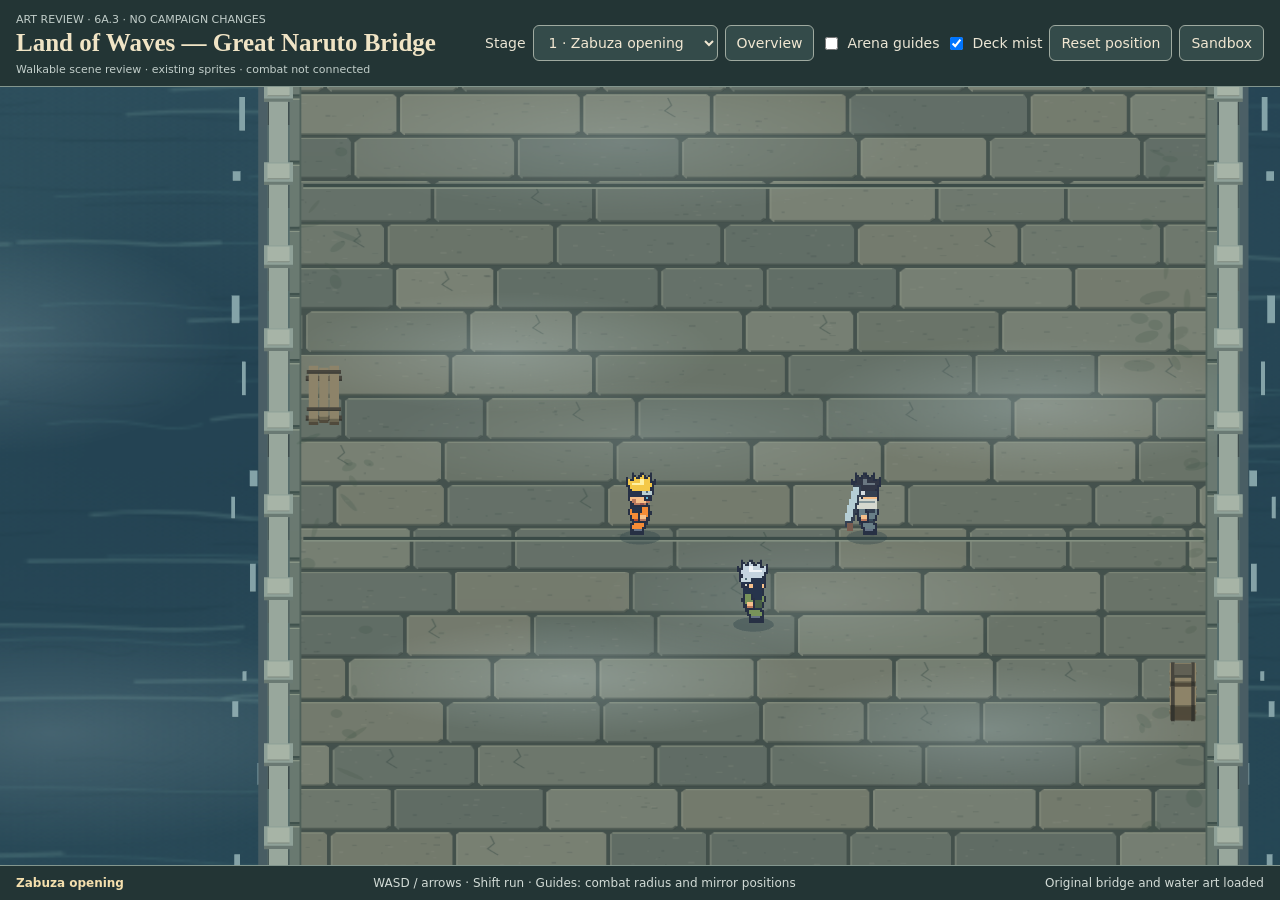
<file: mist-bridge-review.html>
<!doctype html>
<html lang="en"><head><meta charset="utf-8"><meta name="viewport" content="width=device-width, initial-scale=1"><meta name="robots" content="noindex"><title>Land of Waves | Arena Review 6A.3</title><style>
*{box-sizing:border-box}html,body{margin:0;width:100%;height:100%;overflow:hidden;background:#18272a;color:#eae5d4;font:14px system-ui,sans-serif}body{display:grid;grid-template-rows:auto minmax(0,1fr) auto}header,footer{background:#233535;border-color:#82968e;padding:10px 16px;z-index:1}header{display:flex;align-items:center;justify-content:space-between;gap:10px;flex-wrap:wrap;border-bottom:1px solid #83968e}h1{font:700 clamp(17px,2.5vw,25px) Georgia,serif;margin:3px 0;color:#f0e4c5}small{font-size:11px;color:#c2ceca}header>div{min-width:0}.controls{display:flex;align-items:center;gap:7px;flex-wrap:wrap}button,select{font:inherit;background:#344b4a;border:1px solid #9faaa0;color:#f1e7d2;border-radius:6px;padding:8px 11px;max-width:100%;min-height:36px;cursor:pointer}button:focus-visible,select:focus-visible,input:focus-visible{outline:2px solid #efd5a0;outline-offset:2px}button[aria-pressed=true]{background:#6d684e}label{display:inline-flex;align-items:center;gap:6px;min-height:36px}#stage{position:relative;min-width:0;min-height:0;overflow:hidden}#stage canvas{display:block;width:100%;height:100%;touch-action:none}#loading{position:absolute;inset:0;display:grid;place-items:center;background:#263a3a;z-index:3;padding:20px;text-align:center}#loading[hidden]{display:none}#pad{display:none;position:absolute;bottom:10px;right:10px;z-index:2;grid-template-columns:repeat(3,44px);gap:4px}#pad button{touch-action:none;padding:0;min-height:44px;background:#243b3cdd}#pad button:first-child{grid-column:2}#pad button:nth-child(2){grid-column:1}footer{border-top:1px solid #83968e;display:flex;justify-content:space-between;gap:8px;flex-wrap:wrap}footer span{font-size:12px;color:#d2dbd6}#phaseName{color:#f4dfad;font-weight:600}#assetStatus{overflow-wrap:anywhere}
@media(pointer:coarse){#pad{display:grid}button,select{min-height:44px}}
@media(max-width:640px){header,footer{padding:8px 10px}.controls{width:100%}.controls select{flex:1;min-width:0}header{gap:6px}footer{font-size:11px}footer span{font-size:11px}}
@media(max-width:640px){header .controls label{font-size:12px;min-height:32px}.controls button{flex:1 1 auto}}
@media(max-height:500px) and (orientation:landscape){header{padding:4px 8px;gap:4px}header h1{font-size:16px}header small{font-size:10px}footer{padding:4px 8px}button,select{padding:5px 8px;min-height:32px}}
</style></head><body><header><div><small>ART REVIEW · 6A.3 · NO CAMPAIGN CHANGES</small><h1>Land of Waves — Great Naruto Bridge</h1><small>Walkable scene review · existing sprites · combat not connected</small></div><div class="controls"><label for="phase">Stage</label><select id="phase" aria-label="Saga stage"></select><button id="overview" aria-pressed="false">Overview</button><label><input id="guides" type="checkbox"> Arena guides</label><label><input id="deckMist" type="checkbox" checked> Deck mist</label><button id="reset">Reset position</button><button id="exit">Sandbox</button></div></header><main id="stage"><div id="loading">Loading bridge scene…</div><div id="pad" aria-label="Movement"><button data-key="arrowup" aria-label="Move up">↑</button><button data-key="arrowleft" aria-label="Move left">←</button><button data-key="arrowdown" aria-label="Move down">↓</button><button data-key="arrowright" aria-label="Move right">→</button></div></main><footer><span id="phaseName"></span><span>WASD / arrows · Shift run · Guides: combat radius and mirror positions</span><span id="assetStatus"></span></footer><script type="module" src="./src/arenas/mist-bridge-review.js?v=6a3"></script></body></html>
</file>
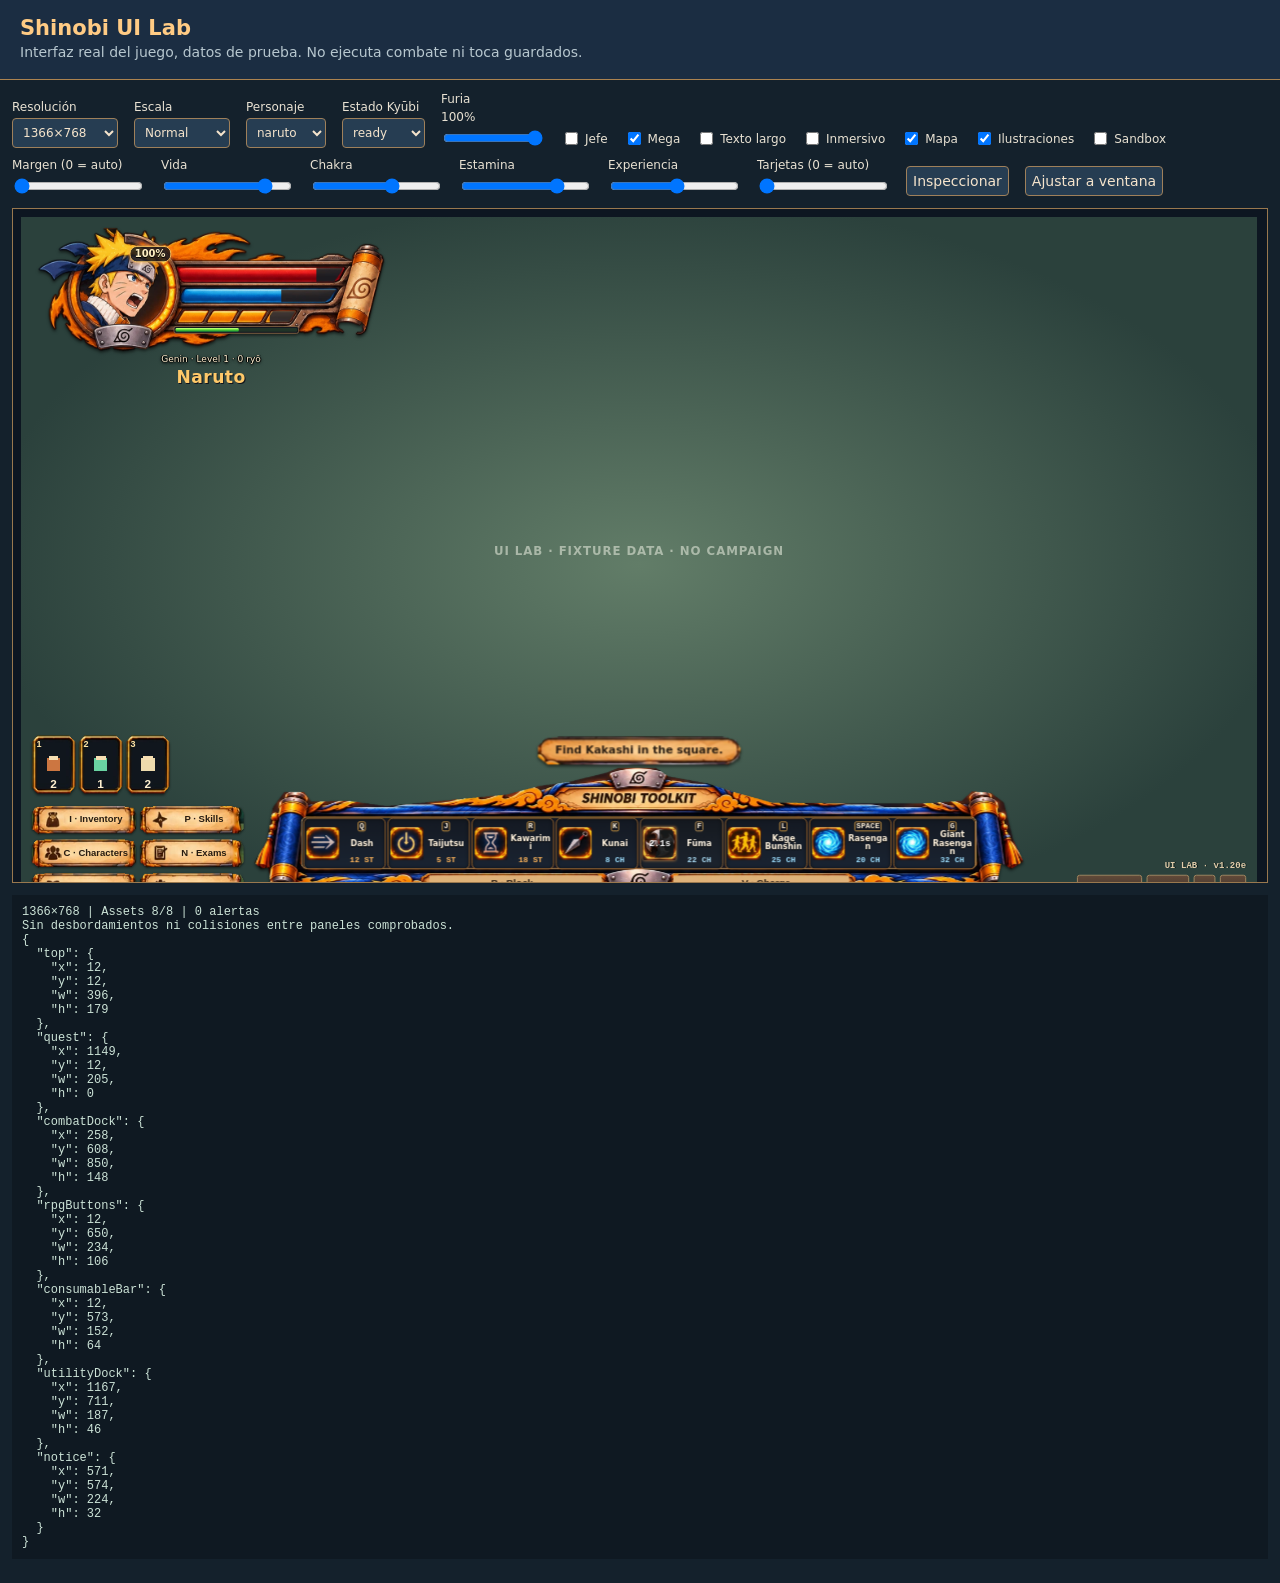
<file: ui-lab.html>
<!doctype html><html lang="es"><meta charset="utf-8"><meta name="viewport" content="width=device-width,initial-scale=1"><title>Shinobi UI Lab</title><style>*{box-sizing:border-box}body{margin:0;color:#e9e2d3;background:#14212c;font:14px system-ui}header{padding:16px 20px;border-bottom:1px solid #ac8350;background:#1b2d42}h1{font-size:21px;margin:0 0 4px;color:#ffcb84}p{margin:3px 0;color:#b7c7cf}main{padding:12px}form{display:flex;gap:10px 16px;flex-wrap:wrap;align-items:end;margin-bottom:12px}label{display:grid;gap:4px;font-size:12px}label.toggle{display:flex;align-items:center;gap:4px}select,button,input{font:inherit}select,button{background:#263d52;border:1px solid #9f805a;border-radius:4px;color:#f5e4cc;padding:6px}button{cursor:pointer}#viewport{overflow:auto;border:1px solid #99784e;background:#0d1621;padding:8px;max-height:75vh}iframe{display:block;border:0;background:#16282a;transform-origin:top left}#report{white-space:pre-wrap;font:12px monospace;padding:10px;background:#0f1922;color:#cce3d7}#rage{width:100px}</style><header><h1>Shinobi UI Lab</h1><p>Interfaz real del juego, datos de prueba. No ejecuta combate ni toca guardados.</p></header><main><form id="controls"><label>Resolución<select id="resolution"><option>1920×1080</option><option>1600×900</option><option selected>1366×768</option><option>1280×720</option><option>1024×768</option><option>390×844</option><option>844×390</option></select></label><label>Escala<select id="scale"><option value="compact">Compacta</option><option value="normal" selected>Normal</option><option value="large">Grande</option></select></label><label>Personaje<select id="character"><option>naruto</option><option>sasuke</option><option>sakura</option><option>kakashi</option></select></label><label>Estado Kyūbi<select id="state"><option>locked</option><option>building</option><option selected>ready</option><option>active</option></select></label><label>Furia <output id="rageValue">100%</output><input id="rage" type="range" min="0" max="100" value="100"></label><label class="toggle"><input id="boss" type="checkbox">Jefe</label><label class="toggle"><input id="giant" type="checkbox" checked>Mega</label><label class="toggle"><input id="long" type="checkbox">Texto largo</label><label class="toggle"><input id="immersive" type="checkbox">Inmersivo</label><label class="toggle"><input id="map" type="checkbox" checked>Mapa</label><label class="toggle"><input id="art" type="checkbox" checked>Ilustraciones</label><label class="toggle"><input id="sandbox" type="checkbox">Sandbox</label><label>Margen (0 = auto)<input id="margin" type="range" min="0" max="30" value="0"></label><label>Vida<input id="hp" type="range" min="0" max="100" value="83"></label><label>Chakra<input id="chakra" type="range" min="0" max="100" value="64"></label><label>Estamina<input id="stamina" type="range" min="0" max="100" value="78"></label><label>Experiencia<input id="xp" type="range" min="0" max="100" value="52"></label><label>Tarjetas (0 = auto)<input id="slot" type="range" min="0" max="100" value="0"></label><button type="button" id="inspect">Inspeccionar</button><button type="button" id="fit">Ajustar a ventana</button></form><div id="viewport"><div id="framebox"><iframe id="preview" title="HUD de prueba" src="./index.html?uiLab=1"></iframe></div></div><pre id="report" aria-live="polite">Cargando laboratorio…</pre></main><script>const $=id=>document.getElementById(id),frame=$('preview');let fit=true;function size(){const[w,h]=$('resolution').value.split('×').map(Number);frame.style.width=w+'px';frame.style.height=h+'px';const k=fit?Math.min(1,($('viewport').clientWidth-18)/w):1;frame.style.transform=`scale(${k})`;$('framebox').style.width=w*k+'px';$('framebox').style.height=h*k+'px'}function apply(){size();const lab=frame.contentWindow.shinobiLab;if(!lab)return;const rage=+$('rage').value;$('rageValue').value=rage+'%';lab.apply({scale:$('scale').value,character:$('character').value,state:$('state').value,rage,margin:+$('margin').value,hp:+$('hp').value,chakra:+$('chakra').value,stamina:+$('stamina').value,xp:+$('xp').value,slot:+$('slot').value,...Object.fromEntries(['boss','giant','long','immersive','map','art','sandbox'].map(k=>[k,$(k).checked]))});requestAnimationFrame(report)}function report(){const lab=frame.contentWindow.shinobiLab;if(!lab)return;const r=lab.inspect();$('report').textContent=`${r.width}×${r.height} | Assets ${r.loadedArt.filter(x=>x[1]).length}/${r.loadedArt.length} | ${r.issues.length} alertas\n`+(r.issues.join('\n')||'Sin desbordamientos ni colisiones entre paneles comprobados.')+'\n'+JSON.stringify(r.rects,null,2)}$('controls').addEventListener('input',apply);$('inspect').onclick=report;$('fit').onclick=()=>{fit=!fit;$('fit').textContent=fit?'Tamaño real':'Ajustar a ventana';size();report()};frame.onload=()=>{const t=setInterval(()=>{if(frame.contentWindow.shinobiLab){clearInterval(t);apply()}},50)};addEventListener('resize',size);size();</script></html>
</file>
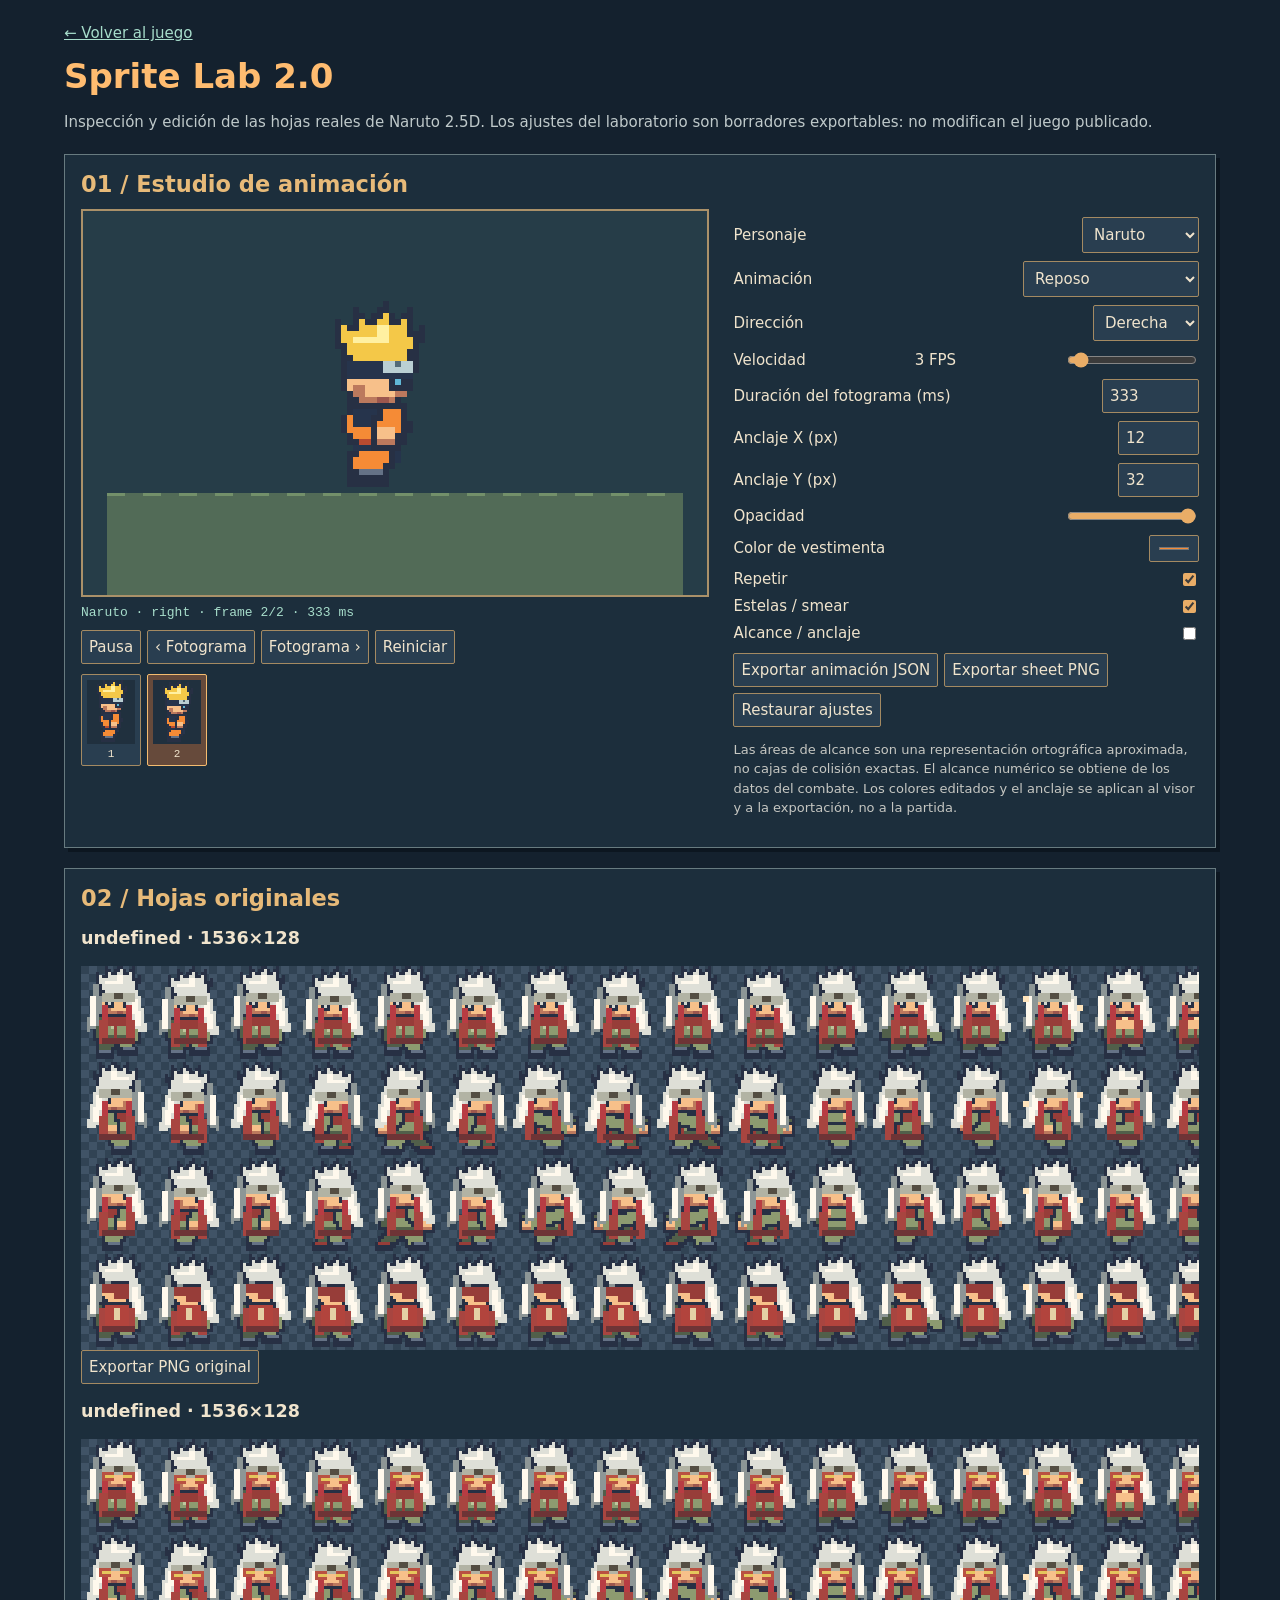
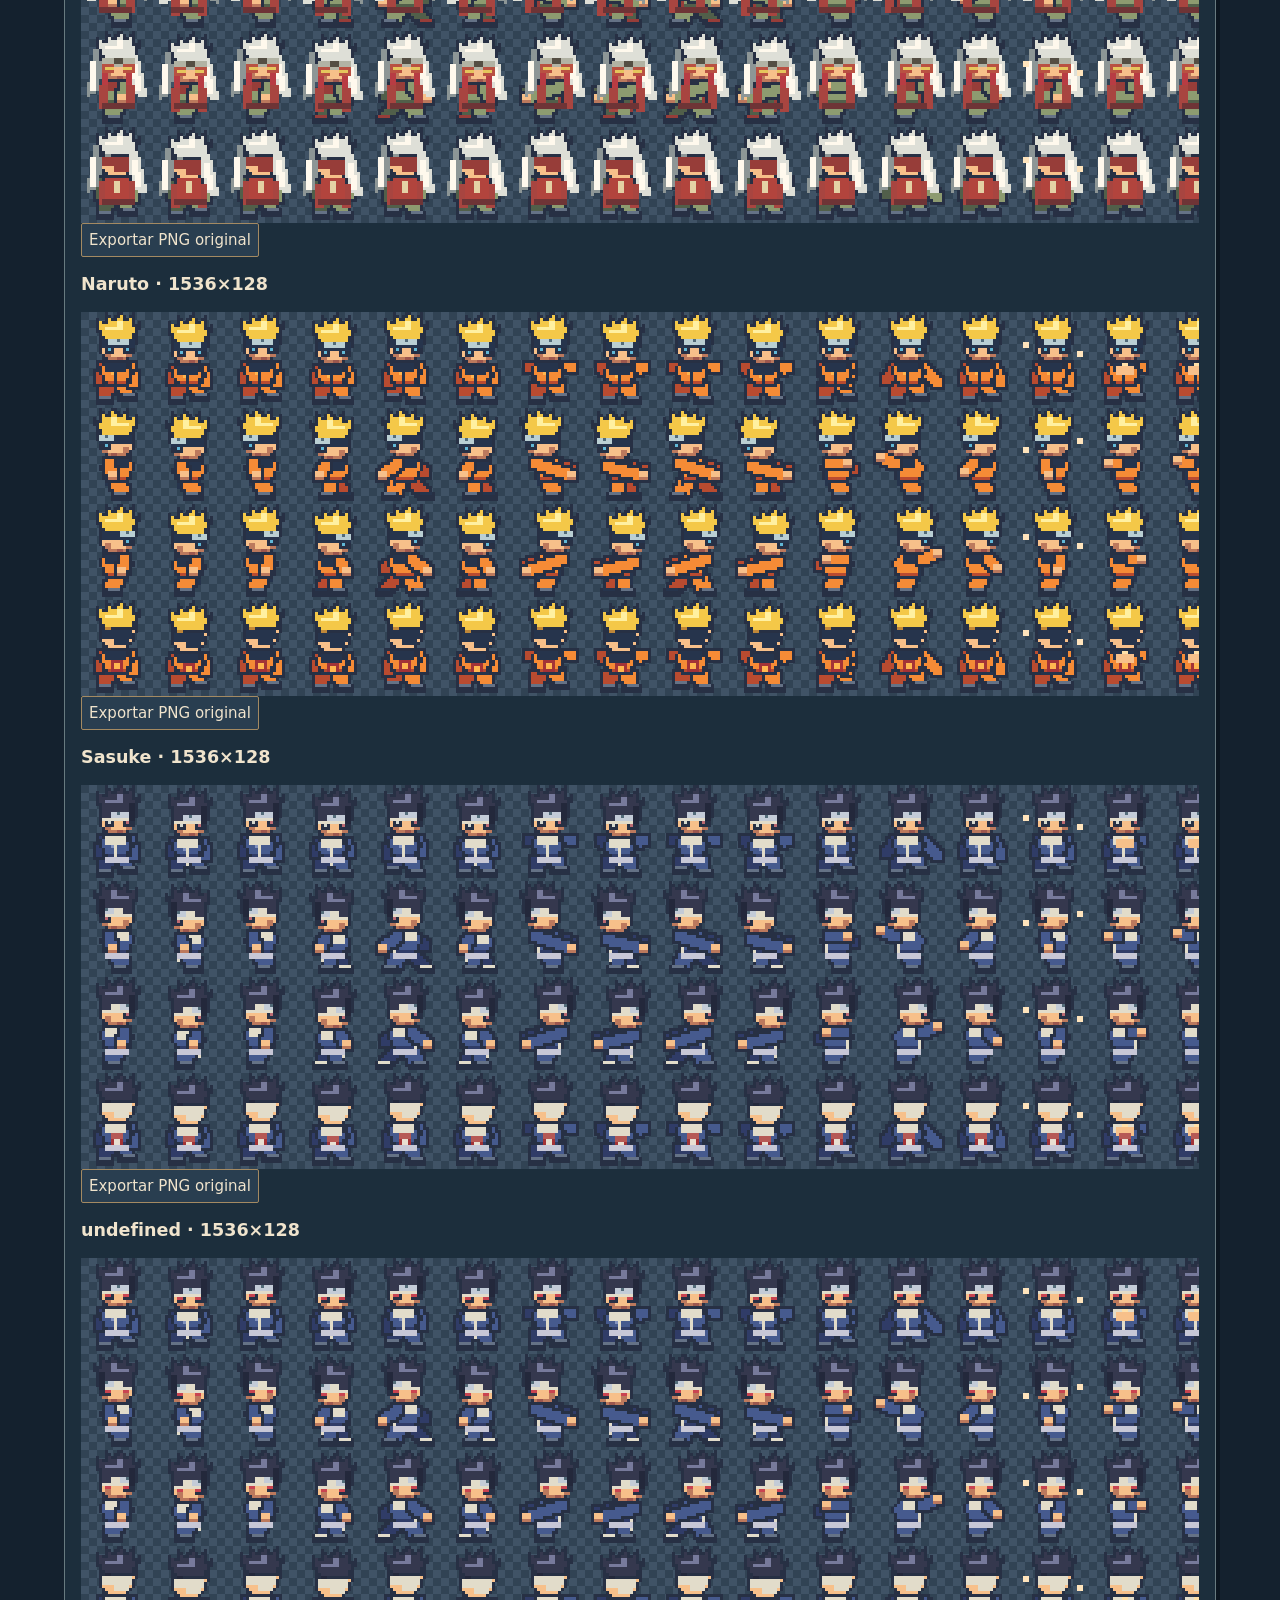
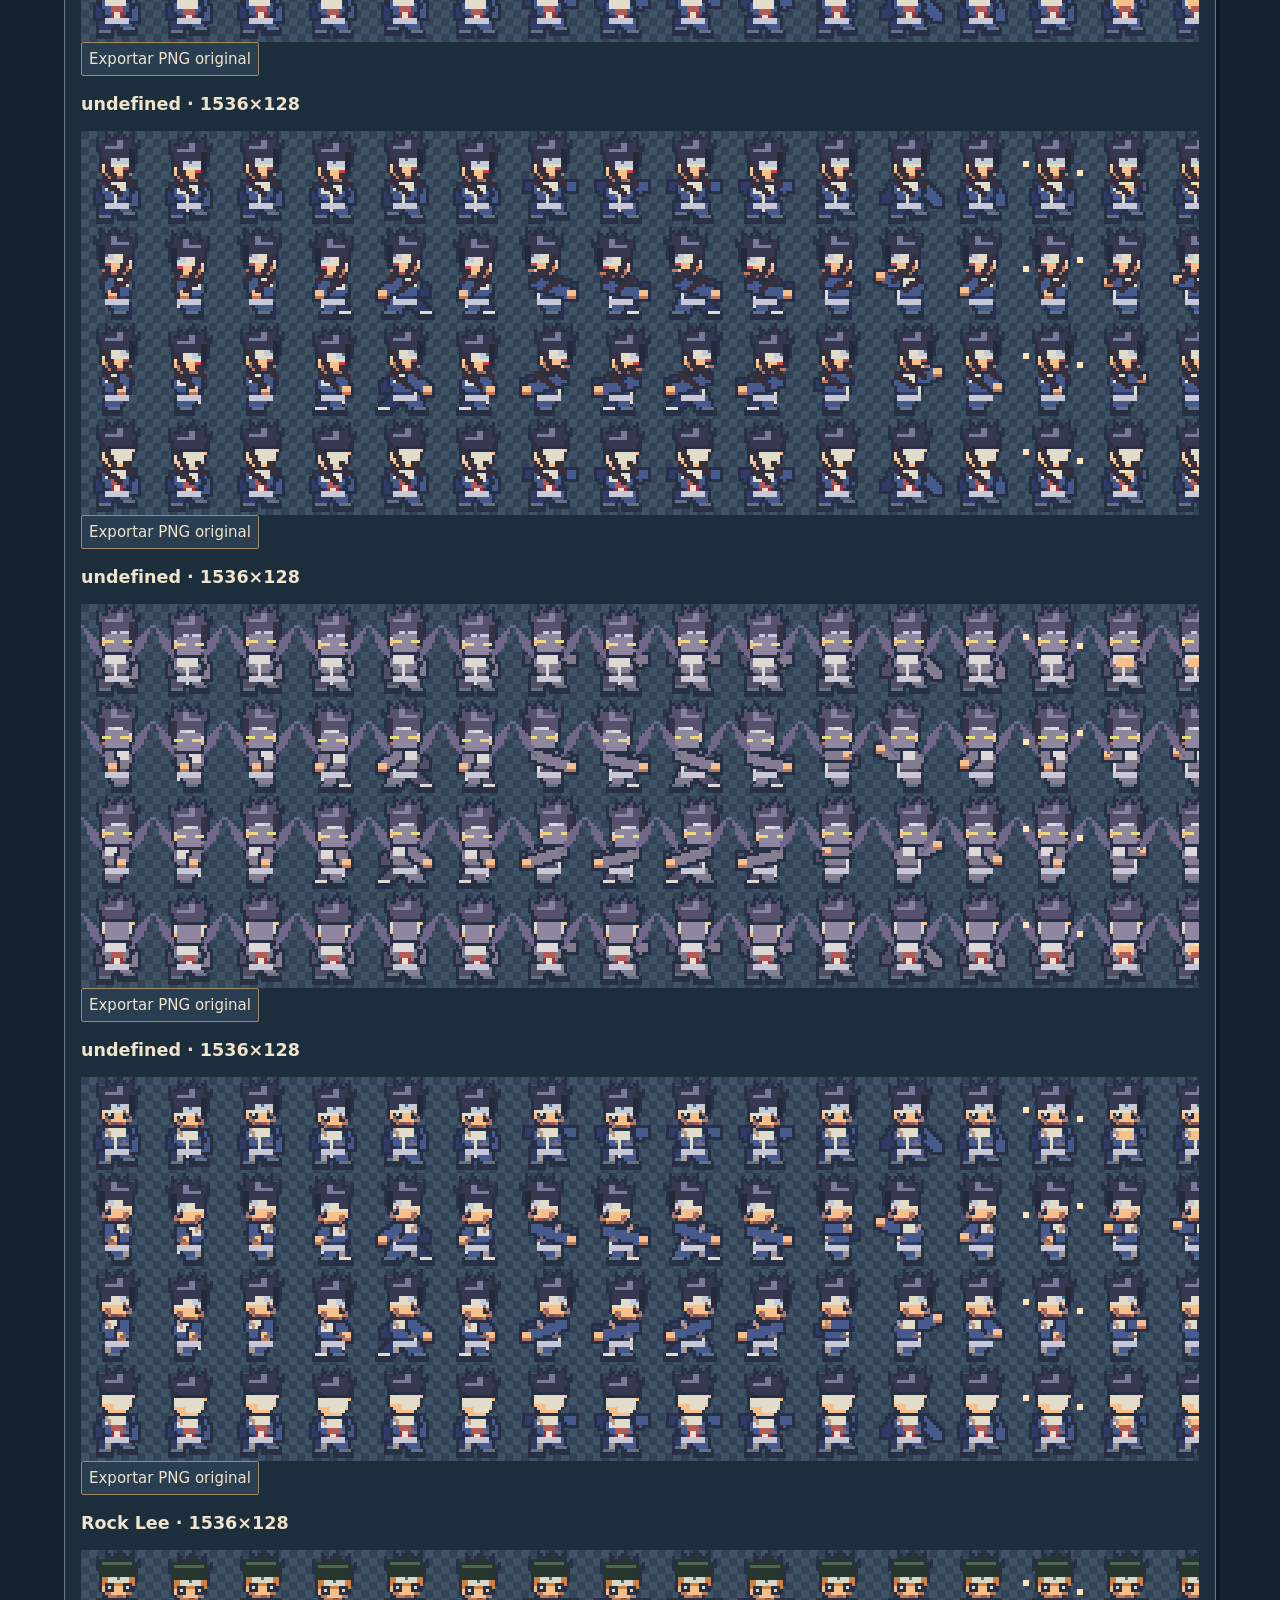
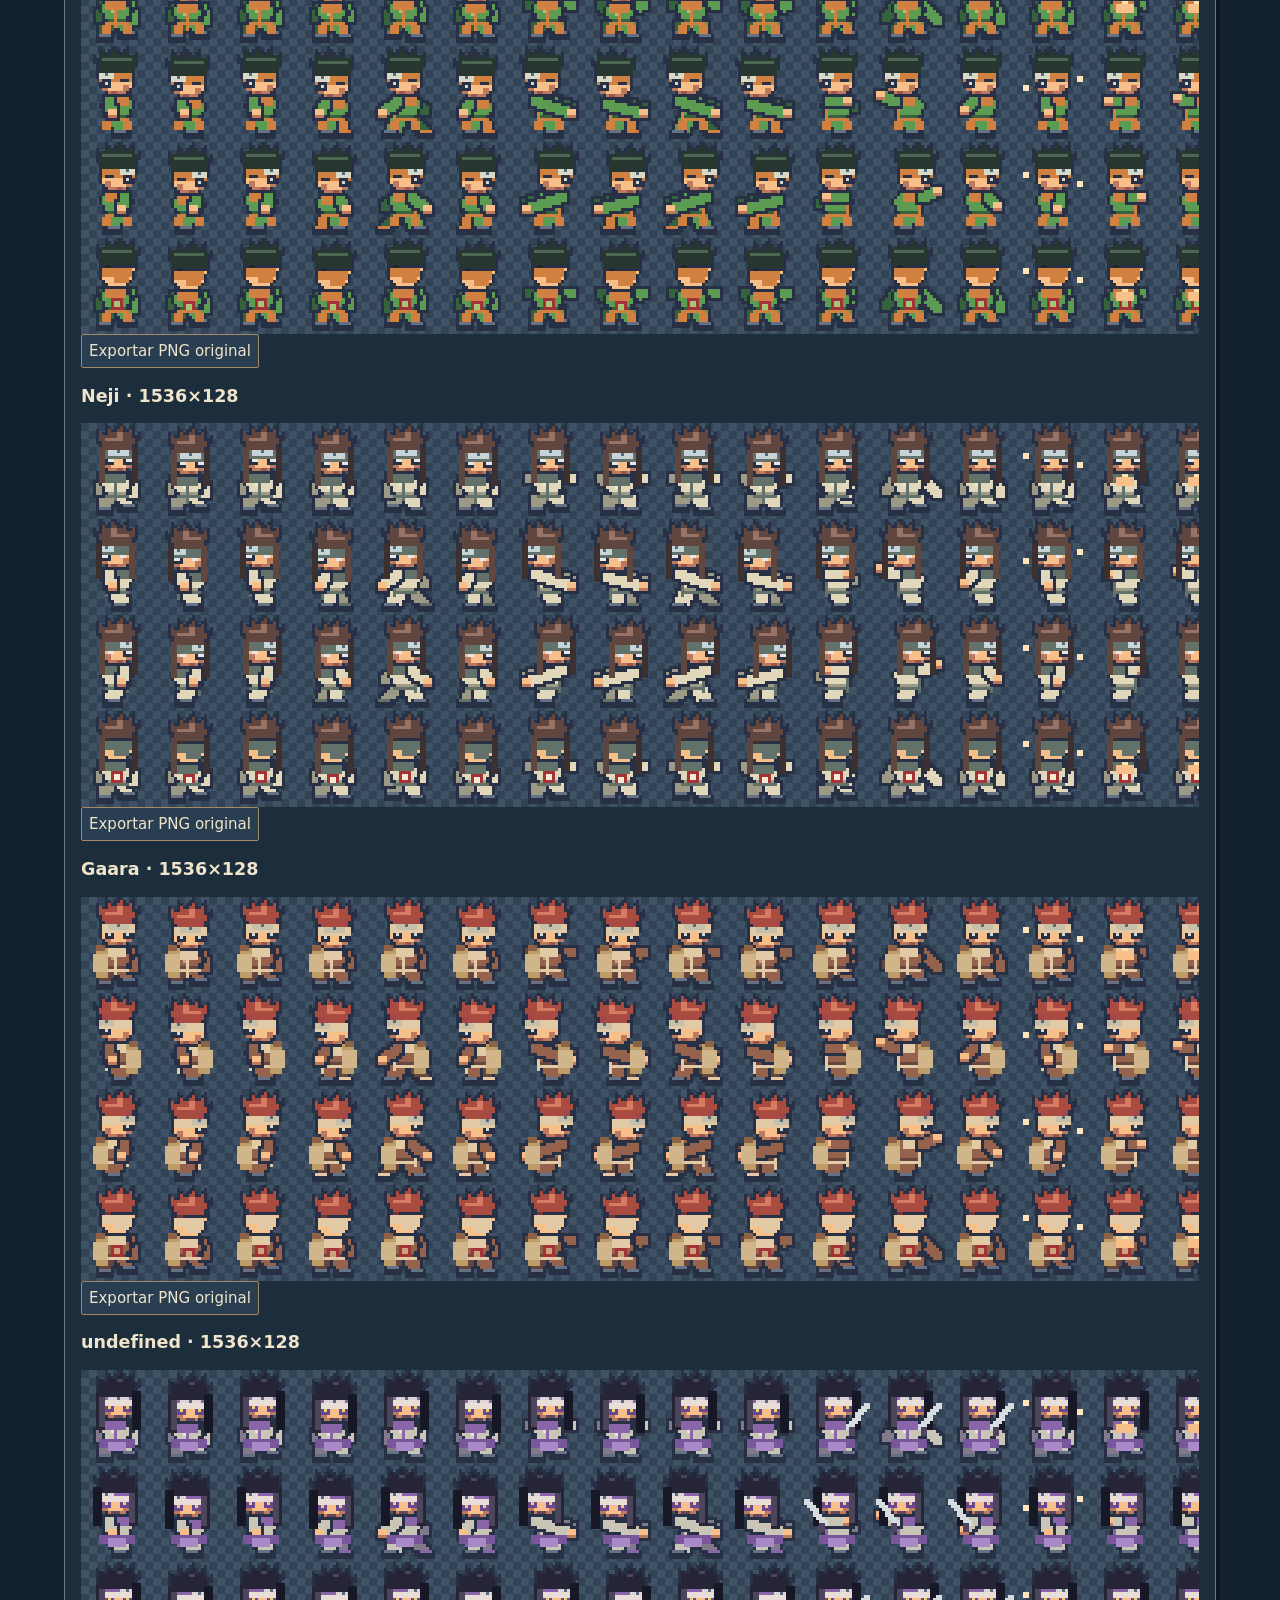
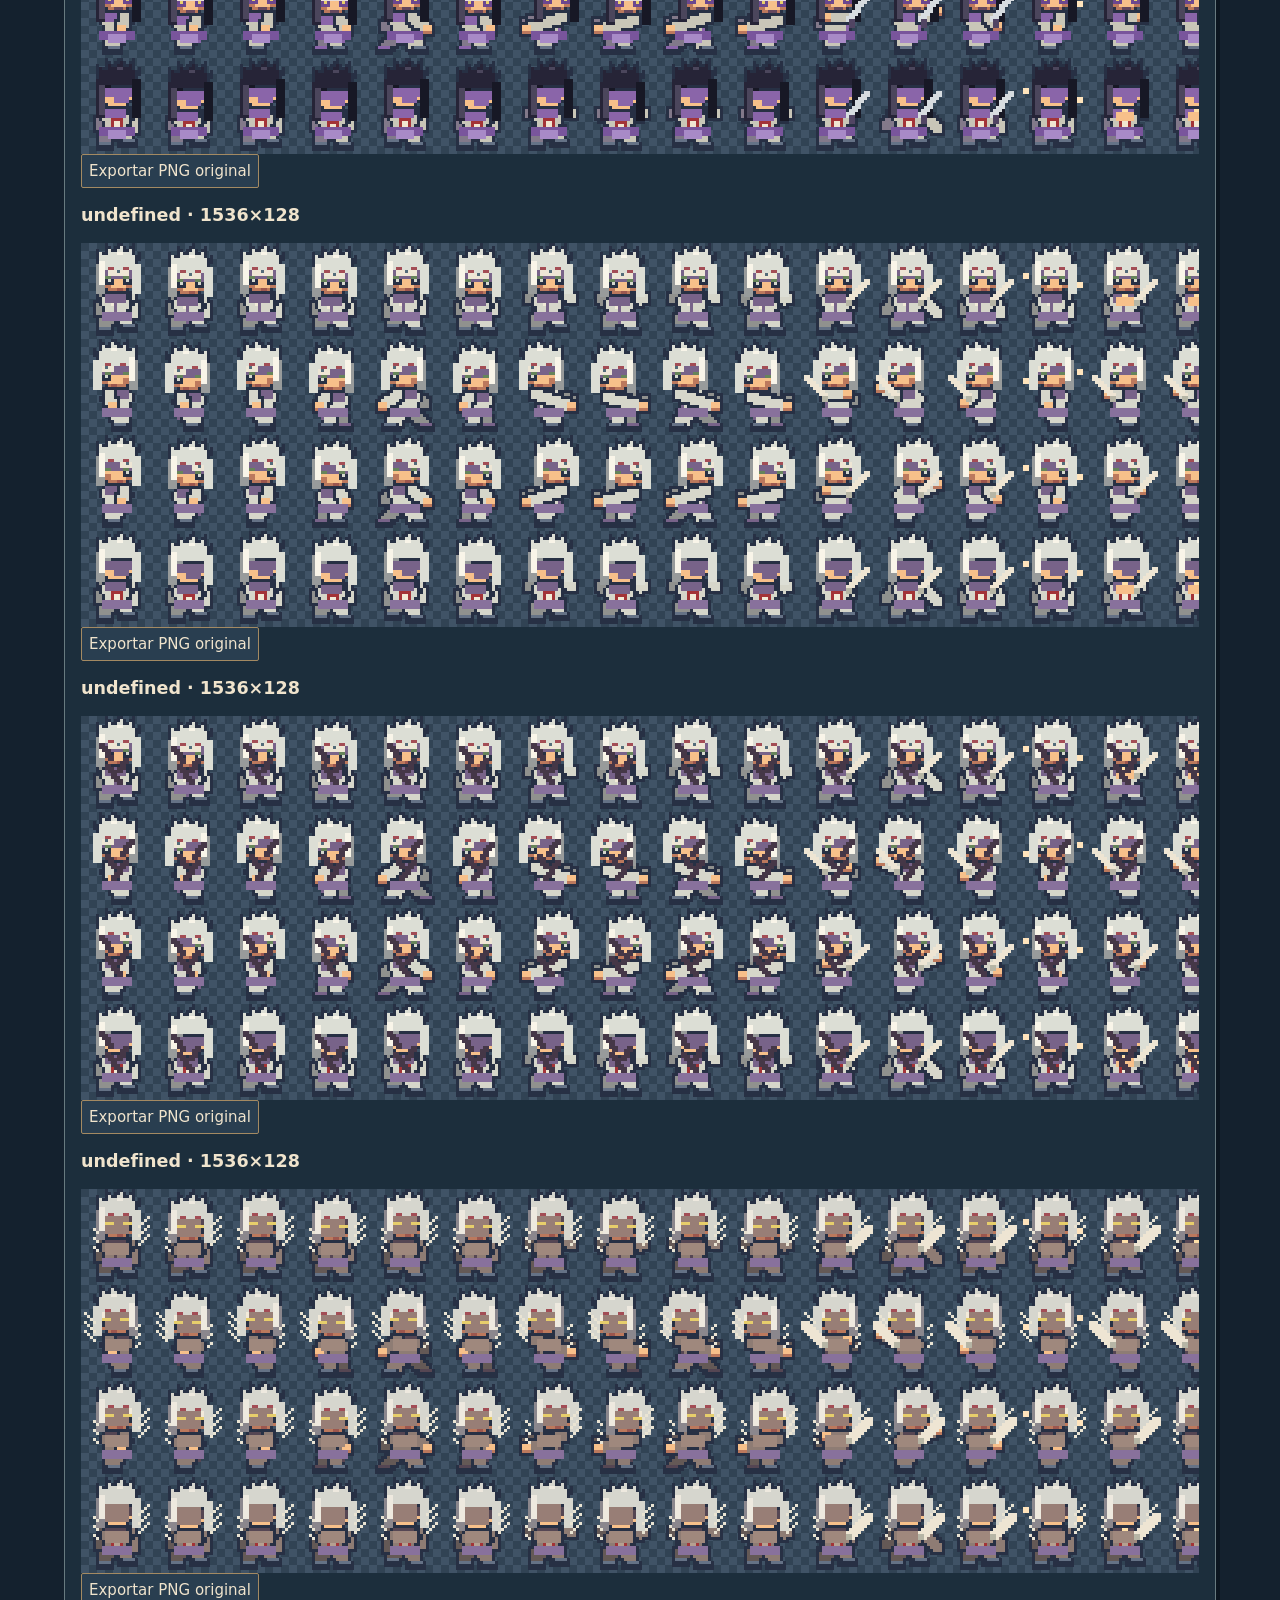
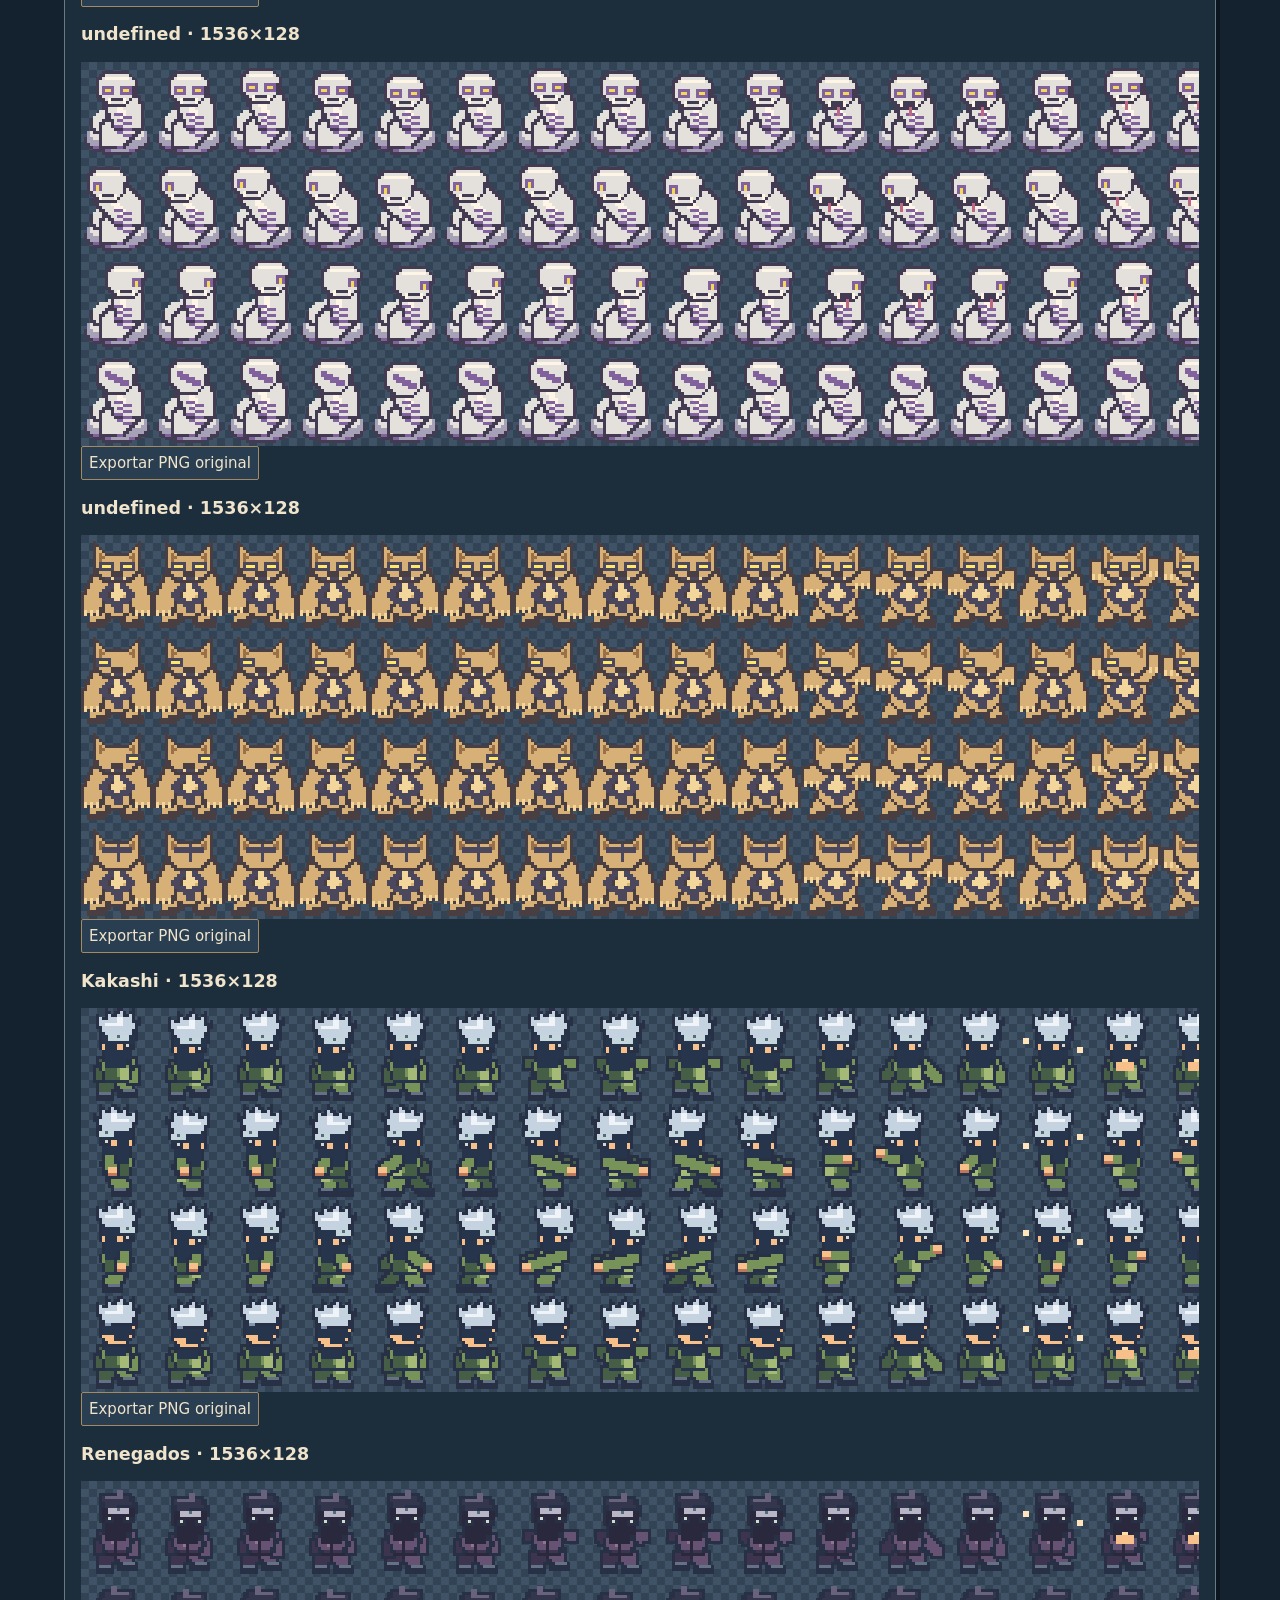
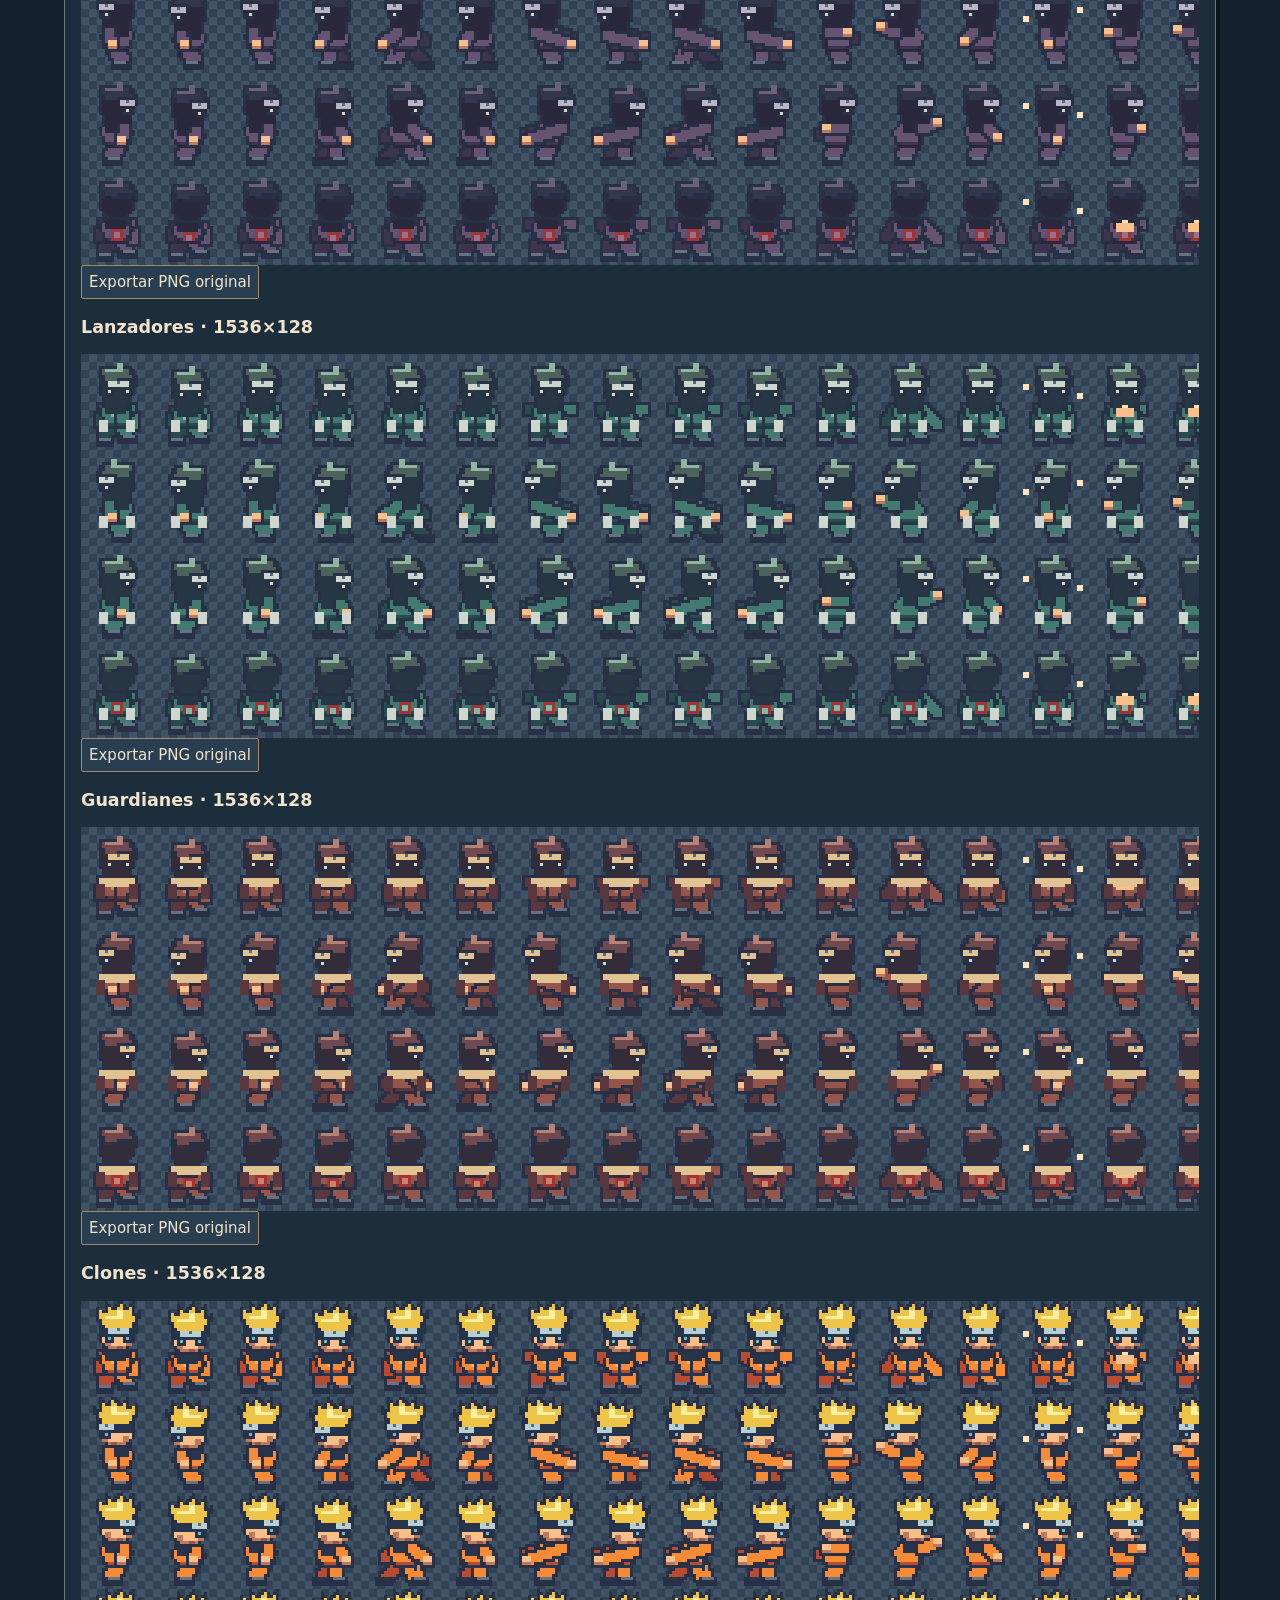
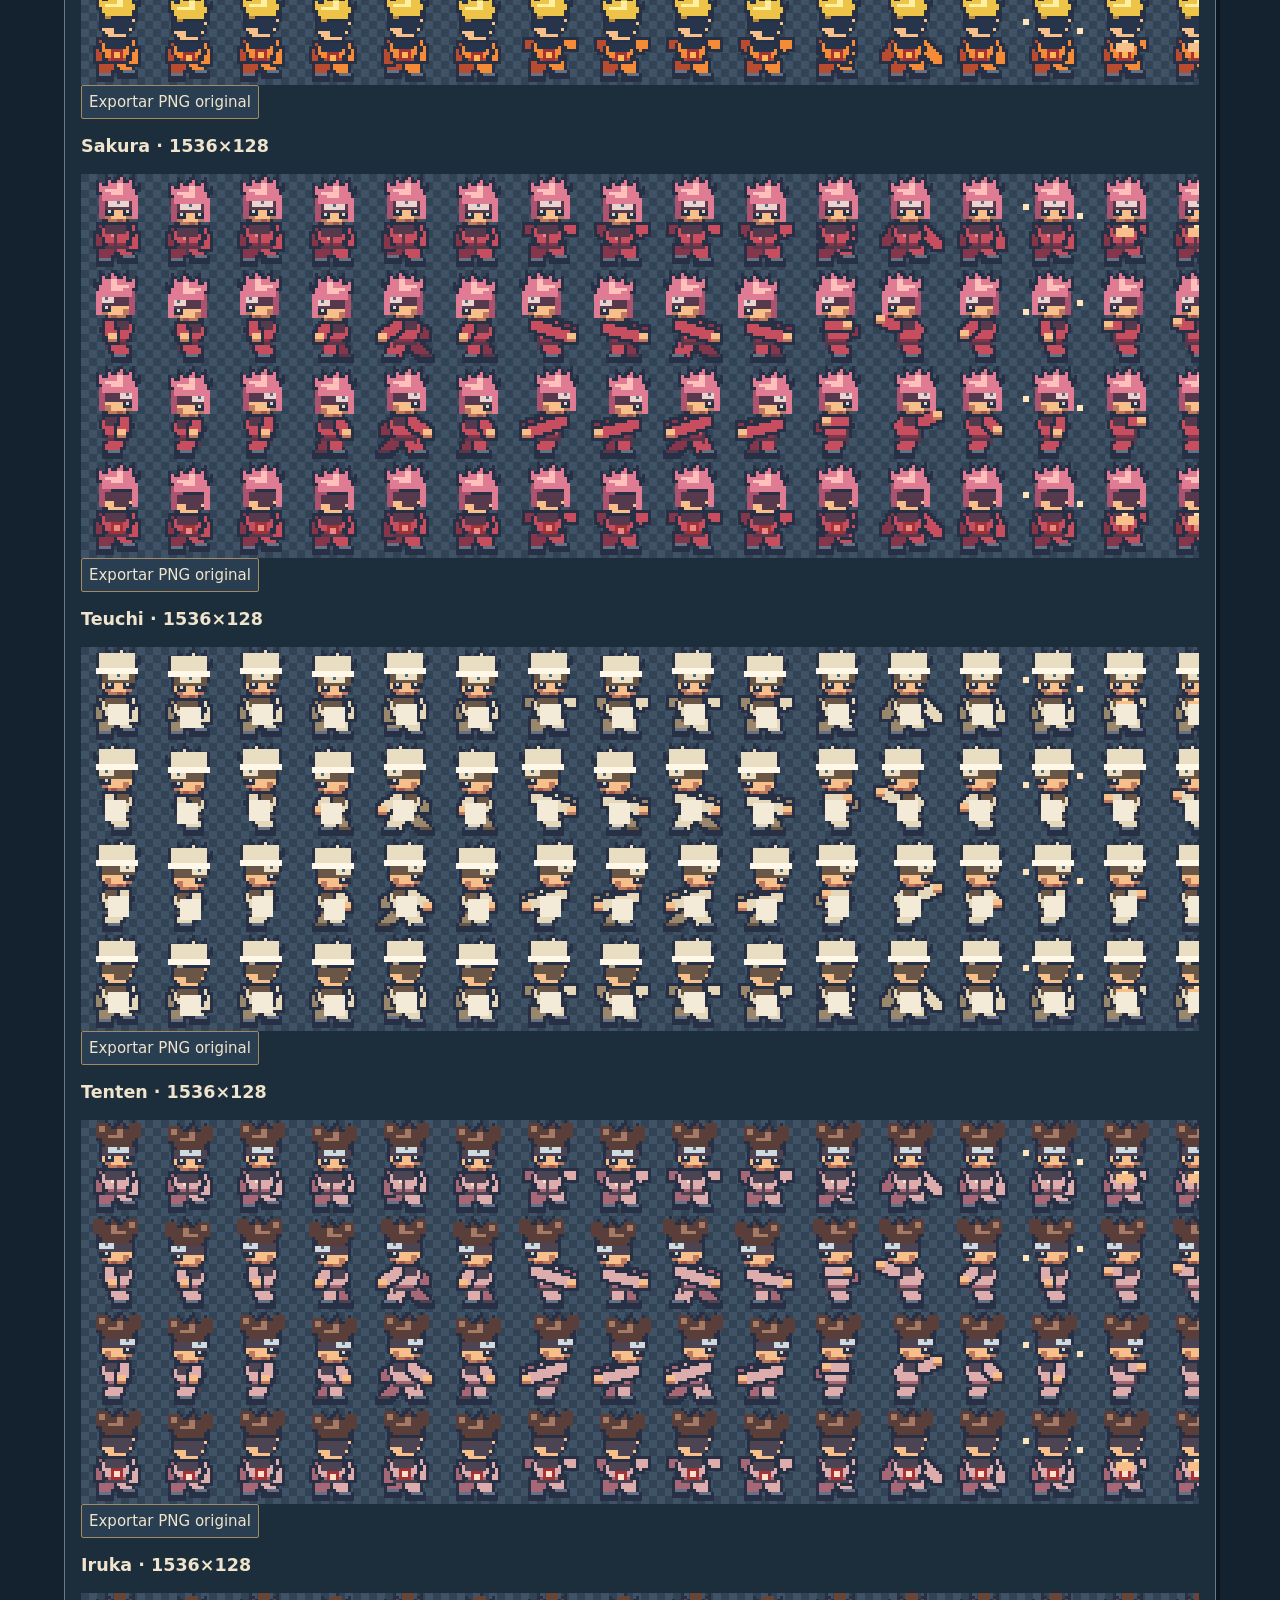
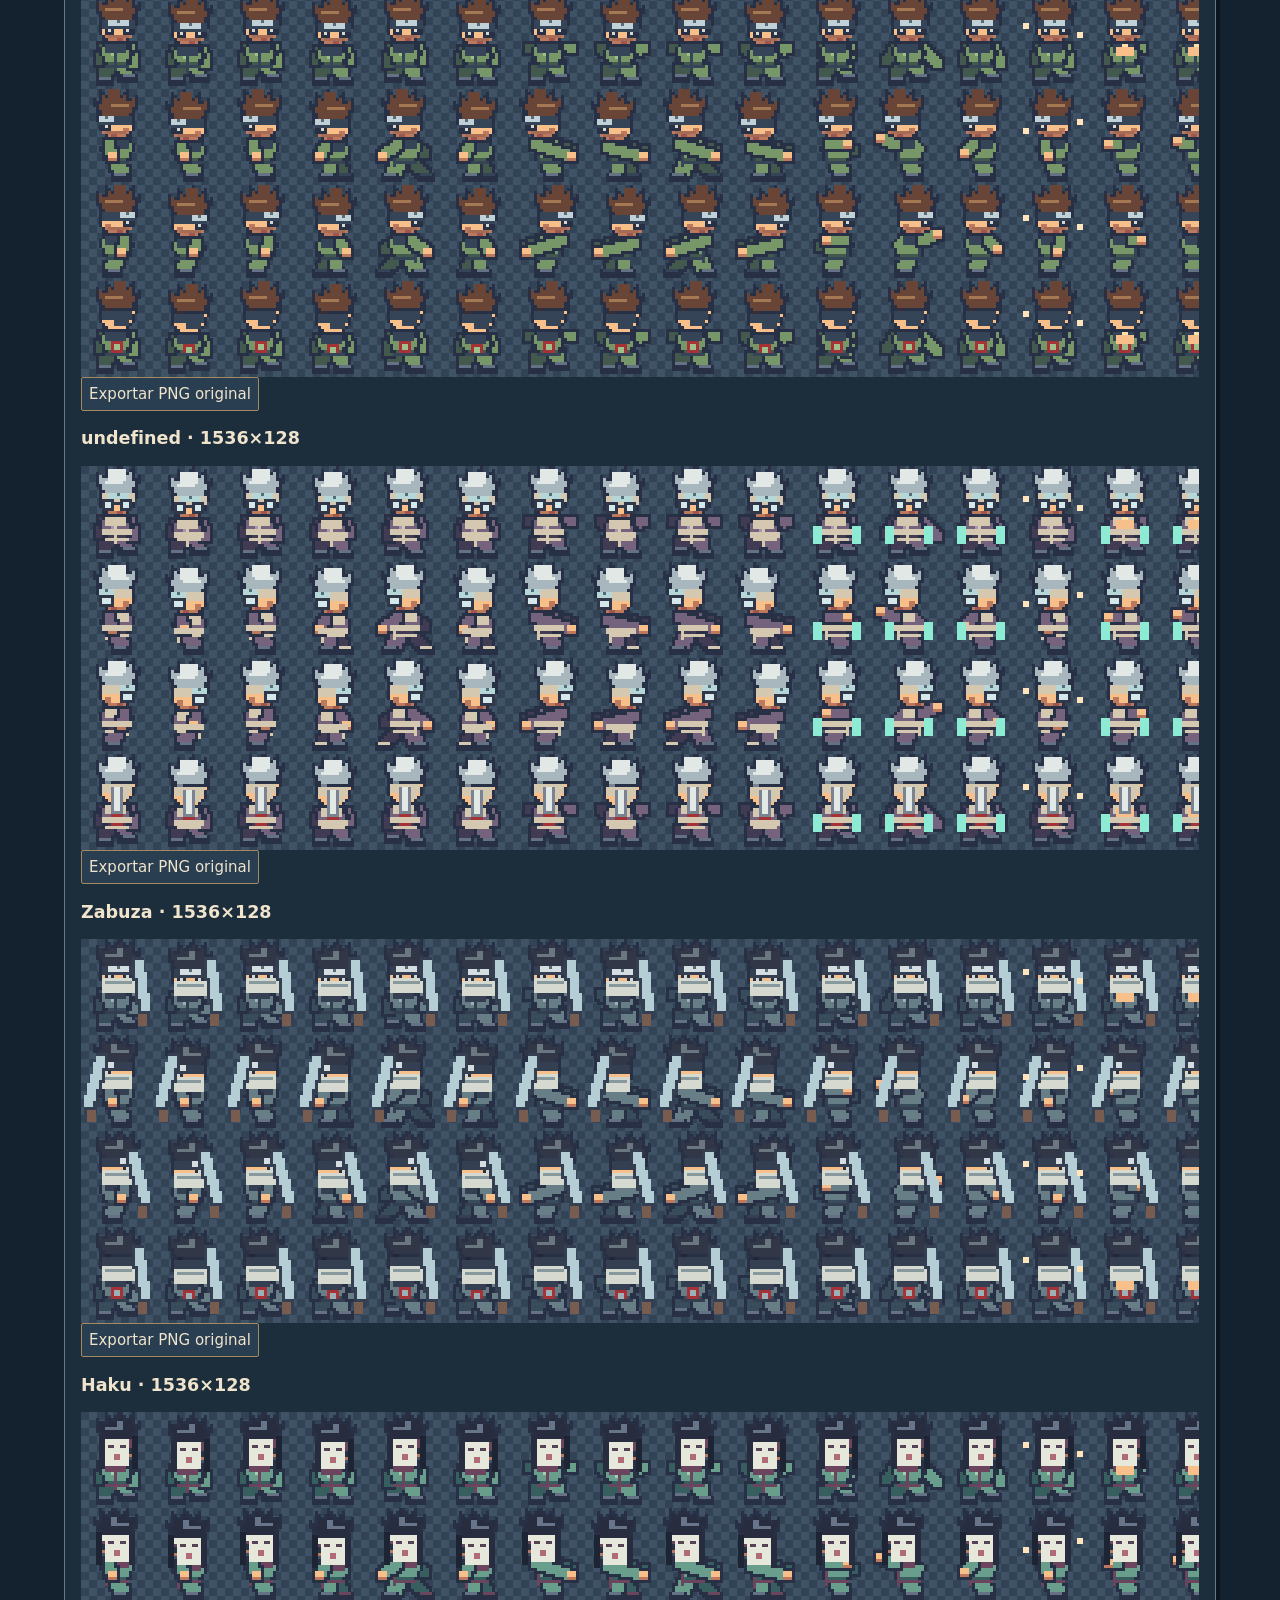
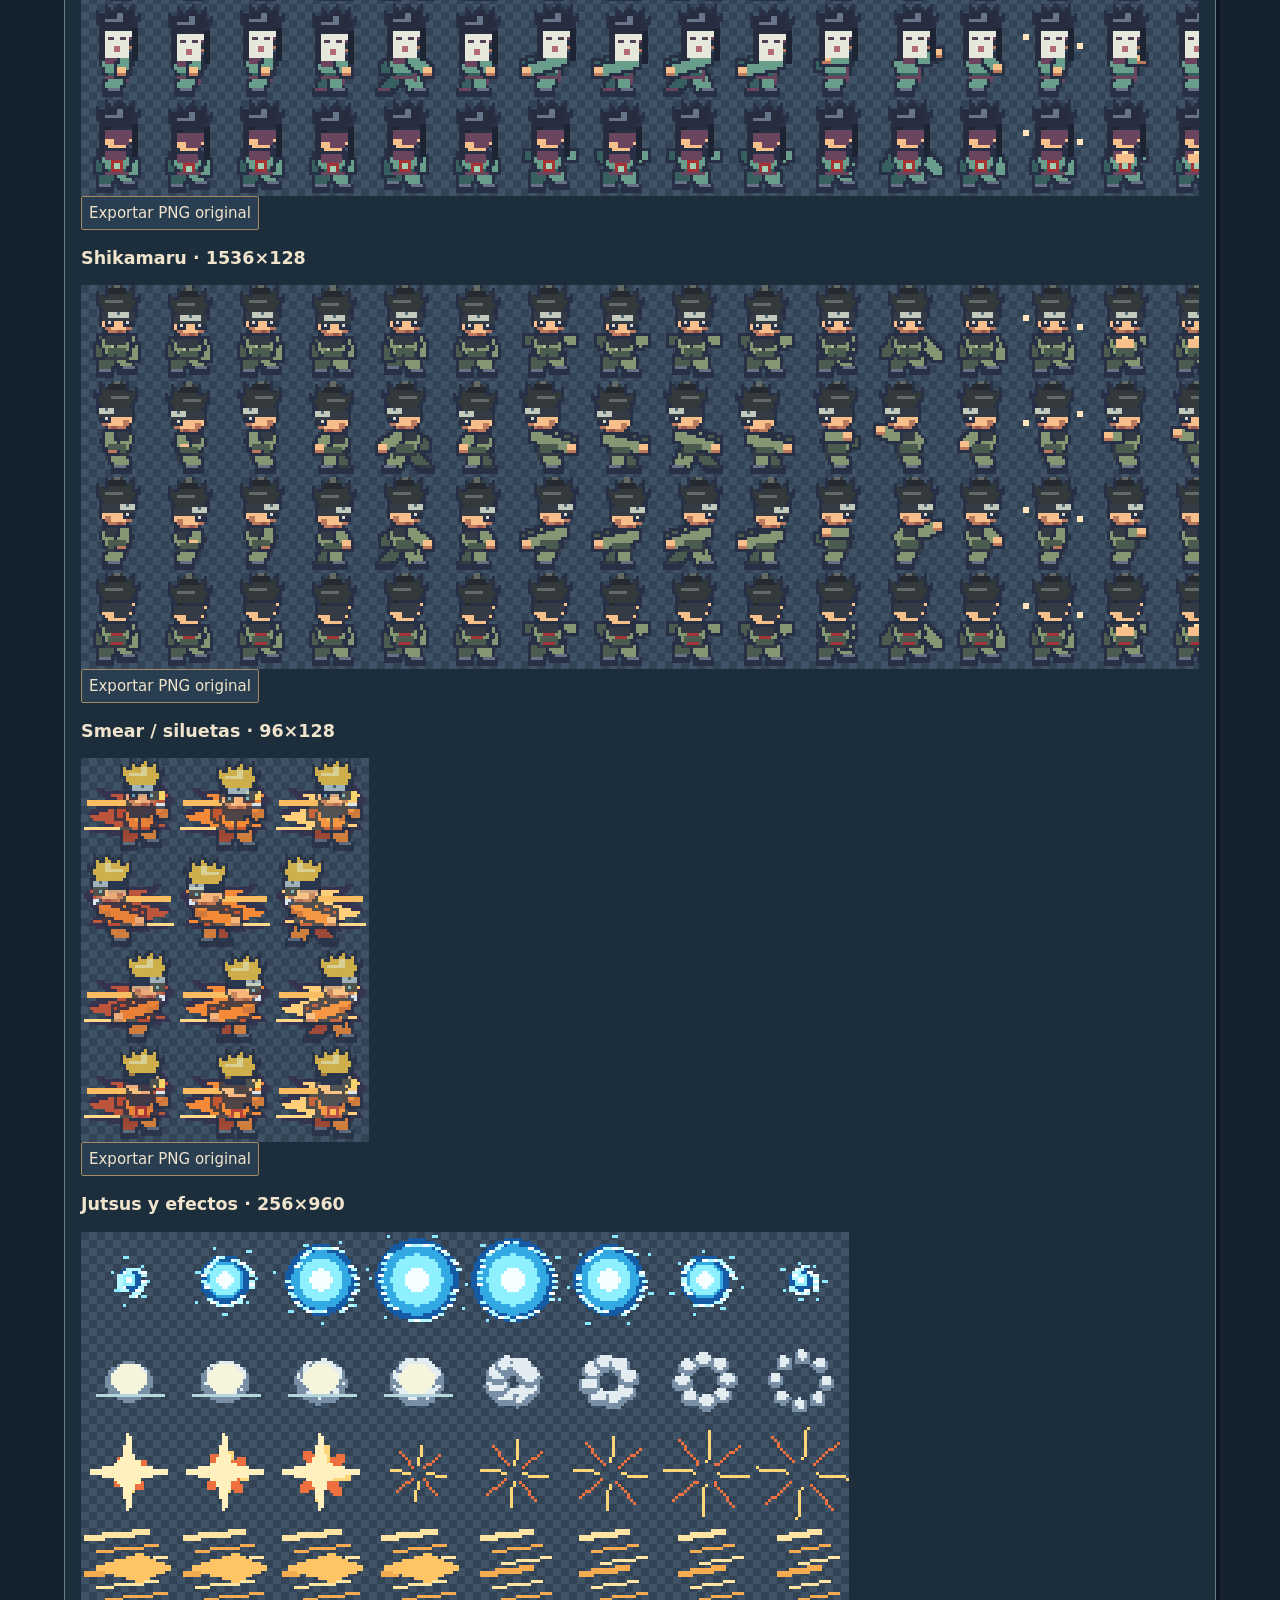
<file: assets/sprite-lab.html>
<!doctype html><html lang="es"><head><meta charset="utf-8"><meta name="viewport" content="width=device-width,initial-scale=1"><title>Shinobi — Sprite Lab 2.0</title><style>
*{box-sizing:border-box}body{margin:0;background:#14212e;color:#f0e4cd;font:15px system-ui}main{max-width:1200px;margin:auto;padding:24px}h1{font-size:34px;color:#ffbc70;margin:14px 0 6px}h2{margin:0 0 12px;color:#e7ba79}a{color:#a7ddcb}p{line-height:1.5;color:#bfc9ca}section{border:1px solid #687b80;background:#1c2e3c;padding:16px;margin:20px 0;box-shadow:4px 4px #0c1620}.editor{display:grid;grid-template-columns:minmax(250px,1.35fr) minmax(245px,1fr);gap:24px}.stage{background:#263d48;border:2px solid #aa9169;position:relative;display:flex;align-items:center;justify-content:center;min-height:280px}#preview{width:100%;max-width:576px;height:auto;image-rendering:pixelated}canvas{image-rendering:pixelated}label{display:flex;align-items:center;justify-content:space-between;gap:8px;margin:8px 0}select,input,button{font:inherit;color:#f0e4cd;background:#293e50;border:1px solid #a48a62;padding:7px;max-width:100%;border-radius:2px}input[type=range]{padding:0;accent-color:#e9ad67;width:130px}input[type=checkbox]{accent-color:#e9ad67}button{cursor:pointer}button:hover{background:#3a5264}button.active{border-color:#f4bc70;background:#664a3b}.buttons,.timeline{display:flex;gap:6px;flex-wrap:wrap;margin-top:10px}.timeline button{display:flex;flex-direction:column;align-items:center;padding:5px;font:11px monospace;gap:4px}.timeline canvas{width:48px;height:64px;background:#20303e}.scroller{overflow:auto}.sheet{display:block;background:repeating-conic-gradient(#314354 0% 25%,#405366 0% 50%) 0/16px 16px;max-width:none}.status{font:13px monospace;color:#a7ddcb;margin:8px 0}.note{font-size:13px;color:#c6c7c2}@media(max-width:720px){main{padding:12px}.editor{grid-template-columns:1fr}}
</style></head><body><main><a href="../index.html">← Volver al juego</a><h1>Sprite Lab 2.0</h1><p>Inspección y edición de las hojas reales de Naruto 2.5D. Los ajustes del laboratorio son borradores exportables: no modifican el juego publicado.</p>
<section><h2>01 / Estudio de animación</h2><div class="editor"><div><div class="stage"><canvas id="preview" width="192" height="128"></canvas></div><div class="status" id="status"></div><div class="buttons"><button id="play">Pausa</button><button id="prev">‹ Fotograma</button><button id="next">Fotograma ›</button><button id="restart">Reiniciar</button></div><div class="timeline" id="timeline"></div></div>
<div><label>Personaje<select id="actor"><option value="player">Naruto</option><option value="sasuke">Sasuke</option><option value="lee">Rock Lee</option><option value="neji">Neji</option><option value="gaara">Gaara</option><option value="npc">Kakashi</option><option value="enemy">Renegado</option><option value="thrower">Lanzador</option><option value="guard">Guardián</option><option value="clone">Clon</option><option value="sakura">Sakura</option><option value="teuchi">Teuchi</option><option value="tenten">Tenten</option><option value="iruka">Iruka</option><option value="zabuza">Zabuza</option><option value="haku">Haku</option><option value="shikamaru">Shikamaru</option></select></label>
<label>Animación<select id="anim"><option value="idle">Reposo</option><option value="walk">Caminar</option><option value="run">Correr</option><option value="dash">Dash</option><option value="attack">Combo 1 · Puño</option><option value="kick">Combo 2 · Patada</option><option value="finish">Combo 3 · Remate</option><option value="hit">Daño</option><option value="rasengan">Rasengan</option><option value="giant">Rasengan gigante</option><option value="clone">Clones</option><option value="shuriken">Shuriken</option><option value="wind">Fūma de viento</option><option value="substitute">Kawarimi</option><option value="kunai">Kunai enemigo</option><option value="water">Agua de Zabuza</option><option value="ice">Hielo de Haku</option><option value="lightning">Chidori / Raikiri</option><option value="fire">Katon</option><option value="heal">Ninjutsu médico</option><option value="earth">Tierra / impacto</option><option value="focus">Sharingan</option><option value="storm">Descarga múltiple</option><option value="dragon">Dragón de agua</option><option value="wall">Muro de tierra</option><option value="cracks">Impacto sísmico</option><option value="shockwave">Onda de impacto</option><option value="sparks">Chispas</option><option value="slash">Corte cinético</option><option value="firetrail">Estela de fuego</option><option value="aura">Aura de chakra</option></select></label>
<label>Dirección<select id="dir"><option value="0">Abajo</option><option value="1">Izquierda</option><option value="2" selected>Derecha</option><option value="3">Arriba</option></select></label>
<label>Velocidad <span id="fpsLabel"></span><input type="range" id="fps" min="2" max="24" value="3"></label>
<label>Duración del fotograma (ms)<input type="number" id="duration" min="20" max="1500" step="10" value="333"></label>
<label>Anclaje X (px)<input id="ax" type="number" min="0" max="24" value="12"></label><label>Anclaje Y (px)<input id="ay" type="number" min="0" max="32" value="32"></label>
<label>Opacidad <input id="alpha" type="range" min="10" max="100" value="100"></label><label>Color de vestimenta <input id="color" type="color" value="#f58b36"></label>
<label>Repetir<input id="loop" type="checkbox" checked></label><label>Estelas / smear<input id="smear" type="checkbox" checked></label><label>Alcance / anclaje<input id="boxes" type="checkbox"></label>
<div class="buttons"><button id="json">Exportar animación JSON</button><button id="png">Exportar sheet PNG</button><button id="reset">Restaurar ajustes</button></div><p class="note">Las áreas de alcance son una representación ortográfica aproximada, no cajas de colisión exactas. El alcance numérico se obtiene de los datos del combate. Los colores editados y el anclaje se aplican al visor y a la exportación, no a la partida.</p></div></div></section>
<section><h2>02 / Hojas originales</h2><div id="sheets"></div></section>
</main><script type="module">
import {makeSheets,ANIMS,DIRS,ACTOR_W,ACTOR_H,ACTOR_COLS,FX_ROWS,FX_SIZE,FX_COLS,makeRasenganSheet,rasenganPose} from '../src/pixel-art.js';
import {COMBAT} from '../src/combat-data.js';
const $=id=>document.getElementById(id),sheets=makeSheets(),c=$('preview'),cx=c.getContext('2d');
cx.imageSmoothingEnabled=false;
const palette={lee:'#5b9b52',neji:'#e1d8bb',gaara:'#95624e',sasuke:'#465a8e',player:'#f58b36',npc:'#78935a',enemy:'#665272',thrower:'#427a71',guard:'#97564b',clone:'#f58b36',sakura:'#c64e5f',teuchi:'#e5d7b9',tenten:'#ddadad',iruka:'#779768',zabuza:'#687e87',haku:'#6a9e8c',shikamaru:'#859673'};
const labels={lee:'Rock Lee',neji:'Neji',gaara:'Gaara',sasuke:'Sasuke',player:'Naruto',npc:'Kakashi',enemy:'Renegados',thrower:'Lanzadores',guard:'Guardianes',clone:'Clones',sakura:'Sakura',teuchi:'Teuchi',tenten:'Tenten',iruka:'Iruka',zabuza:'Zabuza',haku:'Haku',shikamaru:'Shikamaru',smear:'Smear / siluetas',fx:'Jutsus y efectos',trees:'Árboles',world:'Atlas de entorno'};
const rasAtlas=makeRasenganSheet();
let selected=0,playing=true,elapsed=0,last=0,durations=[],recolored=null;
const value=id=>$(id).value,checked=id=>$(id).checked;
function download(name,url){const a=document.createElement('a');a.download=name;a.href=url;a.click();}
function exportJSON(obj){const url=URL.createObjectURL(new Blob([JSON.stringify(obj,null,2)],{type:'application/json'}));download('shinobi-animation.json',url);setTimeout(()=>URL.revokeObjectURL(url),500);}
function config(){
 const key=value('anim'),skill=key==='giant'?COMBAT.skills.g:key==='rasengan'?COMBAT.skills[' ']:key==='clone'?COMBAT.skills.l:key==='wind'?COMBAT.skills.f:key==='shuriken'?COMBAT.skills.k:key==='attack'?COMBAT.combos[0]:key==='kick'?COMBAT.combos[1]:key==='finish'?COMBAT.combos[2]:null;
 const state=['rasengan','giant','lightning'].includes(key)?'thrust':['fire','wind','dragon','water','shuriken','firetrail'].includes(key)?'release':['clone','focus','heal','wall','substitute','aura'].includes(key)?'seal':['earth','storm','cracks','shockwave'].includes(key)?'slam':key==='dash'?'run':key;
 const a=ANIMS[state]||ANIMS.idle;
 const fx=FX_ROWS.includes(key)?key:null;
 const reference=['rasengan','giant'].includes(key)&&value('actor')==='player';const n=reference?36:fx?8:a.count;return {key,state,a,skill,fx,n,reference,defaultFPS:fx?14:a.fps};
}
function rebuildColor(){const kind=value('actor'),base=sheets[kind],target=value('color');recolored=document.createElement('canvas');recolored.width=base.width;recolored.height=base.height;const x=recolored.getContext('2d');x.drawImage(base,0,0);if(target===palette[kind])return;
 const parse=s=>[parseInt(s.slice(1,3),16),parseInt(s.slice(3,5),16),parseInt(s.slice(5,7),16)],from=parse(palette[kind]),to=parse(target),d=x.getImageData(0,0,base.width,base.height);
 for(let i=0;i<d.data.length;i+=4)if(d.data[i]===from[0]&&d.data[i+1]===from[1]&&d.data[i+2]===from[2]&&d.data[i+3]){d.data.set(to,i);}x.putImageData(d,0,0);
}
function frameAt(f){const q=config();if(q.reference){return 38+(f<12?Math.min(2,Math.floor(f/4)):f<24?3:f<30?4:5);}const phase=f/Math.max(1,q.n-1);return q.a.start+Math.min(q.a.count-1,Math.floor(phase*q.a.count));}
function pick(f){selected=(f+durations.length)%durations.length;elapsed=0;$('duration').value=String(Math.round(durations[selected]));for(const [i,b] of [...$('timeline').children].entries())b.classList.toggle('active',i===selected);}
function timeline(){
 $('timeline').replaceChildren();const q=config(),row=Number(value('dir'));
 for(let i=0;i<q.n;i++){const b=document.createElement('button'),v=document.createElement('canvas');v.width=24;v.height=32;const x=v.getContext('2d');x.imageSmoothingEnabled=false;x.drawImage(recolored,frameAt(i)*24,row*32,24,32,0,0,24,32);b.append(v,document.createTextNode(String(i+1)));b.onclick=()=>{playing=false;$('play').textContent='Reproducir';pick(i);};$('timeline').append(b);}
 pick(Math.min(selected,q.n-1));
}
function updateAnim(){const q=config();$('fps').value=q.defaultFPS;$('fpsLabel').textContent=q.defaultFPS+' FPS';durations=Array(q.n).fill(1000/q.defaultFPS);if(q.reference){const spec=COMBAT.rasengan[q.key==='giant'?'g':' '];durations=Array.from({length:36},(_,i)=>i<12?spec.maxCharge*1000/12:i<24?spec.maxDistance/spec.speed*1000/12:spec.impact*1000/12);}else if(q.skill?.windup&&q.n>1)durations[0]=q.skill.windup*1000;selected=0;elapsed=0;timeline();}
function drawFrame(ms){
 const dt=Math.min(100,ms-(last||ms));last=ms;
 if(playing){elapsed+=dt;while(elapsed>=durations[selected]){elapsed-=durations[selected];if(selected===durations.length-1&&!checked('loop')){playing=false;$('play').textContent='Reproducir';elapsed=0;break;}const carry=elapsed;pick(selected+1);elapsed=carry;}}
 const q=config(),row=Number(value('dir')),ax=Number(value('ax')),ay=Number(value('ay')),alpha=Number(value('alpha'))/100;
 cx.clearRect(0,0,192,128);cx.fillStyle='#263d48';cx.fillRect(0,0,192,128);cx.fillStyle='#526b57';cx.fillRect(0,94,192,34);cx.fillStyle='#73906a';for(let i=0;i<192;i+=12)cx.fillRect(i,94,6,1);
 const baseX=q.reference?54+Math.max(0,Math.min(12,selected-12))*5:q.key==='dash'?54+selected*10:90,baseY=94,sign=row===1?-1:1,scale=2;
 if(checked('smear')&&['dash','run','attack','kick','finish','rasengan'].includes(q.key)&&selected>0&&!q.reference){cx.globalAlpha=.38;cx.drawImage(sheets.smear,Math.min(2,selected-1)*32,row*32,32,32,baseX-32-sign*13,baseY-64,64,64);}
 cx.globalAlpha=alpha;cx.drawImage(recolored,frameAt(selected)*24,row*32,24,32,baseX-ax*scale,baseY-ay*scale,48,64);cx.globalAlpha=1;
 if(q.reference){const f=selected%12,charge=selected<12,carry=selected>=12&&selected<24,offset=row===1?-1:row===2?1:0,scale=q.key==='giant'?1.55:1,size=(charge?30+f*2.6:carry?61:98)*scale,dx=charge?offset*7:offset*25,dy=row===3?-48:-30;
  const layer=(r,size,alpha=1)=>{cx.globalAlpha=alpha;cx.drawImage(rasAtlas,f*48,r*48,48,48,-size/2,-size/2,size,size);cx.globalAlpha=1;};
  cx.save();cx.translate(baseX+dx,baseY+dy);if(row===1)cx.scale(-1,1);layer(charge||carry?0:1,size);layer(3,size*1.34,.85);layer(4,size*1.1,.8);if(carry){cx.translate(-size*.4,0);layer(5,size*1.3,.75);}cx.restore();if(!charge&&!carry){cx.globalAlpha=.7;cx.drawImage(rasAtlas,f*48,96,48,48,baseX+dx-size/2,baseY-size*.4,size,size);cx.globalAlpha=1;}
 }else if(q.fx){const fxrow=FX_ROWS.indexOf(q.fx),center=['clone','heal','focus','wall','cracks','storm','earth'].includes(q.fx),x=center?baseX:q.fx==='dash'?baseX-sign*24:baseX+sign*28,size=['giant','cracks','storm','wall'].includes(q.fx)?76:56;cx.drawImage(sheets.fx,Math.min(7,selected)*32,fxrow*32,32,32,x-size/2,baseY-size,size,size);if(['rasengan','giant','lightning','storm','earth','cracks'].includes(q.fx)){cx.globalAlpha=.65;cx.drawImage(sheets.fx,selected*32,FX_ROWS.indexOf('shockwave')*32,32,32,x-38,baseY-36,76,40);cx.globalAlpha=1;}}
 if(checked('boxes')){cx.strokeStyle='#a7f4ac';cx.strokeRect(baseX-ax*scale+.5,baseY-ay*scale+.5,47,63);cx.fillStyle='#a7f4ac';cx.fillRect(baseX-2,baseY,5,1);cx.fillRect(baseX,baseY-2,1,5);if(q.skill){const radius=q.skill.range*18;cx.strokeStyle='#ffb36e';cx.beginPath();cx.ellipse(baseX,baseY,radius,radius*.64,0,0,Math.PI*2);cx.stroke();}}
 $('status').textContent=labels[value('actor')]+' · '+DIRS[row]+' · frame '+(selected+1)+'/'+q.n+' · '+Math.round(durations[selected])+' ms'+(q.skill?' · alcance '+q.skill.range:'');
 requestAnimationFrame(drawFrame);
}
$('actor').onchange=()=>{$('color').value=palette[value('actor')];rebuildColor();updateAnim();};$('anim').onchange=updateAnim;$('dir').onchange=timeline;$('color').oninput=()=>{rebuildColor();timeline();};
$('fps').oninput=()=>{const fps=Number(value('fps'));$('fpsLabel').textContent=fps+' FPS';durations.fill(1000/fps);pick(selected);};
$('duration').onchange=()=>{durations[selected]=Math.max(20,Math.min(1500,Number(value('duration'))||100));pick(selected);};
$('play').onclick=()=>{playing=!playing;$('play').textContent=playing?'Pausa':'Reproducir';};$('prev').onclick=()=>{playing=false;$('play').textContent='Reproducir';pick(selected-1);};$('next').onclick=()=>{playing=false;$('play').textContent='Reproducir';pick(selected+1);};$('restart').onclick=()=>{pick(0);playing=true;$('play').textContent='Pausa';};
$('reset').onclick=()=>{$('ax').value=12;$('ay').value=32;$('alpha').value=100;$('color').value=palette[value('actor')];$('loop').checked=true;$('smear').checked=true;$('boxes').checked=false;rebuildColor();updateAnim();};
$('json').onclick=()=>{const q=config();exportJSON({schema:'shinobi-animation-draft',version:1,actor:value('actor'),animation:q.key,dir:DIRS[Number(value('dir'))],cell:[ACTOR_W,ACTOR_H],columns:ACTOR_COLS,frames:durations.map((ms,i)=>({col:frameAt(i),durationMs:Math.round(ms),fxFrame:q.reference?i%12:q.fx?i:null})),anchor:{x:Number(value('ax')),y:Number(value('ay'))},opacity:Number(value('alpha'))/100,shirt:value('color'),loop:checked('loop'),smear:checked('smear'),fx:q.fx,range:q.skill?.range??null});};
$('png').onclick=()=>download(value('actor')+'_edited.png',recolored.toDataURL('image/png'));
for(const [name,sheet] of Object.entries(sheets)){const h=document.createElement('h3'),wrap=document.createElement('div'),btn=document.createElement('button');h.textContent=labels[name]+' · '+sheet.width+'×'+sheet.height;wrap.className='scroller';sheet.className='sheet';sheet.style.width=sheet.width*3+'px';sheet.style.height=sheet.height*3+'px';wrap.append(sheet);btn.textContent='Exportar PNG original';btn.onclick=()=>download(name+'_sheet.png',sheet.toDataURL('image/png'));$('sheets').append(h,wrap,btn);}
const rasTitle=document.createElement('h3'),rasWrap=document.createElement('div'),rasBtn=document.createElement('button');rasTitle.textContent='Rasengan v1.6b · atlas real 576×288 (carga, impacto, onda, órbita, chispas, estela)';rasWrap.className='scroller';rasAtlas.className='sheet';rasAtlas.style.width='1152px';rasAtlas.style.height='576px';rasWrap.append(rasAtlas);rasBtn.textContent='Exportar atlas Rasengan PNG';rasBtn.onclick=()=>download('rasengan-reference.png',rasAtlas.toDataURL('image/png'));$('sheets').append(rasTitle,rasWrap,rasBtn);rebuildColor();updateAnim();requestAnimationFrame(drawFrame);
</script></body></html>
</file>
<file: assets/ink-loading.css>
/* Canonical 6E.5 layout. All foreground loading paths use identical DOM, dimensions and assets. */
.ink-loading,#webBoot.ink-canonical,#loading.ink-canonical{position:fixed!important;inset:0!important;margin:0!important;padding:0!important;box-sizing:border-box!important;display:grid!important;place-items:center!important;overflow:hidden!important;background:#08090c!important;color:#f1f0e9!important;text-align:center!important;isolation:isolate!important;touch-action:none}
.ink-loading{z-index:10020;opacity:1;transition:opacity .24s ease}
#webBoot.ink-canonical{z-index:2147483000!important}#loading.ink-canonical{z-index:10020!important}
.ink-loading[hidden],#webBoot[hidden],#loading[hidden]{display:none!important}.ink-loading.ink-exit{opacity:0}
#webBoot.ink-canonical::before{content:none!important}
#webBoot.ink-canonical[data-state=loading]>.web-boot-card,#loading.ink-canonical>div:not(.ink-loading-card){display:none!important}
#webBoot.ink-canonical[data-state=error]>.ink-loading-card{display:none!important}
.ink-canonical .ink-loading-card{display:block!important;width:min(540px,88vw)!important;max-width:none!important;box-sizing:border-box!important;text-align:center!important;padding:24px 16px!important;margin:0!important;background:transparent!important;color:#f1f0e9!important;border:0!important;box-shadow:none!important}
.ink-canonical .ink-run-sprite{width:clamp(160px,43vw,280px);height:auto;aspect-ratio:1;display:grid;place-items:center;margin:0 auto 2px;background-repeat:no-repeat;background-size:800% 100%;background-position:0 0}
.ink-run-fallback{font:500 70px/1 Georgia,serif;color:#eae9e4}
html[data-ink-runner=ready] .ink-run-sprite{background-image:url('./ink-art/naruto-run-6e5.png?v=6e5');animation:ink-run-cycle .72s steps(1,end) infinite}
html[data-ink-runner=ready] .ink-run-fallback{visibility:hidden}
@keyframes ink-run-cycle{0%{background-position:0% 0}12.5%{background-position:14.285714% 0}25%{background-position:28.571429% 0}37.5%{background-position:42.857143% 0}50%{background-position:57.142857% 0}62.5%{background-position:71.428571% 0}75%{background-position:85.714286% 0}87.5%,100%{background-position:100% 0}}
.ink-canonical .ink-kicker{font:700 11px/1.4 system-ui,sans-serif;letter-spacing:.22em;color:#9a9da5}
.ink-canonical .ink-loading-title{display:block;color:#f5f3ec!important;font:italic 900 clamp(32px,6vw,49px)/1.15 Georgia,'Times New Roman',serif!important;letter-spacing:.11em;margin:9px 0 17px!important;text-shadow:none!important}
.ink-dots{animation:ink-pulse 1.3s ease-in-out infinite}@keyframes ink-pulse{0%,100%{opacity:.35}50%{opacity:1}}
.ink-canonical .ink-track{display:block;width:100%;height:clamp(30px,8vw,60px);overflow:hidden;background:#35383e!important;border:0!important;border-radius:3px;box-sizing:border-box}
.ink-track i{display:block;height:100%;background:#f1f0e9;transition:width .16s ease}
.ink-indeterminate .ink-track i{animation:ink-slide 1.1s ease-in-out infinite alternate}@keyframes ink-slide{from{transform:translateX(0)}to{transform:translateX(185%)}}
html[data-ink-brush=ready] .ink-canonical .ink-track{mask-mode:alpha;mask-image:url('./ink-art/sumi-brush-6e5.png?v=6e5');mask-position:center;mask-size:100% 100%;mask-repeat:no-repeat;-webkit-mask-image:url('./ink-art/sumi-brush-6e5.png?v=6e5');-webkit-mask-size:100% 100%;-webkit-mask-repeat:no-repeat;border-radius:0}
.ink-canonical .ink-stage{position:absolute!important;width:1px;height:1px;overflow:hidden;clip-path:inset(50%);white-space:nowrap}
.ink-canonical.ink-error .ink-stage{position:static!important;width:auto;height:auto;clip-path:none;white-space:normal;display:block;margin:13px 0;color:#f1f0e9}
#campaignWorldDialog .ink-loading{position:absolute!important;inset:0!important}
@media(max-height:480px){.ink-canonical .ink-run-sprite{width:min(170px,36vh)}.ink-canonical .ink-loading-card{padding:5px 12px!important}.ink-canonical .ink-loading-title{margin:3px 0 9px!important;font-size:29px!important}.ink-canonical .ink-track{height:clamp(22px,8vh,36px)}}
@media(prefers-reduced-motion:reduce){html[data-ink-runner=ready] .ink-run-sprite,.ink-dots,.ink-indeterminate .ink-track i{animation:none!important;background-position:0 0}.ink-loading{transition:none}}

/* Static initial markup is identical to runtime markup. Legacy nodes remain for error handling only. */
#webBoot.ink-canonical[data-state=loading] .ink-track i{min-width:0}
#webBoot.ink-canonical[data-state=loading] .ink-track i:not([style]){width:33.3333%}
#loading.ink-canonical.ink-indeterminate .ink-track i:not([style]){width:34%}
</file>
<file: assets/defeat-sequence.css>
/* Defeat UI, shared between arena and illustrated field. */
.shinobi-defeat{position:fixed;inset:0;z-index:9999;pointer-events:auto;touch-action:none;isolation:isolate;color:#eee3d4;overflow:hidden;background:transparent}
.shinobi-defeat[hidden]{display:none!important}
.defeat-shade{position:absolute;inset:0;background:radial-gradient(ellipse at 50% 48%,rgba(15,13,22,.06) 0%,rgba(15,12,21,.48) 75%,#0e0c14 100%);pointer-events:none}
.defeat-shade::after{content:'';position:absolute;inset:0;background:#08070b;opacity:var(--defeat-fade,0)}
.defeat-dialogue{position:absolute;left:50%;bottom:clamp(70px,16vh,145px);transform:translateX(-50%);width:min(550px,86vw);box-sizing:border-box;padding:14px 20px;background:linear-gradient(120deg,#1e1926ee,#29202cec);border:1px solid #938073;border-left:4px solid #b99c7d;border-radius:3px;box-shadow:0 8px 24px #0008;opacity:0}
.defeat-speaker{display:block;color:#d4b28e;font:900 14px/1.25 system-ui,sans-serif;letter-spacing:.12em;text-transform:uppercase;margin-bottom:6px}
.defeat-line{display:block;color:#f2e9da;font:500 clamp(14px,2.2vw,19px)/1.4 system-ui,sans-serif}
.defeat-banner{position:absolute;left:50%;top:43%;transform:translate(-50%,-50%);text-align:center;width:max-content;max-width:94vw;opacity:0;filter:drop-shadow(0 5px 8px #000a)}
.defeat-title{display:block;font:italic 950 clamp(48px,11vw,124px)/1 Impact,'Arial Black',sans-serif;letter-spacing:.035em;color:#f0d7c8;-webkit-text-stroke:2px #39232a;paint-order:stroke fill;text-shadow:3px 4px #9e3c42,7px 7px #211923;transform:rotate(-3deg);padding:12px 30px 18px;background:linear-gradient(100deg,transparent,#271c28 12%,#4c2730 50%,#221927 89%,transparent);clip-path:polygon(0 14%,10% 17%,7% 0,91% 3%,88% 15%,100% 22%,96% 83%,100% 94%,79% 100%,4% 92%,8% 75%,0 80%)}
.defeat-sub{display:block;margin-top:9px;color:#dfc8b9;font:600 clamp(12px,2vw,18px)/1.4 system-ui,sans-serif;letter-spacing:.07em;text-shadow:0 2px 4px #000}
@media(max-width:600px),(max-height:480px){.defeat-title{font-size:clamp(42px,12vw,78px);padding:8px 12px 13px;-webkit-text-stroke:1px #39232a;text-shadow:2px 3px #9e3c42,4px 4px #211923}.defeat-dialogue{padding:9px 12px;bottom:12vh}.defeat-speaker{font-size:12px}.defeat-line{font-size:14px}.defeat-banner{top:37%}}

/* Oversized brush-stroke typography and drifting autumn leaves. */
.defeat-banner{top:43%;width:min(94vw,1040px);max-width:96vw}
.defeat-title{font-size:clamp(68px,14vw,178px);letter-spacing:-.015em;color:#fff0df;-webkit-text-stroke:3px #23131c;text-shadow:4px 5px #b4473c,9px 10px #24151b,0 0 25px #c14c3e66;padding:17px 22px 27px;background:linear-gradient(105deg,transparent 0%,#24151c 9%,#782e33 43%,#411b25 70%,#17121c 91%,transparent 100%);clip-path:polygon(0 27%,7% 18%,3% 8%,24% 10%,32% 0,92% 3%,87% 14%,100% 24%,95% 70%,99% 86%,79% 89%,69% 100%,6% 96%,10% 79%,0 73%);}
.defeat-sub{font:italic 700 clamp(14px,2.2vw,22px)/1.4 Georgia,serif;letter-spacing:.10em}
.defeat-leaves{position:absolute;inset:0;pointer-events:none;opacity:calc(1 - var(--defeat-fade,0));overflow:hidden}
.defeat-leaves i{position:absolute;left:var(--x);top:-10%;width:var(--size);height:calc(var(--size)*.65);background:linear-gradient(130deg,#dca168,#864330 70%);border-radius:0 75% 0 75%;box-shadow:0 1px 2px #0005;animation:defeat-leaf var(--duration) linear var(--delay) infinite;transform-origin:center}
.defeat-leaves i::after{content:'';position:absolute;left:12%;top:48%;width:80%;height:1px;background:#e8b98677;transform:rotate(20deg)}
@keyframes defeat-leaf{0%{transform:translate(0,-4vh) rotate(20deg);opacity:0}12%{opacity:.8}45%{transform:translate(-5vw,48vh) rotate(170deg)}100%{transform:translate(7vw,115vh) rotate(410deg);opacity:.2}}
@media(max-width:600px),(max-height:480px){.defeat-title{font-size:clamp(43px,13vw,85px);padding:10px 8px 16px;-webkit-text-stroke:1px #23131c;text-shadow:2px 3px #b4473c,5px 5px #24151b}.defeat-banner{top:37%}}
@media(prefers-reduced-motion:reduce){.defeat-leaves{display:none}}

/* Art option B: original illustrated lettering instead of a generic CSS panel. */
.defeat-banner{width:min(92vw,1040px);max-width:94vw;top:42%}
.defeat-title-art{display:block;width:100%;height:auto;aspect-ratio:700/230;object-fit:contain;filter:drop-shadow(0 4px 4px #03070bb0)}
.defeat-title-art[hidden],.defeat-title[hidden]{display:none!important}
.defeat-title{color:#ffc46f;background:linear-gradient(105deg,transparent,#19283f 12%,#17273d 48%,#0c182a 88%,transparent);-webkit-text-stroke:3px #10192b;text-shadow:3px 4px #c15d2d,7px 7px #101727}
.defeat-sub{color:#f0d6a7;letter-spacing:.09em;margin-top:-2px}
@media(max-width:600px),(max-height:480px){.defeat-banner{width:min(94vw,720px);top:38%}.defeat-title-art{width:100%;max-height:34vh}}
</file>
<file: assets/shinobi-inventory.css>
/* v1.20c: modular inventory skin. All assets optional; gradients and outlines are the fallback. */
#rpgPanel{background:radial-gradient(ellipse at center,#101a29ac,#0a101de9);padding:12px;overscroll-behavior:contain}
#rpgWindow{width:min(1120px,100%);max-height:94dvh;padding:clamp(12px,2vw,23px);border:2px solid #bd8545;border-radius:12px;background:radial-gradient(ellipse at 50% 0,#2b4054,#151e2d 65%);box-shadow:0 0 0 3px #262019,0 0 0 5px #674522,0 18px 70px #0009;scrollbar-color:#b78243 #111b29}
#rpgWindow header{border-bottom:1px solid #a57845;padding-bottom:12px}#rpgWindow header small{font:800 10px system-ui;letter-spacing:.2em;color:#e6ad64}#rpgWindow h2{font:700 clamp(17px,2.3vw,25px)/1.2 Georgia,serif;color:#ffe1a2}#rpgStats{color:#b8c9d9;line-height:1.45}#rpgWindow nav{margin:10px 0 5px}#rpgWindow button{border-radius:5px;background:linear-gradient(#34475b,#202e41);border:1px solid #8e6c45;color:#ffe4b2;min-width:0;transition:filter .12s,box-shadow .12s}#rpgWindow button:hover:not(:disabled){filter:brightness(1.15);border-color:#ffce83}#rpgWindow nav .active,#rpgWindow #rpgClose{background:linear-gradient(#f5d49a,#be8b51);color:#33231b;border-color:#e6b975}#rpgNotice{min-height:18px;color:#a8e0bc}
.inventory-topline{display:flex;justify-content:space-between;gap:8px;font-size:12px;font-weight:700;color:#f2c77f;padding:8px 12px;border:1px solid #715733;border-radius:5px;background:#101b29;margin-bottom:12px}#inventoryCurrency{color:#ffdb89;white-space:nowrap}
#inventoryPage .inv-layout{display:grid;grid-template-columns:minmax(0,1.15fr) minmax(0,.82fr) minmax(0,.8fr);gap:12px;align-items:start}#inventoryPage .inv-layout>section{min-width:0;border:1px solid #765737;border-radius:8px;padding:12px;background:linear-gradient(145deg,#1d2b3c,#121c2a);box-shadow:inset 0 0 0 2px #1d2029,0 3px 7px #0003}
#inventoryPage h3{font:700 16px Georgia,serif;color:#f8d399;margin:0 0 9px} .inventory-heading{display:flex;justify-content:space-between;align-items:baseline;gap:4px}#inventoryCapacity{font:700 11px system-ui;color:#a8bdce;white-space:nowrap}#inventoryFilters{display:flex;flex-wrap:wrap;gap:4px;margin-bottom:9px}#rpgWindow #inventoryFilters button{font-size:10px;padding:5px 7px}#rpgWindow #inventoryFilters button[aria-pressed=true]{background:#c48d4b;color:#201a18;border-color:#f5cb84}
#inventoryGrid{gap:5px;grid-template-columns:repeat(6,minmax(0,1fr))}#rpgWindow .inventory-slot{aspect-ratio:1;position:relative;display:grid;place-items:center;padding:3px;min-width:0;min-height:0;overflow:hidden;border:1px solid var(--rarity,#536075);border-radius:5px;background:radial-gradient(ellipse at 50% 35%,#344052,#111a28 80%);box-shadow:inset 0 0 0 2px #131a24}#rpgWindow .inventory-slot[data-rarity]{background:radial-gradient(ellipse at center,color-mix(in srgb,var(--rarity) 22%,#192435),#101823 82%);box-shadow:inset 0 -2px var(--rarity),inset 0 0 0 2px #111827}#rpgWindow .inventory-slot.selected{outline:2px solid #ffc36a;outline-offset:1px;background:#49392d}#rpgWindow .inventory-slot.filtered-out{opacity:.22;cursor:default}#rpgWindow .inventory-slot .stack-count{position:absolute;right:3px;bottom:3px;font:700 11px monospace;color:#fff5d8;text-shadow:0 1px 3px #000,1px 1px #000}
.inventory-art-icon{display:block;width:42px;height:42px;max-width:100%;aspect-ratio:1;filter:drop-shadow(0 2px 1px #0009);pointer-events:none}.inventory-art-icon svg{width:100%;height:100%;display:block}#inventoryGrid .inventory-art-icon{width:100%;height:auto;max-width:50px}#inventoryGrid .item-icon{width:100%;height:auto;max-width:36px}
#rpgWindow .inv-actions{display:flex;gap:6px;margin:10px 0 15px}#rpgWindow .inv-actions button{flex:1 1 auto;font-size:11px}#inventoryQuick{display:grid;grid-template-columns:repeat(3,52px);gap:7px}#rpgWindow .inventory-quick-slot{position:relative;height:62px;padding:4px;display:grid;grid-template-rows:10px 1fr 12px;justify-items:center;align-items:center;background:#172335 url('./hud-art/finished/quick-frame.webp') center/100% 100% no-repeat;border:1px solid #c08a42}#inventoryQuick .inventory-art-icon{width:30px;height:30px}#inventoryQuick small{justify-self:start;font-size:10px}#inventoryQuick b{font-size:11px}#inventoryPage .inventory-hint{font-size:11px;color:#aebccb;line-height:1.4;margin-top:10px}
.equipment-stage{position:relative;display:grid;place-items:center;min-height:158px;margin:2px 0 10px;background:radial-gradient(ellipse at 50% 60%,#42536c 0,#26344a 45%,#121c2b 80%);border:1px solid #775e46;border-radius:6px;overflow:hidden}.equipment-stage:before{content:'';position:absolute;inset:13px;border:1px solid #b98b4c44;border-radius:50%;pointer-events:none}.equipment-stage #equipmentPreview{width:114px;height:152px;margin:0;background:transparent;border:0;position:relative;z-index:1;object-fit:contain;image-rendering:pixelated}#equipmentGrid{gap:5px;grid-template-columns:repeat(2,minmax(0,1fr))}#rpgWindow .equip-slot{min-height:55px;display:grid;grid-template-columns:31px minmax(0,1fr);grid-template-rows:auto auto;align-content:center;gap:1px 4px;padding:5px;text-align:left;border-color:var(--rarity,#536075);background:#142131}#rpgWindow .equip-slot[data-filled=true]{box-shadow:inset 0 -2px var(--rarity)}#equipmentGrid .inventory-art-icon,#equipmentGrid .item-icon,#equipmentGrid .slot-placeholder{width:31px;height:31px;grid-row:span 2;align-self:center}#equipmentGrid .slot-placeholder{display:grid;place-items:center;color:#8c7458;font-size:24px}#equipmentGrid small{font-size:9px;line-height:1.2;color:#c9ad85}#equipmentGrid .equip-slot>span:last-child{font-size:10px;line-height:1.2;overflow-wrap:anywhere}
#itemDetail{min-height:220px;padding:12px 9px;background:linear-gradient(150deg,#f4deb1,#d8b37f);color:#3b291f;border:1px solid #b1814d;border-radius:5px;box-shadow:inset 0 0 0 3px #ac794c45;overflow-wrap:anywhere}#itemDetail h3{font:700 17px/1.2 Georgia,serif;color:#493223!important;margin:5px 0}#itemDetail .inventory-art-icon{width:68px;height:68px;margin:0 auto}#itemDetail small{display:block;color:#62432e;font-size:11px}#itemDetail .item-rarity{border-left:4px solid var(--item-rarity,#b7c4c5);padding:3px 5px;font-weight:700;background:#593c2720}#itemDetail p{font-size:12px;line-height:1.45}#itemDetail div:not(.empty-mark){font-size:12px;line-height:1.45}#itemDetail .gain{color:#1c663c;font-weight:700}#itemDetail .loss{color:#982e22;font-weight:700}#rpgWindow #itemDetail button{font-size:11px;padding:6px 9px;margin:5px 3px 0 0;background:linear-gradient(#62432e,#392c26);color:#ffe7b7}#itemDetail .empty-mark{text-align:center;color:#a67b48;font-size:43px;margin-top:18px}#itemDetail .empty-mark+h3{text-align:center}#rpgWindow footer{border-color:#765737}#rpgWindow footer small{color:#c6b18e}
@media(max-width:900px){#inventoryPage .inv-layout{grid-template-columns:minmax(0,1.15fr) minmax(0,1fr)}#inventoryPage .detail-pane{grid-column:1/-1}#itemDetail{min-height:115px}#itemDetail .inventory-art-icon{float:left;margin:0 12px 6px 0}}
@media(max-width:560px){#rpgWindow{max-height:95dvh;padding:11px}#inventoryPage .inv-layout{grid-template-columns:1fr}#inventoryPage .detail-pane{grid-column:auto;grid-row:2}#inventoryPage .inv-layout>section{padding:10px}#rpgWindow header{align-items:start}#rpgWindow header #rpgClose{font-size:10px;padding:6px}#inventoryGrid{gap:4px}#inventoryPage .equipment-stage{min-height:132px}#equipmentGrid{grid-template-columns:repeat(2,minmax(0,1fr))}}
@media(prefers-reduced-motion:reduce){#rpgWindow button{transition:none}}
/* Compact at common laptop sizes; the footer and inventory actions stay within reach. */
@media(min-width:901px) and (max-height:850px){#rpgWindow{padding:16px 20px}#rpgWindow header{padding-bottom:7px}#rpgWindow header h2{font-size:22px;margin:3px 0}#rpgStats{margin:3px 0}#rpgWindow nav{margin:7px 0 2px}#rpgNotice{min-height:15px}#inventoryPage .inventory-topline{margin-bottom:8px;padding:6px 10px}#inventoryPage .inv-layout>section{padding:10px}#inventoryGrid{gap:4px}#rpgWindow .inventory-slot{max-height:53px}#inventoryGrid .inventory-art-icon{max-width:40px}#inventoryPage .equipment-stage{min-height:128px}#inventoryPage #equipmentPreview{width:96px;height:128px}#rpgWindow .equip-slot{min-height:46px}#rpgWindow .inv-actions{margin:7px 0 9px}#rpgWindow .inventory-quick-slot{height:51px}#inventoryQuick .inventory-art-icon{width:24px;height:24px}#inventoryPage .inventory-hint{margin:6px 0 0}#rpgWindow footer{margin-top:10px;padding-top:8px}}
#rpgWindow header>div>small{display:inline-block;padding:5px 12px 5px 8px;border-left:3px solid #e2a85d;background:linear-gradient(90deg,#81522e66,transparent)}
#inventoryPage .inv-layout>section{position:relative}#inventoryPage .inv-layout>section:before,#inventoryPage .inv-layout>section:after{content:'';position:absolute;width:13px;height:13px;border:solid #d49a55;pointer-events:none}#inventoryPage .inv-layout>section:before{top:3px;left:3px;border-width:2px 0 0 2px;border-radius:4px 0 0 0}#inventoryPage .inv-layout>section:after{bottom:3px;right:3px;border-width:0 2px 2px 0;border-radius:0 0 4px 0}
</file>
<file: assets/shinobi-scroll-art.css>
/* v1.20d: actual inventory and skill-tree UI. No external font or image dependencies. */
#rpgWindow{--shinobi-accent:#ee8a39;--shinobi-blue:#294b77;border:3px solid #be7432;background:radial-gradient(ellipse at 50% -10%,#40556f,#17263a 60%);box-shadow:0 0 0 2px #191b27,0 0 0 5px #df9849,0 0 0 8px #472a20,0 15px 55px #000b;border-radius:10px}
#rpgWindow[data-character=sasuke]{--shinobi-accent:#a899d8;--shinobi-blue:#313d74}#rpgWindow[data-character=sakura]{--shinobi-accent:#e892a8;--shinobi-blue:#604052}#rpgWindow[data-character=kakashi]{--shinobi-accent:#94c8a3;--shinobi-blue:#365b55}
#rpgWindow header{position:relative;border:1px solid #c78a4c;border-left:7px solid var(--shinobi-accent);border-right:7px solid var(--shinobi-accent);border-radius:6px;padding:10px 13px;background:linear-gradient(105deg,#20384e,#192334 65%);box-shadow:inset 0 0 0 2px #131d29}
#rpgWindow header>div>small{border:0;color:#f9d7a0;padding:0;background:none;letter-spacing:.19em}#rpgWindow header h2{color:#ffe4b0}#rpgWindow nav{border-bottom:1px solid #94683c;padding-bottom:6px}#rpgWindow nav button{border:1px solid #a97c46;background:linear-gradient(#30465e,#192a40);color:#f0d6b2}#rpgWindow nav .active{background:linear-gradient(#f3d69f,#d9a86d);color:#382319;box-shadow:inset 0 0 0 2px #fbe2b1}
#inventoryPage .inv-layout>section{border:1px solid #ad7642;background:linear-gradient(150deg,#25374d,#142032);box-shadow:inset 0 0 0 2px #151c26,0 3px 8px #0004}#inventoryPage h3{border-bottom:1px solid #947047;padding-bottom:5px;color:#ffdc9f}#inventoryPage .inventory-heading h3{border:0;padding:0}#inventoryPage .inventory-heading{border-bottom:1px solid #947047;margin-bottom:8px}
#inventoryPage .inventory-topline{background:linear-gradient(90deg,#f3d5a0,#d3a66f);color:#39271c;border:1px solid #edc58d;box-shadow:inset 0 0 0 2px #98603955}#inventoryCurrency{color:#4b311f}
#rpgWindow .inventory-slot[data-rarity]{background:radial-gradient(ellipse at 50% 40%,color-mix(in srgb,var(--rarity) 32%,#263343),#111a29 76%)}#inventoryGrid .inventory-art-icon{max-width:52px}#inventoryGrid .inventory-slot .inventory-art-icon{filter:drop-shadow(1px 2px 1px #000b)}#rpgWindow .inventory-slot[data-rarity=epic]{box-shadow:inset 0 0 0 1px #b68be8,inset 0 -3px #bf8ee9}
#inventoryPage .equipment-stage{background:radial-gradient(ellipse at 50% 60%,#384d67,#16263a 70%);border:1px solid #aa773b}.equipment-stage:before{inset:8px;border:1px dashed #b98b4c99;box-shadow:0 0 0 3px #ba925522}.equipment-stage:after{content:'忍';position:absolute;inset:0;display:grid;place-items:center;font:bold 108px Georgia,serif;color:#b49b7123;pointer-events:none}
#itemDetail{background:repeating-linear-gradient(0deg,#b6844110 0 1px,transparent 1px 7px),linear-gradient(145deg,#f5e0b1,#d7b078);border:1px solid #c08b4b;box-shadow:inset 0 0 0 3px #ad75402b,inset 0 0 22px #97613035}#itemDetail h3{border:0;padding:0}#itemDetail .inventory-art-icon{width:82px;height:82px;padding:5px;border:1px solid #b08a5c;border-radius:50%;background:#f7e5c666}
#consumableBar .inventory-art-icon{width:24px;height:24px;grid-column:2;grid-row:1}#consumableBar .quick-item{min-width:0}
.jutsu-summary{display:flex;justify-content:space-between;gap:8px;padding:10px 13px;margin:0 0 12px;border:1px solid #ad7642;border-left:5px solid var(--shinobi-accent);background:linear-gradient(100deg,#2b435e,#182536);color:#ffe1a8;font-size:13px}.jutsu-summary span{color:#b7c9da;font-size:12px}
#skillTree{gap:12px;align-items:start}#skillTree .skill-branch{min-width:0;padding:12px 10px 15px;border:1px solid #a87a48;border-radius:7px;background:linear-gradient(150deg,#24384f,#101a29);box-shadow:inset 0 0 0 2px #151d2a}#skillTree .skill-branch h3{margin:0 0 12px;text-align:center;padding:6px 4px;border:1px solid #be8d56;background:linear-gradient(#f5dba7,#c59962);font:700 17px Georgia,serif;color:#38271f;border-radius:4px}
#rpgWindow #skillTree .tree-node{min-height:116px;margin:0;display:grid;grid-template-columns:58px minmax(0,1fr);grid-template-rows:1fr auto;gap:5px 9px;padding:9px;text-align:left;position:relative;background:linear-gradient(135deg,#30465f,#192a3d);border:1px solid #a97b46;border-radius:6px;opacity:1;overflow:hidden}#rpgWindow #skillTree .tree-node[data-state=available]{border-color:#f4b66c;box-shadow:inset 0 0 0 1px #d9944a,0 0 12px #e29b3f20}#rpgWindow #skillTree .tree-node[data-state=learned]{background:linear-gradient(145deg,#294940,#182e2d);border-color:#8dcc99}#rpgWindow #skillTree .tree-node[data-state=locked]{background:#182230;border-color:#536171}#skillTree .jutsu-art{width:58px;height:58px;align-self:center;display:grid;place-items:center}#skillTree .jutsu-art svg{width:100%;height:100%;filter:drop-shadow(0 0 4px currentColor)}#skillTree [data-state=locked] .jutsu-art{filter:grayscale(.75);opacity:.65}#skillTree .jutsu-info{display:flex;flex-direction:column;justify-content:center;min-width:0;gap:4px}#skillTree .jutsu-info strong{font:700 15px/1.12 Georgia,serif;color:#f8d9a0;overflow-wrap:anywhere}#skillTree .jutsu-info small{margin:0;font:11px/1.32 system-ui;color:#d0dce6}#skillTree .jutsu-info .jutsu-requirements{font-size:10px;color:#bea986}#skillTree .jutsu-status{grid-column:1/-1;display:block;text-align:center;border-top:1px solid #a77a434f;padding-top:5px;font-size:11px;color:#ffce84;overflow-wrap:anywhere}#skillTree [data-state=learned] .jutsu-status{color:#b3ebad}#skillTree [data-state=locked] .jutsu-status{color:#aebac9}#skillTree .jutsu-link{height:25px;display:grid;place-items:center;color:#a28a67;font:700 19px/1 monospace}#skillTree .jutsu-link[data-learned=true]{color:#a2e0aa}
@media(max-width:700px){#rpgWindow #skillTree .tree-node{min-height:95px;grid-template-columns:52px minmax(0,1fr)}#skillTree .jutsu-art{width:52px;height:52px}.jutsu-summary{flex-wrap:wrap}#rpgWindow header{padding:8px}}
/* Konoha insignia and compact desktop vertical rhythm. */
#rpgWindow header:after{content:'';position:absolute;right:125px;top:50%;transform:translateY(-50%);width:83px;height:76px;opacity:.24;pointer-events:none;background:center/contain no-repeat url("data:image/svg+xml,%3Csvg xmlns='http://www.w3.org/2000/svg' viewBox='0 0 64 64'%3E%3Cpath d='M9 34h13c-6-12 9-23 21-15 12 8 3 23-9 19-10-4-5-14 2-10l-2 3m9-12 6-8 2 11M22 34 12 47l18-4' fill='none' stroke='%23eac18b' stroke-width='3.5' stroke-linecap='round' stroke-linejoin='round'/%3E%3C/svg%3E")}
@media(min-width:901px) and (max-height:850px){#rpgWindow header{padding:6px 11px}#rpgWindow nav{padding-bottom:3px;margin:5px 0 0}#rpgNotice{min-height:10px}#inventoryPage .inventory-topline{margin-bottom:6px}#inventoryPage .inv-layout>section{padding:8px}#inventoryPage h3{padding-bottom:3px;margin-bottom:6px}#inventoryPage .inventory-heading{margin-bottom:5px}#inventoryPage .inventory-hint{margin-top:4px}#rpgWindow footer{margin-top:7px;padding-top:5px}#rpgWindow #inventoryGrid .inventory-art-icon{max-width:43px}}
@media(max-width:700px){#rpgWindow header:after{display:none}}
</file>
<file: assets/shinobi-ui.css>
/* Shinobi Premium HUD. Separate presentation layer; no gameplay dependencies. */
:root{--shinobi-bg:#172521f2;--shinobi-deep:#101d1c;--shinobi-gold:#b69b6c;--shinobi-ink:#f0e1c5;--shinobi-muted:#b6bfb2;--shinobi-accent:#e6a45f;--shinobi-line:#6e6650;--hud-gap:12px;--hero-width:236px;--quest-width:224px}
#hud{color:var(--shinobi-ink);font-size:12px}
#top,#quest,#bossHUD,#notice,#tools,#combatDock,#sandboxPanel{background:linear-gradient(135deg,var(--shinobi-bg),#101b1bf5);border:1px solid var(--shinobi-gold);box-shadow:0 3px 12px #0005;border-radius:5px}
#top{left:var(--hud-gap);top:var(--hud-gap);width:var(--hero-width);padding:10px;max-height:calc(100dvh - 210px);overflow:auto;pointer-events:auto}
.hero-head{display:flex;align-items:center;gap:9px;margin-bottom:10px;padding-bottom:8px;border-bottom:1px solid #6e665088}
.portrait-frame,.boss-portrait-frame{flex:none;display:grid;place-items:center;width:54px;height:48px;background:linear-gradient(140deg,#485449,#1c2b2a);border:1px solid var(--shinobi-gold);overflow:hidden;border-radius:3px}
#heroPortrait{width:54px;height:43px;object-fit:contain;image-rendering:pixelated}
.hero-heading,.boss-heading{min-width:0;flex:1}
.eyebrow{display:block;font:600 9px/1.2 system-ui;letter-spacing:.14em;color:#c9b28b}
#top h3{font:700 17px/1.2 Georgia,serif;margin:3px 0;color:#f2d5a5;overflow-wrap:anywhere}
#stats{display:block;font-size:10px;color:#c6cfc2;line-height:1.35}
.resource{display:grid;grid-template-columns:1fr auto;align-items:center;column-gap:6px;font-size:11px;line-height:1.2;margin:6px 0;color:var(--shinobi-ink)}
.resource small{font:10px/1.1 monospace;color:#ddd5c2;white-space:nowrap}
.resource .bar{grid-column:1/-1;margin:3px 0 0;height:7px;border:1px solid #ffffff14;border-radius:2px;background:#0e1817}
.resource .bar i{transition:none;border-radius:0;box-shadow:inset 0 1px #ffffff30}
#hp{background:linear-gradient(90deg,#9e383d,#e16b59)}#chakra{background:linear-gradient(90deg,#2a639f,#6cc8f3)}#stamina{background:linear-gradient(90deg,#a98132,#e6c96c)}#xpFill{background:#c6a579}#kyubiFill{background:linear-gradient(90deg,#9d2435,#f28152)}
#kyubiActivate{width:100%;padding:4px 6px;font-size:10px;min-height:25px}#kyubiHUD{margin:0}.xp-resource .bar{height:4px}
.combat-state:empty{display:none}.combat-state{display:grid;gap:3px;margin-top:4px}
#combo,#tactics,#lootNotice,#defenseStatus{position:static;max-width:none;overflow-wrap:anywhere;text-shadow:none;font:600 10px/1.35 system-ui}
#combo{color:#e5b66b}#tactics{color:#9bd9cb}#lootNotice{color:#e9c695}#defenseStatus{color:#f0d78d}
#combo:empty,#tactics:empty,#lootNotice:empty,#defenseStatus:empty{display:none}
#quest{right:var(--hud-gap);top:var(--hud-gap);width:var(--quest-width);max-width:var(--quest-width);padding:10px;max-height:calc(100dvh - 220px);font-size:11px;overflow:auto}
#quest>small{letter-spacing:.15em;font-weight:700;font-size:9px}#quest h3{font:700 16px/1.2 Georgia,serif;color:#f4d4a2;margin:6px 0}#qdesc,#bossQuest,#sideQuestLog{font-size:11px;line-height:1.4}#bossQuest{margin:6px 0;color:#d9bf94}#mapToggle{width:100%;margin-top:5px}
#miniMap{width:min(148px,100%);height:auto;aspect-ratio:1;object-fit:contain;border:1px solid #777c69;background:#24382d}#mapPanel small{display:block;font-size:9px;color:#bdc7b8}#mapPanel .map-legend{margin-top:5px;color:#d4c29e;font-size:10px}#mapPanel .map-legend summary{cursor:pointer;padding:4px 0}#mapPanel .map-legend small{display:block}
#bossHUD{top:var(--hud-gap);width:min(430px,calc(100vw - var(--hero-width) - var(--quest-width) - 68px));min-width:0;padding:8px;text-align:left;color:#f0d6b5;border-color:#c28b78}
.boss-head{display:flex;align-items:center;gap:8px;min-width:0}.boss-portrait-frame{width:37px;height:32px;border-color:#ac8877}#bossPortrait{width:37px;height:30px}.boss-heading strong{display:block;font:700 14px/1.2 Georgia,serif;overflow-wrap:anywhere}#bossHPValue{font:10px monospace;white-space:nowrap;color:#f2c6ae}#bossPhasePips{display:flex;gap:4px;margin-top:4px}.phase-pip{width:14px;height:3px;background:#564943}.phase-pip.current{background:#f0c78f}.phase-pip.past{background:#b26e55}#bossHUD .bar{height:8px;margin:7px 0 4px;background:#351f24;border-radius:2px}#bossHP{background:linear-gradient(90deg,#9c3542,#e16c55)}#bossAttack{display:block;text-align:center;font:600 10px/1.35 system-ui;color:#f2cfa2;overflow-wrap:anywhere}#bossCast{width:100%;height:5px}
#combatDock{position:absolute;left:50%;bottom:12px;transform:translateX(-50%);padding:6px;max-width:calc(100vw - 24px);display:grid;gap:5px;pointer-events:auto}
#bottom{position:static;transform:none;display:flex;flex-wrap:nowrap;gap:4px;max-width:none;justify-content:center;align-items:stretch}
#bottom .skill{position:relative;display:grid;justify-items:center;align-content:start;gap:2px;width:66px;min-width:0;padding:5px 2px 4px;background:#23352f;border:1px solid #87795c;border-radius:3px;box-shadow:none;color:#ecdcbb;touch-action:none;overflow:hidden}
#bottom .skill:hover,#bottom .skill:focus-visible{transform:none;border-color:#ffdf9b;background:#33473c}
.skill-orb{width:33px;height:33px;display:grid;place-items:center;position:relative;border:1px solid #9e9475;border-radius:50%;background:#12211f;color:#e6bb7c}
.skill-icon{width:21px;height:21px;z-index:1}.skill[data-s=" "],.skill[data-s="g"],.skill[data-s="f"]{--icon:#85cef3}.skill[data-s="q"],.skill[data-s="r"],.skill[data-s="k"]{--icon:#d9dcd0}.skill-orb{color:var(--icon,#e6bb7c)}
.cooldown-ring{position:absolute;inset:-2px;border-radius:50%;background:conic-gradient(#131a1cdd var(--cooldown,0%),transparent 0);pointer-events:none;z-index:2}
.skill-timer{position:absolute;inset:0;display:grid;place-items:center;z-index:3;color:white;font:bold 10px monospace;text-shadow:1px 1px #000;pointer-events:none}.skill-timer:empty{display:none}
#bottom .skill b{font:700 10px/1.1 monospace;color:#f3c789;padding:1px 4px;border:1px solid #887657;background:#14211f;border-radius:2px}
#bottom .skill em{font:600 10px/1.1 system-ui;min-height:21px;max-width:100%;overflow-wrap:anywhere;color:#e9e2d2}
.skill-cost{font:9px monospace;color:#8ec8e8}.skill[data-state="cooldown"] .skill-orb{border-color:#5d6764}.skill[data-state="low"]{border-color:#926255!important}.skill[data-state="low"] .skill-cost{color:#ff9a83}
#defenseActions{position:static;display:flex;justify-content:center;gap:5px}#defenseActions button{flex:1;padding:4px 5px;min-height:28px;font-size:11px;background:#24372f;border:1px solid #928260;color:#f1ddba}#holdBlock[data-active=true]{background:#67562d;border-color:#eed187}#holdCharge[data-active=true]{background:#244d65;border-color:#91dbff}
#notice{bottom:158px;width:max-content;max-width:min(55vw,560px);padding:7px 11px;font-size:11px;line-height:1.3;text-wrap:balance}
#rpgButtons{left:12px;bottom:12px;max-width:220px;gap:4px;display:grid;grid-template-columns:repeat(2,minmax(0,1fr))}
#rpgButtons button{min-width:0;padding:5px;font-size:10px;white-space:normal}
#consumableBar{left:12px;bottom:118px;gap:3px;max-width:220px;flex-wrap:wrap}.quick-item{min-width:35px}
#utilityDock{position:absolute;bottom:12px;right:12px;display:flex;gap:4px;pointer-events:auto;z-index:6}#utilityDock>button{min-height:32px;padding:5px 7px;font-size:11px}
#tools{position:absolute;bottom:40px;right:0;display:grid;grid-template-columns:1fr 1fr;width:min(230px,80vw);max-width:none;padding:8px;gap:5px}
#tools button{font-size:11px;padding:5px}#tools #volume{width:100%;grid-column:1/-1}#tools #fps,#tools #saveState{grid-column:1/-1;font-size:10px;overflow-wrap:anywhere}
#hud[data-immersive=true] #quest,#hud[data-immersive=true] #rpgButtons,#hud[data-immersive=true] #lootNotice{display:none!important}
#hud[data-immersive=true] #top{opacity:.92}#hud[data-immersive=true] #combatDock{background:#13221dd9}
#hud button:not(.skill),#rpgWindow button,#worldWindow button,#releaseModal button,.settings-window button{border:1px solid #ad9468;border-radius:3px;background:linear-gradient(#324139,#22332e);color:#f0e1c5}
#hud button:hover:not(:disabled),#rpgWindow button:hover:not(:disabled),#worldWindow button:hover:not(:disabled),#releaseModal button:hover:not(:disabled){border-color:#f0cc89;background:#46513b}
#rpgWindow,#worldWindow,#releaseModal section:not(#partOneWindow),.settings-window{background:linear-gradient(145deg,#22332d,#15241f);border:1px solid var(--shinobi-gold);box-shadow:0 8px 24px #0007;color:var(--shinobi-ink);border-radius:5px}
#rpgWindow h2,#worldWindow h2,#releaseModal h2,.settings-window h2{font-family:Georgia,serif;color:#f0d1a2}#rpgWindow h3,#releaseModal h3{color:#d9c49f}
#inventoryGrid .inventory-slot,#equipmentGrid .equip-slot,#itemDetail,.skill-branch{background:#182821;border-color:#6f735b}#inventoryGrid .inventory-slot.selected{outline-color:#e7c685}
#sandboxPanel{max-height:56dvh;overflow:auto}#sandboxPanel .practice-picker{background:#242c28;border-color:#9b8767}
@media(max-width:1050px){:root{--hero-width:190px;--quest-width:174px;--hud-gap:8px}#top,#quest{padding:7px}#bottom .skill{width:54px}#rpgButtons{max-width:160px;gap:3px;left:8px}#consumableBar{left:8px;max-width:160px}#utilityDock{right:8px;flex-direction:column;align-items:stretch}#tools{bottom:0;right:100%;margin-right:5px}#notice{bottom:153px}}
@media(max-width:840px),(pointer:coarse){
 :root{--hero-width:clamp(126px,30vw,180px);--quest-width:clamp(110px,29vw,165px);--hud-gap:6px}
 #top{max-height:39dvh;font-size:10px;padding:5px}.hero-head{gap:4px;margin-bottom:5px;padding-bottom:4px}.portrait-frame{width:32px;height:30px}#heroPortrait{width:32px;height:26px}#top h3{font-size:13px}#stats,.eyebrow{font-size:8px}.resource{font-size:10px;margin:3px 0}.resource small{font-size:9px}.resource .bar{height:5px}#kyubiActivate{font-size:9px;min-height:23px}
 #quest{max-height:30dvh;padding:6px}#quest h3{font-size:13px}#quest #sideQuestLog,#quest #bossQuest{font-size:10px}
 #bossHUD{width:calc(100vw - var(--hero-width) - var(--quest-width) - 24px);padding:4px}.boss-portrait-frame{display:none}.boss-heading strong{font-size:11px}#bossHPValue{display:none}#bossAttack{font-size:9px}#bossHUD .bar{height:6px}
 #combatDock{bottom:8px;left:auto;right:8px;transform:none;width:min(62vw,400px);max-width:none;padding:4px;gap:3px}
 #bottom{display:grid;grid-template-columns:repeat(4,minmax(0,1fr));gap:3px}#bottom .skill{width:100%;padding:3px 1px;gap:1px}.skill-orb{width:24px;height:24px}.skill-icon{width:16px;height:16px}#bottom .skill em{font-size:9px;min-height:19px}#bottom .skill b{font-size:9px}.skill-cost{font-size:8px}
 #defenseActions button{min-height:34px;font-size:10px}#notice{bottom:200px;right:8px;left:auto;transform:none;max-width:60vw;font-size:10px}
 #touch{left:8px;bottom:8px;grid-template-columns:repeat(3,36px);gap:3px}#touch button{min-height:34px;padding:5px}
 #rpgButtons{left:8px;bottom:135px;max-width:calc(38vw - 16px);grid-template-columns:1fr 1fr;gap:3px}#rpgButtons button{padding:3px;font-size:9px}#consumableBar{left:8px;bottom:208px;max-width:calc(38vw - 16px)}
 #utilityDock{right:8px;bottom:auto;top:calc(32dvh + 8px);flex-direction:column;gap:3px}#utilityDock>button{font-size:9px;padding:3px 6px;min-height:25px}#tools{bottom:auto;top:0;right:100%;width:min(200px,70vw)}
 #hud[data-arena=true] #utilityDock,#hud[data-immersive=true] #utilityDock{top:8px}
 #hud[data-arena=true] #bossHUD{width:calc(100vw - var(--hero-width) - 82px);left:calc(var(--hero-width) + 13px);transform:none}#hud[data-sandbox=true] #bossHUD{top:40px}
 #sandboxPanel{max-width:90vw;width:min(500px,90vw)}#examHUD{top:110px}#mistStatus{top:155px}
}
@media(max-width:840px) and (pointer:fine){#touch{display:grid}}
@media(max-height:540px) and (min-width:841px){#top,#quest{max-height:45dvh}#combatDock{padding:3px}#notice{bottom:140px}#rpgButtons{max-width:160px}#consumableBar{bottom:112px}}
@media(prefers-reduced-motion:reduce){#hud *,#rpgWindow *,#releaseModal *{transition:none!important;animation:none!important}}

#hudBuild{align-self:center;color:#e0ccaa;font:600 10px/1.15 monospace;max-width:90px;text-align:right;white-space:normal;pointer-events:none;text-shadow:1px 1px #0c1b18}
@media(min-width:1051px) and (pointer:fine){#utilityDock{display:grid;grid-template-columns:repeat(3,auto);gap:4px}#hudBuild{grid-column:1/-1;justify-self:end;max-width:none}}
@media(max-width:1050px){#hudBuild{max-width:85px;text-align:center;order:-1}}
@media(max-width:840px),(pointer:coarse){#hudBuild{font-size:8px;max-width:62px}#hud[data-arena=true] #bossHUD{width:calc(100vw - var(--hero-width) - 90px)}#hud[data-sandbox=true] #sandboxDock{left:50%}#hud[data-sandbox=true] #sandboxPanel{top:40px}}
@media(max-width:420px){#rpgButtons{grid-template-columns:1fr;bottom:132px;max-width:calc(38vw - 16px)}#rpgButtons button{min-height:23px}#consumableBar{bottom:292px}#top{max-height:36dvh}#quest{max-height:28dvh}#utilityDock{top:calc(30dvh + 6px)}#notice{max-width:61vw}}
</file>
<file: assets/level-up-feedback.css>
/* Shared avatar plate, manga reward banner and projected chakra canvas. */
#top #stats.shinobi-rank-display{display:flex!important;flex-wrap:wrap;align-items:center;gap:3px 6px!important;white-space:normal!important;line-height:1.15!important;min-width:0}
.shinobi-rank-plate{display:inline-flex;align-items:stretch;isolation:isolate;white-space:nowrap;max-width:100%;border:1px solid #d8a464;border-radius:3px;background:#171b27;color:#ffebbb;box-shadow:0 1px 4px #000c,inset 0 0 0 1px #503523;font-family:system-ui,sans-serif;line-height:1.1}
.shinobi-rank-crest{display:flex;align-items:center;justify-content:center;padding:3px 6px;color:#ffe0a3;font-size:clamp(9px,.9vw,13px);font-weight:900;letter-spacing:.045em;text-shadow:0 1px #17100b}
.shinobi-rank-level{display:flex;align-items:center;justify-content:center;padding:2px 6px;background:linear-gradient(155deg,#c66d2b,#793719 60%,#452719);border-left:1px solid #f5b661;color:#fff6dc;font-size:clamp(13px,1.2vw,19px);font-weight:950;text-shadow:0 1px 2px #26140d;font-variant-numeric:tabular-nums}
.shinobi-rank-wallet{display:inline-flex;align-items:center;gap:5px;max-width:100%;min-width:0;box-sizing:border-box;padding:2px 8px 2px 4px;border:1px solid #bd874c;border-radius:4px;background:linear-gradient(155deg,#392c22,#1a1c25 65%,#27222a);box-shadow:0 2px 4px #000a,inset 0 0 0 1px #61462c;color:#ffe6a5;white-space:nowrap;font-family:system-ui,sans-serif;line-height:1.1}
.shinobi-ryo-pouch{width:25px;height:25px;flex:none;display:grid;place-items:center;filter:drop-shadow(0 1px 1px #000b)}
.shinobi-ryo-pouch svg{width:100%;height:100%;display:block}
.shinobi-ryo-amount{min-width:0;overflow:hidden;text-overflow:ellipsis;font-size:clamp(14px,1.3vw,19px);font-weight:950;font-variant-numeric:tabular-nums;letter-spacing:.015em;color:#ffe5a1;text-shadow:0 1px 2px #100b07}
.shinobi-ryo-unit{flex:none;font-size:9px;letter-spacing:.045em;font-weight:850;color:#e3bc82}
.shinobi-exam-status{font-size:10px;color:#d9c4a2;white-space:nowrap}
#hud[data-living-art=ready][data-character=naruto]:not([data-living-fallback=true]) #top .hero-heading #stats{flex:0 1 auto;justify-content:center}
@media(max-width:900px),(max-height:480px){.shinobi-rank-wallet{gap:3px;padding:1px 5px 1px 3px}.shinobi-ryo-pouch{width:20px;height:20px}.shinobi-ryo-amount{font-size:14px}.shinobi-ryo-unit{font-size:8px}}
@media(max-width:600px){.shinobi-ryo-pouch{width:18px;height:18px}.shinobi-ryo-amount{font-size:13px}.shinobi-rank-wallet{gap:3px}}

/* Preserve the approved rank anchor; place the wallet directly below it. */
#livingHudArt .portrait-identity-stack{position:absolute;z-index:5;left:24.8%;top:83%;transform:translate(-50%,-50%);display:flex;justify-content:center;width:max-content;max-width:49%;pointer-events:none}
#livingHudArt .portrait-identity-stack .portrait-rank-plate{position:relative;max-width:100%;box-shadow:0 2px 5px #000d,0 0 0 1px #261c18,inset 0 0 0 1px #63452b}
#livingHudArt .portrait-identity-stack .shinobi-rank-wallet{position:absolute;top:calc(100% + 2px);left:50%;transform:translateX(-50%);width:max-content;max-width:none}
#livingHudArt .portrait-identity-stack .shinobi-ryo-amount{overflow:visible}
#livingHudArt .portrait-hero-name{position:absolute;z-index:5;left:57.3%;top:85%;transform:translateX(-50%);max-width:42%;text-align:center;white-space:nowrap;font:900 clamp(12px,1.15vw,17px)/1.15 system-ui,sans-serif;color:#ffc969;text-shadow:0 1px 2px #000,0 0 4px #000;pointer-events:none}
#top #heroName.shinobi-hero-name{margin:3px 0 0;text-align:center;color:#ffc969;font-weight:850;line-height:1.15}
#hud[data-living-art=ready][data-character=naruto]:not([data-living-fallback=true]) #top[data-rank-art=ready] #livingHudArt{margin-bottom:clamp(20px,3.3vw,32px)}
#hud[data-living-art=ready][data-character=naruto]:not([data-living-fallback=true]) #top[data-rank-art=ready] #heroName{display:none}
#hud[data-living-art=ready][data-character=naruto]:not([data-living-fallback=true]) #top[data-rank-art=ready] #stats .shinobi-rank-wallet{display:none}
@media(max-width:900px),(max-height:480px){#livingHudArt .portrait-hero-name{font-size:11px}#livingHudArt .portrait-identity-stack .shinobi-rank-wallet{gap:3px;padding:1px 5px 1px 3px}}
@media(max-width:600px){#livingHudArt .portrait-hero-name{font-size:10px}#livingHudArt .portrait-identity-stack .shinobi-ryo-amount{font-size:12px}}

#hud[data-living-art=ready][data-character=naruto]:not([data-living-fallback=true]) #top[data-rank-art=ready] #stats .shinobi-rank-plate{display:none}
#hud[data-living-art=ready][data-character=naruto]:not([data-living-fallback=true]) #top .hero-heading #stats{justify-content:center}
.shinobi-level-fx{position:fixed;inset:0;z-index:70;pointer-events:none;overflow:hidden;isolation:isolate}
.shinobi-level-fx[hidden],.shinobi-level-catch[hidden]{display:none!important}
.shinobi-level-canvas{position:absolute;inset:0;width:100%;height:100%;pointer-events:none;opacity:0}
.shinobi-level-banner{position:absolute;left:50%;top:clamp(105px,20vh,205px);width:max-content;max-width:92vw;transform:translateX(-50%);text-align:center;opacity:0;filter:drop-shadow(0 4px 4px #000c)}
.shinobi-level-title{display:block;position:relative;font-family:Impact,'Arial Black',sans-serif;font-size:clamp(46px,9.6vw,112px);font-weight:950;line-height:.96;letter-spacing:.01em;font-style:italic;color:#fff0a3;-webkit-text-stroke:2px #351a11;paint-order:stroke fill;text-shadow:3px 4px 0 #db641b,6px 7px 0 #211315,0 0 28px #ffb34399;transform:rotate(-5deg);padding:8px 30px 17px;background:linear-gradient(110deg,transparent 1%,#1a1821 11%,#50301a 40%,#301b18 74%,#101822 90%,transparent 99%);clip-path:polygon(0 24%,9% 19%,4% 7%,21% 10%,28% 0,96% 3%,90% 17%,100% 25%,95% 77%,99% 88%,77% 90%,70% 100%,4% 96%,9% 78%,0 74%)}
.shinobi-level-sub{display:table;margin:4px auto 0;padding:5px 19px;border:1px solid #e4ba77;background:linear-gradient(110deg,#171d2a,#39271e,#171d2a);color:#fff3d5;font:900 clamp(12px,2vw,19px)/1.3 system-ui,sans-serif;letter-spacing:.075em;box-shadow:0 2px 7px #0009}
.shinobi-level-catch{display:table;margin:4px auto 0;color:#e2faff;font:italic 900 clamp(11px,1.7vw,17px)/1.3 system-ui,sans-serif;letter-spacing:.14em;text-shadow:0 2px 3px #092e61,0 0 7px #159fff}
.level-celebrating .shinobi-level-banner{animation:shinobi-level-banner 2.8s both}
.level-celebrating .shinobi-level-title{animation:shinobi-level-title 2.8s both}
.level-celebrating .shinobi-level-canvas{animation:shinobi-level-canvas 2.8s linear both}
@keyframes shinobi-level-banner{0%{opacity:0;transform:translateX(-50%) scale(.55,.32) rotate(7deg)}8%{opacity:1;transform:translateX(-50%) scale(1.15,1.22) rotate(-3deg)}15%{opacity:1;transform:translateX(-50%) scale(.96,1.04)}24%,64%{opacity:1;transform:translateX(-50%) scale(1)}100%{opacity:0;transform:translate(-50%,-45px) scale(1.05,.92)}}
@keyframes shinobi-level-title{0%{transform:rotate(-9deg) skewX(-10deg)}15%{transform:rotate(-4deg) skewX(2deg)}30%,70%{transform:rotate(-5deg)}100%{transform:rotate(-7deg)}}
@keyframes shinobi-level-canvas{0%,72%{opacity:1}100%{opacity:0}}
@media(max-width:900px){#livingHudArt .portrait-identity-stack{max-width:49%}.shinobi-rank-crest{font-size:9px;padding:2px 4px}.shinobi-rank-level{font-size:13px;padding:2px 4px}.shinobi-rank-wallet{font-size:10px}}
@media(max-width:600px),(max-height:480px){.shinobi-level-banner{top:31%}.shinobi-level-title{font-size:clamp(39px,11vw,72px);padding:4px 12px 11px;-webkit-text-stroke:1px #351a11;text-shadow:2px 3px #b64b17,4px 5px #211315}.shinobi-level-sub{padding:4px 8px}.portrait-rank-plate .shinobi-rank-crest{font-size:8px;padding:2px 3px}.portrait-rank-plate .shinobi-rank-level{font-size:11px;padding:2px 3px}}
@media(prefers-reduced-motion:reduce){.level-celebrating .shinobi-level-banner{animation:shinobi-level-still 2.8s both}.level-celebrating .shinobi-level-title{animation:none}.shinobi-level-canvas{display:none!important}@keyframes shinobi-level-still{0%,80%{opacity:1}100%{opacity:0}}}
</file>
<file: assets/shinobi-hud-art.css>
/* v1.20a: Naruto-inspired combat HUD. All decorative artwork is inline SVG/CSS, no external assets. */
#hud{--hero-cloth:#263a58;--hero-accent:#f08c35;--hero-trim:#f9be6a;--hero-dark:#152233;--ink:#33251f;--paper:#edcf99;--paper-dark:#bc8e59}
#hud[data-character=sasuke]{--hero-cloth:#293a65;--hero-accent:#8399d8;--hero-trim:#bcc8f7;--hero-dark:#1d2447}
#hud[data-character=sakura]{--hero-cloth:#68303f;--hero-accent:#e8829a;--hero-trim:#ffd1d9;--hero-dark:#3c1b2b}
#hud[data-character=kakashi]{--hero-cloth:#4a624c;--hero-accent:#8eaf7e;--hero-trim:#d6e3c7;--hero-dark:#26392e}
#hud[data-form=kyubi]{--hero-cloth:#531c33;--hero-accent:#fa6543;--hero-trim:#ffc383;--hero-dark:#291729}
#top{background:linear-gradient(112deg,var(--hero-cloth),var(--hero-dark) 76%);border:1px solid #7c8790;border-left:5px solid var(--hero-accent);border-radius:4px 9px 9px 4px;box-shadow:0 4px 12px #0007,inset 0 0 0 2px #0d17294d;color:#fff3d8;padding:9px}
#top .hero-head{border-bottom:1px solid var(--hero-accent);padding-bottom:7px;gap:10px}
#top .portrait-frame{position:relative;width:66px;height:62px;border:1px solid var(--hero-trim);background:radial-gradient(ellipse at 45% 35%,var(--hero-accent),var(--hero-cloth) 71%);box-shadow:inset 0 0 0 2px #1b2038;display:grid;align-content:start;padding-top:1px;overflow:hidden}
#heroPortrait{width:60px;height:47px;image-rendering:pixelated}
.headband-plate{position:absolute;bottom:0;left:0;right:0;height:15px;background:linear-gradient(#ecf0e9,#9fa9ab 48%,#6d7a83 52%,#cbd4d3);border-top:1px solid #26313b;color:#26313b;display:flex;align-items:center;justify-content:center}
.headband-plate:before,.headband-plate:after{content:"";position:absolute;top:5px;width:4px;height:4px;border-radius:50%;background:#53616a;box-shadow:0 1px #ecf0e9}.headband-plate:before{left:4px}.headband-plate:after{right:4px}
.leaf-mark{width:27px;height:15px}
#top h3{color:var(--hero-trim);font:800 17px/1.15 system-ui;text-shadow:1px 2px #10151e;letter-spacing:.025em}
#top .eyebrow{color:var(--hero-trim);font:800 8px/1.3 system-ui;letter-spacing:.1em}
#top #stats{color:#e6e0d5}
#top .resource{color:#f7e6cf;margin:5px 0}
#top .resource .bar{height:8px;border:1px solid #a8a7a35c;border-radius:2px;background:#111a26;box-shadow:inset 0 2px 3px #0006}
#hp{background:linear-gradient(#ffab86,#d74d43 45%,#902532)}
#chakra{background:linear-gradient(#b5f4ff,#4ca9ed 45%,#255ac4)}
#stamina{background:linear-gradient(#ffe4a1,#cba23c 48%,#8b632c)}
#top .xp-resource .bar{height:4px}#xpFill{background:var(--hero-accent)}
#kyubiHUD{display:grid;grid-template-columns:86px minmax(0,1fr);gap:5px;align-items:center;padding:4px 3px;margin:5px -3px;background:linear-gradient(100deg,#171525,#2c2029 60%,#231c27);border:1px solid #ad8059;border-radius:6px;box-shadow:inset 0 0 0 2px #11141b}
.kyubi-meter{width:86px;aspect-ratio:1;line-height:0}.kyubi-orb{width:100%;height:100%;overflow:visible}.kyubi-copy{min-width:0;display:grid;gap:3px;align-content:center}
#kyubiHUD .eyebrow{font-size:8px;letter-spacing:.055em;color:#d7ac7a}
#kyubiState{font:800 12px/1.15 system-ui;text-transform:uppercase;letter-spacing:.045em;color:#f1c78b}
#kyubiValue{font:700 12px/1 monospace;color:#ffd69b}
#kyubiActivate{min-height:24px;padding:3px;font-size:10px;line-height:1.15;text-align:center;white-space:normal}
#hud #kyubiActivate{background:linear-gradient(#573b32,#2a2328);border-color:#ad8059;color:#f6d5a7}
#hud #kyubiActivate:disabled{opacity:.62;cursor:default}
.seal-halo{opacity:0}.seal-lock{display:none}.seal-fox{opacity:.83}.seal-spiral{opacity:.76}
#kyubiHUD[data-state=locked] .seal-lock{display:block}#kyubiHUD[data-state=locked] .seal-fox,#kyubiHUD[data-state=locked] .seal-spiral{opacity:.25}
#kyubiHUD[data-state=ready],#kyubiHUD[data-state=active]{border-color:#ffb357;background:linear-gradient(100deg,#2e1724,#55232a 62%,#241a27)}
#kyubiHUD[data-state=ready] .seal-halo,#kyubiHUD[data-state=active] .seal-halo{opacity:1;stroke:#ff9c40;stroke-width:2.4}
#kyubiHUD[data-state=ready] .seal-fox,#kyubiHUD[data-state=active] .seal-fox{opacity:1;stroke:#ffe2a5}
#kyubiHUD[data-state=ready] .fox-eyes,#kyubiHUD[data-state=active] .fox-eyes{fill:#fff4b1}
#kyubiHUD[data-state=ready] .seal-spiral,#kyubiHUD[data-state=active] .seal-spiral{stroke:#fff0b6;opacity:1}
#kyubiHUD[data-state=ready] #kyubiState,#kyubiHUD[data-state=ready] #kyubiValue{color:#ffe3a4}
#hud #kyubiHUD[data-state=ready] #kyubiActivate:not(:disabled){border-color:#ffdf97;background:linear-gradient(#e48c35,#a83a22);color:#fff4d8;box-shadow:0 0 8px #ffa04480}
#kyubiHUD[data-state=active] .liquid-crest{stop-color:#ffdaa0}#kyubiHUD[data-state=active] .liquid-mid{stop-color:#ff4642}#kyubiHUD[data-state=active] .liquid-bottom{stop-color:#9b164e}
#kyubiHUD[data-state=active] .seal-halo{stroke:#ff6b5c}#kyubiHUD[data-state=active] #kyubiState{color:#ff9580}
@media(prefers-reduced-motion:no-preference){#kyubiHUD[data-state=ready] .seal-halo{animation:seal-awake 1.7s ease-in-out infinite}#kyubiFill{transition:transform 140ms linear}}
@keyframes seal-awake{0%,100%{opacity:.8;filter:drop-shadow(0 0 1px #ff9b3f)}50%{opacity:1;filter:drop-shadow(0 0 5px #ffb246)}}
/* Mission scroll: light paper, red binding and ink, not a generic dark card. */
#quest{background:linear-gradient(90deg,#ba8c56 0,#f0d3a0 5%,#f5dfb6 50%,#d5ab70 95%,#9c693c 100%);border:1px solid #8e603c;border-top:6px solid #76362d;border-bottom:6px solid #76362d;border-radius:5px;box-shadow:0 4px 13px #0007,inset 0 0 0 2px #7f583a30;color:#382920;padding:8px 10px}
.scroll-heading{display:flex;gap:5px;align-items:center;border-bottom:1px solid #a67a4c;padding-bottom:3px;margin-bottom:4px;color:#773a29}.scroll-heading small{font:800 10px/1.2 system-ui;letter-spacing:.12em}.scroll-mark{width:28px;height:21px;flex:none}
#quest h3{font:800 15px/1.2 Georgia,serif;color:#41251d;text-shadow:none}
#quest #qdesc,#quest #sideQuestLog,#quest #bossQuest{color:#4f3526;text-shadow:none}
#quest #bossQuest{border-left:2px solid #a74e39;padding-left:5px;font-weight:700}
#quest #mapToggle{background:linear-gradient(#81503a,#60352b);border:1px solid #8c5538;color:#fff0cc}
#quest #mapPanel{border-top-color:#ab7b4b;background:#35282012;color:#432f24}
#quest #mapPanel small,#quest .map-legend,#quest #mapHeader{color:#4f3626;text-shadow:none}
#quest #miniMap{border:2px solid #785337;box-shadow:0 1px 2px #4d2f2470}
/* Toolkit: canvas pouch, parchment tags, metallic tool symbols. */
#combatDock{background:linear-gradient(160deg,#493b2e,#211e23 65%,#3e302b);border:1px solid #c29b66;border-top:3px solid var(--hero-accent);box-shadow:0 3px 10px #0007;border-radius:7px;padding:5px 6px}
.toolkit-heading{display:flex;justify-content:center;align-items:center;gap:7px;font:800 9px/1.1 system-ui;letter-spacing:.14em;color:#e0be8c;text-shadow:1px 1px #161318}
.toolkit-kunai{width:40px;height:13px;line-height:0}.toolkit-kunai svg{width:100%;height:100%}.toolkit-kunai.reverse{transform:scaleX(-1)}
#bottom .skill{background:linear-gradient(90deg,#b98d53,#ecd1a0 12%,#f1dcb4 84%,#b48650);border:1px solid #875c3a;border-bottom:3px solid #8b4732;box-shadow:inset 0 0 0 1px #ffe7bd55;color:#392a23;padding:4px 2px 3px}
#bottom .skill:hover,#bottom .skill:focus-visible{background:linear-gradient(#fff0cb,#e4bb80);border-color:var(--hero-trim)}
#bottom .skill b{color:#ffe2b4;background:#45342e;border-color:#694c36;font-weight:800}
#bottom .skill em{color:#3b2a24;font-weight:750;text-shadow:none}
#bottom .skill .skill-cost{color:#285a79;font-weight:700}
#bottom .skill[data-state=low]{background:linear-gradient(#d6aaa0,#b98277);border-color:#a83d38!important}#bottom .skill[data-state=low] .skill-cost{color:#842423}
#bottom .skill[data-state=cooldown]{background:linear-gradient(#bead93,#a89278);border-bottom-color:#66524c}
.skill-orb{background:radial-gradient(circle at 35% 25%,#526078,#1e2539 65%);border:1px solid #76624a;box-shadow:inset 0 0 0 1px #e5d1ab50}
#hud[data-form=kyubi] .skill[data-s=" "],#hud[data-form=kyubi] .skill[data-s="g"],#hud[data-form=kyubi] .skill[data-s="f"]{--icon:#e9a5ff}
#hud #defenseActions button{background:linear-gradient(#554034,#342a27);border-color:#ad8557;color:#ffdfad}
#hud #defenseActions #holdBlock[data-active=true]{background:#7b602d;border-color:#f8d481}#hud #defenseActions #holdCharge[data-active=true]{background:#244d65;border-color:#91dbff}
#notice{bottom:171px;background:linear-gradient(90deg,#b18858,#f0d3a0 8%,#eed5aa 92%,#b18858);border:1px solid #8b603d;color:#422d23;text-shadow:none;font-weight:650}
#rpgButtons button,#utilityDock>button{background:linear-gradient(#614938,#302a29)!important;border-color:#ae8c62!important;color:#ffe2b6!important}
#bossHUD{background:linear-gradient(105deg,#442027,#251922 65%,#391f25);border:1px solid #aa694d;border-top:3px solid #b94f42;box-shadow:0 3px 10px #0007}
#bossHUD .boss-wanted{font-size:8px;color:#d9aa80;letter-spacing:.13em}
#bossHUD .boss-portrait-frame{background:radial-gradient(#9a634b,#48252a);border-color:#d6a373}
#bossHUD #bossPhasePips .phase-pip{border-radius:1px;transform:skewX(-18deg);background:#61413c}
#bossHUD #bossPhasePips .current{background:#ffce91}#bossHUD #bossPhasePips .past{background:#b66552}
#bossHUD .boss-life{border:1px solid #b47556;background:#21141a}
#bossHP{background:linear-gradient(#ee987c,#bc3c3d 48%,#6f2036)}
#hud[data-immersive=true] #combatDock{background:linear-gradient(160deg,#493b2e,#211e23 65%,#3e302b)}
@media(max-width:1050px){#kyubiHUD{grid-template-columns:68px minmax(0,1fr)}.kyubi-meter{width:68px}#top .portrait-frame{width:51px;height:49px}#heroPortrait{width:48px;height:38px}.headband-plate{height:12px}.leaf-mark{height:12px}#top h3{font-size:15px}#kyubiState{font-size:11px}#kyubiValue{font-size:11px}#notice{bottom:167px}}
@media(max-width:840px),(pointer:coarse){#top{padding:5px;max-height:46dvh;border-left-width:3px}#top .hero-head{gap:4px;padding-bottom:4px}#top .portrait-frame{width:32px;height:32px}#heroPortrait{width:30px;height:24px}.headband-plate{height:9px}.headband-plate:before,.headband-plate:after{display:none}.leaf-mark{height:8px;width:17px}#top h3{font-size:12px}#top .eyebrow{font-size:7px}#top .resource{margin:3px 0}#top .resource .bar{height:5px}#top .xp-resource .bar{height:3px}#kyubiHUD{grid-template-columns:45px minmax(0,1fr);padding:2px;gap:2px;margin:3px 0}.kyubi-meter{width:45px}#kyubiHUD .eyebrow{display:none}#kyubiState,#kyubiValue{font-size:9px}#kyubiActivate{font-size:9px;min-height:21px;padding:2px}#quest{padding:5px;border-top-width:4px;border-bottom-width:4px}#quest h3{font-size:12px}.scroll-heading small{font-size:8px}.scroll-mark{width:20px;height:15px}.toolkit-heading{font-size:8px;letter-spacing:.07em}.toolkit-kunai{width:24px;height:10px}#bottom .skill{padding:2px 1px;border-bottom-width:2px}#notice{bottom:213px}}
@media(max-height:540px) and (min-width:841px) and (pointer:fine){#top{max-height:45dvh}#notice{bottom:160px}}
@media(prefers-reduced-motion:reduce){.seal-halo,#kyubiFill{animation:none!important;transition:none!important}}
</file>
<file: assets/shinobi-hud-textures.css>
/* v1.20b approved artwork, real data over art. Every group is enabled only after its assets load. */
#hud[data-art~="orb"] .kyubi-meter{position:relative;width:108px;max-width:100%;overflow:visible;aspect-ratio:1}
#hud[data-art~="orb"] #kyubiHUD{grid-template-columns:108px minmax(0,1fr);align-items:center;background:linear-gradient(100deg,#171525,#2c2029);padding:3px 2px}
.seal-art{display:none;position:absolute;inset:0;pointer-events:none}
#hud[data-art~="orb"] .seal-art{display:block}
#hud[data-art~="orb"] .kyubi-orb{visibility:hidden}
.seal-art>span:not(.seal-art-lock){position:absolute;inset:0;background-size:contain;background-repeat:no-repeat;background-position:center}
.seal-art-dark{background-image:url('./hud-art/kyubi-seal-dormant.webp')}
.seal-art-liquid{background-image:url('./hud-art/kyubi-seal-liquid.webp');clip-path:inset(var(--seal-clip,100%) 0 0);opacity:var(--seal-opacity,0)}
.seal-art-full{background-image:url('./hud-art/kyubi-seal-full.webp');opacity:0}
.kyubi-meter[data-full=true] .seal-art-full{opacity:1}
.seal-art-lock{display:none;position:absolute;bottom:28%;left:50%;transform:translateX(-50%);font:bold 8px/1.1 monospace;color:#ead0ab;background:#23151cd9;border:1px solid #d1a15c;padding:3px;border-radius:2px;white-space:nowrap}
#kyubiHUD[data-state=locked] .seal-art-lock{display:block}
#hud[data-art~="orb"] #kyubiHUD[data-state=ready] .seal-art{filter:drop-shadow(0 0 5px #ff7a28) drop-shadow(0 0 2px #ffdd87)}
#hud[data-art~="orb"] #kyubiHUD[data-state=active] .seal-art{filter:drop-shadow(0 0 4px #f3506a)}
@media(prefers-reduced-motion:no-preference){.seal-art-liquid{transition:clip-path 130ms linear,opacity 90ms linear}}
/* Naruto portrait is the exact cropped illustration; other characters retain real sprite portraits. */
#hud[data-art~="portrait"][data-character=naruto] #top .portrait-frame{width:77px;height:71px;background:transparent url('./hud-art/naruto-portrait.webp') center/contain no-repeat;border:0;box-shadow:none;padding:0}
#hud[data-art~="portrait"][data-character=naruto] #heroPortrait,#hud[data-art~="portrait"][data-character=naruto] .headband-plate{visibility:hidden}
#hud[data-art~="portrait"][data-character=naruto][data-form=kyubi] #top .portrait-frame{filter:drop-shadow(0 0 3px #fe6b3b)}
#hud[data-character=naruto] #top{border-color:#d88b35;border-left-color:#f08c35;background:linear-gradient(110deg,#243d68,#15233b 82%);box-shadow:0 3px 9px #0007,inset 0 0 0 2px #d8993f30}
#hud[data-character=naruto][data-form=kyubi] #top{background:linear-gradient(110deg,#531c33,#25162b);border-color:#d94e35}
#hud[data-art~="mission"] #quest{background:transparent url('./hud-art/mission-scroll.webp') center/100% 100% no-repeat;border:0;box-shadow:none;padding:50px 29px 34px;overflow:hidden;max-height:calc(100dvh - 170px)}
#hud[data-art~="mission"] .mission-scroll-content{max-height:calc(100dvh - 254px);overflow:auto;scrollbar-width:thin;scrollbar-color:#ab794b #e7cba0;min-width:0}
#hud[data-art~="mission"] #quest h3{font-size:14px}
#hud[data-art~="mission"] .scroll-heading{border-bottom-color:#a57d55}
#hud[data-art~="map"] .map-art-frame{position:relative;width:min(100%,170px);aspect-ratio:256/264;margin:4px auto;display:grid;place-items:center;isolation:isolate}
#hud[data-art~="map"] .map-art-frame:before{content:"";position:absolute;inset:20% 12% 10%;background:#182c32;border-radius:50%;z-index:-2}
#hud[data-art~="map"] .map-art-frame:after{content:"";position:absolute;inset:0;background:url('./hud-art/map-frame-live.webp') center/100% 100% no-repeat;pointer-events:none;z-index:1}
#hud[data-art~="map"] #miniMap{width:54%;height:auto;aspect-ratio:1;margin-top:8%;border:1px solid #a08158;z-index:0;background:#24382d}
#hud[data-art~="toolkit"] #combatDock{background:#24263a url('./hud-art/leaf-banner.webp') center/100% 100% no-repeat;border:1px solid #c88f4d;border-top:3px solid #3d5c92;padding:8px 14px 7px;box-shadow:0 3px 8px #0008}
#hud[data-art~="toolkit"] .toolkit-heading{color:#5c3525;text-shadow:0 1px #ffe3bb}
#hud[data-art~="toolkit"] #bottom .skill{background:#e7c991 url('./hud-art/paper-tag.webp') center/100% 100% no-repeat;border:1px solid #987344;border-bottom:2px solid #374e80;border-radius:5px;padding:5px 3px 3px}
#hud[data-art~="toolkit"] #bottom .skill[data-state=low]{background-image:linear-gradient(#9f252544,#9f252544),url('./hud-art/paper-tag.webp')}
#hud[data-art~="toolkit"] #bottom .skill[data-state=cooldown]{background-image:linear-gradient(#13131935,#13131935),url('./hud-art/paper-tag.webp')}
#hud[data-art~="toolkit"] #bottom .skill:hover,#hud[data-art~="toolkit"] #bottom .skill:focus-visible{border-color:#ffb74d;box-shadow:0 0 4px #e9a649}
#hud[data-art~="icons"] .skill[data-s="k"] .skill-orb{background:#212737 url('./hud-art/shuriken-icon.webp') center/contain no-repeat}
#hud[data-art~="icons"] .skill[data-s="f"] .skill-orb{background:#212737 url('./hud-art/shuriken-icon.webp') center/90% auto no-repeat}
#hud[data-art~="icons"][data-character=naruto] .skill[data-s=" "] .skill-orb,#hud[data-art~="icons"][data-character=naruto] .skill[data-s="g"] .skill-orb{background:#212737 url('./hud-art/rasengan-icon.webp') center/cover no-repeat}
#hud[data-art~="icons"][data-character=naruto] .skill[data-s="l"] .skill-orb{background:#212737 url('./hud-art/clone-icon.webp') center/cover no-repeat}
#hud[data-art~="icons"][data-character=sasuke] .skill[data-s="l"] .skill-orb{background:#212737 url('./hud-art/sharingan-icon.webp') center/cover no-repeat}
#hud[data-art~="icons"] .skill[data-s="k"] .skill-icon,#hud[data-art~="icons"] .skill[data-s="f"] .skill-icon,#hud[data-art~="icons"][data-character=naruto] .skill[data-s=" "] .skill-icon,#hud[data-art~="icons"][data-character=naruto] .skill[data-s="g"] .skill-icon,#hud[data-art~="icons"][data-character=naruto] .skill[data-s="l"] .skill-icon,#hud[data-art~="icons"][data-character=sasuke] .skill[data-s="l"] .skill-icon{visibility:hidden}
/* F is character-specific: Fūma uses shuriken artwork only for Naruto. */
#hud[data-art~="icons"]:not([data-character=naruto]) .skill[data-s="f"] .skill-orb{background:radial-gradient(circle at 35% 25%,#526078,#1e2539 65%)}
#hud[data-art~="icons"]:not([data-character=naruto]) .skill[data-s="f"] .skill-icon{visibility:visible}
#hud[data-art~="icons"][data-form=kyubi] .skill[data-s=" "] .skill-orb,#hud[data-art~="icons"][data-form=kyubi] .skill[data-s="g"] .skill-orb{filter:hue-rotate(65deg)}
#hud[data-art~="scroll"] #notice{background:#edd0a1 url('./hud-art/scroll-heading.webp') center/100% 100% no-repeat;border:0;padding:15px 27px;color:#342521;box-shadow:none}
#notice{bottom:177px}
@media(min-width:1100px) and (pointer:fine){
 #hud[data-art~="boss"] .boss-banner-live{position:relative;aspect-ratio:620/144;background:url('./hud-art/boss-banner.webp') center/100% 100% no-repeat;min-height:90px}
 #hud[data-art~="boss"] #bossHUD{border:0;background:#231a22dd;box-shadow:none;padding:5px}
 #hud[data-art~="boss"] .boss-head{display:contents}
 #hud[data-art~="boss"] .boss-portrait-frame{position:absolute;left:3.6%;top:23%;width:15.6%;height:60%;border:0;border-radius:50%;background:#211d24}
 #hud[data-art~="boss"] #bossPortrait{width:100%;height:auto}
 #hud[data-art~="boss"] .boss-heading{position:absolute;left:24%;right:16%;top:9%;text-align:left;background:#241820e8;border-radius:3px;padding:2px 3px}
 #hud[data-art~="boss"] .boss-heading .eyebrow{display:none}
 #hud[data-art~="boss"] .boss-heading strong{font-size:12px;line-height:1.05}
 #hud[data-art~="boss"] #bossPhasePips{margin-top:2px}
 #hud[data-art~="boss"] #bossHUD .boss-life{position:absolute;left:22.5%;top:47%;width:65%;height:20%;margin:0;background:#341922;border:1px solid #6e3940;overflow:hidden;box-shadow:inset 0 1px 4px #0008;transform:skewX(-9deg)}
 #hud[data-art~="boss"] #bossHPValue{position:absolute;top:50%;left:24%;right:13%;z-index:2;text-align:center;text-shadow:1px 1px #000;color:#fff2da}
}
@media(max-width:1050px){#hud[data-art~="orb"] #kyubiHUD{grid-template-columns:74px minmax(0,1fr)}#hud[data-art~="orb"] .kyubi-meter{width:74px}#hud[data-art~="portrait"][data-character=naruto] #top .portrait-frame{width:57px;height:52px}#hud[data-art~="mission"] #quest{padding:37px 22px 26px}#hud[data-art~="mission"] .mission-scroll-content{max-height:calc(100dvh - 248px)}#notice{bottom:174px}}
@media(max-width:840px),(pointer:coarse){#hud[data-art~="orb"] #kyubiHUD{grid-template-columns:49px minmax(0,1fr)}#hud[data-art~="orb"] .kyubi-meter{width:49px}#hud[data-art~="portrait"][data-character=naruto] #top .portrait-frame{width:36px;height:34px}#hud[data-art~="mission"] #quest{padding:21px 12px 16px;max-height:30dvh}#hud[data-art~="mission"] .mission-scroll-content{max-height:calc(30dvh - 37px)}#hud[data-art~="mission"] #quest h3{font-size:12px}#hud[data-art~="map"] .map-art-frame{width:100%}#hud[data-art~="toolkit"] #combatDock{padding:4px}#hud[data-art~="toolkit"] #bottom .skill{padding:2px 1px}#hud[data-art~="scroll"] #notice{padding:10px 19px}#notice{bottom:220px}}
@media(prefers-reduced-motion:reduce){.seal-art-liquid{transition:none!important}}

#hud[data-art~="icons"] .toolkit-kunai{background:url('./hud-art/kunai-icon.webp') center/contain no-repeat;transform:rotate(65deg)}#hud[data-art~="icons"] .toolkit-kunai.reverse{transform:rotate(-115deg)}#hud[data-art~="icons"] .toolkit-kunai svg{visibility:hidden}
#hud[data-art~="mission"] .mission-scroll-content{pointer-events:auto}#hud[data-art~="mission"] #quest #mapPanel{background:transparent}
</file>
<file: assets/shinobi-layout.css>
/* v1.20b.1 — visual layout contract, loaded last. Artwork and live content stay separate. */
#hud{--edge:16px;--hero-width:284px;--quest-width:268px;--slot:76px;--orb-size:148px;--hud-font:12px;--dock-gap:5px;font-size:var(--hud-font)}
#hud[data-hud-scale=compact]{--hero-width:248px;--quest-width:238px;--slot:66px;--orb-size:120px;--hud-font:11px;--edge:12px}
#hud[data-hud-scale=large]{--hero-width:310px;--quest-width:288px;--slot:84px;--orb-size:160px;--hud-font:13px}
#top{left:var(--edge);top:var(--edge);width:var(--hero-width);max-height:calc(100dvh - 216px);padding:11px;border-radius:9px;box-shadow:0 3px 12px #0008,inset 0 0 0 2px #d8993f30;overflow:auto;scrollbar-width:thin}
#top .hero-head{min-height:76px;gap:11px;margin-bottom:8px;padding-bottom:8px}
#hud[data-art~="portrait"][data-character=naruto] #top .portrait-frame{width:86px;height:79px;background-size:contain}
#top h3{font-size:19px}#top #stats{font-size:11px;line-height:1.4}#top .eyebrow{font-size:9px}
#top .resource{font-size:var(--hud-font);margin:7px 0}#top .resource small{font-size:11px}#top .resource .bar{height:9px}#top .xp-resource .bar{height:5px}
#hud[data-art~="orb"] #kyubiHUD{grid-template-columns:var(--orb-size) minmax(0,1fr);gap:7px;margin:8px 0;padding:4px;background:radial-gradient(ellipse at 27% 50%,#491f2c,#201b27 76%);border-color:#aa7548}
#hud[data-art~="orb"] .kyubi-meter{width:var(--orb-size);height:auto;aspect-ratio:1}
#kyubiHUD .eyebrow{font-size:9px;line-height:1.3}#kyubiState{font-size:12px;overflow-wrap:anywhere}#kyubiValue{font-size:14px}#kyubiActivate{font-size:11px;min-height:28px;white-space:normal;line-height:1.2}
/* Split mission scroll and live map. Fixed cap/corner dimensions (9-slice). */
#hud #quest{top:var(--edge);right:var(--edge);width:var(--quest-width);max-width:var(--quest-width);max-height:calc(100dvh - 170px);padding:0;overflow:auto;background:none;border:0;box-shadow:none;scrollbar-width:thin;pointer-events:auto;display:grid;gap:8px}
#hud #missionSheet{min-width:0;padding:12px;background:#edcf9e;border:1px solid #98623f;border-radius:4px;color:#402b21;overflow:visible}
#hud[data-art~="mission"] #missionSheet{border-style:solid;border-color:transparent;border-width:65px 37px 48px;border-image-source:url('./hud-art/mission-scroll.webp');border-image-slice:120 68 88 68 fill;border-image-width:1;border-image-repeat:stretch;background:none;padding:3px 6px 4px;min-height:205px}
#hud[data-art~="mission"] .mission-scroll-content{max-height:none;overflow:visible;min-width:0}
#quest .scroll-heading{margin:0 0 7px;padding:0 0 5px;gap:5px}#quest .scroll-heading small{font-size:10px;letter-spacing:.08em}#quest .scroll-mark{width:25px;height:18px}
#quest h3{font:700 16px/1.25 Georgia,serif;margin:6px 0;overflow-wrap:anywhere}#quest #qdesc,#quest #sideQuestLog,#quest #bossQuest{font-size:12px;line-height:1.45;overflow-wrap:anywhere}#quest #bossQuest{margin:8px 0 0}#quest #sideQuestLog:empty,#quest #bossQuest:empty{display:none}
#hud #quest #mapToggle{margin:0;min-height:31px;background:linear-gradient(#334d74,#1e304a);color:#f5ddbb;border:1px solid #ba8b55;font-size:12px;border-radius:4px}
#hud #quest #mapPanel{padding:9px 10px 8px;margin:0;background:linear-gradient(145deg,#253951f5,#172331f5);color:#f1dfc2;border:1px solid #b78b58;border-radius:7px;min-width:0;box-shadow:0 3px 8px #0006}
#hud #quest #mapHeader{display:flex;flex-wrap:wrap;gap:4px;justify-content:space-between;color:#f2d4a6;font-weight:700;font-size:12px;margin-bottom:3px}#hud #quest #mapPanel small,#hud #quest .map-legend{color:#e4d5bf;font-size:10px;line-height:1.3}#hud #quest #livingEvent:empty{display:none}
#hud[data-art~="map"] .map-art-frame{width:min(100%,178px);aspect-ratio:256/264;margin:4px auto 0;display:block;position:relative}
#hud[data-art~="map"] .map-art-frame:before{inset:19% 11% 10%;border-radius:50%;background:#24382d}
#hud[data-art~="map"] #miniMap{position:absolute;left:50%;top:53%;transform:translate(-50%,-50%);width:66%;height:auto;aspect-ratio:1;margin:0;border:0;clip-path:circle(49%);image-rendering:pixelated}
#hud #quest .map-legend{margin:4px 0 0;border-top:1px solid #9b79544d;padding-top:4px}#hud #quest .map-legend summary{font-size:11px}
/* Tool cards: unscaled border art surrounds the icon only, labels in a distinct live strip. */
#hud #combatDock{left:50%;right:auto;bottom:var(--edge);transform:translateX(-50%);width:max-content;max-width:calc(100vw - 2 * var(--edge));padding:8px 9px 9px;gap:6px;background:linear-gradient(145deg,#263c59,#172133 70%);border:1px solid #c39156;border-top:3px solid #e89842;border-radius:9px;box-shadow:0 4px 12px #0008}
#hud[data-art~="toolkit"] #combatDock{background:linear-gradient(145deg,#263c59,#172133 70%)}
#hud .toolkit-heading{position:relative;width:230px;max-width:100%;height:42px;margin:0 auto;color:#573321;text-shadow:0 1px #ffedc8;font-size:10px;letter-spacing:.09em;gap:8px}
#hud[data-art~="toolkit"] .toolkit-heading{background:url('./hud-art/leaf-banner.webp') center/contain no-repeat;padding-top:1px}
#hud[data-art~="toolkit"] .toolkit-heading .toolkit-kunai{display:none}
#hud #bottom{display:flex;gap:var(--dock-gap);flex-wrap:nowrap;justify-content:center;align-items:stretch;max-width:100%;min-width:0}
#hud #bottom .skill{position:relative;width:var(--slot);min-width:0;display:grid;grid-template-rows:48px 16px minmax(26px,auto) 15px;gap:3px;align-items:center;justify-items:center;padding:5px 3px 5px;background:#1c2c42;border:1px solid #85694b;border-bottom:2px solid #b77d3f;border-radius:5px;overflow:hidden;box-shadow:none;transform:none}
#hud[data-art~="toolkit"] #bottom .skill{background:#1c2c42}
#hud[data-art~="toolkit"] #bottom .skill:before{content:"";position:absolute;top:4px;left:50%;transform:translateX(-50%);width:calc(100% - 8px);height:49px;background:url('./hud-art/paper-tag.webp') center/contain no-repeat;pointer-events:none}
#hud #bottom .skill .skill-orb{position:relative;width:35px;height:35px;border-radius:50%;z-index:1;background-color:#1a2030}
#hud #bottom .skill .skill-icon{width:23px;height:23px}
#hud #bottom .skill b{font-size:10px;line-height:13px;background:#162234;border:1px solid #9c7d52;color:#ffe4b7;padding:0 3px;max-width:100%;overflow-wrap:anywhere;white-space:normal}
#hud #bottom .skill em{font:650 11px/1.18 system-ui;color:#f4e6cd;text-align:center;max-width:100%;min-height:0;overflow-wrap:anywhere}
#hud #bottom .skill .skill-cost{font:700 10px/1.2 monospace;color:#9ddfff;white-space:nowrap}
#hud #bottom .skill[data-state=low]{background:#442b33;border-color:#d57662!important}#hud #bottom .skill[data-state=low] .skill-cost{color:#ffae9a}#hud #bottom .skill[data-state=cooldown]{background:#192333;border-bottom-color:#6a7180}#hud #bottom .skill:hover,#hud #bottom .skill:focus-visible{background:#344a65;border-color:#ffbd62;box-shadow:inset 0 0 0 1px #ffcc7c}
#hud #defenseActions{gap:6px}#hud #defenseActions button{min-height:31px;font-size:11px}
#hud #notice{bottom:calc(var(--edge) + 214px);max-width:min(520px,calc(100vw - 32px));width:max-content;font-size:12px;padding:14px 27px;color:#38251c;text-shadow:none}
#hud[data-art~="scroll"] #notice{background:#edd0a1;border:1px solid #9f7044;border-image:url('./hud-art/scroll-heading.webp') 42 86 42 86 fill / 12px 24px stretch;padding:12px 25px;box-shadow:none}
/* Boss banner contains painted health, so cover it with an actual live track; don't stretch the art. */
@media(min-width:1100px) and (pointer:fine){#hud #bossHUD{width:min(470px,calc(100vw - var(--hero-width) - var(--quest-width) - 2 * var(--edge) - 32px));top:var(--edge);padding:6px}#hud[data-art~="boss"] .boss-banner-live{aspect-ratio:620/144;min-height:0;background-size:contain}#hud[data-art~="boss"] .boss-heading{left:24%;right:16%;top:8%;padding:3px 4px}#hud[data-art~="boss"] .boss-heading strong{font-size:13px;line-height:1.15}#hud[data-art~="boss"] #bossHUD .boss-life{left:22.5%;top:46%;height:24%;width:65.5%;margin:0}#hud[data-art~="boss"] #bossHPValue{top:51%;font-size:11px}#hud[data-sandbox=true] #bossHUD{top:43px}}
#hud #rpgButtons{left:var(--edge);bottom:var(--edge);max-width:228px;width:228px;display:grid;gap:5px;grid-template-columns:repeat(2,minmax(0,1fr))}#hud #rpgButtons button{min-height:28px;font-size:11px;padding:4px;line-height:1.15}#hud #consumableBar{left:var(--edge);bottom:calc(var(--edge) + 105px);max-width:228px}
#hud #utilityDock{right:var(--edge);bottom:var(--edge);display:grid;grid-template-columns:repeat(3,auto);gap:5px;top:auto;max-width:230px}#hud #hudBuild{grid-column:1/-1;justify-self:end;max-width:none;font-size:10px}#hud #utilityDock>button{min-height:29px;padding:5px 8px;font-size:11px}#hud #tools{bottom:40px;right:0;top:auto;margin:0}
#hud[data-immersive=true] #quest,#hud[data-immersive=true] #rpgButtons,#hud[data-arena=true] #quest{display:none!important}
@media(max-width:1500px){#hud{--edge:12px;--hero-width:260px;--quest-width:244px;--slot:70px;--orb-size:134px}#hud[data-hud-scale=large]{--hero-width:282px;--quest-width:260px;--slot:74px;--orb-size:145px}#hud[data-art~="mission"] #missionSheet{border-width:59px 32px 43px;padding:1px 5px 3px}#hud #rpgButtons{width:190px;max-width:190px}#hud #consumableBar{max-width:190px}}
@media(max-width:1120px){#hud{--edge:9px;--hero-width:226px;--quest-width:214px;--slot:59px;--orb-size:108px}#hud[data-hud-scale=large],#hud[data-hud-scale=compact]{--hero-width:226px;--quest-width:214px;--slot:59px;--orb-size:108px}#hud #top{padding:8px}#hud #top .hero-head{min-height:60px}#hud[data-art~="portrait"][data-character=naruto] #top .portrait-frame{width:64px;height:59px}#top h3{font-size:16px}#hud[data-art~="mission"] #missionSheet{border-width:52px 29px 38px;padding:1px 3px}#quest #qdesc,#quest #sideQuestLog,#quest #bossQuest{font-size:11px}#hud #rpgButtons{width:150px;max-width:150px}#hud #rpgButtons button{font-size:10px}#hud #consumableBar{max-width:150px}#hud #utilityDock{grid-template-columns:1fr;max-width:112px}#hud #tools{bottom:0;right:100%;margin-right:6px}#hud #bottom .skill{grid-template-rows:39px 15px minmax(24px,auto) 13px}#hud[data-art~="toolkit"] #bottom .skill:before{height:40px}#hud #bottom .skill .skill-orb{width:29px;height:29px}#hud #bottom .skill em{font-size:10px}#hud #bottom .skill .skill-cost{font-size:9px}#hud #notice{bottom:calc(var(--edge) + 196px)}}
@media(max-height:780px) and (min-width:901px) and (pointer:fine){#hud #top{max-height:calc(100dvh - 196px)}#hud #quest{max-height:calc(100dvh - 108px)}#hud[data-art~="map"] .map-art-frame{width:min(100%,142px)}#hud #top .resource{margin:5px 0}#hud .toolkit-heading{width:196px;height:36px}#hud #notice{bottom:calc(var(--edge) + 205px)}}
/* Narrow/touch: two-column top panels, separate bottom-left movement, bottom-right actions. */
@media(max-width:900px),(pointer:coarse){
 #hud,#hud[data-hud-scale=compact],#hud[data-hud-scale=large]{--edge:6px;--hero-width:min(43vw,205px);--quest-width:min(43vw,205px);--slot:48px;--orb-size:58px;--hud-font:10px;--dock-gap:3px}
 #hud #top{max-height:42dvh;padding:5px;border-left-width:3px}#hud #top .hero-head{min-height:40px;gap:5px;margin-bottom:4px;padding-bottom:3px}#hud[data-art~="portrait"][data-character=naruto] #top .portrait-frame{width:43px;height:40px}#hud #top h3{font-size:13px}#hud #top .eyebrow{font-size:7px}#hud #top #stats{font-size:9px}#hud #top .resource{margin:3px 0;font-size:10px}#hud #top .resource small{font-size:9px}#hud #top .resource .bar{height:5px}#hud #top .xp-resource .bar{height:3px}#hud[data-art~="orb"] #kyubiHUD{padding:2px;gap:3px;margin:4px 0}#kyubiState,#kyubiValue{font-size:10px}#hud #kyubiActivate{font-size:9px;min-height:25px;padding:3px}
 #hud #quest{max-height:39dvh;gap:4px}#hud[data-art~="mission"] #missionSheet{border-width:38px 21px 28px;min-height:0;padding:0 2px}#quest .scroll-heading{gap:3px;margin-bottom:3px;padding-bottom:3px}#quest .scroll-heading small{font-size:8px}#quest .scroll-mark{width:17px;height:13px}#quest h3{font-size:12px}#quest #qdesc,#quest #sideQuestLog,#quest #bossQuest{font-size:10px;line-height:1.3}#hud #quest #mapToggle{min-height:26px;font-size:10px}#hud #quest #mapPanel{padding:5px}#hud[data-art~="map"] .map-art-frame{width:min(100%,106px)}#hud #quest #mapHeader{font-size:10px}#hud #quest #mapPanel small,#hud #quest .map-legend{font-size:9px}
 #hud #combatDock{left:auto;right:var(--edge);bottom:var(--edge);transform:none;width:min(64vw,390px);padding:4px;gap:4px}#hud .toolkit-heading{width:140px;height:26px;font-size:8px}#hud #bottom{display:grid;grid-template-columns:repeat(4,minmax(0,1fr));gap:3px}#hud #bottom .skill{width:100%;grid-template-rows:31px 12px minmax(22px,auto) 11px;gap:2px;padding:3px 1px}#hud[data-art~="toolkit"] #bottom .skill:before{height:32px;top:2px}#hud #bottom .skill .skill-orb{width:24px;height:24px}#hud #bottom .skill .skill-icon{width:16px;height:16px}#hud #bottom .skill b{font-size:9px;line-height:10px}#hud #bottom .skill em{font-size:9px;line-height:1.1}#hud #bottom .skill .skill-cost{font-size:8px}#hud #defenseActions button{min-height:31px;font-size:10px;padding:4px}
 #hud #touch{left:var(--edge);bottom:var(--edge);grid-template-columns:repeat(3,34px);gap:3px}#hud #touch button{min-height:31px;padding:4px}#hud #rpgButtons{left:var(--edge);bottom:116px;width:calc(36vw - 12px);max-width:155px;gap:3px;grid-template-columns:repeat(2,minmax(0,1fr))}#hud #rpgButtons button{font-size:9px;min-height:24px;padding:3px}#hud #consumableBar{bottom:199px;left:var(--edge);max-width:calc(36vw - 12px)}
 #hud #utilityDock{right:var(--edge);top:calc(40dvh + 8px);bottom:auto;grid-template-columns:1fr;gap:3px;max-width:78px}#hud #hudBuild{font-size:8px;max-width:78px;text-align:center}#hud #utilityDock>button{font-size:9px;min-height:24px;padding:3px}#hud #tools{top:0;bottom:auto;right:100%;margin-right:4px}#hud[data-arena=true] #utilityDock,#hud[data-immersive=true] #utilityDock{top:var(--edge)}
 #hud #bossHUD{width:calc(100vw - var(--hero-width) - var(--quest-width) - 18px);min-width:0;top:var(--edge);padding:4px}#hud[data-arena=true] #bossHUD{width:calc(100vw - var(--hero-width) - 84px);left:calc(var(--hero-width) + 12px);transform:none}#hud[data-sandbox=true] #bossHUD{top:40px}#hud #notice{right:var(--edge);left:auto;transform:none;bottom:252px;max-width:63vw;font-size:10px;padding:8px 15px}
}
@media(max-width:440px){#hud #rpgButtons{grid-template-columns:1fr;bottom:115px}#hud #consumableBar{bottom:280px}#hud #quest{max-height:32dvh}#hud #utilityDock{top:calc(33dvh + 8px)}#hud #top{max-height:36dvh}#hud #notice{bottom:241px}}
@media(max-height:500px) and (min-width:441px) and (max-width:900px),(max-height:500px) and (pointer:coarse){#hud #quest{max-height:36dvh}#hud #top{max-height:37dvh}#hud #rpgButtons{bottom:112px;grid-template-columns:repeat(3,minmax(0,1fr));max-width:190px}#hud #consumableBar{bottom:171px}#hud #combatDock{width:min(65vw,540px)}#hud #bottom{grid-template-columns:repeat(8,minmax(0,1fr))}#hud #bottom .skill{grid-template-rows:27px 10px minmax(20px,auto) 10px}#hud #notice{bottom:143px}#hud #utilityDock{top:calc(37dvh + 8px)}#hud #top .hero-head{min-height:33px}#hud #top .resource{margin:2px 0}}
/* Override old texture specificity; the old sheet must not be drawn a second time. */
#hud[data-art~="mission"] #quest{background:none;padding:0;border:0;box-shadow:none;overflow:auto;max-height:calc(100dvh - 170px)}
#hud[data-art~="mission"] #quest #mapPanel{background:linear-gradient(145deg,#253951f5,#172331f5)}
#hud #missionSheet .scroll-heading small{color:#673726;display:block}
#hud[data-art~="toolkit"] #bottom .skill[data-state=low]{background:#442b33}#hud[data-art~="toolkit"] #bottom .skill[data-state=cooldown]{background:#192333}
#hud[data-art~="map"] #miniMap{width:55%;clip-path:none;border:1px solid #8b9b7e}
/* Anchor feedback to the actual dock, not a guessed pixel height. */
#hud #combatDock #notice{position:absolute;bottom:calc(100% + 8px);top:auto;left:50%;right:auto;transform:translateX(-50%);margin:0;max-width:min(480px,100%);width:max-content;padding:9px 15px;pointer-events:none;z-index:1;font-size:12px;background:#eed7ad;border:1px solid #9e7044;border-radius:4px;box-shadow:0 2px 7px #0005}
#hud[data-art~="scroll"] #combatDock #notice{background:#eed7ad;border-image:none;border:1px solid #9e7044}
@media(max-height:780px) and (min-width:901px) and (pointer:fine){#hud[data-art~="mission"] #quest{max-height:calc(100dvh - 108px)}}
@media(max-width:900px),(pointer:coarse){#hud[data-art~="mission"] #quest{max-height:39dvh}#hud #combatDock #notice{font-size:10px;padding:6px 8px;bottom:calc(100% + 5px)}#hud[data-arena=true] #bossHUD{width:calc(100vw - var(--hero-width) - 100px)}#hud[data-sandbox=true] #sandboxDock{left:auto;right:90px;transform:none}}
@media(max-width:440px){#hud[data-art~="mission"] #quest{max-height:32dvh}}
@media(max-height:500px) and (min-width:441px) and (max-width:900px),(max-height:500px) and (pointer:coarse){#hud[data-art~="mission"] #quest,#hud #quest{max-height:36dvh}#hud #utilityDock,#hud[data-arena=true] #utilityDock,#hud[data-immersive=true] #utilityDock{left:calc(var(--hero-width) + 12px);right:auto;top:calc(37dvh + 8px);max-width:72px}#hud #tools{right:auto;left:100%;margin-left:4px}#hud #combatDock #notice{max-width:calc(100% - 20px)}#hud[data-sandbox=true] #sandboxDock{left:50%;right:auto;transform:translateX(-50%)}}
@media(min-width:1121px) and (pointer:fine){#hud #combatDock{padding:6px 9px 7px;gap:5px}#hud .toolkit-heading{height:35px;width:191px}#hud #bottom .skill{grid-template-rows:42px 15px minmax(23px,auto) 13px;gap:2px;padding:4px 3px}#hud[data-art~="toolkit"] #bottom .skill:before{height:43px;top:3px}#hud #bottom .skill .skill-orb{width:32px;height:32px}#hud #defenseActions button{min-height:28px}}
@media(max-width:440px){#hud #quest,#hud[data-art~="mission"] #quest{max-height:44dvh}#hud #utilityDock{top:calc(45dvh + 8px)}#hud[data-arena=true] #utilityDock,#hud[data-immersive=true] #utilityDock{top:var(--edge)}}
</file>
<file: assets/living-hud.css>
/* v1.20b.2 — illustrated player profile. Existing DOM remains authoritative. */
#livingHudArt,#livingFury,.living-transform-fallback{display:none}
#hud[data-living-hud=true] #kyubiHUD{display:none!important}
#hud[data-living-hud=true][data-character=naruto] #livingFury{display:block;margin:3px 0 5px;color:#ffd291;font:700 10px/1.3 system-ui;text-align:center;overflow-wrap:anywhere}
#hud[data-living-hud=true][data-character=naruto] #top[data-living-state=active] #livingFury{color:#ff9777}
#hud[data-living-hud=true][data-character=naruto] .portrait-frame{position:relative;isolation:isolate}
#hud[data-living-hud=true][data-character=naruto] .portrait-frame:after{content:"";position:absolute;inset:-3px;border-radius:50%;background:conic-gradient(#ffad39 var(--living-rage,0%),#49404c 0);mask:radial-gradient(farthest-side,transparent calc(100% - 3px),#000 calc(100% - 2px));pointer-events:none;z-index:2}
#hud[data-living-hud=true][data-character=naruto][data-form=kyubi] .portrait-frame:after{background:conic-gradient(#ff4933 var(--living-rage,0%),#49404c 0)}
#hud[data-living-hud=true][data-character=naruto] .living-transform-fallback{display:block;position:absolute;inset:-3px;width:100%;height:100%;border-radius:50%;z-index:3}
#hud .living-transform{background:transparent!important;border:0!important;box-shadow:none!important;padding:0;pointer-events:auto;cursor:pointer;opacity:1}
#hud .living-transform:disabled{cursor:default;pointer-events:none}
#hud .living-transform:focus-visible{outline:2px solid #ffe49e;outline-offset:2px}
/* Only Naruto has these two approved illustrations; other characters retain their own portrait. */
#hud[data-living-art=ready][data-character=naruto]:not([data-living-fallback=true]){--hero-width:min(440px,29vw)}
#hud[data-living-art=ready][data-character=naruto][data-hud-scale=compact]:not([data-living-fallback=true]){--hero-width:min(365px,27vw)}
#hud[data-living-art=ready][data-character=naruto][data-hud-scale=large]:not([data-living-fallback=true]){--hero-width:min(480px,30vw)}
#hud[data-living-art=ready][data-character=naruto]:not([data-living-fallback=true]) #top{background:none;border:0;box-shadow:none;padding:0;overflow:visible;border-radius:0;max-height:none}
#hud[data-living-art=ready][data-character=naruto]:not([data-living-fallback=true]) #livingHudArt{display:block;position:relative;width:100%;aspect-ratio:880/310;isolation:isolate;filter:drop-shadow(0 2px 2px #0009)}
#livingHudArt svg{display:block;width:100%;height:100%;overflow:visible}
#livingHudArt .living-variant{transition:opacity .24s ease;opacity:0}
#top[data-living-form=normal] #livingHudArt .living-normal,#top[data-living-form=active] #livingHudArt .living-active{opacity:1}
#livingHudArt #livingTransform{position:absolute;left:9%;top:7%;width:32%;height:86%;border-radius:50%}
#hud[data-living-art=ready][data-character=naruto]:not([data-living-fallback=true]) #top .hero-head{min-height:0;display:block;margin:0;padding:0 8%;border:0;background:none}
#hud[data-living-art=ready][data-character=naruto]:not([data-living-fallback=true]) #top .portrait-frame{display:none}
#hud[data-living-art=ready][data-character=naruto]:not([data-living-fallback=true]) #top .hero-heading{display:flex;flex-wrap:wrap;justify-content:center;align-items:baseline;gap:2px 7px;text-align:center;text-shadow:0 1px 3px #000,0 1px 3px #000;background:#171c27eb;border:1px solid #ae793a;border-radius:5px;padding:3px 6px;min-width:0}
#hud[data-living-art=ready][data-character=naruto]:not([data-living-fallback=true]) #top .hero-heading .eyebrow{display:none}
#hud[data-living-art=ready][data-character=naruto]:not([data-living-fallback=true]) #top .hero-heading h3{font-size:15px;margin:0;color:#ffc969;line-height:1.15}
#hud[data-living-art=ready][data-character=naruto]:not([data-living-fallback=true]) #top .hero-heading #stats{font-size:10px;line-height:1.2;overflow-wrap:anywhere}
#hud[data-living-art=ready][data-character=naruto]:not([data-living-fallback=true]) #livingFury{width:max-content;max-width:100%;margin:3px auto;background:#201b20e8;border:1px solid #ad793e;border-radius:4px;padding:2px 7px;text-shadow:0 1px #000}
#hud[data-living-art=ready][data-character=naruto]:not([data-living-fallback=true]) #top .resource:not(.xp-resource){display:inline-flex;vertical-align:top;align-items:center;justify-content:center;gap:3px;width:calc(100% / 3 - 3px);margin:0 1px 3px;padding:3px 2px;background:#171c27e8;border:1px solid #9a753f;border-radius:3px;font-size:10px;white-space:nowrap;line-height:1.15}
#hud[data-living-art=ready][data-character=naruto]:not([data-living-fallback=true]) #top .resource:not(.xp-resource) small{font-size:9px;margin:0;font-variant-numeric:tabular-nums}
#hud[data-living-art=ready][data-character=naruto]:not([data-living-fallback=true]) #top .resource:not(.xp-resource) .bar{display:none}
#hud[data-living-art=ready][data-character=naruto]:not([data-living-fallback=true]) #top .xp-resource{margin:0 8%;padding:3px 6px;background:#171c27e8;border:1px solid #9a753f;border-radius:4px;font-size:10px}
#hud[data-living-art=ready][data-character=naruto]:not([data-living-fallback=true]) #top .combat-state{text-shadow:1px 1px #000,0 0 3px #000}
@media(prefers-reduced-motion:no-preference){#top[data-living-state=ready] #livingHudArt,#top[data-living-state=ready] .portrait-frame:after{animation:living-ready 1.2s ease-in-out infinite}#top[data-living-form=active] #livingHudArt{animation:living-active 1.8s ease-in-out infinite}}
@keyframes living-ready{50%{filter:drop-shadow(0 0 6px #ff9b38)}}
@keyframes living-active{50%{filter:drop-shadow(0 0 5px #ff3c27)}}
@media(min-width:901px) and (pointer:fine){#hud[data-living-art=ready][data-character=naruto]:not([data-living-fallback=true]) #bossHUD{width:min(470px,calc(100vw - 2 * max(var(--hero-width),var(--quest-width)) - 2 * var(--edge) - 16px))}}
@media(max-width:900px),(pointer:coarse){
 #hud[data-living-art=ready][data-character=naruto]:not([data-living-fallback=true]),#hud[data-living-art=ready][data-character=naruto][data-hud-scale]:not([data-living-fallback=true]){--hero-width:min(43vw,205px)}
 #hud[data-living-art=ready][data-character=naruto]:not([data-living-fallback=true]) #top .hero-head{padding:0 2%}
 #hud[data-living-art=ready][data-character=naruto]:not([data-living-fallback=true]) #top .hero-heading{padding:2px 3px;gap:2px}
 #hud[data-living-art=ready][data-character=naruto]:not([data-living-fallback=true]) #top .hero-heading h3{font-size:12px}
 #hud[data-living-art=ready][data-character=naruto]:not([data-living-fallback=true]) #top .hero-heading #stats{font-size:9px}
 #hud[data-living-art=ready][data-character=naruto]:not([data-living-fallback=true]) #top .resource:not(.xp-resource){font-size:8px;flex-direction:column;gap:1px;padding:2px 1px;width:calc(100% / 3 - 3px)}
 #hud[data-living-art=ready][data-character=naruto]:not([data-living-fallback=true]) #top .resource:not(.xp-resource) small{font-size:8px}
 #hud[data-living-art=ready][data-character=naruto]:not([data-living-fallback=true]) #livingFury{font-size:9px;padding:2px 4px}
 #hud[data-living-art=ready][data-character=naruto]:not([data-living-fallback=true]) #top .xp-resource{margin:0 2%;padding:2px 4px}
}
@media(prefers-reduced-motion:reduce){#livingHudArt,#livingHudArt .living-variant,#top .portrait-frame:after{animation:none!important;transition:none!important}}
</file>
<file: assets/finished-hud.css>
/* v1.20b.3 — compact HUD / artwork from the approved reference. Loaded last. */
#hud[data-finished-hud=true] #top .resource small{display:none}
#hud[data-finished-hud=true] #top #xpFill{background:linear-gradient(#c3ff87,#4bdd4b 50%,#158142);box-shadow:0 0 4px #75ff64}
#hud[data-finished-hud=true] #top .xp-resource .bar{height:6px;background:#182922;border-color:#876b44}
#hud[data-finished-hud=true] #livingFury{display:none!important}
.finished-fury{display:none;font:800 11px/1.15 system-ui;color:#ffcf80;background:#201b1bdd;padding:2px 5px;border:1px solid #bb823f;border-radius:8px;text-shadow:0 1px #000;white-space:nowrap;pointer-events:none;z-index:4}
#hud[data-finished-hud=true][data-character=naruto] #finishedFuryFallback{display:block;align-self:center;margin-left:auto}
#hud[data-finished-hud=true][data-character=naruto][data-living-art=ready]:not([data-living-fallback=true]) #finishedFuryFallback{display:none}
#hud[data-finished-hud=true][data-character=naruto][data-living-art=ready]:not([data-living-fallback=true]) #finishedFury{display:block;position:absolute;left:33%;top:14%;transform:translateX(-50%)}
.finished-fury[data-state=ready]{color:#fff0c4;border-color:#ffc963;box-shadow:0 0 5px #ff9e38}.finished-fury[data-state=active]{color:#ffb29c;border-color:#fd593f}
#hud[data-finished-hud=true][data-character=naruto][data-living-art=ready]:not([data-living-fallback=true]) #top .resource{display:none!important}
#hud[data-finished-hud=true][data-character=naruto][data-living-art=ready]:not([data-living-fallback=true]) #top .hero-head{padding:0 4%;margin-top:-1px}
#hud[data-finished-hud=true][data-character=naruto][data-living-art=ready]:not([data-living-fallback=true]) #top .hero-heading{background:none;border:0;border-radius:0;box-shadow:none;justify-content:center;padding:0 2px;gap:3px 7px;text-shadow:0 1px 2px #000,0 1px 4px #000,1px 0 #000,-1px 0 #000}
#hud[data-finished-hud=true] #top .hero-heading h3{white-space:nowrap}
#hud[data-finished-hud=true][data-character=naruto][data-living-art=ready]:not([data-living-fallback=true]) #top .hero-heading #stats{color:#fff0d0}
/* Mission scroll now lives in Journal; no duplicate mission tracker on the world. */
#journalWindow #missionSheet{color:#39271c;background:#f2d4a1;border:2px solid #a56e3e;border-radius:6px;padding:14px;margin:12px 0;line-height:1.4;white-space:normal}
#journalWindow #missionSheet h3,#journalWindow #missionSheet #qtitle{color:#512b18;margin:6px 0;font:700 18px/1.25 Georgia,serif}
#journalWindow #missionSheet small,#journalWindow #missionSheet #qdesc,#journalWindow #missionSheet #sideQuestLog,#journalWindow #missionSheet #bossQuest{color:#412c20;text-shadow:none;font-size:13px;line-height:1.4;overflow-wrap:anywhere}
#journalWindow #missionSheet .scroll-heading{display:flex;align-items:center;gap:7px;border-bottom:1px solid #b88a50;padding-bottom:4px}
#journalWindow #missionSheet .scroll-mark{width:25px;height:20px}
#journalWindow #missionSheet #sideQuestLog,#journalWindow #missionSheet #bossQuest{white-space:pre-line;margin-top:7px}
#journalWindow #missionSheet #sideQuestLog:empty,#journalWindow #missionSheet #bossQuest:empty{display:none}
body:has(#hud[data-art~="mission"]:not([data-living-fallback=true])) #journalWindow #missionSheet{border:solid transparent;border-width:47px 30px 35px;border-image:url('./hud-art/mission-scroll.webp') 120 68 88 68 fill / 1 stretch;padding:0 6px;background:transparent}
/* Floating live map and metadata. The real canvas is never replaced with a painted map. */
#hud[data-finished-hud=true] #quest{width:min(var(--quest-width),205px);max-width:min(var(--quest-width),205px);background:none!important;border:0!important;box-shadow:none!important;padding:0!important;gap:2px;overflow:visible;max-height:none;text-align:center}
#hud[data-finished-hud=true] #quest #mapPanel{display:flex;flex-direction:column;align-items:center;gap:1px;background:none!important;border:0!important;box-shadow:none!important;padding:0!important;margin:0;color:#fff;order:0}
#hud[data-finished-hud=true] #quest #mapHeader{justify-content:center;gap:5px;order:0;font-size:12px;color:#fff3d0;text-shadow:0 1px 2px #000,0 0 4px #000;line-height:1.15;margin:1px 0}
#hud[data-finished-hud=true] #quest #mapPanel small,#hud[data-finished-hud=true] #quest .map-legend{font-size:10px;line-height:1.25;color:#fff2d7;text-shadow:0 1px 2px #000,0 0 3px #000;border:0;max-width:100%;overflow-wrap:anywhere}
#hud[data-finished-hud=true] #quest .map-legend{margin:0;padding:0;pointer-events:auto}
#hud[data-finished-hud=true] #quest .map-legend[open]{background:#131c25e8;border-radius:4px;padding:3px 5px}
#hud[data-finished-hud=true] #quest .map-art-frame{order:-1;position:relative;margin:0 auto 2px;width:min(100%,184px);aspect-ratio:324/329;display:grid;place-items:center;isolation:isolate}
#hud[data-finished-hud=true] #quest #mapToggle{order:1;justify-self:center;width:max-content;min-height:19px;padding:2px 5px;font-size:10px;border:0;background:none;color:#fff3d0;box-shadow:none;text-shadow:0 1px 2px #000,0 0 3px #000;pointer-events:auto}
#hud[data-finished-hud=true] #quest #mapToggle:hover{text-decoration:underline}
#hud[data-finished-hud=true][data-finish-art~="map"]:not([data-living-fallback=true]) #quest .map-art-frame::before{content:'';position:absolute;left:50%;top:54%;width:74%;height:73%;transform:translate(-50%,-50%);background:#293c31;border-radius:50%;z-index:-1;inset:auto;left:50%;top:54%}
#hud[data-finished-hud=true][data-finish-art~="map"]:not([data-living-fallback=true]) #quest .map-art-frame::after{content:'';position:absolute;inset:0;background:url('./hud-art/finished/minimap-frame.webp') center/100% 100% no-repeat;pointer-events:none;z-index:2}
#hud[data-finished-hud=true][data-finish-art~="map"]:not([data-living-fallback=true]) #quest #miniMap{position:absolute;left:50%;top:54%;transform:translate(-50%,-50%);width:74%;height:auto;aspect-ratio:1;margin:0;border:0;clip-path:circle(49.8%);z-index:1;image-rendering:pixelated}
/* Reference artwork: each menu label, hotbar quantity and skill binding is live. */
#hud[data-finish-art~="menu"]:not([data-living-fallback=true]) #rpgButtons button{--menu-y:0%;background:transparent url('./hud-art/finished/menu-buttons.webp') 0 var(--menu-y)/100% 600% no-repeat!important;border:0!important;border-radius:0!important;box-shadow:none!important;color:#281c10!important;text-shadow:none;padding:3px 5px 3px 30%;font-weight:800;font-size:11px;line-height:1.08;min-height:32px;white-space:normal;overflow-wrap:anywhere;filter:drop-shadow(0 1px 1px #0009)}
#hud #rpgButtons #skillTreeBtn{--menu-y:20%}#hud #rpgButtons #characterBtn{--menu-y:40%}#hud #rpgButtons #examBtn{--menu-y:60%}#hud #rpgButtons #journalBtn{--menu-y:80%}#hud #rpgButtons #sandboxEnter{--menu-y:100%}
#hud[data-finish-art~="menu"]:not([data-living-fallback=true]) #rpgButtons button:hover,#hud[data-finish-art~="menu"]:not([data-living-fallback=true]) #rpgButtons button:focus-visible{filter:brightness(1.16) drop-shadow(0 0 3px #e9ac4b)}
#hud[data-finish-art~="menu"]:not([data-living-fallback=true]) #consumableBar{gap:4px}
#hud[data-finish-art~="menu"]:not([data-living-fallback=true]) #consumableBar .quick-item{position:relative;width:48px;min-width:0;height:64px;padding:4px 5px;display:grid;grid-template-columns:1fr;grid-template-rows:11px minmax(0,1fr) 14px;gap:0;justify-items:center;align-items:center;background:transparent url('./hud-art/finished/quick-frame.webp') center/100% 100% no-repeat;border:0;border-radius:0;box-shadow:none;color:#fff0ce;filter:drop-shadow(0 2px 1px #0008)}
#hud[data-finish-art~="menu"]:not([data-living-fallback=true]) #consumableBar .quick-item small{justify-self:start;color:#ffe5a4;font-size:10px}
#hud[data-finish-art~="menu"]:not([data-living-fallback=true]) #consumableBar .quick-item .item-icon{width:26px;height:26px;grid-row:2;grid-column:1;image-rendering:pixelated}
#hud[data-finish-art~="menu"]:not([data-living-fallback=true]) #consumableBar .quick-item b{grid-column:1;grid-row:3;font-size:13px;color:#fff0cf}
#hud[data-finish-art~="menu"]:not([data-living-fallback=true]) #consumableBar .quick-item:disabled{opacity:.45}
/* Icon atlas cut from the exact attachment. Non-Naruto jutsus keep their own glyph. */
#hud[data-finish-art~="dock"]:not([data-living-fallback=true]) #bottom .skill:before{display:none}
#hud[data-finish-art~="dock"]:not([data-living-fallback=true]) #bottom .skill{--icon-x:100%;background:linear-gradient(#141922,#1a2432)!important;border:1px solid #76522e;border-bottom:1px solid #476484;border-radius:6px;box-shadow:inset 0 0 4px #0009;min-width:0}
#hud[data-finish-art~="dock"]:not([data-living-fallback=true]) #bottom .skill .skill-orb{border:0;border-radius:3px;box-shadow:none;background:transparent url('./hud-art/finished/skill-icons.webp') var(--icon-x) center/800% 100% no-repeat!important;aspect-ratio:56/46;height:auto;width: min(100%,54px);isolation:isolate}
#hud[data-finish-art~="dock"]:not([data-living-fallback=true]) #bottom .skill .cooldown-ring{inset:3px;border-radius:4px}
#hud[data-finish-art~="dock"]:not([data-living-fallback=true]) #bottom .skill .skill-icon{visibility:visible!important}
#hud[data-finish-art~="dock"]:not([data-living-fallback=true]) #bottom .skill[data-s="j"]{--icon-x:0%}
#hud[data-finish-art~="dock"]:not([data-living-fallback=true]) #bottom .skill[data-s="k"]{--icon-x:14.285714%}
#hud[data-finish-art~="dock"]:not([data-living-fallback=true])[data-character=naruto] #bottom .skill[data-s="f"]{--icon-x:28.571428%}
#hud[data-finish-art~="dock"]:not([data-living-fallback=true])[data-character=naruto] #bottom .skill[data-s="l"]{--icon-x:42.857143%}
#hud[data-finish-art~="dock"]:not([data-living-fallback=true])[data-character=naruto] #bottom .skill[data-s=" "],#hud[data-finish-art~="dock"]:not([data-living-fallback=true])[data-character=naruto] #bottom .skill[data-s="g"]{--icon-x:57.142857%}
#hud[data-finish-art~="dock"]:not([data-living-fallback=true]) #bottom .skill[data-s="q"]{--icon-x:71.428571%}
#hud[data-finish-art~="dock"]:not([data-living-fallback=true]) #bottom .skill[data-s="r"]{--icon-x:85.714286%}
#hud[data-finish-art~="dock"]:not([data-living-fallback=true]) #bottom .skill:is([data-s="j"],[data-s="k"],[data-s="q"],[data-s="r"]) .skill-icon,#hud[data-finish-art~="dock"]:not([data-living-fallback=true])[data-character=naruto] #bottom .skill:is([data-s="f"],[data-s="l"],[data-s=" "],[data-s="g"]) .skill-icon{visibility:hidden!important}
#hud[data-finish-art~="dock"]:not([data-living-fallback=true]) #bottom .skill[data-state=low]{background:linear-gradient(#3c2026,#251b2b)!important;border-color:#d56c58!important}
#hud[data-finish-art~="dock"]:not([data-living-fallback=true]) #bottom .skill[data-state=cooldown]{filter:saturate(.75)}
#hud[data-finish-art~="dock"]:not([data-living-fallback=true]) #bottom .skill:hover,#hud[data-finish-art~="dock"]:not([data-living-fallback=true]) #bottom .skill:focus-visible{border-color:#ffb750;box-shadow:0 0 5px #ffac45}
#hud[data-finish-art~="dock"]:not([data-living-fallback=true]) #bottom .skill b{background:#12151e;color:#fff1d8;border-color:#ce9845;font-weight:800}
#hud[data-finish-art~="dock"]:not([data-living-fallback=true]) #bottom .skill em{color:#fff3df;text-shadow:0 1px #000;font-weight:750}
#hud[data-finish-art~="dock"]:not([data-living-fallback=true]) #defenseActions button,#hud[data-finish-art~="dock"]:not([data-living-fallback=true]) #combatDock #notice{background:transparent url('./hud-art/finished/defense-button.webp') center/100% 100% no-repeat!important;border:0;box-shadow:none;color:#291c11;text-shadow:none;font-weight:800}
#hud[data-finish-art~="dock"]:not([data-living-fallback=true]) #defenseActions button[data-active=true]{filter:brightness(1.18) drop-shadow(0 0 5px #ffd976)}
/* Full reference scroll silhouette on desktop; flexible portrait/touch layout below. */
@media(min-width:901px) and (pointer:fine){
 #hud{--finished-side:234px}
 #hud[data-finish-art~="menu"]:not([data-living-fallback=true]) #consumableBar{bottom:calc(var(--edge) + 119px)}
 #hud[data-finish-art~="dock"]:not([data-living-fallback=true]) #combatDock{--finished-dock-w:min(680px,calc(100vw - 2 * (var(--edge) + var(--finished-side) + 6px)));width:var(--finished-dock-w);height:calc(var(--finished-dock-w)*.349315);max-width:none;padding:0;gap:0;background:transparent url('./hud-art/finished/dock-frame.webp') center/100% 100% no-repeat!important;border:0;box-shadow:none;border-radius:0;filter:drop-shadow(0 2px 2px #0009)}
 #hud[data-finish-art~="dock"]:not([data-living-fallback=true]) #combatDock .toolkit-heading{position:absolute;left:32%;top:2%;width:37%;height:18%;margin:0;opacity:0;pointer-events:none}
 #hud[data-finish-art~="dock"]:not([data-living-fallback=true]) #bottom{position:absolute;left:9.8%;right:9.2%;top:22%;bottom:26%;width:auto;max-width:none;transform:none;display:flex;flex-wrap:nowrap;gap:2px;align-items:stretch}
 #hud[data-finish-art~="dock"]:not([data-living-fallback=true]) #bottom .skill{flex:1 1 0;width:auto;min-width:0;min-height:0;grid-template-rows:minmax(0,1fr) 14px minmax(19px,auto) 13px;gap:2px;padding:3px 2px}
 #hud[data-finish-art~="dock"]:not([data-living-fallback=true]) #bottom .skill .skill-orb{width:min(100%,calc(var(--finished-dock-w)*.084));max-height:100%}
 #hud[data-finish-art~="dock"]:not([data-living-fallback=true]) #defenseActions{position:absolute;left:11%;right:11%;top:75.5%;bottom:10.5%;gap:18%;display:flex;align-items:stretch}
 #hud[data-finish-art~="dock"]:not([data-living-fallback=true]) #defenseActions button{min-height:0;min-width:0;font-size:12px;padding:3px 5px}
 #hud[data-finish-art~="dock"]:not([data-living-fallback=true]) #combatDock #notice{bottom:calc(100% + 3px);padding:8px 19px;max-width:80%;min-width:120px}
}
@media(max-width:1500px){#hud{--finished-side:196px}}
@media(max-width:1120px){#hud{--finished-side:156px}#hud[data-finish-art~="menu"]:not([data-living-fallback=true]) #rpgButtons button{font-size:10px;min-height:29px}#hud[data-finish-art~="menu"]:not([data-living-fallback=true]) #consumableBar .quick-item{width:42px;height:56px}}
@media(max-width:900px),(pointer:coarse){
 #hud[data-finished-hud=true] #quest .map-art-frame{width:min(100%,119px)}
 #hud[data-finished-hud=true] #quest #mapHeader,#hud[data-finished-hud=true] #quest #mapToggle{font-size:9px}
 #hud[data-finished-hud=true] #quest #mapPanel small,#hud[data-finished-hud=true] #quest .map-legend{font-size:9px}
 #hud[data-finished-hud=true] #quest .map-legend:not([open]){font-size:8px}
 #hud[data-finished-hud=true] #top .hero-heading{font-size:9px}.finished-fury{font-size:8px;padding:1px 3px}
 #hud[data-finish-art~="dock"]:not([data-living-fallback=true]) #combatDock{border:1px solid #d6a04c;background:linear-gradient(#26374c,#171c27)!important;border-radius:6px;box-shadow:inset 0 0 0 2px #553c27;gap:3px;padding:5px}
 #hud[data-finish-art~="dock"]:not([data-living-fallback=true]) #bottom .skill .skill-orb{width: min(100%,34px)}
 #hud[data-finish-art~="dock"]:not([data-living-fallback=true]) #defenseActions button{font-size:10px;min-height:28px}
 #hud[data-finish-art~="menu"]:not([data-living-fallback=true]) #rpgButtons button{font-size:9px;min-height:24px;padding-left:29%}
 #hud[data-finish-art~="menu"]:not([data-living-fallback=true]) #consumableBar .quick-item{width: min(31%,36px);height:47px;grid-template-rows:9px minmax(0,1fr) 12px;padding:3px}
 #hud[data-finish-art~="menu"]:not([data-living-fallback=true]) #consumableBar .quick-item .item-icon{width:20px;height:20px}
 #hud[data-finish-art~="menu"]:not([data-living-fallback=true]) #consumableBar .quick-item b{font-size:10px}
}
@media(max-height:500px) and (min-width:441px) and (max-width:900px),(max-height:500px) and (pointer:coarse){#hud[data-finished-hud=true] #quest .map-art-frame{width:min(100%,90px)}#hud[data-finished-hud=true] #quest .map-legend{display:none}#hud[data-finish-art~="dock"]:not([data-living-fallback=true]) #bottom .skill .skill-orb{width:min(100%,29px)}}
/* Maintain full one-line labels at PC sizes, and reserve room for all three live hotbar slots on touch. */
@media(min-width:1121px) and (pointer:fine){
 #hud{--finished-side:240px}
 #hud[data-finish-art~="menu"]:not([data-living-fallback=true]) #rpgButtons{width:234px;max-width:234px}
 #hud[data-finish-art~="menu"]:not([data-living-fallback=true]) #rpgButtons button{padding-left:27%;padding-right:4px;white-space:nowrap;font-size:10.5px}
}
@media(max-width:900px),(pointer:coarse){
 #hud[data-finish-art~="menu"]:not([data-living-fallback=true]) #consumableBar{width:min(118px,calc(36vw - 12px));max-width:none;flex-wrap:nowrap;gap:3px}
 #hud[data-finish-art~="menu"]:not([data-living-fallback=true]) #consumableBar .quick-item{flex:0 1 36px;width:calc((100% - 6px)/3);min-width:0}
}
@media(max-height:500px) and (min-width:441px) and (max-width:900px),(max-height:500px) and (pointer:coarse){
 #hud[data-finish-art~="menu"]:not([data-living-fallback=true]) #consumableBar{bottom:180px}
}
@media(max-width:440px){#hud[data-finished-hud=true][data-sandbox=true] #quest{top:calc(var(--edge) + 36px)}}
</file>
<file: assets/konoha-dossier.css>
/* Konoha dossier: approved illustrated textures, functional HTML and scalable fallback. */
#rpgWindow{width:min(1130px,100%);background:linear-gradient(135deg,#172740,#101a2b);border:7px solid #bb7839;border-image:linear-gradient(135deg,#f6c47a,#4c2921,#e99c45,#553b31,#f1bf6c) 1;box-shadow:0 0 0 3px #142033,0 0 0 6px #be803b,0 16px 60px #000b;padding:16px 22px;position:relative}
#rpgWindow header{isolation:isolate;background:#e8c18a url('./hud-art/dossier/header.webp') center/100% 100% no-repeat;border:0;border-radius:0;padding:14px 23px 13px;min-height:84px;color:#39271b;box-shadow:none}
#rpgWindow header:after{display:none}#rpgWindow header h2{font:900 italic clamp(17px,2.4vw,26px)/1.1 system-ui,sans-serif;letter-spacing:-.035em;color:#51331f;text-shadow:0 1px #ffdfad;margin:3px 0}#rpgWindow header>div>small{font:900 10px/1.1 system-ui;color:#81522b;letter-spacing:.19em}#rpgStats{color:#513521;font-weight:650;font-size:11px}#rpgWindow #rpgClose{background:#24344b;color:#ffe0a7;border:1px solid #945a30;font-weight:800}#rpgWindow nav{border-bottom:2px solid #ae7641}#rpgWindow nav button{font:900 italic 13px system-ui;letter-spacing:.025em;text-transform:uppercase;border:1px solid #ae7843;background:#172b43;color:#eec88a;clip-path:polygon(0 0,96% 0,100% 50%,96% 100%,0 100%);padding:8px 17px}#rpgWindow nav .active{background:#ecc68c url('./hud-art/dossier/paper.webp') center/cover;color:#3d281d}
#inventoryPage .inv-layout>section{background:linear-gradient(160deg,#294363,#14233a);border:2px solid #bc8548;box-shadow:inset 0 0 0 2px #132032,0 2px 9px #0006}#inventoryPage h3{font:900 italic 15px/1.15 system-ui;letter-spacing:.025em;text-transform:uppercase;color:#f6c97e}#inventoryPage .inventory-topline,#itemDetail{background:#e9c48e url('./hud-art/dossier/paper.webp') center/100% 100%;color:#3d2b20}#rpgWindow .inventory-slot{border:1px solid var(--rarity,#8c6542);box-shadow:inset 0 0 0 2px #a7764538;background:radial-gradient(#2b3d54,#111b2b)}#rpgWindow .inventory-slot.selected{outline-color:#ffaf47}#inventoryPage .equipment-stage{background:radial-gradient(ellipse,#426389,#16283e);border:2px solid #a9763d}#inventoryPage .equipment-stage:after{content:'';inset:5%;background:url('./hud-art/dossier/leaf-banner.webp') center/auto 95% no-repeat;opacity:.19}#itemDetail h3{font:900 italic 17px system-ui!important;color:#4c2f20!important}#rpgWindow #itemDetail button{background:#293b56;color:#ffe0a7;border-color:#965e36}
#rpgWindow #skillTree.ninja-tree{display:block;position:relative;isolation:isolate;padding:8px 12px 15px;border:2px solid #b97a40;background:radial-gradient(ellipse at center,#304c69,#152337 76%);border-radius:8px;overflow:hidden}#skillTree.ninja-tree:before{content:'';position:absolute;inset:0;background:url('./hud-art/dossier/paper.webp') center/cover;opacity:.055;pointer-events:none;z-index:-1}.tree-origin{position:relative;z-index:2;width:max-content;max-width:100%;margin:0 auto 24px;padding:5px 16px 5px 7px;display:flex;align-items:center;gap:9px;background:#edc78e url('./hud-art/dossier/paper.webp') center/cover;border:2px solid #a36b35;border-radius:5px;color:#482f20;box-shadow:0 3px 7px #0008}.tree-origin strong{font:900 italic 16px system-ui;text-transform:uppercase}.tree-seal{font:bold 24px serif;color:#ad4b26;border:1px solid #9c6537;width:35px;height:35px;display:grid;place-items:center;border-radius:50%}.tree-branches{display:grid;grid-template-columns:repeat(3,minmax(0,1fr));gap:14px;align-items:start}.tree-family{min-width:0}.tree-family-title{position:relative;z-index:2;display:flex;align-items:center;justify-content:center;gap:6px;padding:5px!important;margin:0 0 19px!important;color:#4a3021!important;background:#e4bf89 url('./hud-art/dossier/paper.webp') center/cover;border:1px solid #ab753a;border-radius:3px;font:900 italic 13px system-ui!important;text-transform:uppercase}.tree-family-title small{color:#884326;font:700 12px serif}.tree-family-graph{display:grid;grid-template-columns:repeat(var(--leaves),minmax(0,1fr));gap:19px 8px;align-items:stretch}.tree-connections{position:absolute;inset:0;width:100%;height:100%;pointer-events:none;z-index:0;overflow:visible}.tree-connections path{fill:none;stroke-width:2.2;stroke-linecap:round;stroke-linejoin:round;stroke:#786f68}.tree-connections .tree-edge-lit{stroke:#f4b45e;filter:drop-shadow(0 0 3px #ff9a4d)}
#rpgWindow #skillTree.ninja-tree .tree-node{position:relative;z-index:2;display:grid;grid-template-columns:minmax(0,1fr);grid-template-rows:auto auto 1fr auto auto;justify-items:center;align-items:start;text-align:center;padding:5px 4px;gap:3px;min-height:0;min-width:0;border:1px solid #9d744b;background:linear-gradient(150deg,#2b435e,#152439);border-radius:5px;box-shadow:inset 0 0 0 2px #172132;overflow:visible}#rpgWindow #skillTree.ninja-tree .tree-node[data-state=available]{border-color:#ffbd66;box-shadow:0 0 8px #e59b3850}#rpgWindow #skillTree.ninja-tree .tree-node[data-state=learned]{border-color:#8fcda0;background:linear-gradient(#31564c,#1b3334)}#rpgWindow #skillTree.ninja-tree .tree-node[data-state=locked]{border-color:#526071;background:#192637}#skillTree.ninja-tree .jutsu-art{width:48px;height:48px;max-width:100%;display:block;aspect-ratio:1}#skillTree.ninja-tree .jutsu-art.jutsu-illustrated{background:url('./hud-art/finished/compact-icons.webp') var(--jutsu-x) center/800% 100% no-repeat}#skillTree.ninja-tree .jutsu-art.jutsu-illustrated svg{opacity:0}#skillTree.ninja-tree .tree-name{font:800 11px/1.16 system-ui;color:#ffdb9f;overflow-wrap:anywhere}#skillTree.ninja-tree .tree-desc{font:10px/1.22 system-ui;color:#d0dfeb;margin:0;overflow-wrap:anywhere}#skillTree.ninja-tree .tree-req{font:9px/1.15 system-ui;color:#d3b48b;margin:0}#skillTree.ninja-tree .tree-status{font:700 9px/1.2 system-ui;color:#ffcf8f;border-top:1px solid #966b3e80;width:100%;padding-top:3px;overflow-wrap:anywhere}#skillTree.ninja-tree [data-state=locked] .tree-status{color:#adbac7}#skillTree.ninja-tree [data-state=learned] .tree-status{color:#b6e5bc}#rpgWindow #skillTree.ninja-tree .tree-advanced{border:2px double #b8dfff}#skillTree.ninja-tree .tree-advanced .jutsu-art{filter:drop-shadow(0 0 5px #67b8ff)}
@media(max-width:760px){#rpgWindow{padding:9px 10px;border-width:4px}#rpgWindow header{padding:12px 10px;min-height:65px;background-size:cover}#rpgWindow header>div{min-width:0}#rpgStats{font-size:10px}#skillTree.ninja-tree .tree-branches{grid-template-columns:1fr;gap:20px}#skillTree.ninja-tree .tree-origin{margin-bottom:14px}#skillTree.ninja-tree .tree-node{max-width:100%}#skillTree.ninja-tree .tree-family-graph{gap:19px 8px}}

/* Avoid stretching paper grain and keep the full branching tree readable on laptop screens. */
#inventoryPage .inventory-topline,#itemDetail{background-size:cover;background-position:center}#itemDetail{background-image:linear-gradient(#f4dba978,#f0d2a578),url('./hud-art/dossier/paper.webp')}
#rpgWindow .inventory-art-icon{position:relative}#rpgWindow .dossier-item-image{position:absolute;inset:0;width:100%;height:100%;object-fit:contain;display:none}#rpgWindow .has-dossier-image .dossier-item-image{display:block}#rpgWindow .has-dossier-image svg{visibility:hidden}#skillTree.ninja-tree .jutsu-art{position:relative}#skillTree.ninja-tree .clone-count{position:absolute;right:-4px;bottom:-2px;border:1px solid #df9f4c;background:#202b3b;color:#ffd081;min-width:17px;height:17px;border-radius:9px;font:800 11px/15px system-ui;box-shadow:0 2px 3px #0009}
@media(min-width:761px) and (max-height:850px){#rpgWindow header{min-height:0;padding:10px 23px 8px}#rpgWindow header h2{font-size:21px}#rpgWindow header p{margin:3px 0;font-size:10px}#rpgWindow nav{margin:4px 0 0;padding-bottom:3px}#rpgWindow nav button{padding:5px 12px}#rpgWindow .jutsu-summary{padding:5px 10px;margin-bottom:5px}#rpgWindow #skillTree.ninja-tree{padding:5px 10px 8px}#skillTree.ninja-tree .tree-origin{margin-bottom:17px;padding:3px 10px}#skillTree.ninja-tree .tree-seal{width:26px;height:26px;font-size:18px}#skillTree.ninja-tree .tree-family-title{margin-bottom:13px!important;padding:4px!important}#skillTree.ninja-tree .tree-family-graph{gap:13px 8px}#rpgWindow #skillTree.ninja-tree .tree-node{padding:4px;gap:2px}#skillTree.ninja-tree .jutsu-art{width:36px;height:36px}#skillTree.ninja-tree .tree-desc{font-size:10px;line-height:1.14}#skillTree.ninja-tree .tree-status{padding-top:2px}#rpgWindow #skillsPage>p{margin:3px 0}#rpgWindow footer{margin-top:4px;padding-top:4px}}
</file>
<file: assets/konoha-polish.css>
/* v1.20d.2 — responsive UI, no world-resolution or game-rule changes. */
#rpgWindow{width:min(1500px,calc(100vw - 34px));max-height:calc(100dvh - 32px);padding:14px 20px;border:3px solid #ad753c;border-radius:10px;background:radial-gradient(ellipse at 50% 0,#29405c,#121e30 68%);box-shadow:0 0 0 2px #281d1c,0 0 0 5px #d59c53,0 0 0 7px #513827,0 20px 60px #000a;scrollbar-gutter:stable;overscroll-behavior:contain}
#rpgWindow header{min-height:76px;padding:12px 18px 10px;border:1px solid #a56a37;border-top:5px solid #345270;border-bottom:3px solid #a57040;border-radius:5px;background:linear-gradient(90deg,#f8dfb2db,#f0c98ca0),url('./hud-art/dossier/paper-grain.webp') repeat;color:#43291b;box-shadow:inset 0 0 0 2px #f1ce9690,0 3px 7px #0005}
#rpgWindow header:after{display:block;right:50%;top:-6px;transform:translate(50%,-35%);width:100px;height:37px;opacity:1;background:url('./hud-art/dossier/header-plate.webp') center/contain no-repeat;filter:drop-shadow(0 2px 2px #0007)}#rpgWindow header>div>small{letter-spacing:.15em;color:#70472c;font-size:11px}#rpgWindow header h2{font-size:clamp(19px,1.9vw,29px);color:#422c20;line-height:1.1}#rpgStats{font-size:12px;color:#543624}#rpgWindow #rpgClose{background:linear-gradient(#344a65,#1c293a);padding:8px 12px}
#rpgWindow nav{gap:7px;margin:8px 0 3px;border-bottom:1px solid #a97c47;padding-bottom:5px}#rpgWindow nav button{font-size:13px;clip-path:none;border-radius:4px;letter-spacing:.06em}#rpgWindow nav .active{background:linear-gradient(#f6d8a5,#c99352);box-shadow:inset 0 0 0 2px #fce6b4;color:#352318}#rpgNotice:empty{min-height:4px;height:4px}
#inventoryPage .inventory-topline{background:linear-gradient(90deg,#edcf9d,#d1a363);font-size:13px}#inventoryPage .inv-layout{gap:12px;grid-template-columns:minmax(0,1.1fr) minmax(0,.88fr) minmax(0,.86fr);align-items:stretch}#inventoryPage .inv-layout>section{border:1px solid #be874c;border-radius:6px;background:linear-gradient(150deg,#2a405b,#152337);padding:12px;box-shadow:inset 0 0 0 3px #162336,0 3px 8px #0005}#inventoryPage h3{font-size:16px;letter-spacing:.045em}#inventoryCapacity{font-size:12px}#rpgWindow #inventoryFilters button{font-size:11px;padding:5px 8px}
#inventoryGrid{gap:6px}#rpgWindow .inventory-slot{max-height:none;aspect-ratio:1.13;background:radial-gradient(ellipse at 50% 35%,#36465b,#111a28 82%);border:1px solid var(--rarity,#745b43);border-radius:4px;box-shadow:inset 0 0 0 2px #101a27,inset 0 -3px color-mix(in srgb,var(--rarity,#745b43) 65%,transparent)}#rpgWindow .inventory-slot[data-rarity]{background:radial-gradient(ellipse at 50% 35%,color-mix(in srgb,var(--rarity) 25%,#27384c),#121b2a 77%)}#rpgWindow .inventory-slot.selected{outline:2px solid #ffc063;background:radial-gradient(#5c4934,#1d2735)}#inventoryGrid .inventory-art-icon{max-width:clamp(36px,4vw,61px)!important;width:88%;height:auto;aspect-ratio:1}#rpgWindow .stack-count{font-size:12px;background:#101927bd;padding:1px 3px;border-radius:2px}
#inventoryPage .equipment-stage{min-height:144px;background:radial-gradient(ellipse at 50% 50%,#3c5978,#142238 75%);border:1px solid #a98450}#inventoryPage .equipment-stage:before{inset:10px 20%;border:1px solid #bd925a88}#inventoryPage .equipment-stage:after{opacity:.10}#equipmentGrid .equip-slot>span:last-child{font-size:12px}#equipmentGrid small{font-size:10px}#rpgWindow .equip-slot{min-height:48px;padding:6px;background:linear-gradient(#213247,#142131)}#itemDetail{min-height:0;height:auto;padding:14px;background:linear-gradient(140deg,#f6e0b6e8,#e6bf84e8),url('./hud-art/dossier/paper-grain.webp') repeat;border:1px solid #b78a53;box-shadow:inset 0 0 0 3px #bc8c4e45,inset 0 0 18px #966c3833}#itemDetail h3{font-size:20px!important;line-height:1.2}#itemDetail .inventory-art-icon{float:none;width:100px;height:100px;margin:0 auto 8px;background:#d8ad7140;border:1px solid #9e794b}#itemDetail p,#itemDetail div:not(.empty-mark){font-size:13px;line-height:1.45}#itemDetail small{font-size:12px}#rpgWindow #itemDetail button{font-size:12px;padding:8px 10px}#inventoryPage .inventory-hint{font-size:12px}
#rpgWindow #skillTree.ninja-tree{background:radial-gradient(ellipse at 50% 0,#324b65,#18283d 68%);border:1px solid #b88b52;padding:10px 12px 12px;box-shadow:inset 0 0 0 3px #122034}#skillTree.ninja-tree:before{opacity:.035;background:repeating-linear-gradient(0deg,transparent 0 24px,#f1d3a5 24px 25px),repeating-linear-gradient(90deg,transparent 0 24px,#f1d3a5 24px 25px)}#skillTree .tree-origin{background:linear-gradient(#f5d8a6,#cfa06a);border:1px solid #f0c47f;margin-bottom:20px;box-shadow:0 0 0 2px #6d492e,0 3px 8px #0007}#skillTree .tree-family-title{background:linear-gradient(90deg,#cba16d,#f7dfb2 50%,#cba16d);border:1px solid #c18d4c;font-size:14px!important;letter-spacing:.06em;margin-bottom:15px!important}#skillTree .tree-family-graph{gap:15px 9px}#skillTree .tree-connections path{stroke-width:2.5;stroke:#8f795e}#skillTree .tree-connections .tree-edge-lit{stroke:#ffbc62;filter:drop-shadow(0 0 2px #f2a047)}
#rpgWindow #skillTree.ninja-tree .tree-node{grid-template-columns:52px minmax(0,1fr);grid-template-rows:auto 1fr auto auto;column-gap:7px;row-gap:3px;align-items:start;justify-items:start;text-align:left;min-height:104px;padding:7px;border:1px solid #af8756;box-shadow:inset 0 0 0 2px #131d2c;background:linear-gradient(145deg,#304963,#17273c)}#rpgWindow #skillTree.ninja-tree .tree-node[data-state=learned]{background:linear-gradient(145deg,#315849,#18342e);border-color:#80c59c}#rpgWindow #skillTree.ninja-tree .tree-node[data-state=locked]{background:linear-gradient(145deg,#273547,#172332);border-color:#667687;opacity:1}#skillTree.ninja-tree .jutsu-art{width:52px;height:52px;grid-column:1;grid-row:1/4;align-self:center;filter:none!important}#skillTree.ninja-tree .tree-name{grid-column:2;grid-row:1;font-size:13px;line-height:1.12;color:#ffe0a4}#skillTree.ninja-tree .tree-desc{grid-column:2;grid-row:2;font-size:11px;line-height:1.2;color:#e0e9ee}#skillTree.ninja-tree .tree-req{grid-column:2;grid-row:3;font-size:10px;color:#e6c79a}#skillTree.ninja-tree .tree-status{grid-column:1/-1;grid-row:4;font-size:10px;text-align:center;padding-top:4px}#skillTree.ninja-tree .tree-node[data-state=locked] .jutsu-art{filter:grayscale(.8)!important;opacity:.66}#skillTree .jutsu-portrait{position:absolute;inset:0;width:100%;height:100%;object-fit:contain;display:none;border-radius:4px}#skillTree .has-jutsu-portrait .jutsu-portrait{display:block}#skillTree .has-jutsu-portrait svg{visibility:hidden}#skillTree.ninja-tree .clone-count{font-size:12px;min-width:19px;height:19px;line-height:17px;background:#7b431f;color:#fff0bf;border-color:#f3b75e}#rpgWindow #skillTree.ninja-tree .tree-advanced{border:2px solid #9bd5ff;box-shadow:inset 0 0 12px #4a9de22b,0 0 10px #64bbff33}
#rpgWindow .jutsu-summary{font-size:14px;padding:7px 12px;margin-bottom:8px}#rpgWindow .jutsu-summary span{font-size:12px}#rpgWindow #skillsPage>p small,#rpgWindow footer small{font-size:12px}#rpgWindow footer{margin-top:8px;padding-top:7px}
@media(min-width:1000px) and (max-height:850px){#rpgWindow{width:min(1270px,calc(100vw - 34px));padding:10px 16px}#rpgWindow header{min-height:65px;padding:8px 14px}#rpgWindow header h2{font-size:22px}#rpgWindow nav{margin:5px 0 2px}#rpgWindow nav button{padding:5px 12px}#inventoryPage .inv-layout>section{padding:9px}#rpgWindow .inventory-slot{aspect-ratio:1.27;max-height:62px}#inventoryGrid .inventory-art-icon{max-width:48px!important}#inventoryPage .equipment-stage{min-height:120px}#inventoryPage #equipmentPreview{width:90px;height:120px}#rpgWindow .equip-slot{min-height:43px}#rpgWindow #skillTree.ninja-tree{padding:7px 10px}#skillTree .tree-origin{margin-bottom:16px}#skillTree .tree-family-title{margin-bottom:12px!important}#skillTree .tree-family-graph{gap:12px 7px}#rpgWindow #skillTree.ninja-tree .tree-node{min-height:93px;padding:6px;grid-template-columns:44px minmax(0,1fr)}#skillTree.ninja-tree .jutsu-art{width:44px;height:44px}#skillTree.ninja-tree .tree-name{font-size:12px}#rpgWindow footer{margin-top:4px;padding-top:4px}}
@media(min-width:761px) and (max-width:999px){#inventoryPage .inv-layout{grid-template-columns:minmax(0,1.1fr) minmax(0,1fr)}#inventoryPage .detail-pane{grid-column:1/-1}}@media(max-width:999px){#rpgWindow #skillTree.ninja-tree .tree-node{grid-template-columns:1fr;grid-template-rows:auto auto 1fr auto auto;text-align:center;justify-items:center}#skillTree.ninja-tree .jutsu-art,#skillTree.ninja-tree .tree-name,#skillTree.ninja-tree .tree-desc,#skillTree.ninja-tree .tree-req,#skillTree.ninja-tree .tree-status{grid-column:1;grid-row:auto}}
@media(max-width:760px){#rpgPanel{padding:8px}#rpgWindow{width:100%;max-height:calc(100dvh - 22px);padding:10px;scrollbar-gutter:auto}#rpgWindow header{padding:10px;min-height:65px}#rpgWindow header:after{display:none}#rpgStats{font-size:11px}#rpgWindow nav button{font-size:11px;padding:7px}#inventoryPage .inv-layout{grid-template-columns:1fr}#inventoryPage .detail-pane{grid-column:auto;grid-row:2}#inventoryGrid .inventory-art-icon{max-width:46px!important}#rpgWindow #skillTree.ninja-tree .tree-node{min-height:112px}#skillTree.ninja-tree .tree-name{font-size:13px}#skillTree.ninja-tree .tree-desc{font-size:12px}#itemDetail .inventory-art-icon{width:86px;height:86px}#rpgWindow footer small{font-size:11px}}
</file>
<file: assets/shinobi-chronicles.css>
/* Shinobi Chronicles: UI only, scoped to journal and dialogue windows. */
#releaseModal section#journalWindow,#worldPanel #worldWindow{box-sizing:border-box;background:radial-gradient(ellipse at 50% 0,#304865,#121e30 76%);border:2px solid #c58d4b;border-radius:9px;box-shadow:0 0 0 2px #34251e,0 0 0 5px #b27b40,0 0 0 7px #513827,0 15px 48px #000b;color:#f5e6c9;scrollbar-color:#b78b51 #172337;scrollbar-gutter:stable}
#releaseModal section#journalWindow{width:min(1050px,calc(100vw - 36px));max-height:calc(100dvh - 34px);padding:18px 22px}
.chronicles-heading{display:flex;align-items:center;gap:12px;position:relative;min-height:65px;padding:9px 14px;background:linear-gradient(90deg,#fae2b7d9,#e8bf83b9),url('./hud-art/dossier/paper-grain.webp') repeat;border:1px solid #a97540;border-top:5px solid #31516e;border-bottom:3px solid #9e6c3b;border-radius:4px;color:#422b1c}
.chronicles-heading:after{content:'';position:absolute;top:-15px;left:50%;transform:translateX(-50%);width:92px;height:30px;background:url('./hud-art/dossier/header-plate.webp') center/contain no-repeat;pointer-events:none}
#journalWindow .chronicles-heading h2,#worldWindow .chronicles-heading h2{font:700 clamp(20px,2.5vw,30px)/1.15 Georgia,serif;color:#42291b;margin:3px 0;text-shadow:none}
.chronicles-heading small{color:#6d472b;font-weight:700;letter-spacing:.10em;font-size:10px}.chronicles-heading>div{flex:1;min-width:0}.chronicles-heading>button{flex-shrink:0}
#journalWindow button,#worldWindow button,.mist-dialog button{font:700 12px/1.3 system-ui,sans-serif;background:linear-gradient(#3c5670,#1b2c43);border:1px solid #ba8b4f;color:#f8e6c7;border-radius:4px;padding:8px 12px;box-shadow:inset 0 0 0 1px #121d2d;text-shadow:none}
#journalWindow button:hover,#worldWindow button:hover,.mist-dialog button:hover,#journalWindow button:focus-visible,#worldWindow button:focus-visible,.mist-dialog button:focus-visible{background:#4c5b6e;border-color:#ffd18b;outline:2px solid #f2ba64;outline-offset:1px}
#journalWindow .chronicles-tabs{display:flex;gap:6px;margin:10px 0 12px;border-bottom:1px solid #a57e4c;padding-bottom:6px}
#journalWindow .chronicles-tabs button[aria-selected=true],#journalWindow .bingo-filter[aria-pressed=true]{background:linear-gradient(#f6dba9,#c99655);color:#39291b;box-shadow:inset 0 0 0 1px #f7e2b5}
#journalWindow[data-page=bingo]>:is(#journalCurrent,#missionSheet,#chapterList,#journalBossCount,#journalBossList,#journalStats){display:none!important}
#journalWindow[data-page=journal] #journalBossList{display:none}#journalWindow #journalCurrent{font-weight:700;color:#ffdb9e;margin:10px 0}#journalWindow #chapterList{display:grid;grid-template-columns:repeat(2,minmax(0,1fr));gap:3px 12px;border:0;padding:0}#journalWindow #chapterList p{margin:0;background:#17263b;border-left:3px solid #b6884f;padding:8px 10px;font-size:13px;overflow-wrap:anywhere}#journalWindow #journalStats{color:#d9c9ac;font-size:12px}#journalWindow #journalBossCount{font-size:15px;margin:12px 0 0}
#journalWindow #missionSheet{margin:10px 0}#bingoBook[hidden]{display:none!important}.bingo-heading{display:flex;justify-content:space-between;align-items:center;gap:12px;margin-bottom:10px}.bingo-heading small{letter-spacing:.12em;color:#e0b982;font-size:10px}.bingo-heading h3{font:700 25px/1.2 Georgia,serif;color:#f8d79d;margin:4px 0!important}.bingo-counter{min-width:120px;text-align:right;color:#efcd98;font-weight:700;font-size:12px}.bingo-track{height:7px;border:1px solid #af8250;background:#0e1928;margin-top:6px;border-radius:3px;overflow:hidden}.bingo-track i{display:block;height:100%;background:linear-gradient(90deg,#d88c35,#f6d280)}
.bingo-filters{display:flex;flex-wrap:wrap;gap:5px;margin-bottom:12px}.bingo-layout{display:grid;grid-template-columns:minmax(0,1.2fr) minmax(0,1fr);gap:12px}.bingo-list{display:grid;grid-template-columns:repeat(2,minmax(0,1fr));gap:8px;align-content:start}
#journalWindow .bingo-card{display:flex;align-items:center;gap:8px;min-height:75px;min-width:0;text-align:left;padding:7px;background:linear-gradient(145deg,#2e455e,#182539);border:1px solid #91714d;border-radius:4px}.bingo-card-copy{min-width:0;display:grid;gap:5px;overflow-wrap:anywhere}.bingo-card strong{font-size:12px;color:#f8e3c5}.bingo-card small{font-size:9px;color:#ffd18b;letter-spacing:.06em}.bingo-card[data-status=complete] small{color:#9ce6b3}.bingo-card[data-status=locked] small{color:#aebbc9}#journalWindow .bingo-card[aria-pressed=true]{border-color:#ffc571;box-shadow:inset 0 0 0 1px #e9ab53,0 0 12px #d58c3b30}.dossier-portrait{position:relative;display:grid;place-items:center;flex-shrink:0;width:58px;height:58px;background:radial-gradient(#516578,#152235);border:2px solid #af8350;border-radius:4px;overflow:hidden;box-shadow:inset 0 0 0 2px #1b293a}.dossier-portrait img{position:absolute;inset:0;width:100%;height:100%;object-fit:contain;image-rendering:pixelated}.dossier-portrait-fallback{font:bold 24px Georgia,serif;color:#ad8756}.dossier-portrait:has(img) .dossier-portrait-fallback{visibility:hidden}
.bingo-detail{min-width:0;padding:16px;background:linear-gradient(145deg,#f5dfb8ec,#e4bd82ed),url('./hud-art/dossier/paper-grain.webp') repeat;border:2px solid #b38a55;border-radius:5px;color:#392a20;box-shadow:inset 0 0 0 3px #b58e523d}.bingo-detail-top{display:flex;align-items:center;gap:12px;padding-bottom:12px;border-bottom:1px solid #a77e4d;margin-bottom:10px}.bingo-detail-top>div{min-width:0}.bingo-detail .dossier-portrait{width:92px;height:92px}.bingo-detail h4{font:700 23px/1.15 Georgia,serif;margin:4px 0;color:#42291d;overflow-wrap:anywhere}.bingo-detail p{margin:3px 0 10px!important;font-size:13px;line-height:1.45}.bingo-detail .bingo-class{font-weight:800;font-size:10px;letter-spacing:.12em;color:#81502b}.bingo-detail .bingo-title{font-style:italic;color:#785235}.bingo-field{font-size:10px;font-weight:800;letter-spacing:.10em;color:#8b5633}.bingo-rewards{display:grid;gap:5px}.bingo-reward{display:flex;align-items:center;gap:7px;background:#bb8a4c22;border:1px solid #b08754;padding:5px;border-radius:3px;font-size:12px}.bingo-reward .inventory-art-icon,.bingo-reward svg,.bingo-reward img{width:33px!important;height:33px!important;flex-shrink:0;object-fit:contain}.bingo-xp{font-weight:700}.bingo-pending{font-style:italic;color:#755638}.bingo-empty{color:#dcc49c;font-size:13px}
#worldPanel{background:linear-gradient(0deg,#09111dcc,transparent 85%);padding:18px}#worldPanel #worldWindow{width:min(880px,100%);max-height:calc(100dvh - 36px);padding:13px 18px}#worldWindow .chronicles-heading{gap:14px;min-height:92px}#worldWindow #worldPortrait{width:104px;height:82px;border:2px solid #b98b51;background:radial-gradient(#526577,#1b283b);border-radius:3px;image-rendering:pixelated;box-shadow:0 0 0 2px #493522}
#worldBody{background:linear-gradient(135deg,#fae4bbef,#e7c18aeb),url('./hud-art/dossier/paper-grain.webp') repeat;border:1px solid #b78d53;box-shadow:inset 0 0 0 3px #b38d5033;border-radius:4px;color:#3c2b20!important;font-size:15px;line-height:1.55;padding:14px 16px;min-height:52px;margin:12px 0 4px;white-space:pre-wrap;overflow-wrap:anywhere}
#worldMessage{color:#f2ce96;min-height:0;font-size:12px;padding:4px 0}#worldMessage:empty{padding:0}#worldChoices{gap:6px;margin-top:8px}#worldChoices>button{padding-left:14px;text-align:left}#worldChoices>button:before{content:'';display:inline-block;width:6px;height:6px;background:#e1a961;transform:rotate(45deg);margin:0 9px 2px 0}#worldChoices .shop-row{display:grid;grid-template-columns:38px minmax(0,1fr) auto;align-items:center;gap:8px;padding:5px;border:1px solid #78694f;border-radius:4px;background:#172638;color:#f6dfbc}#worldChoices .shop-row .inventory-art-icon,#worldChoices .shop-row img,#worldChoices .shop-row svg{width:34px!important;height:34px!important;object-fit:contain}#worldWindow .dialogue-help{color:#d6b887;font-size:11px;display:block;text-align:right;margin:5px 0}
#mistScene{padding:3vh 4vw 4vh}.mist-scene-top{max-width:92vw}.mist-scene-top small{letter-spacing:.18em;color:#f2bb72;font-size:11px}.mist-scene-top h2{font-size:clamp(24px,3.5vw,44px);color:#ffe2a8}.mist-dialog{position:relative;width:min(980px,92vw);box-sizing:border-box;grid-template-columns:112px minmax(0,1fr) auto;gap:16px;align-items:center;padding:18px;background:linear-gradient(145deg,#314b68,#152237);border:2px solid #bf8b4d;box-shadow:0 0 0 2px #34251e,0 0 0 5px #a57440,0 12px 38px #000a;border-radius:7px}.mist-dialog:before{content:'';position:absolute;left:50%;top:-17px;transform:translateX(-50%);width:100px;height:33px;background:url('./hud-art/dossier/header-plate.webp') center/contain no-repeat;pointer-events:none}.mist-dialog canvas{width:112px;height:112px;image-rendering:pixelated;border:2px solid #b98b51;border-radius:4px;background:radial-gradient(#556879,#182639);box-shadow:0 0 0 2px #211c1a}.mist-dialog-copy{min-width:0;background:linear-gradient(130deg,#f7dfb5ef,#e7c38beb),url('./hud-art/dossier/paper-grain.webp') repeat;border:1px solid #b38b53;border-radius:4px;padding:12px 14px;color:#432c1b}.mist-dialog strong{display:block;color:#81502b;font:800 17px/1.2 Georgia,serif}.mist-dialog #mistText{color:#38291f;font-size:15px;line-height:1.45;margin:6px 0;min-height:44px;cursor:pointer;overflow-wrap:anywhere}.mist-dialog #mistText.mist-roar{color:#b33121;text-shadow:0 0 3px #f0ae65;font-size:clamp(20px,3vw,36px)}.mist-dialog .scene-progress{display:flex;align-items:center;gap:8px;color:#7b5637;font-weight:700;font-size:10px}.scene-progress-track{height:4px;flex:1;background:#b28a5355;border-radius:3px;overflow:hidden}.scene-progress-track i{display:block;height:100%;background:#9a5b2c}.mist-dialog button{align-self:end;white-space:nowrap}
@media(max-width:720px){#releaseModal section#journalWindow{padding:12px;max-height:calc(100dvh - 26px);width:calc(100vw - 30px)}.bingo-layout{grid-template-columns:1fr}.bingo-list{gap:5px}.bingo-card .dossier-portrait{width:40px;height:40px}#journalWindow .bingo-card{min-height:57px;padding:5px}.bingo-detail .dossier-portrait{width:68px;height:68px}.bingo-detail h4{font-size:20px}#journalWindow #chapterList{grid-template-columns:1fr}#worldPanel{padding:12px}#worldPanel #worldWindow{padding:10px;max-height:calc(100dvh - 26px)}#worldWindow #worldPortrait{width:64px;height:51px}.chronicles-heading{gap:6px;padding:8px}.chronicles-heading small{font-size:9px;letter-spacing:.035em}.chronicles-heading>button{padding:6px!important;font-size:10px!important}#worldBody{font-size:13px;padding:10px}.mist-dialog{grid-template-columns:64px minmax(0,1fr);gap:8px;padding:12px}.mist-dialog canvas{width:64px;height:64px}.mist-dialog button{grid-column:2;justify-self:end}.mist-dialog-copy{padding:9px}.mist-dialog #mistText{font-size:13px}.mist-scene-top h2{font-size:23px}}
@media(max-height:530px){#mistScene{padding:2vh 3vw 3vh}.mist-scene-top h2{font-size:21px}.mist-dialog{max-height:75dvh;overflow:auto;padding:10px}.mist-dialog #mistText{min-height:0}.mist-dialog:before{display:none}}

.bingo-detail .bingo-hint{border-left:3px solid #aa743c;padding-left:10px}.bingo-detail .bingo-reward .inventory-art-icon{background:#283749;border-radius:3px;border:1px solid #a57a46}.bingo-detail[data-style=mist] .dossier-portrait{background:radial-gradient(#758f9d,#253a50)}.bingo-detail[data-style=sand] .dossier-portrait{background:radial-gradient(#c09763,#59402b)}.bingo-detail[data-style=serpent] .dossier-portrait{background:radial-gradient(#746487,#342944)}.bingo-detail[data-style=medical] .dossier-portrait{background:radial-gradient(#749b8f,#293c49)}
</file>
<file: assets/konoha-field-hud.css>
/* Field HUD — reuses living/finished art. Layout is isolated to Konoha illustrated world. */
:root{--field-top:92px;--field-dock:144px}
#head{z-index:8;align-items:flex-start;left:12px;right:12px;top:10px}
#brand{padding:7px 11px;min-width:138px}
#brand strong{font-size:clamp(15px,2vw,23px)}
#brand small{font-size:9px;letter-spacing:.04em}
#buttons{max-width:min(76vw,1000px);gap:4px}
#buttons button,#buttons select{padding:6px 8px;font-size:11px;min-height:30px}
#hud{position:absolute;inset:0;top:0;left:0;max-width:none;z-index:6;pointer-events:none;--edge:12px;--hero-width:290px;--slot:62px;--dock-gap:4px}
#hud #top{position:absolute;top:var(--field-top);left:12px;width:min(34vw,var(--hero-width));max-height:calc(100dvh - var(--field-top) - var(--field-dock) - 42px);overflow:auto;pointer-events:auto;scrollbar-width:thin}
#hud[data-living-art=ready][data-character=naruto]:not([data-living-fallback=true]) #top{width:min(34vw,420px);max-height:calc(100dvh - var(--field-top) - var(--field-dock) - 42px);overflow:auto}
#hud #top .bar{background:#0e1817}
#hud #integratedHud{position:absolute;bottom:12px;left:12px;top:auto;max-width:20vw;margin:0;padding:4px;background:transparent;border:0;box-shadow:none;pointer-events:auto}
#hud #consumableBar{position:static;display:flex;flex-wrap:wrap;gap:3px}
#hud #campaignSaveStatus{background:#15241de8;color:#f3d39e;padding:4px;border-radius:3px;font-size:10px}
#hud #combatDock{position:absolute;bottom:10px;left:50%;right:auto;transform:translateX(-50%);width:max-content;max-width:min(65vw,680px);padding:5px 7px 7px;pointer-events:auto;overflow:visible;gap:3px}
#hud #combatDock .toolkit-heading{height:26px;width:180px}
#hud #bottom{display:flex;gap:3px;max-width:100%;overflow-x:auto;justify-content:center;padding:1px;scrollbar-width:thin}
#hud #bottom .skill{flex:1 1 0;min-width:45px;width:65px;grid-template-rows:30px 12px minmax(18px,auto) 11px;gap:2px;padding:3px 2px}
#hud #bottom .skill .skill-orb{width:29px;height:29px}
#hud #bottom .skill b{font-size:9px;line-height:11px}
#hud #bottom .skill em{font-size:9px;line-height:1.15}
#hud #bottom .skill .skill-cost{font-size:9px}
#hud #defenseActions button{min-height:24px;padding:3px;font-size:10px}
#hud #combatPanel{position:static;inset:auto;transform:none;max-width:none;min-width:0;border:0;box-shadow:none;background:transparent;padding:0;text-align:center;font-size:10px;line-height:1.2;color:#ffdeb1}
#hud #combatStatus{margin:2px 0;max-width:100%;color:#d6d9cd}
#fieldQuest{position:absolute;right:12px;top:var(--field-top);width:min(18vw,220px);max-height:calc(100dvh - var(--field-top) - 184px);overflow:auto;background:linear-gradient(145deg,#223647ed,#172332f2);color:#f3d4a2;border:1px solid #b89560;border-radius:8px;padding:9px;pointer-events:auto;box-shadow:0 4px 12px #0005}
#fieldQuest header{display:grid;gap:3px}#fieldQuest strong{font:700 15px/1.2 Georgia,serif}
#fieldQuest p{font-size:11px;line-height:1.4;margin:7px 0;color:#f4e1bf}
#fieldQuest button{width:100%;font-size:10px;padding:5px}
#fieldMapPanel{margin-top:5px}#fieldMapPanel small{display:block;font-size:9px;line-height:1.3}
.field-map-frame{position:relative;padding:7px;border:1px solid #a98c65;border-radius:7px;background:#172630}
#fieldMap{display:block;width:100%;height:auto;aspect-ratio:180/150;image-rendering:pixelated;border-radius:3px}
#hud[data-finish-art~="map"] .field-map-frame{background:#172630 url('./hud-art/finished/minimap-frame.webp') center/100% 100% no-repeat;padding:17% 13% 11%;border:0;aspect-ratio:1}
#hud[data-finish-art~="map"] #fieldMap{border-radius:50%;height:100%;object-fit:contain}
#info{z-index:7;bottom:12px;left:auto;right:12px;width:min(19vw,225px);max-width:none;padding:7px 9px;font-size:10px;line-height:1.3}
#info b{font-size:13px}#info #status{font-size:9px;opacity:.8}
#info #campaignMode{font-size:10px}#info #regionLabel{display:none}#info #runMeter{margin:4px 0}
#info #villageTalk,#info #chestHint,#info #regionExit{width:100%;font-size:10px;text-align:left}
#fieldPause{color:#f9e6c2;background:#203242;border:2px solid #c4a369;border-radius:12px;padding:22px;width:min(420px,92vw);max-height:88dvh;overflow:auto}
#fieldPause::backdrop{background:#0a1420bb}#fieldPause button{display:block;width:100%;margin:6px 0}#fieldPause label{display:grid;gap:5px;margin-top:10px}
#rpgPanel{z-index:20}#loading{z-index:30}#travelBanner{z-index:10;top:calc(var(--field-top) + 4px)}
#pad{z-index:9}
@media(max-width:1050px){#hud #combatDock{max-width:68vw}#hud #bottom .skill{min-width:38px;width:53px}#hud #combatDock .toolkit-heading{display:none}#info{max-width:17vw;font-size:9px}#fieldQuest{width:19vw}}
@media(max-width:760px),(pointer:coarse){:root{--field-dock:125px}#head{left:6px;right:6px;top:6px;gap:4px;flex-direction:column}#brand{padding:3px 6px}#brand small{font-size:8px}#buttons{max-width:100%;justify-content:flex-start;gap:3px}#buttons button,#buttons select{padding:3px 5px;min-height:24px;font-size:9px}#hud #top,#hud[data-living-art=ready][data-character=naruto]:not([data-living-fallback=true]) #top{left:6px;width:min(44vw,215px);max-height:calc(100dvh - var(--field-top) - 190px)}#fieldQuest{right:6px;width:min(38vw,165px);padding:5px;max-height:calc(100dvh - var(--field-top) - 185px)}#fieldQuest strong{font-size:11px}#fieldQuest p,#fieldQuest button{font-size:9px}#hud #combatDock{bottom:4px;left:50%;max-width:calc(100vw - 12px);width:max-content}#hud #bottom{justify-content:flex-start}#hud #bottom .skill{flex:0 0 42px;width:42px;min-width:42px;grid-template-rows:25px 11px minmax(17px,auto) 10px;gap:1px}#hud #bottom .skill em{font-size:8px}#hud #bottom .skill .skill-orb{width:24px;height:24px}#hud #bottom .skill .skill-cost{font-size:8px}#hud #integratedHud{bottom:calc(var(--field-dock) + 6px);left:6px;max-width:50vw}#hud #consumableBar .quick-item{width:36px;height:42px}#info{bottom:calc(var(--field-dock) + 7px);right:6px;max-width:38vw;width:38vw;padding:4px;font-size:9px}#info #status,#info>div:nth-child(2),#info>small{display:none}#pad{left:6px;right:auto;bottom:calc(var(--field-dock) + 64px);grid-template-columns:repeat(3,32px)}#pad button{padding:6px;min-height:28px}#info #runTrack{width:35px}}
@media(max-height:480px){#fieldQuest{max-height:120px}#hud #top{max-height:135px}#info #status{display:none}}

/* Original finished frame positions are preserved on wide screens. Override only field layout. */
@media(min-width:1100px) and (pointer:fine){
#hud[data-finish-art~="dock"]:not([data-living-fallback=true]) #combatDock{--finished-dock-w:min(620px,58vw);width:var(--finished-dock-w);height:calc(var(--finished-dock-w)*.349315);max-width:none;bottom:6px}
#hud[data-finish-art~="dock"]:not([data-living-fallback=true]) #combatDock #combatPanel{position:absolute;bottom:calc(100% + 3px);left:50%;transform:translateX(-50%);width:max-content;max-width:90%;padding:5px 12px;background:#1b2835ef;border:1px solid #bd955d;border-radius:6px}
#hud[data-finish-art~="dock"]:not([data-living-fallback=true]) #top{max-height:calc(100dvh - var(--field-top) - 240px)}
#hud[data-finish-art~="dock"]:not([data-living-fallback=true]) #bottom .skill{min-width:0}
}
@media(max-width:1099px),(pointer:coarse){
#hud[data-finish-art~="dock"]:not([data-living-fallback=true]) #combatDock{width:max-content;max-width:calc(100vw - 12px);height:auto;padding:5px;display:grid;gap:3px;background:linear-gradient(#26374c,#171c27)!important}
#hud[data-finish-art~="dock"]:not([data-living-fallback=true]) #combatDock .toolkit-heading{display:none}
#hud[data-finish-art~="dock"]:not([data-living-fallback=true]) #bottom{position:static;inset:auto;transform:none;width:auto;max-width:100%;overflow-x:auto;justify-content:flex-start}
#hud[data-finish-art~="dock"]:not([data-living-fallback=true]) #bottom .skill{flex:0 0 43px;width:43px;min-width:43px;grid-template-rows:25px 11px minmax(17px,auto) 10px}
#hud[data-finish-art~="dock"]:not([data-living-fallback=true]) #defenseActions{position:static;inset:auto;transform:none;display:flex;width:auto}
}
#hud[data-campaign=true] #fieldQuest{max-height:calc(100dvh - var(--field-top) - 180px)}

/* Campaign is a game, not an editor. Lab toolbar remains available only in sandbox. */
body[data-mode=campaign] #head{display:none!important}
body[data-mode=campaign] #info{width:min(19vw,220px);padding:7px 9px}
body[data-mode=campaign] #info #status,body[data-mode=campaign] #info #campaignMode,body[data-mode=campaign] #info>small,body[data-mode=campaign] #info>div:nth-child(2){display:none}
body[data-mode=campaign] #fieldPauseCompact{display:block;width:100%;text-align:center;margin-top:5px;font-size:11px}
body[data-mode=campaign] #hud #top{top:12px}
body[data-mode=campaign] #fieldQuest{top:12px}
#fieldPauseNavigation,#fieldPauseUtility{display:grid;grid-template-columns:repeat(2,minmax(0,1fr));gap:4px}
#fieldPauseNavigation button,#fieldPauseUtility button{margin:0}
#fieldAdvanced{margin-top:12px;border-top:1px solid #9d825b;padding-top:8px}
#fieldAdvanced summary{cursor:pointer;font-size:12px}
#fieldAdvanced small,.field-controls{font-size:10px;line-height:1.4;color:#c5cbbf}
#fieldWarning{position:fixed;z-index:40;left:50%;top:10px;transform:translateX(-50%);max-width:70vw;padding:8px 12px;border-radius:6px;background:#45281f;color:#ffe2c7;border:1px solid #d28c62;font-size:12px;pointer-events:none}
#hud[data-finish-art~="map"] .field-map-frame{padding:0;overflow:hidden;aspect-ratio:1;position:relative}
#hud[data-finish-art~="map"] #fieldMap{position:absolute;inset:14%;width:72%;height:72%;border-radius:50%;object-fit:fill;z-index:1}
@media(max-width:760px),(pointer:coarse){body[data-mode=campaign] #info{width:38vw;max-width:38vw}body[data-mode=campaign] #hud #top{top:6px}body[data-mode=campaign] #fieldQuest{top:6px}}

#fieldFPS{position:fixed;left:10px;bottom:9px;z-index:8;color:#d6e6c6;background:#15231cba;padding:3px 6px;border-radius:3px;font:11px ui-monospace,monospace;pointer-events:none}#hud #integratedHud{bottom:30px}#fieldPerformance{margin-top:12px;border-top:1px solid #9d825b;padding-top:8px}#fieldPerformance summary{cursor:pointer}#fieldPerformance p{font-size:11px;color:#c5cbbf}#fieldPerformance label{display:flex;align-items:center;justify-content:space-between;gap:8px}#fieldPerformance select{background:#243342;color:#f4dfbc;border:1px solid #9d825b;padding:4px} @media(max-width:760px),(pointer:coarse){#fieldFPS{top:3px;bottom:auto;left:50%;transform:translateX(-50%);font-size:9px}#hud #integratedHud{bottom:calc(var(--field-dock) + 6px)}}

/* Original Chronicles and branching tree; no changes to world scene or combat. */
#releaseModal{box-sizing:border-box;max-width:calc(100vw - 20px);max-height:calc(100dvh - 20px);padding:8px;border:0;background:transparent;color:#f5e6c9;overflow:auto}#releaseModal::backdrop{background:#08101bd9}#releaseModal #journalWindow{overflow:auto;scrollbar-width:thin}#journalWindow[data-page=bingo] #fieldSideQuests{display:none}#fieldSideQuests{border-top:1px solid #a57e4c;padding-top:6px;font-size:12px;color:#ead6b4}#fieldSideQuests p{margin:6px 0}#rpgWindow #skillTree.ninja-tree .tree-node:disabled{opacity:1}#fieldPerfBreakdown{font:10px/1.5 ui-monospace,monospace;overflow-wrap:anywhere}

/* Clickable diagnostics without a permanent toolbar. */
#fieldFPS{pointer-events:auto;cursor:pointer;border:1px solid #7f9670;font-weight:700}#fieldFPS:hover,#fieldFPS:focus-visible{background:#314538;outline:1px solid #c6e9b2}#fieldPerfCopyText{width:100%;font:10px ui-monospace,monospace;background:#172b39;color:#e5e9df;border:1px solid #9d825b}#fieldPacingStats{overflow-wrap:anywhere}

/* Unified clean play HUD in both field modes. */
body[data-mode=sandbox] #head{display:none!important}body[data-mode=sandbox] #info #status,body[data-mode=sandbox] #info #campaignMode,body[data-mode=sandbox] #info>small,body[data-mode=sandbox] #info>div:nth-child(2){display:none}body[data-mode=sandbox] #fieldPauseCompact{display:block;width:100%;text-align:center}body[data-mode=sandbox] #hud #top,body[data-mode=sandbox] #fieldQuest{top:12px}#fieldSandboxTools .sandbox-group{border-top:1px solid #a68a57;margin-top:12px;padding-top:12px}#fieldSandboxTools .sandbox-grid{display:grid;grid-template-columns:repeat(2,minmax(0,1fr));gap:4px}#fieldSandboxTools select{max-width:100%;color:#f6e2b8;background:#203242}#fieldSandboxTools small{display:block;line-height:1.4;margin:6px 0}
#villageDialog{box-sizing:border-box;width:min(880px,calc(100vw - 32px));max-height:80dvh;margin:auto auto clamp(14px,8vh,90px);padding:clamp(16px,2vw,28px);border:2px solid #c4a369;border-radius:10px;background:linear-gradient(150deg,#263b4c,#172532);box-shadow:0 8px 50px #000a;color:#f7e3bf}#villageDialog .village-card{display:flex;gap:18px;align-items:center;border-bottom:1px solid #ae8f58;padding-bottom:12px}#villageDialog #villagePortrait{width:72px;height:96px;image-rendering:pixelated;background:#101c26;border:1px solid #b99a64;border-radius:5px}#villageDialog #villageLine{font-size:clamp(16px,1.3vw,21px);line-height:1.65;min-height:3.2em;margin:16px 0}#villageDialog #villageActions{display:flex;flex-wrap:wrap;gap:8px}#villageDialog #villageActions .village-row{flex:1 1 220px}#villageDialog button{font-size:14px;padding:10px 15px;margin:4px 0}#villageDialog #villageWallet{font-size:12px;color:#d1b991}
@media(min-width:1100px) and (pointer:fine){#hud[data-finish-art~="dock"]:not([data-living-fallback=true]) #combatDock{--finished-dock-w:min(790px,65vw);width:var(--finished-dock-w);height:calc(var(--finished-dock-w)*.349315)}#hud #bottom .skill em{font-size:11px;line-height:1.15}#hud #bottom .skill b,#hud #bottom .skill .skill-cost{font-size:10px}#hud #combatDock .toolkit-heading{width:225px}}
@media(prefers-reduced-motion:no-preference){#top[data-living-state=ready] #livingHudArt{animation:living-ready 1s ease-in-out infinite}#top[data-living-form=active] #livingHudArt{animation:living-active 1.25s ease-in-out infinite}}
</file>
<file: assets/sandbox-control.css>
/* Isolated UI skin, scoped to the review sandbox dialog. No campaign HUD overrides. */
body[data-mode=sandbox] #fieldPause[data-sandbox-control=true]{width:min(920px,95vw);max-width:95vw;max-height:94dvh;padding:0;border:1px solid #b49565;border-radius:14px;background:#18271f;color:#f5e6cc;overflow:auto;box-shadow:0 20px 90px #000b}
body[data-mode=sandbox] #fieldPause[data-sandbox-control=true]>:not(#sb-control){display:none!important}
#sb-control{padding:20px;display:grid;gap:15px;color:#f4e6cf;font:14px system-ui,sans-serif}
#sb-control [hidden]{display:none!important}
#sb-control .sb-header{display:flex;align-items:center;justify-content:space-between;gap:15px}
#sb-control .sb-kicker{color:#bda477;font-size:10px;letter-spacing:.14em;font-weight:700}
#sb-control h2{font:700 clamp(21px,3vw,29px) Georgia,serif;margin:4px 0;color:#f0dbb2}
#sb-control .sb-header p,#sb-control .sb-note{margin:5px 0 12px;font-size:12px;color:#bbc9ba;line-height:1.45}
#sb-control .sb-header button{width:auto;min-width:114px;background:#45624c;border-color:#c6ad7c;white-space:nowrap}
#sb-control .sb-summary{display:grid;grid-template-columns:repeat(6,minmax(0,1fr));gap:1px;background:#405246;border:1px solid #405246;border-radius:8px;overflow:hidden}
#sb-control .sb-stat{background:#24362c;min-width:0;padding:10px}
#sb-control .sb-stat small{display:block;font-size:9px;font-weight:700;letter-spacing:.09em;color:#b1bfae}
#sb-control .sb-stat strong{display:block;margin-top:3px;font-size:14px;overflow-wrap:anywhere;font-variant-numeric:tabular-nums;color:#f7e1b4}
#sb-control .sb-layout{display:grid;grid-template-columns:155px minmax(0,1fr);gap:16px;min-height:320px}
#sb-control .sb-tabs{display:flex;flex-direction:column;gap:4px;border-right:1px solid #445549;padding-right:12px}
#sb-control button,#sb-control a.sb-choice{border:1px solid #536754;background:#283c30;color:#f3e5c9;border-radius:7px;text-decoration:none;margin:0;min-height:40px;padding:9px 11px;font:inherit;text-align:left;cursor:pointer}
#sb-control button:hover,#sb-control a.sb-choice:hover{background:#354f3d;border-color:#c6ad7c}
#sb-control button:focus-visible,#sb-control a:focus-visible{outline:2px solid #f1cf88;outline-offset:2px}
#sb-control button[aria-selected=true],#sb-control button[aria-pressed=true]{background:#405b43;color:#ffe9b9;border:1px solid #d0ad74;box-shadow:inset 3px 0 #d0ad74}
#sb-control button:disabled{opacity:.5;cursor:not-allowed}
#sb-control .sb-panel h3{font:700 20px Georgia,serif;color:#f0dbb2;margin:0 0 8px}
#sb-control .sb-panel h4{font-size:12px;letter-spacing:.05em;color:#d3b982;margin:16px 0 8px}
#sb-control .sb-grid,#sb-control .sb-choice-grid{display:grid;grid-template-columns:repeat(2,minmax(0,1fr));gap:8px}
#sb-control .sb-choice{display:grid;align-content:center;gap:4px;min-height:57px}
#sb-control .sb-choice strong{font-size:13px}
#sb-control .sb-choice small{font-size:11px;color:#bdcbb8;line-height:1.35}
#sb-control .sb-primary{margin-top:14px;background:#98703a;color:#fff0d4;border-color:#d6b67c;text-align:center;font-weight:700}
#sb-control .sb-footer{display:flex;align-items:center;justify-content:space-between;gap:12px;border-top:1px solid #46594a;padding-top:12px}
#sb-control .sb-feedback{min-width:0;color:#d1d9bd;font-size:12px;line-height:1.4}
#sb-control #sandboxFeedback{display:block;color:#e6c48d}
#sb-control #fieldPauseStatus{font-size:11px;color:#aebdac;margin:4px 0 0}
#sb-control #sandboxExitField{width:auto;white-space:nowrap}
#sb-control #fieldPerformance{margin:10px 0;padding:10px;border:1px solid #536754;border-radius:7px}
#sb-control #sandboxStressStatus{display:block;margin:8px 0;color:#cdd4bc}
#sb-control .sb-settings{display:grid;grid-template-columns:1fr 1fr;gap:8px;align-items:center}
#sb-control #fieldPauseUtility{margin-top:12px}
@media(max-width:640px){#sb-control{padding:12px;gap:12px}#sb-control .sb-header{align-items:flex-start}#sb-control .sb-header button{min-width:90px;white-space:normal}#sb-control .sb-summary{grid-template-columns:repeat(3,minmax(0,1fr))}#sb-control .sb-layout{grid-template-columns:1fr;gap:10px;min-height:0}#sb-control .sb-tabs{display:grid;grid-template-columns:repeat(3,minmax(0,1fr));border-right:0;padding-right:0}#sb-control .sb-tab{text-align:center;padding:8px 4px;font-size:12px}#sb-control .sb-footer{flex-wrap:wrap}#sb-control #sandboxExitField{width:100%;text-align:center}#sb-control .sb-choice strong{font-size:12px}}

/* Responsive review hardening: portrait, landscape, zoom and long labels. */
#sb-control,.sb-panels,#sb-control .sb-panel{min-width:0}
#sb-control button,#sb-control a.sb-choice,#sb-control select{max-width:100%;overflow-wrap:anywhere;min-width:0}
#sb-control .sb-header>div,#sb-control .sb-footer>div{min-width:0}
#sb-control .sb-choice small{overflow-wrap:anywhere}
#sb-control #fieldPerformance p,#sb-control #fieldPerformance small{overflow-wrap:anywhere}
#sb-control input[type=range],#sb-control textarea{max-width:100%;width:100%;box-sizing:border-box}
@media(max-width:420px){#sb-control .sb-header{flex-wrap:wrap}#sb-control .sb-header button{width:100%;text-align:center}#sb-control .sb-grid,#sb-control .sb-choice-grid{grid-template-columns:1fr}#sb-control .sb-settings{grid-template-columns:1fr}}
@media(max-height:500px) and (orientation:landscape){body[data-mode=sandbox] #fieldPause[data-sandbox-control=true]{max-height:94dvh}#sb-control{padding:10px;gap:9px}#sb-control .sb-layout{min-height:0}#sb-control .sb-stat{padding:6px}#sb-control .sb-header p{margin-bottom:4px}}
@media(pointer:coarse){#sb-control button,#sb-control a.sb-choice{min-height:44px}}
</file>
<file: assets/konoha-hud-fit.css>
/* 7A.4 — Field HUD proportional fit (+20% desktop). Do not alter combat, resources, or input handlers. */
:root{--field-hud-fit:1}
@media(min-width:1100px) and (pointer:fine){
 #hud[data-finish-art~="dock"]:not([data-living-fallback=true]) #combatDock{
  --finished-dock-w:620px;position:absolute;left:50%;right:auto;bottom:12px;width:620px;height:216.5753px;max-width:none;max-height:none;transform-origin:center bottom;transform:translateX(-50%) scale(var(--field-hud-fit));aspect-ratio:620/216.5753;
 }
 #hud[data-finish-art~="dock"]:not([data-living-fallback=true]) #bottom{left:9.8%;right:9.2%;top:22%;bottom:26%;width:auto;max-width:none;overflow:visible}
 #hud[data-finish-art~="dock"]:not([data-living-fallback=true]) #bottom .skill{min-width:0;grid-template-rows:minmax(0,1fr) 14px minmax(19px,auto) 13px}
 #hud[data-finish-art~="dock"]:not([data-living-fallback=true]) #bottom .skill .skill-orb{width:min(100%,52px);height:auto;aspect-ratio:1}
 #hud[data-living-art=ready][data-character=naruto]:not([data-living-fallback=true]) #top{width:350px;max-width:none;max-height:none;overflow:visible;transform:scale(var(--field-hud-fit));transform-origin:left top}
 #hud[data-living-art=ready][data-character=naruto]:not([data-living-fallback=true]) #livingHudArt{aspect-ratio:880/310;width:100%;height:auto}
 #hud #fieldQuest{width:205px;max-width:none;max-height:calc(100dvh - var(--field-top) - 40px);transform:scale(var(--field-hud-fit));transform-origin:right top}
 body[data-mode=campaign] #info,body[data-mode=sandbox] #info,#info{width:205px;max-width:none;transform:scale(var(--field-hud-fit));transform-origin:right bottom}
 #hud #integratedHud{max-width:none;transform:scale(var(--field-hud-fit));transform-origin:left bottom}
 #livingHudArt .shinobi-rank-crest{font-size:12px}
 #livingHudArt .shinobi-rank-level{font-size:17px}
 #livingHudArt .shinobi-ryo-amount{font-size:16px}
 #livingHudArt .portrait-hero-name{font-size:15px}
 #hud[data-finish-art~="map"] .field-map-frame{aspect-ratio:1}
 #hud[data-finish-art~="map"] #fieldMap{aspect-ratio:1;object-fit:contain}
}
/* Existing mobile/compact layout is intentionally preserved. */
</file>
